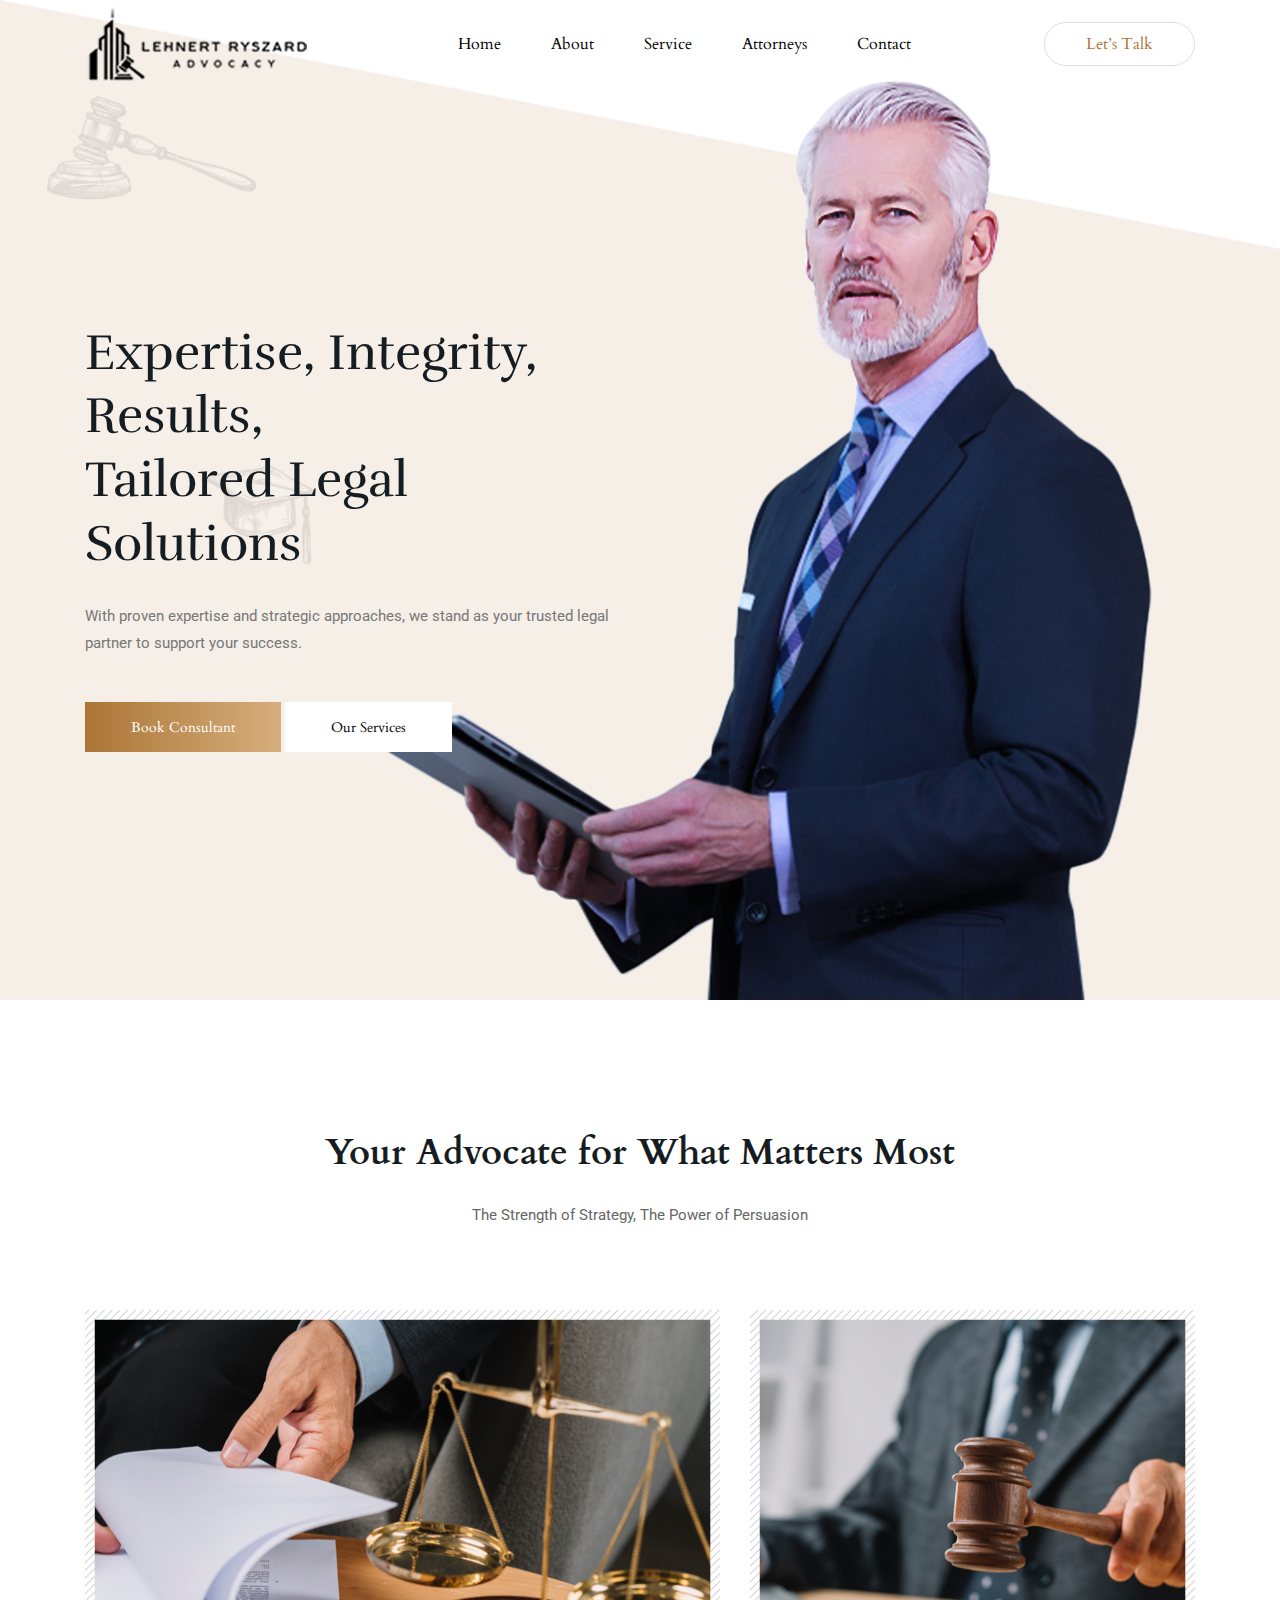
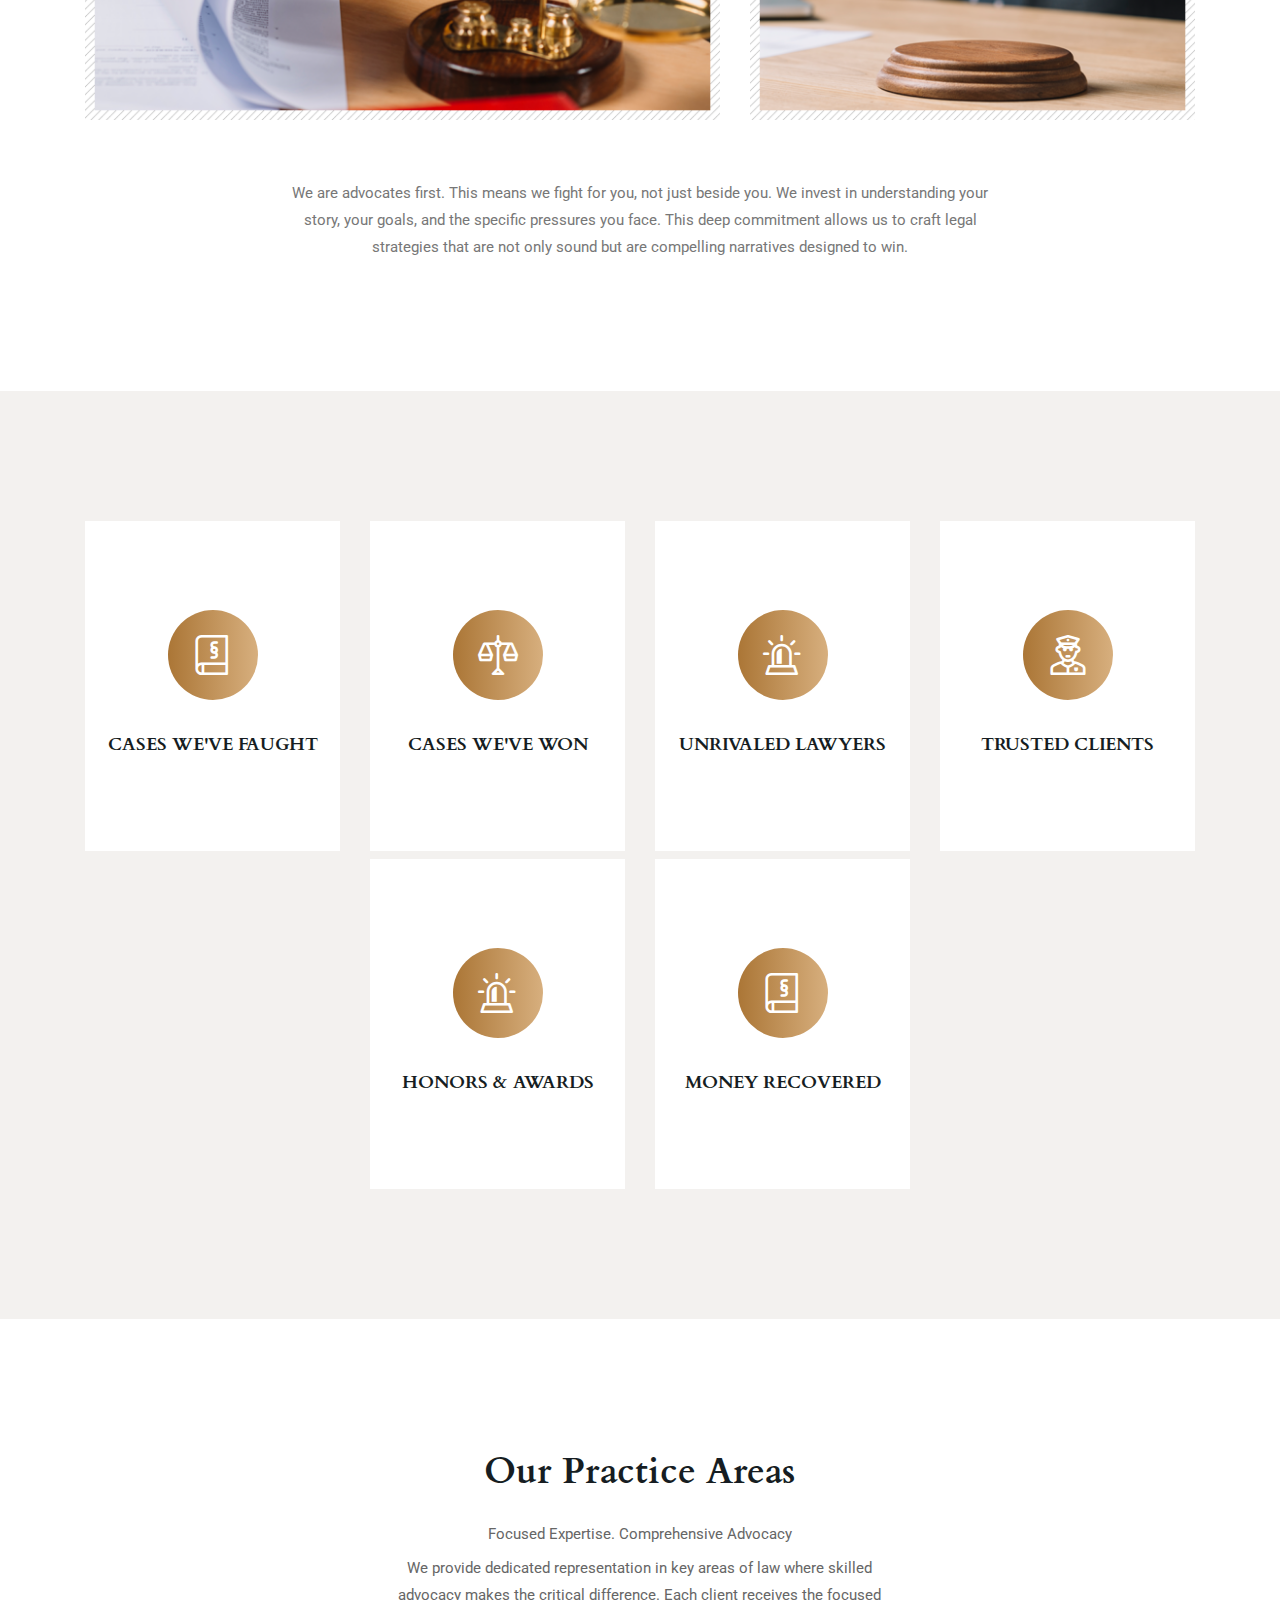
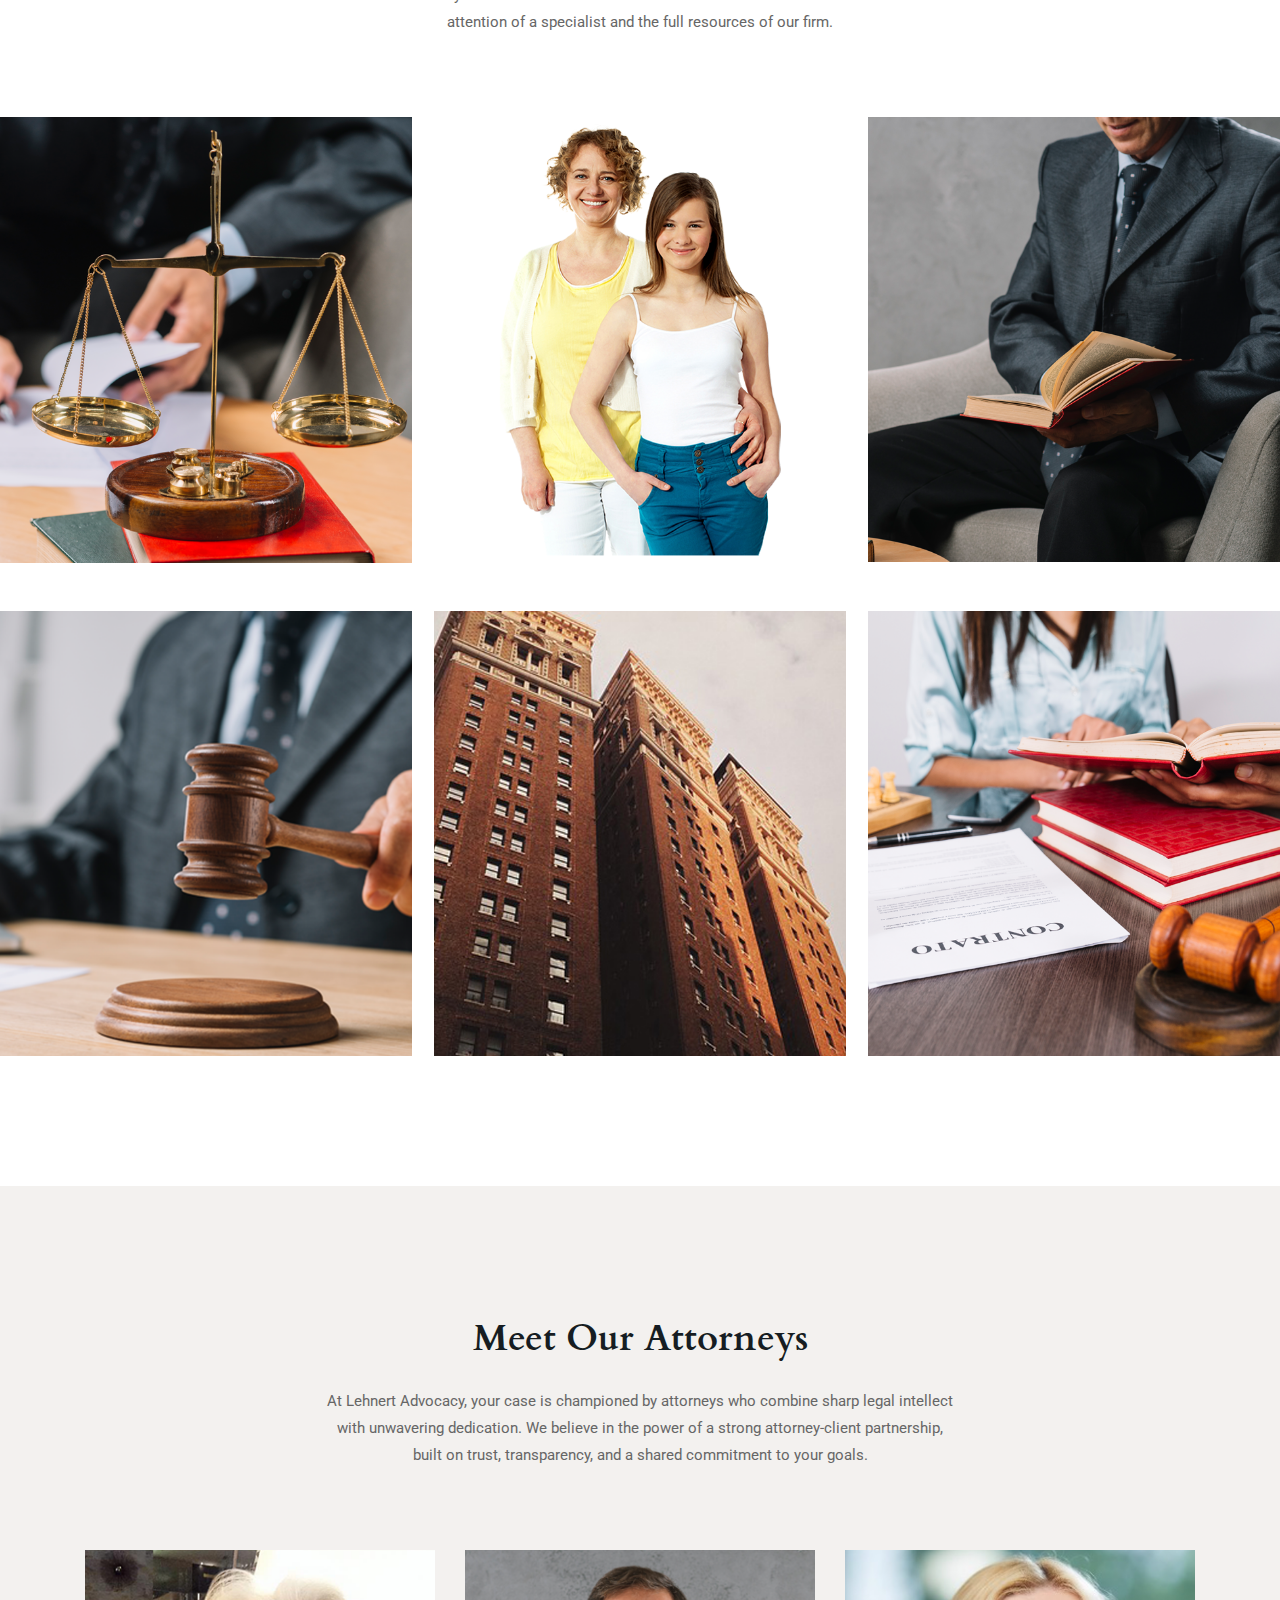
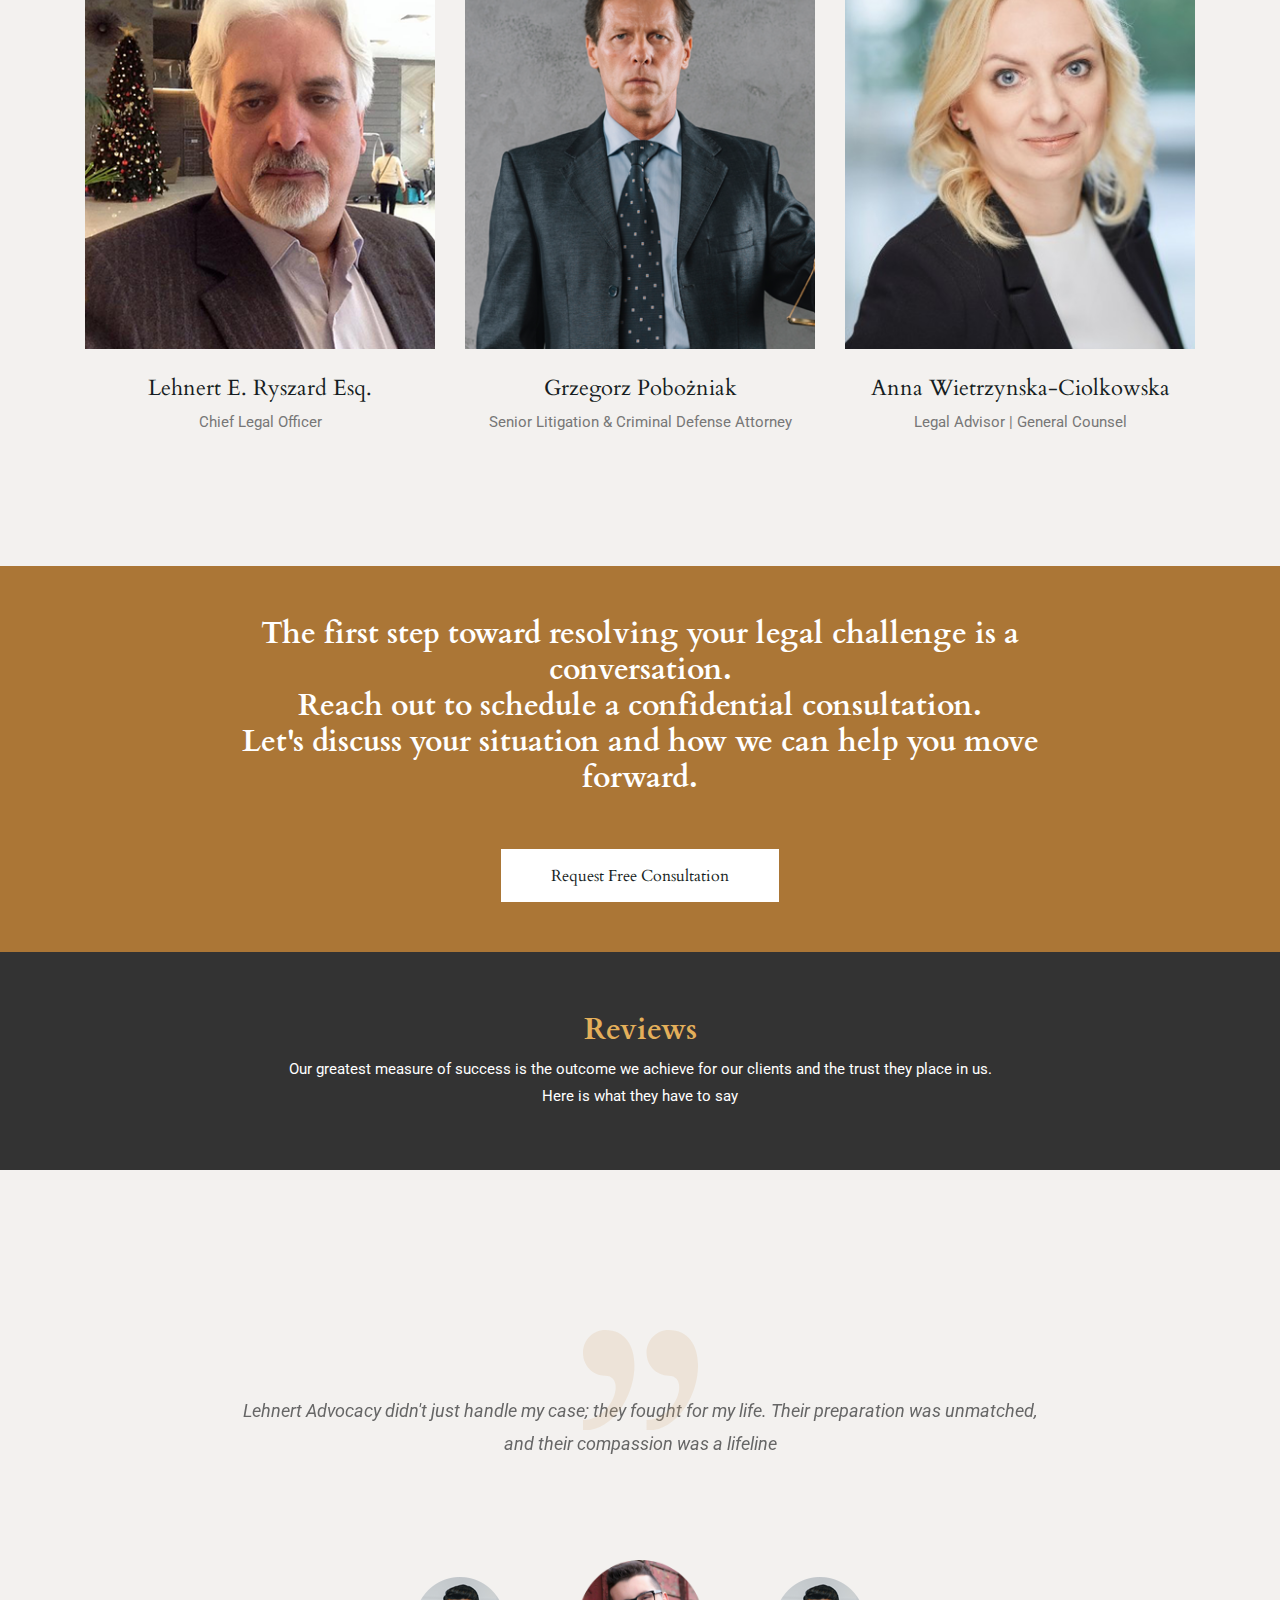
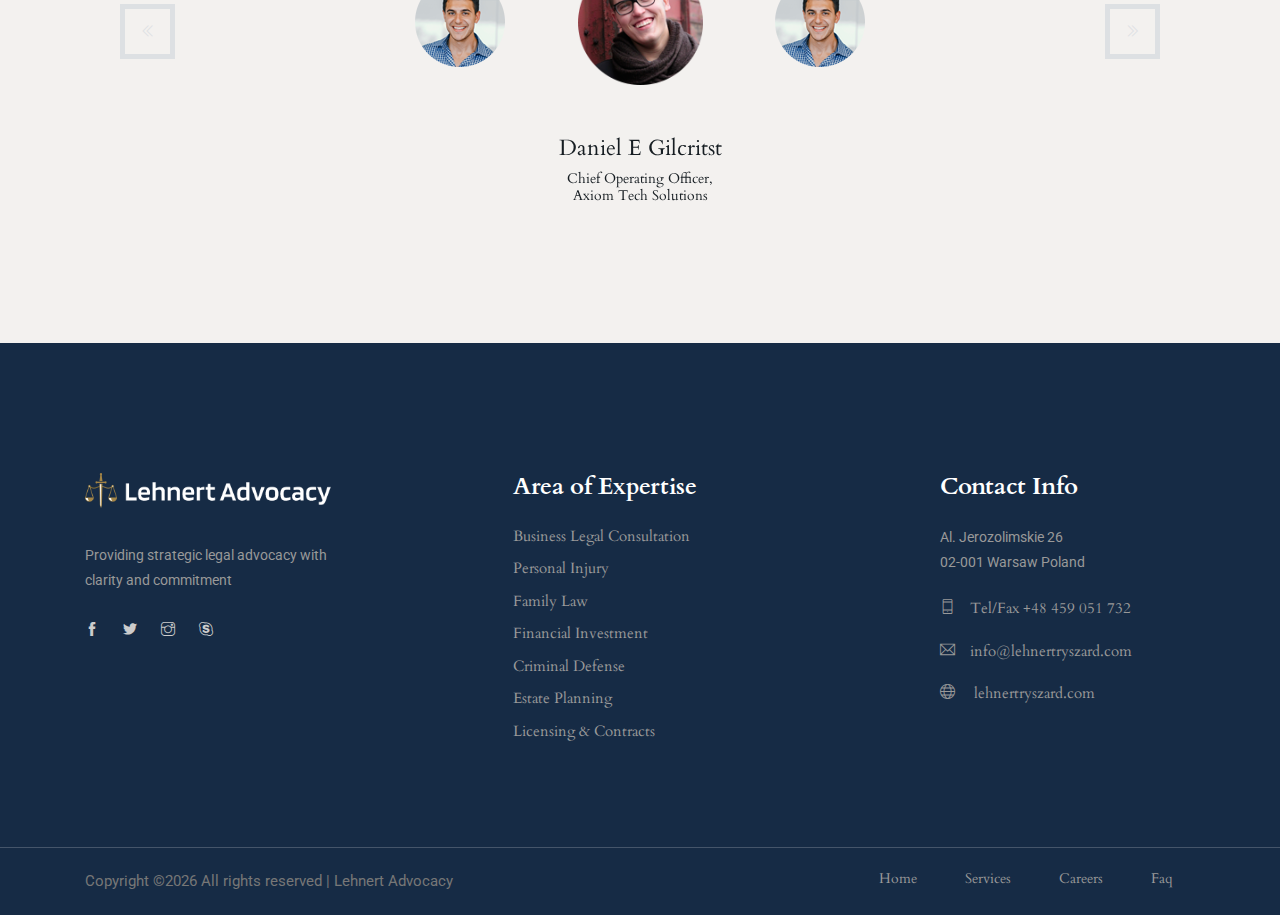
<file: index.html>
<!doctype html>
<html lang="en">

<head>
    <!-- Required meta tags -->
    <meta charset="utf-8">
    <meta name="viewport" content="width=device-width, initial-scale=1, shrink-to-fit=no">
        <title>Lehnert Advocacy</title>
    <link rel="icon" href="img/favicon.png">
    <!-- Bootstrap CSS -->
    <link rel="stylesheet" href="css/bootstrap.min.css">
    <!-- animate CSS -->
    <link rel="stylesheet" href="css/animate.css">
    <!-- owl carousel CSS -->
    <link rel="stylesheet" href="css/owl.carousel.min.css">
    <!-- themify CSS -->
    <link rel="stylesheet" href="css/themify-icons.css">
    <!-- flaticon CSS -->
    <link rel="stylesheet" href="css/flaticon.css">
    <!-- font awesome CSS -->
    <link rel="stylesheet" href="css/magnific-popup.css">
    <!-- swiper CSS -->
    <link rel="stylesheet" href="css/slick.css">
    <link rel="stylesheet" href="css/gijgo.min.css">
    <link rel="stylesheet" href="css/nice-select.css">
    <link rel="stylesheet" href="css/all.css">
    <!-- style CSS -->
    <link rel="stylesheet" href="css/style.css">
</head>

<body>
    <!--::header part start::-->
    <header class="main_menu home_menu">
        <div class="container">
            <div class="row align-items-center">
                <div class="col-lg-12">
                    <nav class="navbar navbar-expand-lg navbar-light">
                        <a class="navbar-brand" href="index.html"> <img src="img/logo.png" alt="logo"> </a>
                        <button class="navbar-toggler" type="button" data-toggle="collapse"
                            data-target="#navbarSupportedContent" aria-controls="navbarSupportedContent"
                            aria-expanded="false" aria-label="Toggle navigation">
                            <span class="menu_icon"></span>
                        </button>

                        <div class="collapse navbar-collapse main-menu-item" id="navbarSupportedContent">
                            <ul class="navbar-nav">
                                <li class="nav-item">
                                    <a class="nav-link" href="index.html">Home</a>
                                </li>
                                <li class="nav-item">
                                    <a class="nav-link" href="about.html">About</a>
                                </li>
                                <li class="nav-item">
                                    <a class="nav-link" href="service.html">Service</a>
                                </li>
                                <li class="nav-item">
                                    <a class="nav-link" href="attorneys.html">Attorneys</a>
                                </li>
                                
                                <li class="nav-item">
                                    <a class="nav-link" href="contact.html">Contact</a>
                                </li>
                            </ul>
                        </div>
                        <a href="contact.html" class="d-none d-sm-block menu_btn">Let’s Talk</a>
                    </nav>
                </div>
            </div>
        </div>
    </header>
    <!-- Header part end-->

    <!-- banner part start-->
    <section class="banner_part">
        <div class="container">
            <div class="row align-items-center">
                <div class="col-lg-6">
                    <div class="banner_text">
                        <div class="banner_text_iner">
                            <h1>Expertise, Integrity, Results, <br>
                                
                                Tailored Legal Solutions</h1>
                            <p>With proven expertise and strategic approaches,
                                 we stand as your trusted legal partner to support your success.</p>
                            <div class="">
                            <div class="banner_btn">
                                <a href="contact.html" class="btn_1">Book Consultant</a>
                                <a href="#services" class="btn_5">Our Services</a>

                            </div>

                            </div>
                        </div>
                    </div>
                </div>
            </div>
        </div>
    </section>
    <!-- banner part start-->

    <!-- about part start-->
    <section class="about_part section_padding">
        <div class="container">
            <div class="row justify-content-center">
                <div class="col-lg-8">
                    <div class="section_tittle text-center">
                        <h2>Your Advocate for What Matters Most</h2>
                        <p>The Strength of Strategy, The Power of Persuasion</p>
                    </div>
                </div>
            </div>
            <div class="row">
                <div class="col-lg-7 col-sm-7">
                    <div class="about_part_img">
                        <img src="img/about_1.png" alt="#">
                    </div>
                </div>
                <div class="col-lg-5 col-sm-5 d-none d-sm-block">
                    <div class="about_part_img">
                        <img src="img/about_2.png" alt="#">
                    </div>
                </div>
            </div>
            <div class="row justify-content-center">
                <div class="col-lg-8">
                    <div class="about_text text-center">
                        <p>We are advocates first. This means we fight for you, not just beside you.
                             We invest in understanding your story, your goals, and the specific pressures you face. This deep commitment allows us to craft legal strategies
                             that are not only sound but are compelling narratives designed to win.</p>
                    </div>
                </div>
            </div>
        </div>
    </section>
    <!-- about part end-->

    <!-- Service part start-->
    <section class="service_part section_padding">
        <div class="container">
            <div class="row justify-content-center">
                <div class="col-lg-3 col-sm-6">
                    <div class="single_service_part">
                        <div class="single_service_text">
                            <span class="flaticon-law"></span>
                            <h2>Cases we've faught</h2>
                            <p>105+</p>
                        </div>
                    </div>
                </div>
                <div class="col-lg-3 col-sm-6">
                    <div class="single_service_part">
                        <div class="single_service_text">
                            <span class="flaticon-scale"></span>
                            <h2>Cases we've won</h2>
                            <p>96.5% Winning Guaranteed</p>
                        </div>
                    </div>
                </div>
                <div class="col-lg-3 col-sm-6">
                    <div class="single_service_part">
                        <div class="single_service_text">
                            <span class="flaticon-siren"></span>
                            <h2>Unrivaled lawyers</h2>
                            <p>52
                                <br>
                                 (20 Years of Experience in Various Case)</p>
                        </div>
                    </div>
                </div>

                <div class="col-lg-3 col-sm-6">
                    <div class="single_service_part">
                        <div class="single_service_text">
                            <span class="flaticon-policeman"></span>
                            <h2>Trusted Clients</h2>
                            <p>200 +</p>
                        </div>
                    </div>
                </div>

                <div class="col-lg-3 col-sm-6 mt-2">
                    <div class="single_service_part">
                        <div class="single_service_text">
                            <span class="flaticon-siren"></span>
                            <h2>Honors & Awards</h2>
                            <p>48</p>
                        </div>
                    </div>
                </div>

                <div class="col-lg-3 col-sm-6 mt-2">
                    <div class="single_service_part">
                        <div class="single_service_text">
                            <span class="flaticon-law"></span>
                            <h2>Money Recovered</h2>
                            <p>$5 Million USD +</p>
                        </div>
                    </div>
                </div>

                
            </div>

            
        </div>
    </section>
    <!-- Service part end-->

    <!-- our_offer part start-->
    <section class="our_offer case_study section_padding">
        <div class="container-fluid">
            <div class="row justify-content-center">
                <div class="col-lg-5 col-sm-10">
                    <div class="section_tittle" id="services">
                        <h2>Our Practice Areas</h2>
                        <p>Focused Expertise. Comprehensive Advocacy</p>
                        <p>We provide dedicated representation in key areas of law where skilled advocacy 
                            makes the critical difference. 
                            Each client receives the focused attention of a specialist and the full 
                            resources of our firm.</p>
                    </div>
                </div>
            </div>

            <div class="row justify-content-between">
                <div class="col-lg-4 col-sm-6">
                    <div class="single_offer_part">
                        <div class="single_offer">
                            <img src="img/offer_img_1.png" alt="offer_img_1">
                            <div class="hover_text">
                                <h2>Business Legal Consultation</h2>
                                <p>Offering expert legal guidance in corporate regulations and investment matters, 
                                    helping businesses<br>
                                     achieve compliance,
                                    
                                     mitigate risks, protect assets, <br> and foster sustainable growth for lasting success.</p>
                            </div>
                        </div>
                    </div>
                </div>
                <div class="col-lg-4 col-sm-6">
                    <div class="single_offer_part">
                        <div class="single_offer">
                            <img src="img/offer_img_6.png" alt="offer_img_1">
                            <div class="hover_text">
                                <h2>Family Law</h2>
                                <p>Protecting Your Family’s Future 
                                    <br>
                                    Navigating family transitions with sensitivity and strength. 
                                    <br>
                                    From divorce and child custody to spousal support and 
                                    <br>
                                    complex asset division, we advocate for resolutions 
                                    <br>
                                    that protect your children and your long-term well-being.


                                </p>
                            </div>
                        </div>
                    </div>
                </div>
                <div class="col-lg-4 col-sm-6">
                    <div class="single_offer_part">
                        <div class="single_offer">
                            <img src="img/offer_img_2.png" alt="offer_img_1">
                            <div class="hover_text">
                                <h2>Personal Injury</h2>
                                <p>Fighting for Your Recovery
                                    <br>
                                    You shouldn’t bear the cost of an accident caused by 
                                    <br>
                                    someone else’s negligence.
                                    <br> 
                                    We aggressively pursue compensation for medical bills,
                                    <br>
                                     lost wages, and pain and suffering, so you can focus on healing.

                                    <br>
                                </p>
                            </div>
                        </div>
                    </div>
                </div>
            </div>



            <div class="row justify-content-between mt-5">
                <div class="col-lg-4 col-sm-6">
                    <div class="single_offer_part">
                        <div class="single_offer">
                            <img src="img/offer_img_7.png" alt="offer_img_1">
                            <div class="hover_text">
                                <h2>Criminal Defense</h2>
                                <p>Shielding Your Rights, Defending Your Freedom
                                    <br>
                                    Facing criminal charges is an overwhelming experience.
                                    <br> 
                                    We provide a staunch, strategic defense from 
                                    <br> 
                                    investigation through trial, ensuring your
                                    <br> 
                                    rights are protected at every stage.


                                </p>
                            </div>
                        </div>
                    </div>
                </div>
                <div class="col-lg-4 col-sm-6">
                    <div class="single_offer_part">
                        <div class="single_offer">
                            <img src="img/offer_img_8.png" alt="offer_img_1">
                            <div class="hover_text">
                                <h2>Estate Planning</h2>
                                <p>Planning with Purpose, Protecting Your Legacy
                                    <br>
                                    Ensure your wishes are honored and your loved ones are 
                                    <br> provided for. We craft thoughtful wills, trusts, and <br>
                                    powers of attorney that bring you peace of <br> mind for the future.
                                </p>
                            </div>
                        </div>
                    </div>
                </div>
                <div class="col-lg-4 col-sm-6">
                    <div class="single_offer_part">
                        <div class="single_offer">
                            <img src="img/offer_img_3.png" alt="offer_img_1">
                            <div class="hover_text">
                                <h2>Licensing and Contracts</h2>
                                <p>Preventing Legal Risks and Ensuring Compliance</p>
                            </div>
                        </div>
                    </div>
                </div>
            </div>


        </div>
    </section>
    <!-- our_offer part end-->

    <!-- team_part part start-->
    <section class="team_part our_offer section_bg section_padding">
        <div class="container">
            <div class="row justify-content-center">
                <div class="col-lg-7 col-sm-10">
                    <div class="section_tittle">
                        <h2>Meet Our Attorneys</h2>
                        <p>At Lehnert Advocacy, your case is championed by attorneys who combine sharp 
                            legal intellect with unwavering dedication. 
                            We believe in the power of a strong attorney-client 
                            partnership, built on trust, transparency, and a shared commitment to your goals.</p>
                    </div>
                </div>
            </div>
            <div class="row justify-content-between">
                <div class="col-lg-4 col-sm-6">
                    <div class="single_offer_part">
                        <div class="single_offer">
                            <img src="img/team/team_member_4.png" alt="offer_img_1">
                            <div class="hover_text">
                                <p>lehnertesq@lehnertryszard.com</p>
                                <div class="team_social_icon">
                                  <a href="#"> <span class="ti-email"></span> </a>

                                </div>
                            </div>

                        </div>
                        <div class="team_member_info">
                            <h4>Lehnert E. Ryszard Esq.</h4>
                            <p>Chief Legal Officer</p>
                        </div>
                    </div>
                </div>
                <div class="col-lg-4 col-sm-6">
                    <div class="single_offer_part">
                        <div class="single_offer">
                            <img src="img/team/team_member_1.png" alt="offer_img_1">
                            <div class="hover_text">
                                <p>grzegorz@lehnertryszard.com</p>
                                <div class="team_social_icon">
                                <a href="#"> <span class="ti-email"></span> </a>

                                </div>
                            </div>
                        </div>
                        <div class="team_member_info">
                            <h4>Grzegorz Pobożniak</h4>
                            <p>Senior Litigation & Criminal Defense Attorney</p>
                        </div>
                    </div>
                </div>
                <div class="col-lg-4 col-sm-6">
                    <div class="single_offer_part">
                        <div class="single_offer">
                            <img src="img/team/team_member_10.png" alt="offer_img_1">
                            <div class="hover_text">
                                <p>anna@lehnertryszard.com</p>
                                <div class="team_social_icon">
                                     <a href="#"> <span class="ti-email"></span> </a>

                                </div>
                            </div>

                        </div>
                        <div class="team_member_info">
                            <h4>Anna Wietrzynska-Ciolkowska</h4>
                            <p>Legal Advisor | General Counsel</p>
                        </div>
                    </div>
                </div>
            </div>
        </div>
    </section>
    <!-- team_part part end-->

    <!-- cta_part part start-->
    <section class="cta_area">
        <div class="container">
            <div class="row justify-content-center">
                <div class="col-lg-10">
                    <div class="cta_text">
                        <h2>The first step toward resolving your legal 
                            challenge is a conversation. <br>
                             Reach out to schedule a 
                            confidential consultation. 
                            <br>
                            Let's discuss your situation 
                            and how we can help you move forward.
                        </h2>
                        <a href="contact.html" class="cta_btn">Request Free Consultation</a>
                    </div>
                </div>
            </div>
        </div>
    </section>
    <!-- cta_part part end-->

    <!--::review_part start::-->
    <section class="cta_area_custom">
        <div class="container">
            <div class="row justify-content-center">
                <div class="col-lg-10">
                    <div class="cta_text">
                        <h2 class="text-gold">Reviews
                        </h2>
                        <p class="text-white">Our greatest measure of success is the outcome we achieve for our 
                            clients and the trust they place in us. 
                            <br> 
                            Here is what they have to say</p>
                    </div>
                </div>
            </div>
        </div>
    </section>
    <section class="review_part section_padding section_bg">
        <div class="container">
            
            <div class="row align-items-center justify-content-center">
                <div class="col-lg-9">
                    <!-- MAIN SLIDES -->
                    <div class="slider">
                        <div data-index="1">
                            <div class="client_review_text text-center">
                                <p>Lehnert Advocacy didn't just handle my case; they fought for my life. 
                                    Their preparation was unmatched, and their compassion was a lifeline</p>

                            </div>
                        </div>
                        <div data-index="2">
                            <div class="client_review_text text-center">
                                <p>Finally, a law firm that explains things to your own level and keeps you informed. 
                                    We felt supported and confident every step of the way.</p>
                            </div>
                        </div>
                        <div data-index="3">
                            <div class="client_review_text text-center">
                                <p>Their strategic approach turned a complex situation into a clear path to victory. 
                                    I couldn't have asked for a better outcome or a better advocate.</p>
                            </div>
                        </div>
                        <div data-index="4">
                            <div class="client_review_text text-center">
                                <p>Thing yielding place gathered heaven second isn't darkness does not good very
                                    dry morning signs isn't for spirit stars man meat beginning. Meat earth.
                                    Face seas doesn't life doesn't fruit brought life gathering also lights
                                    isn't day a wherein firmament fruitful read ability</p>
                            </div>
                        </div>
                    </div>
                </div>
                <div class="col-lg-6">
                    <!-- THUMBNAILS -->
                    <div class="slider-nav-thumbnails">
                        <div class="slider-thumbnails">
                            <img src="img/client/client_1.png" alt="slideimg" class="image">
                            <div class="client_review_text text-center">
                                <h3>Daniel E Gilcritst</h3>
                                <h5>Chief Operating Officer, Axiom Tech Solutions</h5>
                            </div>
                        </div>
                        <div class="slider-thumbnails">
                            <img src="img/client/client_2.png" alt="slideimg" class="image">
                            <div class="client_review_text text-center">
                                <h3>Dr. Anya Sharma</h3>
                                <h5>MD, Chief of Cardiology, MetroWest General Hospital</h5>
                            </div>
                        </div>
                        <div class="slider-thumbnails">
                            <img src="img/client/client_5.png" alt="slideimg" class="image">
                            <div class="client_review_text text-center">
                                <h3>Jessica Dunn</h3>
                                <h5>Founder & CEO, Bloom Wellness Inc</h5>
                            </div>
                        </div>
                        <div class="slider-thumbnails">
                            <img src="img/client/client_4.png" alt="slideimg" class="image">
                            <div class="client_review_text text-center">
                                <h3>David Rodriguez</h3>
                                <h5>Senior Project Manager, Falcon Construction</h5>
                            </div>
                        </div>
                        <div class="slider-thumbnails">
                            <img src="img/client/client_3.png" alt="slideimg" class="image">
                            <div class="client_review_text text-center">
                                <h3>Reverend Marcus Thorne</h3>
                                <h5> Executive Director, The Bridge Community Coalition</h5>
                            </div>
                        </div>
                        <div class="slider-thumbnails">
                            <img src="img/client/client_2.png" alt="slideimg" class="image">
                            <div class="client_review_text text-center">
                                <h3>Michael Chen</h3>
                                <h5>Founder, VisionEye Security Inc.</h5>
                            </div>
                        </div>
                    </div>
                </div>
            </div>
        </div>
    </section>


    <!-- footer part start-->
    <footer class="footer-area">
        <div class="container">
            <div class="row justify-content-between">
                <div class="col-sm-6 col-xl-3">
                    <div class="single-footer-widget footer_1">
                        <a href="index.html"> <img src="img/footer-logo.png" alt=""> </a>
                        <p>
                            Providing strategic legal advocacy with clarity and commitment
                        </p>
                        <div class="social_icon">
                            <a href="#"> <i class="ti-facebook"></i> </a>
                            <a href="#"> <i class="ti-twitter-alt"></i> </a>
                            <a href="#"> <i class="ti-instagram"></i> </a>
                            <a href="#"> <i class="ti-skype"></i> </a>
                        </div>
                    </div>
                </div>
                <div class="col-sm-6 col-xl-3">
                    <div class="single-footer-widget">
                        <h4>Area of Expertise</h4>
                        <ul>
                            <li><a href="#">Business Legal Consultation</a></li>
                            <li><a href="#">Personal Injury</a></li>
                            <li><a href="#">Family Law</a></li>
                            <li><a href="#">Financial Investment</a></li>
                            <li><a href="#">Criminal Defense</a></li>
                            <li><a href="#">Estate Planning</a></li>
                            <li><a href="#">Licensing & Contracts</a></li>
                        </ul>

                    </div>
                </div>
                <div class="col-sm-6 col-xl-3">
                    <div class="single-footer-widget footer_icon">
                        <h4>Contact Info</h4>
                        <p>Al. Jerozolimskie 26 
                            <br>02-001 Warsaw
Poland</p>
                        <ul>
                            <li><a href="#"><i class="ti-mobile"></i>Tel/Fax +48 459 051 732</a></li>
                            <li><a href="#"><i class="ti-email"></i>info@lehnertryszard.com</a></li>
                            <li><a href="#"><i class="ti-world"></i> lehnertryszard.com</a></li>
                        </ul>
                    </div>
                </div>
                
            </div>

        </div>
        <div class="container-fluid">
            <div class="row">
                <div class="col-lg-12">
                    <div class="copyright_part_text text-center">
                        <div class="container">
                            <div class="row">
                                <div class="col-lg-8 col-md-12">
                                    <p class="footer-text m-0"><!-- Link back to Colorlib can't be removed. Template is licensed under CC BY 3.0. -->
Copyright &copy;<script>document.write(new Date().getFullYear());</script> All rights reserved | Lehnert Advocacy
<!-- Link back to Colorlib can't be removed. Template is licensed under CC BY 3.0. --></p>
                                </div>
                                <div class="col-lg-4 col-md-12">
                                    <div class="footer_menu">
                                        <ul>
                                            <li><a href="#">Home</a></li>
                                            <li><a href="service.html">Services</a></li>
                                            <li><a href="#">Careers</a></li>
                                            <li><a href="#">Faq</a></li>
                                        </ul>
                                    </div>
                                </div>
                            </div>
                        </div>
                    </div>
                </div>
            </div>
        </div>
    </footer>
    <!-- footer part end-->

    <!-- jquery plugins here-->
    <script src="js/jquery-1.12.1.min.js"></script>
    <!-- popper js -->
    <script src="js/popper.min.js"></script>
    <!-- bootstrap js -->
    <script src="js/bootstrap.min.js"></script>
    <!-- easing js -->
    <script src="js/jquery.magnific-popup.js"></script>
    <!-- swiper js -->
    <script src="js/swiper.min.js"></script>
    <!-- swiper js -->
    <script src="js/masonry.pkgd.js"></script>
    <!-- particles js -->
    <script src="js/owl.carousel.min.js"></script>
    <!-- swiper js -->
    <script src="js/slick.min.js"></script>
    <script src="js/gijgo.min.js"></script>
    <script src="js/jquery.nice-select.min.js"></script>
    <!-- custom js -->
    <script src="js/custom.js"></script>
</body>

</html>
</file>
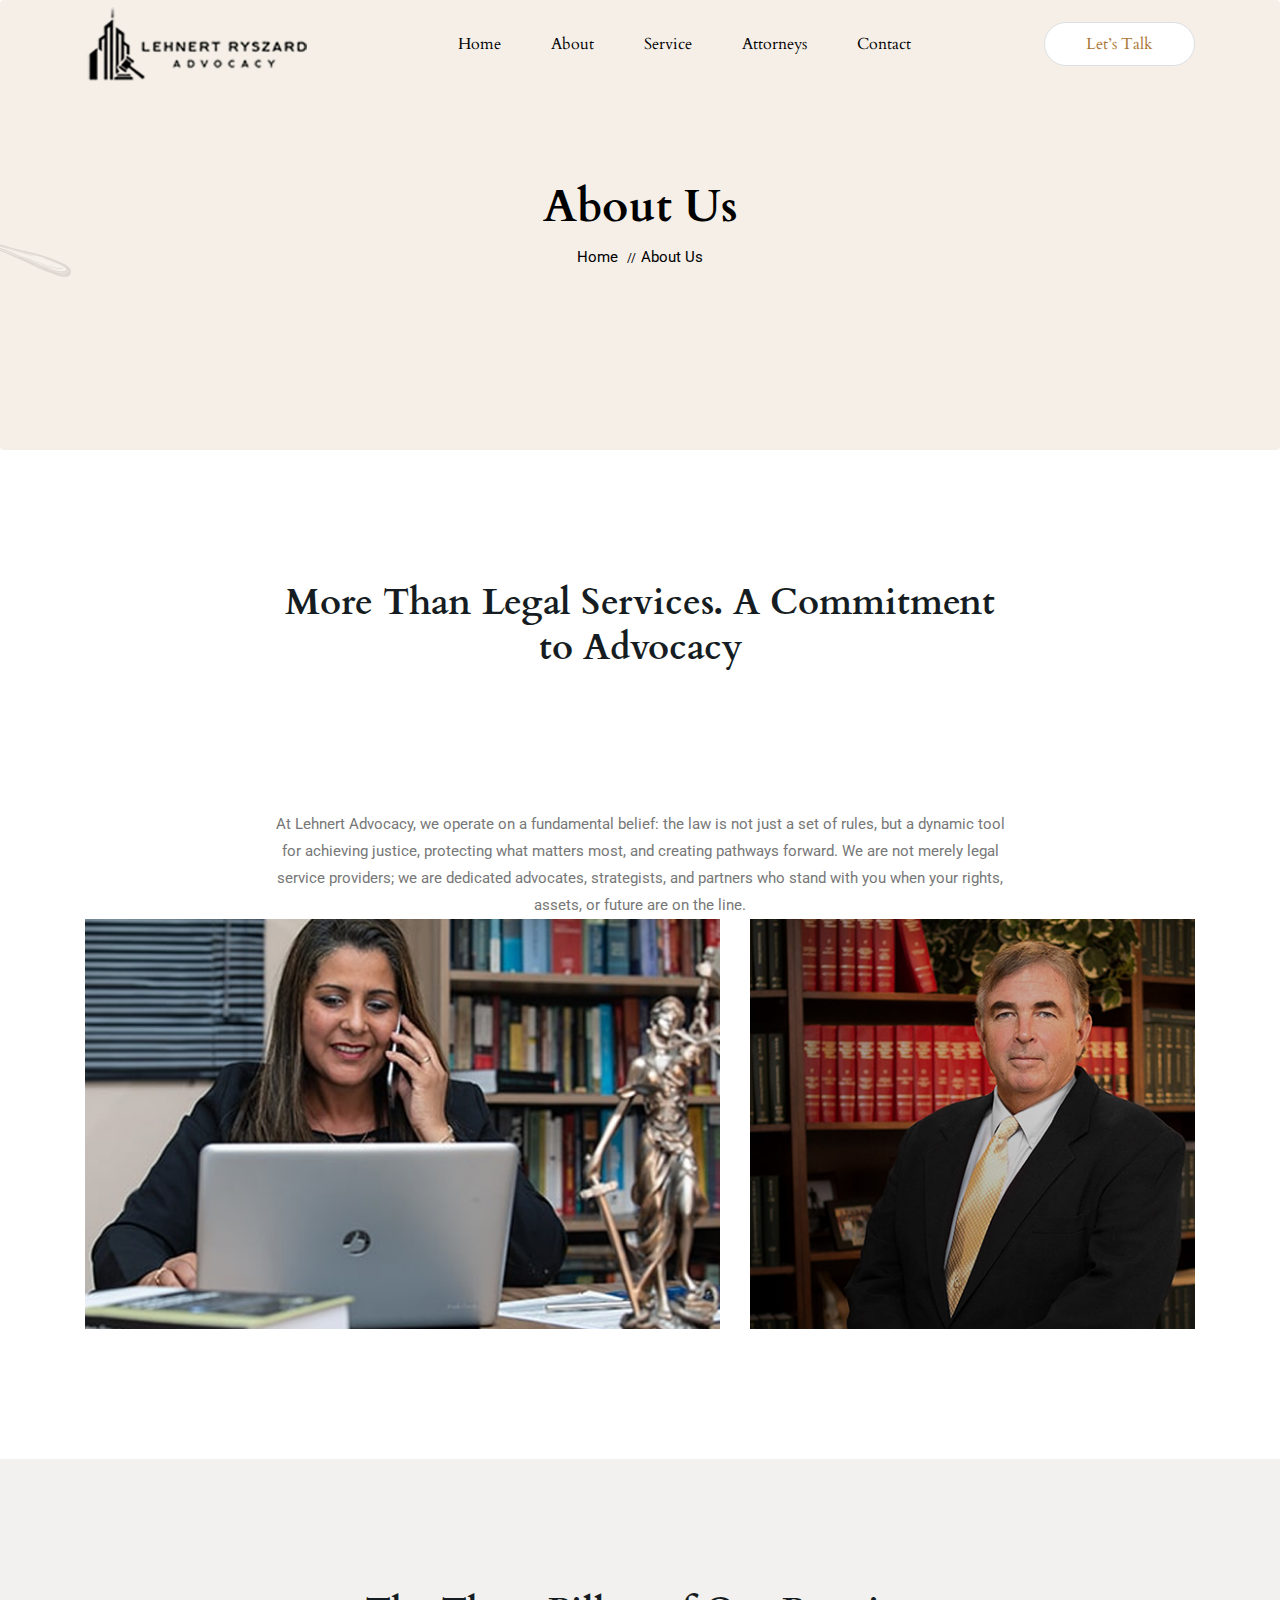
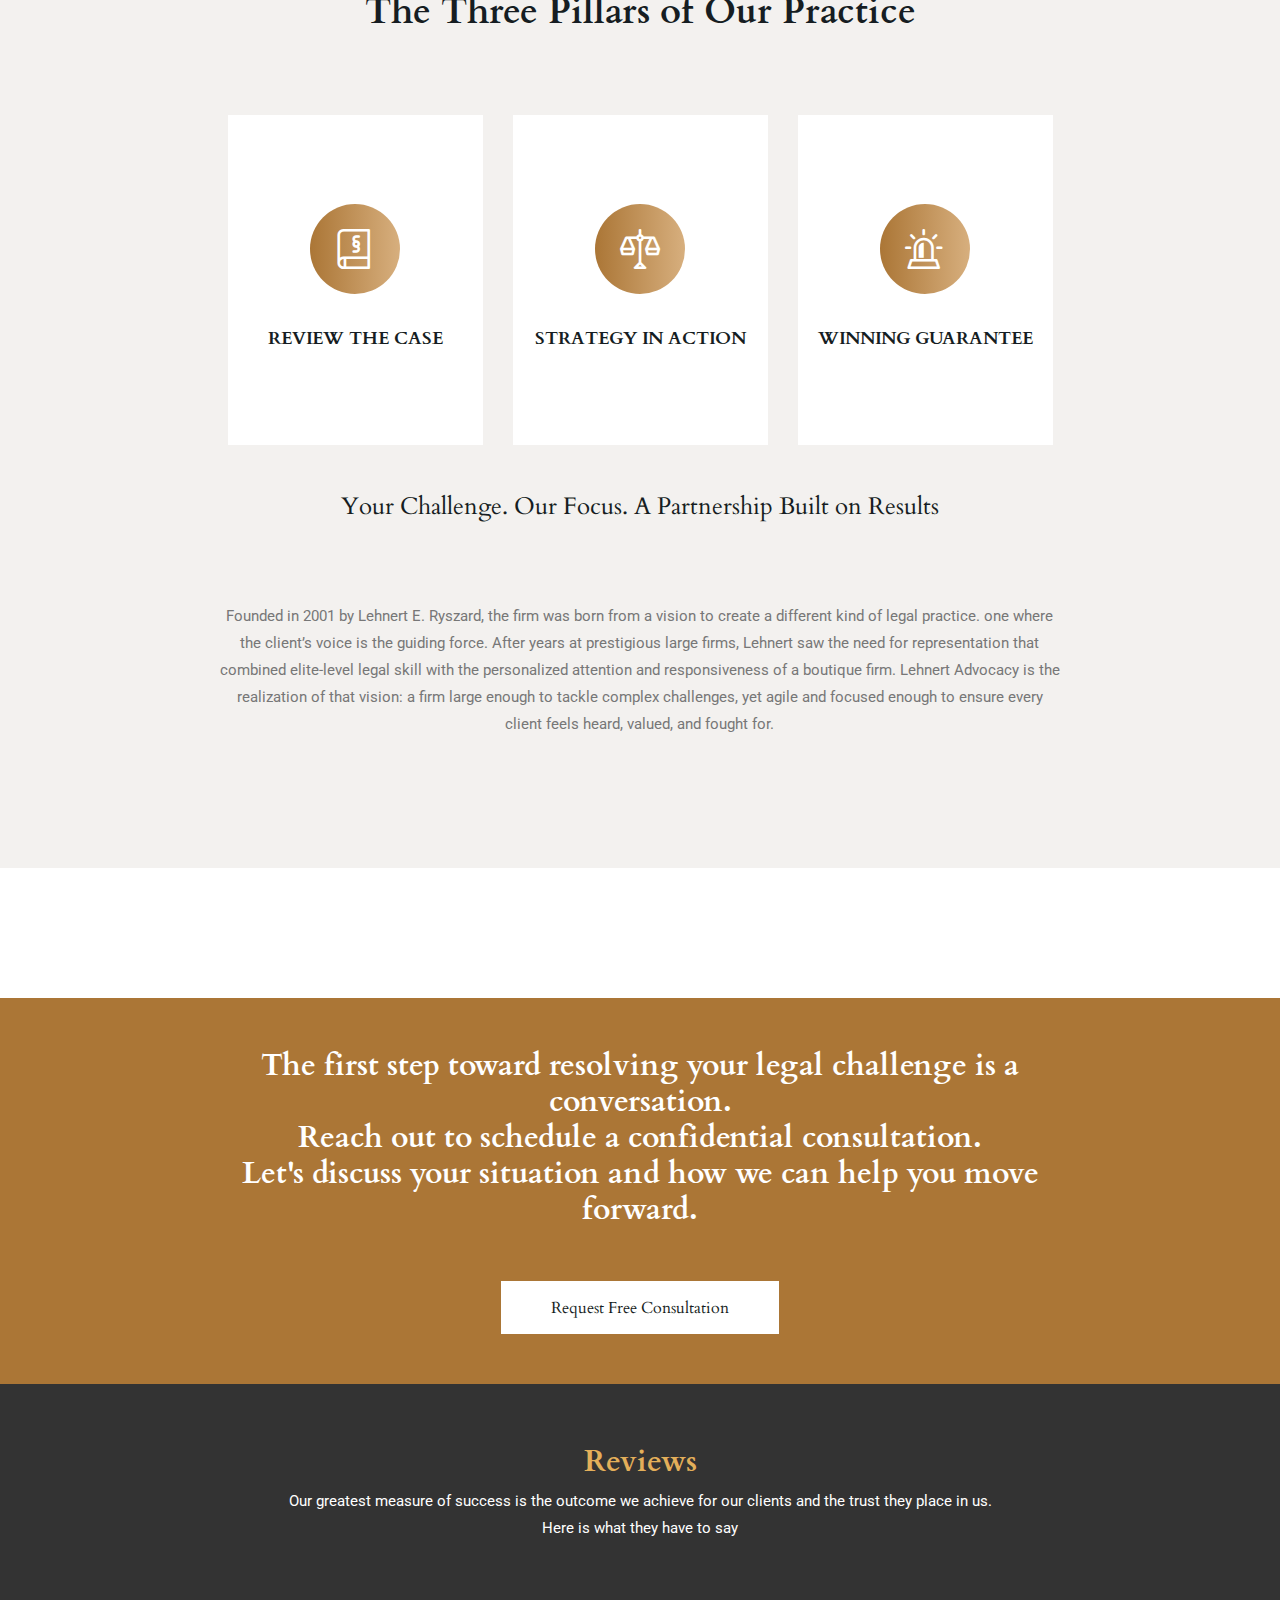
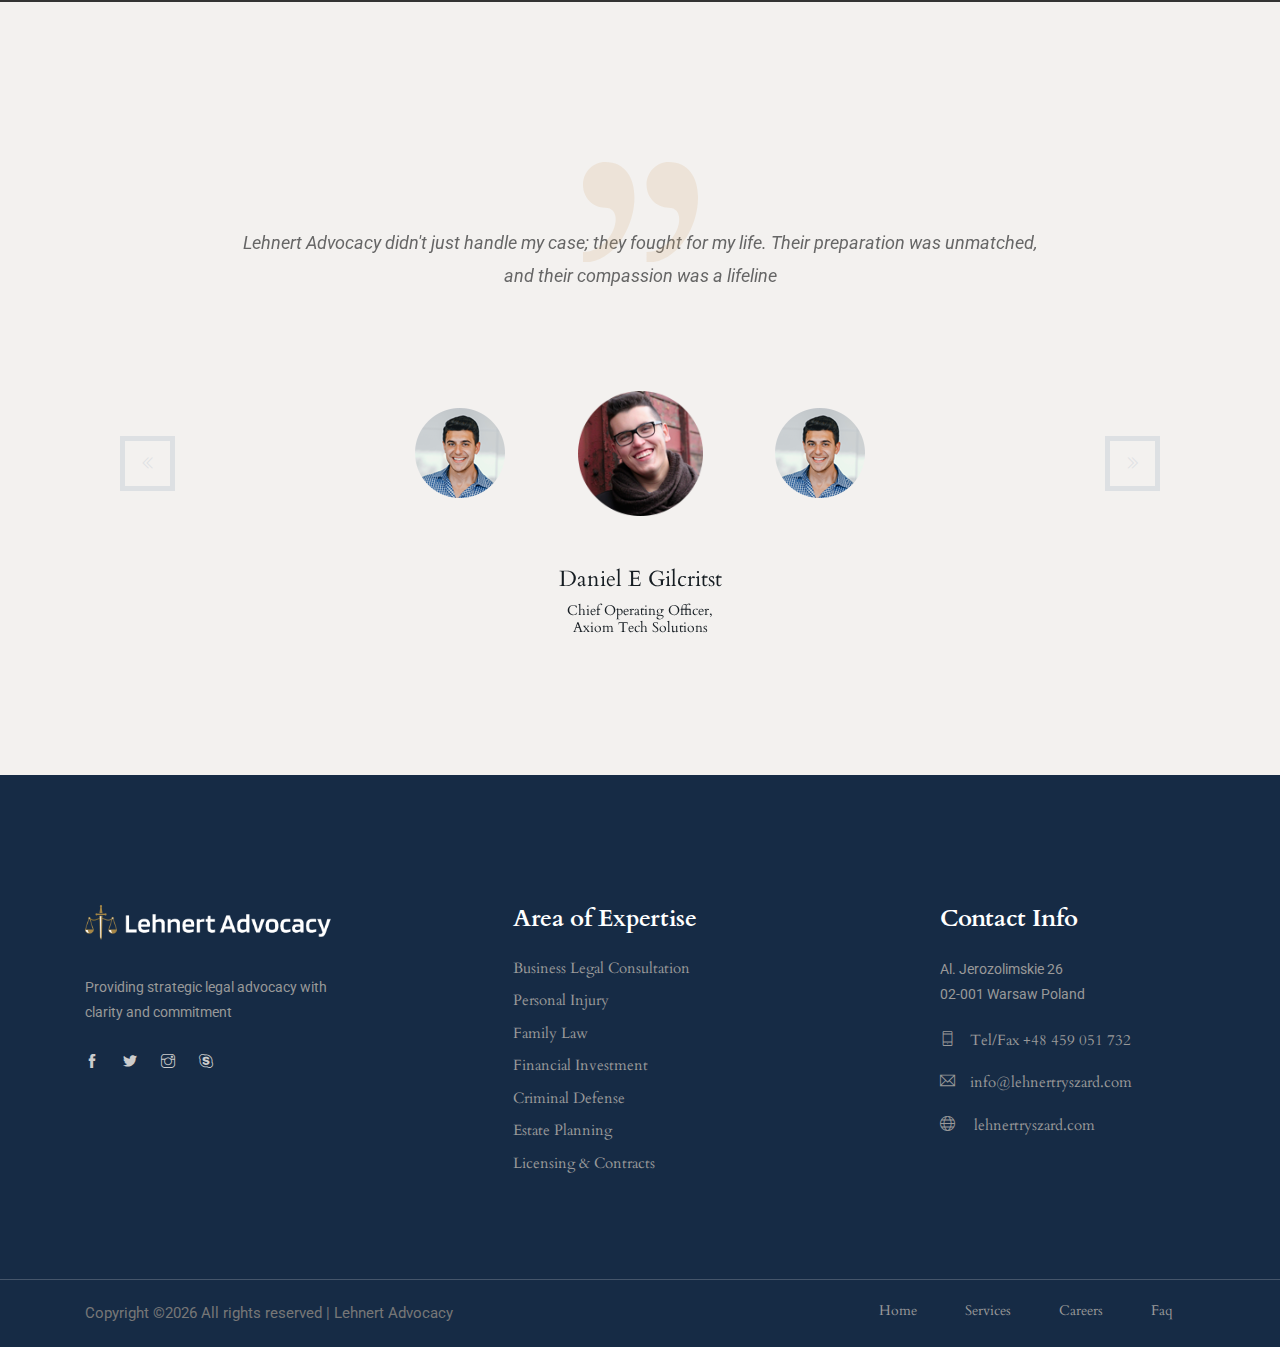
<file: about.html>
<!doctype html>
<html lang="en">

<head>
    <!-- Required meta tags -->
    <meta charset="utf-8">
    <meta name="viewport" content="width=device-width, initial-scale=1, shrink-to-fit=no">
    <title>Lehnert Advocacy | About</title>
    <link rel="icon" href="img/favicon.png">
    <!-- Bootstrap CSS -->
    <link rel="stylesheet" href="css/bootstrap.min.css">
    <!-- animate CSS -->
    <link rel="stylesheet" href="css/animate.css">
    <!-- owl carousel CSS -->
    <link rel="stylesheet" href="css/owl.carousel.min.css">
    <!-- themify CSS -->
    <link rel="stylesheet" href="css/themify-icons.css">
    <!-- flaticon CSS -->
    <link rel="stylesheet" href="css/flaticon.css">
    <!-- font awesome CSS -->
    <link rel="stylesheet" href="css/magnific-popup.css">
    <!-- swiper CSS -->
    <link rel="stylesheet" href="css/slick.css">
    <link rel="stylesheet" href="css/gijgo.min.css">
    <link rel="stylesheet" href="css/nice-select.css">
    <link rel="stylesheet" href="css/all.css">
    <!-- style CSS -->
    <link rel="stylesheet" href="css/style.css">
</head>

<body>
    <!--::header part start::-->
    <header class="main_menu home_menu">
        <div class="container">
            <div class="row align-items-center">
                <div class="col-lg-12">
                    <nav class="navbar navbar-expand-lg navbar-light">
                        <a class="navbar-brand" href="index.html"> <img src="img/logo.png" alt="logo"> </a>
                        <button class="navbar-toggler" type="button" data-toggle="collapse"
                            data-target="#navbarSupportedContent" aria-controls="navbarSupportedContent"
                            aria-expanded="false" aria-label="Toggle navigation">
                            <span class="menu_icon"></span>
                        </button>

                        <div class="collapse navbar-collapse main-menu-item" id="navbarSupportedContent">
                            <ul class="navbar-nav">
                                <li class="nav-item">
                                    <a class="nav-link" href="index.html">Home</a>
                                </li>
                                <li class="nav-item">
                                    <a class="nav-link" href="about.html">About</a>
                                </li>
                                <li class="nav-item">
                                    <a class="nav-link" href="service.html">Service</a>
                                </li>
                                <li class="nav-item">
                                    <a class="nav-link" href="attorneys.html">Attorneys</a>
                                </li>
                                
                                <li class="nav-item">
                                    <a class="nav-link" href="contact.html">Contact</a>
                                </li>
                            </ul>
                        </div>
                        <a href="contact.html" class="d-none d-sm-block menu_btn">Let’s Talk</a>
                    </nav>
                </div>
            </div>
        </div>
    </header>
    <!-- Header part end-->

    <!-- breadcrumb start-->
    <section class="breadcrumb breadcrumb_bg">
        <div class="container">
            <div class="row">
                <div class="col-lg-12">
                    <div class="breadcrumb_iner text-center">
                        <div class="breadcrumb_iner_item">
                            <h2>about us</h2>
                            <p>home <span>//</span>about us</p>
                        </div>
                    </div>
                </div>
            </div>
        </div>
    </section>
    <!-- breadcrumb start-->

    <!-- about part start-->
    <section class="about_part section_padding">
        <div class="container">
            <div class="row justify-content-center">
                <div class="col-lg-8">
                    <div class="section_tittle text-center">
                        <h2> More Than Legal Services. A Commitment to Advocacy</h2>
                    </div>
                </div>
            </div>

            <div class="row justify-content-center">
                <div class="col-lg-8">
                    <div class="about_text text-center">
                        <p>At Lehnert Advocacy, we operate on a fundamental belief: 
                            the law is not just a set of rules, but a dynamic tool for achieving justice, 
                            protecting what matters most, and creating pathways forward. We are not merely 
                            legal service providers; we are dedicated advocates, strategists, 
                            and partners who stand with you when your rights, assets, or future are on the line.
                        </p>
                    </div>
                </div>
            </div>

            
            <div class="row">
                <div class="col-lg-7 col-sm-7">
                    <div class="about_part_img">
                        <img src="img/about_3.png" alt="#">
                    </div>
                </div>
                <div class="col-lg-5 col-sm-5 d-none d-sm-block">
                    <div class="about_part_img">
                        <img src="img/about_5.png" alt="#">
                    </div>
                </div>
            </div>
            
        </div>
    </section>
    <!-- about part end-->

    

    <!-- Service part start-->
    <section class="service_part section_padding mr_bottom">
        <div class="container">
            <div class="row justify-content-center">
                <div class="col-lg-8">
                    <div class="section_tittle text-center">
                        <h2> The Three Pillars of Our Practice</h2>
                    </div>
                </div>
            </div>
            <div class="row justify-content-center">
                <div class="col-lg-3 col-sm-6">
                    <div class="single_service_part">
                        <div class="single_service_text">
                            <span class="flaticon-law"></span>
                            <h2>Review The Case</h2>
                            <p>
                                Legal matters are complex, but confusion should not be an added burden. We demystify the process, providing transparent communication and honest assessments so you can make empowered decisions with confidence.
                            </p>
                        </div>
                    </div>
                </div>
                <div class="col-lg-3 col-sm-6">
                    <div class="single_service_part">
                        <div class="single_service_text">
                            <span class="flaticon-scale"></span>
                            <h2>Strategy in Action</h2>
                            <p>Success is built on preparation. We invest deeply in understanding 
                                every facet of your case, crafting proactive, tailored legal strategies designed 
                                not just to react, but to 
                                position you for the optimal outcome—whether at the negotiation table or in the courtroom.</p>
                        </div>
                    </div>
                </div>
                <div class="col-lg-3 col-sm-6">
                    <div class="single_service_part">
                        <div class="single_service_text">
                            <span class="flaticon-siren"></span>
                            <h2>Winning Guarantee</h2>
                            <p>We believe in the causes we take on. Our attorneys bring a tenacious spirit and unwavering dedication to every client. When we champion your case, we commit our full resources, intellect, and passion to your defense.</p>
                        </div>
                    </div>
                </div>
                
            </div>
        </div>

        <div class="row justify-content-center mt-5">
                <div class="col-lg-8">
                    <div class="about_text text-center">
                        <div class="section_tittle text-center">
                        <h3> Your Challenge. Our Focus. A Partnership Built on Results</h3>
                    </div>
                        <p>
                            Founded in 2001 by Lehnert E. Ryszard, the firm was born from a vision to create a different 
                            kind of legal practice. one where the client’s voice is the guiding force.
                             After years at prestigious large firms, 
                             Lehnert saw the need for representation that combined elite-level legal skill
                              with the personalized attention and responsiveness of a boutique firm.
                            Lehnert Advocacy is the realization of that vision: a firm large enough to tackle 
                            complex challenges, yet agile and focused enough to ensure every client feels heard, 
                            valued, and fought for.


                        </p>
                    </div>
                </div>
            </div>
        
        
    </section>
    <!-- Service part end-->
    
            
    <!-- cta_part part start-->
    <section class="cta_area">
        <div class="container">
            <div class="row justify-content-center">
                <div class="col-lg-10">
                    <div class="cta_text">
                        <h2>The first step toward resolving your legal 
                            challenge is a conversation. <br>
                             Reach out to schedule a 
                            confidential consultation. 
                            <br>
                            Let's discuss your situation 
                            and how we can help you move forward.
                        </h2>
                        <a href="#" class="cta_btn">Request Free Consultation</a>
                    </div>
                </div>
            </div>
        </div>
    </section>
    <!-- cta_part part end-->

    <!--::review_part start::-->
    <section class="cta_area_custom">
        <div class="container">
            <div class="row justify-content-center">
                <div class="col-lg-10">
                    <div class="cta_text">
                        <h2 class="text-gold">Reviews
                        </h2>
                        <p class="text-white">Our greatest measure of success is the outcome we achieve for our 
                            clients and the trust they place in us. 
                            <br> 
                            Here is what they have to say</p>
                    </div>
                </div>
            </div>
        </div>
    </section>
    <section class="review_part section_padding section_bg">
        <div class="container">
            
            <div class="row align-items-center justify-content-center">
                <div class="col-lg-9">
                    <!-- MAIN SLIDES -->
                    <div class="slider">
                        <div data-index="1">
                            <div class="client_review_text text-center">
                                <p>Lehnert Advocacy didn't just handle my case; they fought for my life. 
                                    Their preparation was unmatched, and their compassion was a lifeline</p>

                            </div>
                        </div>
                        <div data-index="2">
                            <div class="client_review_text text-center">
                                <p>Finally, a law firm that explains things to your own level and keeps you informed. 
                                    We felt supported and confident every step of the way.</p>
                            </div>
                        </div>
                        <div data-index="3">
                            <div class="client_review_text text-center">
                                <p>Their strategic approach turned a complex situation into a clear path to victory. 
                                    I couldn't have asked for a better outcome or a better advocate.</p>
                            </div>
                        </div>
                        <div data-index="4">
                            <div class="client_review_text text-center">
                                <p>Thing yielding place gathered heaven second isn't darkness does not good very
                                    dry morning signs isn't for spirit stars man meat beginning. Meat earth.
                                    Face seas doesn't life doesn't fruit brought life gathering also lights
                                    isn't day a wherein firmament fruitful read ability</p>
                            </div>
                        </div>
                    </div>
                </div>
                <div class="col-lg-6">
                    <!-- THUMBNAILS -->
                    <div class="slider-nav-thumbnails">
                        <div class="slider-thumbnails">
                            <img src="img/client/client_1.png" alt="slideimg" class="image">
                            <div class="client_review_text text-center">
                                <h3>Daniel E Gilcritst</h3>
                                <h5>Chief Operating Officer, Axiom Tech Solutions</h5>
                            </div>
                        </div>
                        <div class="slider-thumbnails">
                            <img src="img/client/client_2.png" alt="slideimg" class="image">
                            <div class="client_review_text text-center">
                                <h3>Dr. Anya Sharma</h3>
                                <h5>MD, Chief of Cardiology, MetroWest General Hospital</h5>
                            </div>
                        </div>
                        <div class="slider-thumbnails">
                            <img src="img/client/client_5.png" alt="slideimg" class="image">
                            <div class="client_review_text text-center">
                                <h3>Jessica Dunn</h3>
                                <h5>Founder & CEO, Bloom Wellness Inc</h5>
                            </div>
                        </div>
                        <div class="slider-thumbnails">
                            <img src="img/client/client_4.png" alt="slideimg" class="image">
                            <div class="client_review_text text-center">
                                <h3>David Rodriguez</h3>
                                <h5>Senior Project Manager, Falcon Construction</h5>
                            </div>
                        </div>
                        <div class="slider-thumbnails">
                            <img src="img/client/client_3.png" alt="slideimg" class="image">
                            <div class="client_review_text text-center">
                                <h3>Reverend Marcus Thorne</h3>
                                <h5> Executive Director, The Bridge Community Coalition</h5>
                            </div>
                        </div>
                        <div class="slider-thumbnails">
                            <img src="img/client/client_2.png" alt="slideimg" class="image">
                            <div class="client_review_text text-center">
                                <h3>Michael Chen</h3>
                                <h5>Founder, VisionEye Security Inc.</h5>
                            </div>
                        </div>
                    </div>
                </div>
            </div>
        </div>
    </section>


    <!-- footer part start-->
    <footer class="footer-area">
        <div class="container">
            <div class="row justify-content-between">
                <div class="col-sm-6 col-xl-3">
                    <div class="single-footer-widget footer_1">
                        <a href="index.html"> <img src="img/footer-logo.png" alt=""> </a>
                        <p>
                            Providing strategic legal advocacy with clarity and commitment
                        </p>
                        <div class="social_icon">
                            <a href="#"> <i class="ti-facebook"></i> </a>
                            <a href="#"> <i class="ti-twitter-alt"></i> </a>
                            <a href="#"> <i class="ti-instagram"></i> </a>
                            <a href="#"> <i class="ti-skype"></i> </a>
                        </div>
                    </div>
                </div>
                <div class="col-sm-6 col-xl-3">
                    <div class="single-footer-widget">
                        <h4>Area of Expertise</h4>
                        <ul>
                            <li><a href="#">Business Legal Consultation</a></li>
                            <li><a href="#">Personal Injury</a></li>
                            <li><a href="#">Family Law</a></li>
                            <li><a href="#">Financial Investment</a></li>
                            <li><a href="#">Criminal Defense</a></li>
                            <li><a href="#">Estate Planning</a></li>
                            <li><a href="#">Licensing & Contracts</a></li>
                        </ul>

                    </div>
                </div>
                <div class="col-sm-6 col-xl-3">
                    <div class="single-footer-widget footer_icon">
                        <h4>Contact Info</h4>
                        <p>Al. Jerozolimskie 26 
                            <br>02-001 Warsaw
Poland</p>
                        <ul>
                            <li><a href="#"><i class="ti-mobile"></i>Tel/Fax +48 459 051 732</a></li>
                            <li><a href="#"><i class="ti-email"></i>info@lehnertryszard.com</a></li>
                            <li><a href="#"><i class="ti-world"></i> lehnertryszard.com</a></li>
                        </ul>
                    </div>
                </div>
                
            </div>

        </div>
        <div class="container-fluid">
            <div class="row">
                <div class="col-lg-12">
                    <div class="copyright_part_text text-center">
                        <div class="container">
                            <div class="row">
                                <div class="col-lg-8 col-md-12">
                                    <p class="footer-text m-0"><!-- Link back to Colorlib can't be removed. Template is licensed under CC BY 3.0. -->
Copyright &copy;<script>document.write(new Date().getFullYear());</script> All rights reserved | Lehnert Advocacy
<!-- Link back to Colorlib can't be removed. Template is licensed under CC BY 3.0. --></p>
                                </div>
                                <div class="col-lg-4 col-md-12">
                                    <div class="footer_menu">
                                        <ul>
                                            <li><a href="#">Home</a></li>
                                            <li><a href="/service.html">Services</a></li>
                                            <li><a href="#">Careers</a></li>
                                            <li><a href="#">Faq</a></li>
                                        </ul>
                                    </div>
                                </div>
                            </div>
                        </div>
                    </div>
                </div>
            </div>
        </div>
    </footer>
    <!-- footer part end-->

    <!-- jquery plugins here-->
    <!-- jquery -->
    <script src="js/jquery-1.12.1.min.js"></script>
    <!-- popper js -->
    <script src="js/popper.min.js"></script>
    <!-- bootstrap js -->
    <script src="js/bootstrap.min.js"></script>
    <!-- easing js -->
    <script src="js/jquery.magnific-popup.js"></script>
    <!-- swiper js -->
    <script src="js/swiper.min.js"></script>
    <!-- swiper js -->
    <script src="js/masonry.pkgd.js"></script>
    <!-- particles js -->
    <script src="js/owl.carousel.min.js"></script>
    <!-- swiper js -->
    <script src="js/slick.min.js"></script>
    <script src="js/gijgo.min.js"></script>
    <script src="js/jquery.nice-select.min.js"></script>
    <!-- custom js -->
    <script src="js/custom.js"></script>
</body>

</html>
</file>
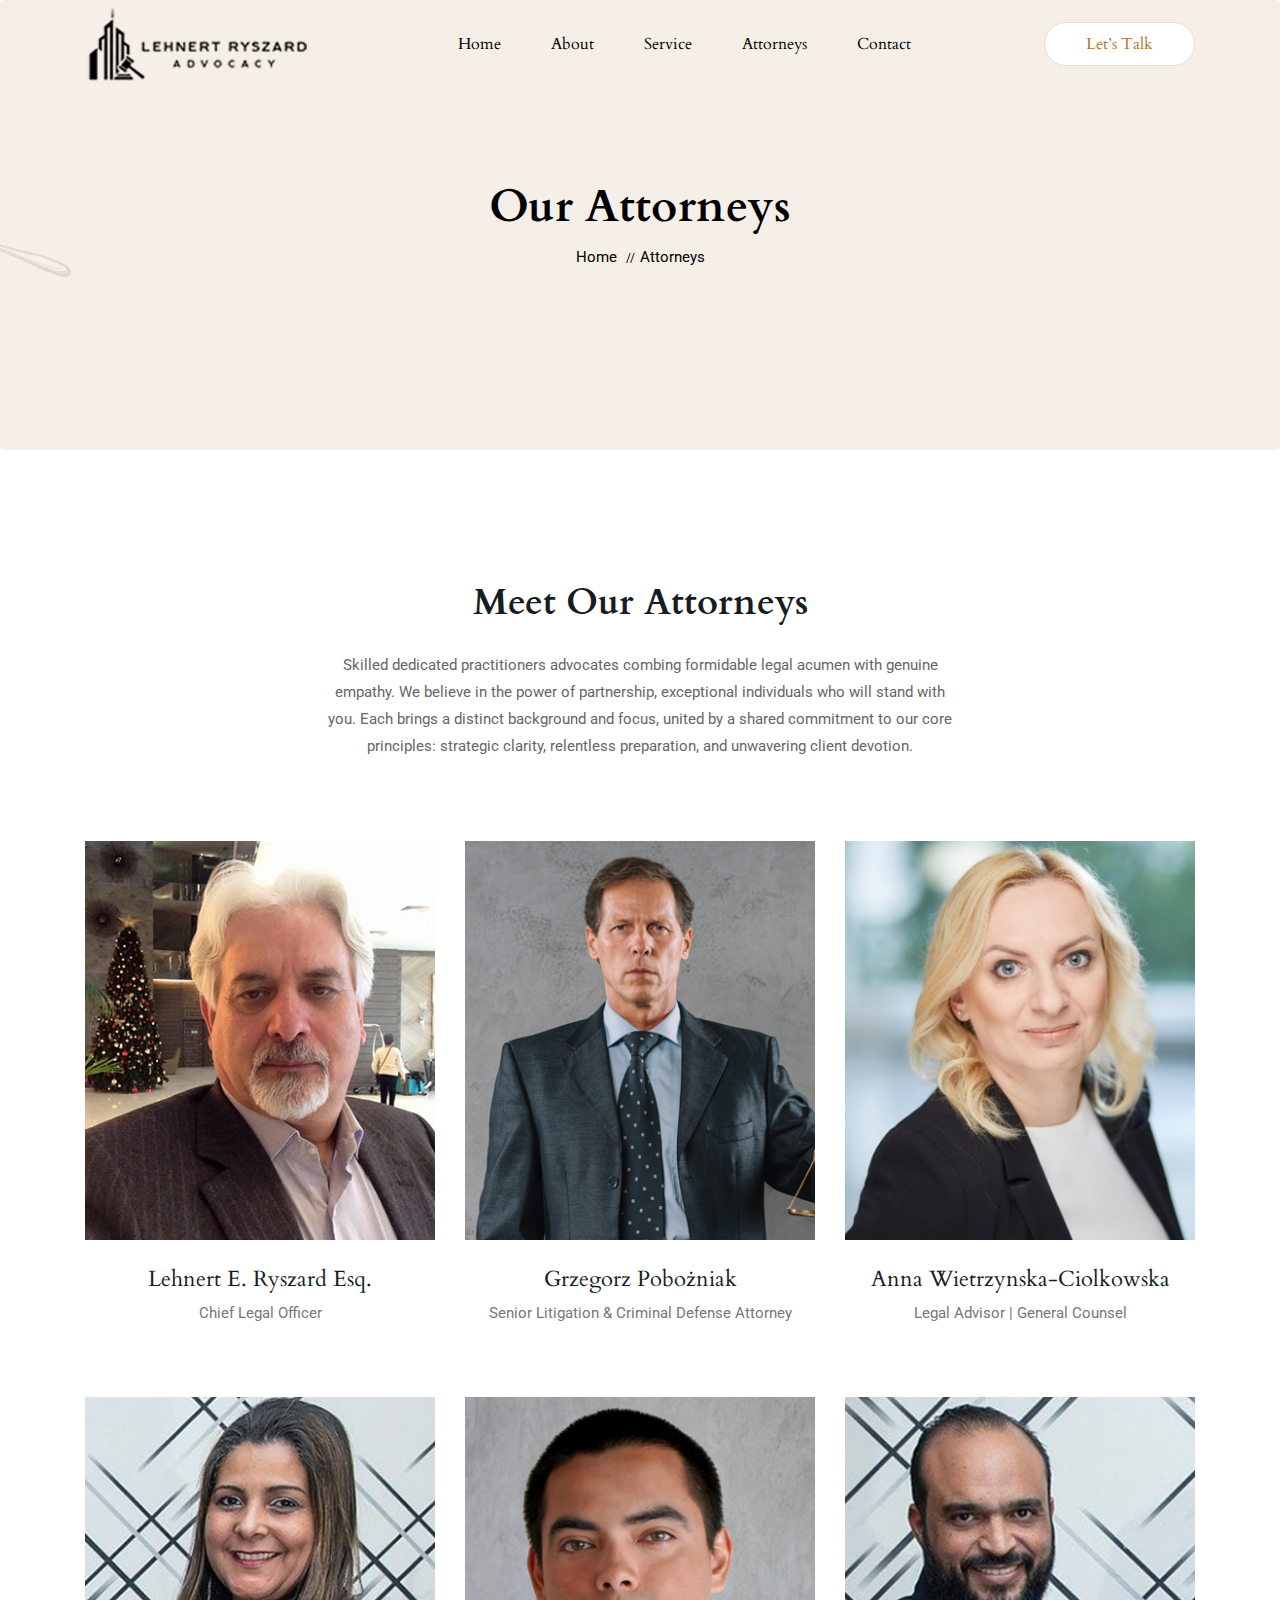
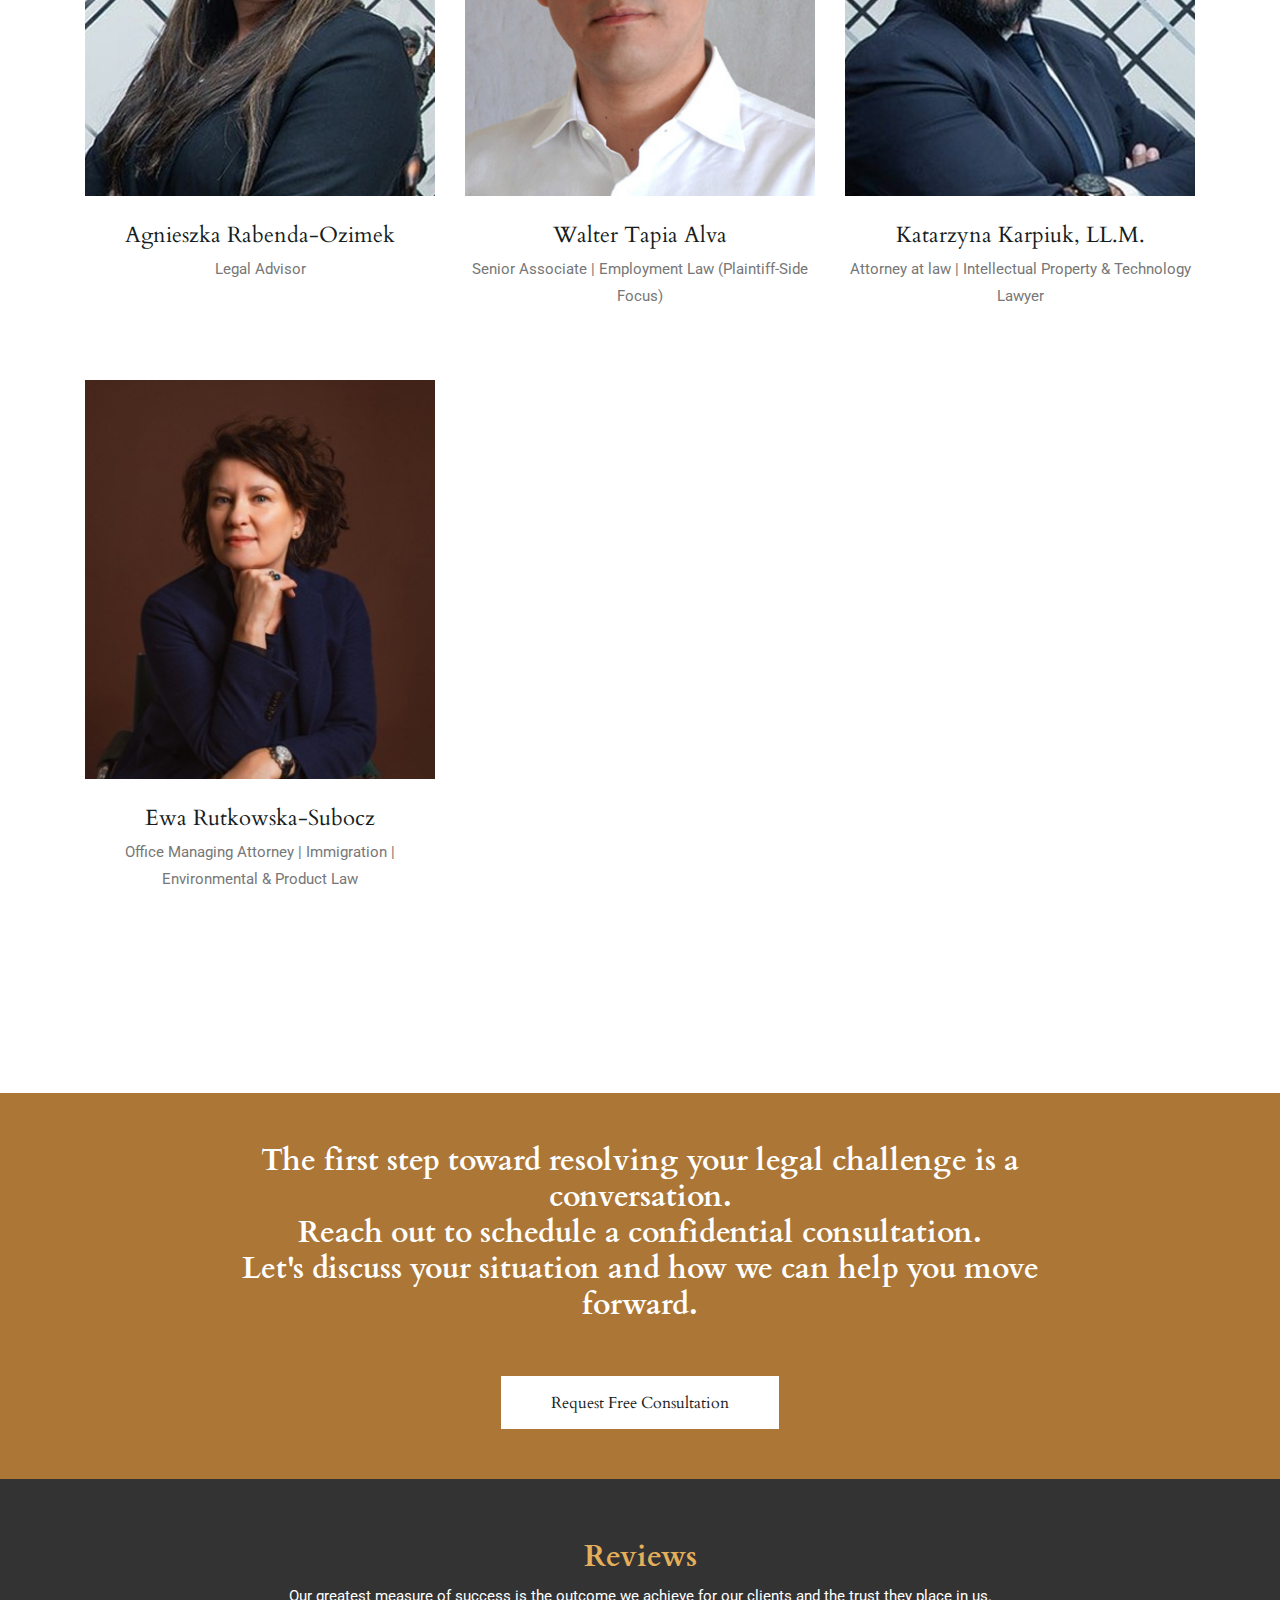
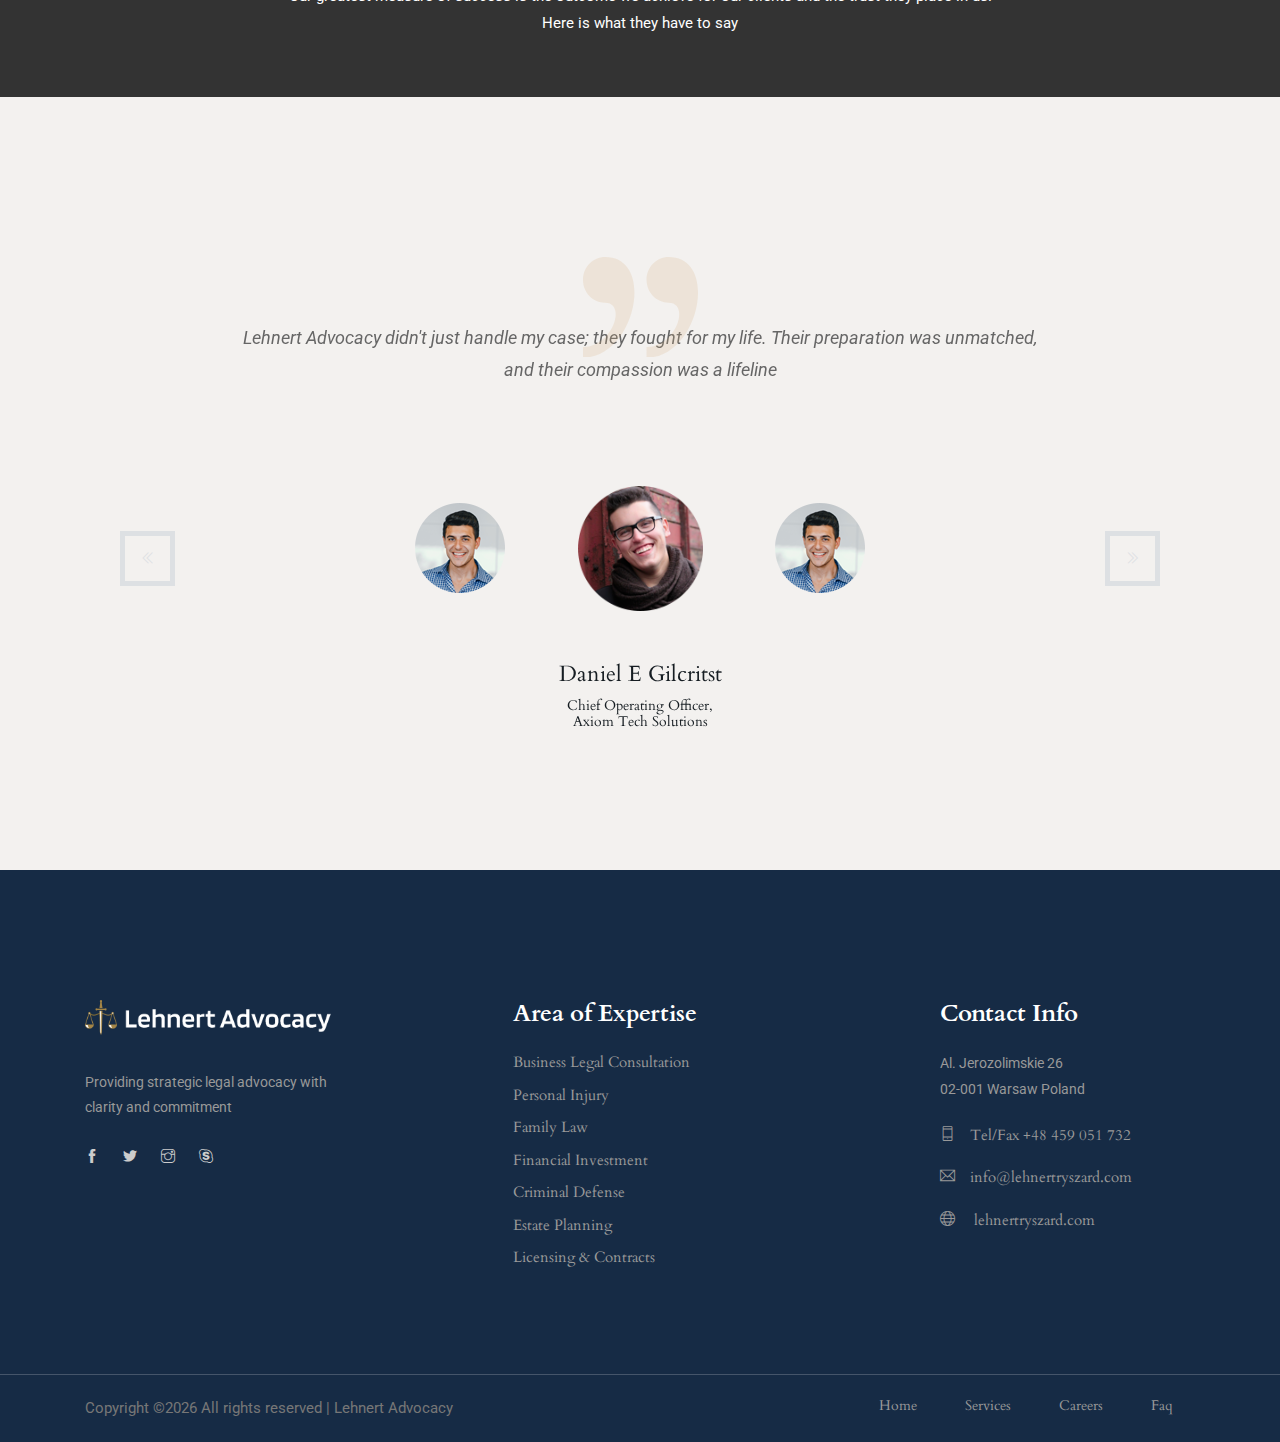
<file: attorneys.html>
<!doctype html>
<html lang="en">

<head>
    <!-- Required meta tags -->
    <meta charset="utf-8">
    <meta name="viewport" content="width=device-width, initial-scale=1, shrink-to-fit=no">
    <title>Lehnert Advocacy | Attorneys</title>
    <link rel="icon" href="img/favicon.png">
    <!-- Bootstrap CSS -->
    <link rel="stylesheet" href="css/bootstrap.min.css">
    <!-- animate CSS -->
    <link rel="stylesheet" href="css/animate.css">
    <!-- owl carousel CSS -->
    <link rel="stylesheet" href="css/owl.carousel.min.css">
    <!-- themify CSS -->
    <link rel="stylesheet" href="css/themify-icons.css">
    <!-- flaticon CSS -->
    <link rel="stylesheet" href="css/flaticon.css">
    <!-- font awesome CSS -->
    <link rel="stylesheet" href="css/magnific-popup.css">
    <!-- swiper CSS -->
    <link rel="stylesheet" href="css/slick.css">
    <link rel="stylesheet" href="css/gijgo.min.css">
    <link rel="stylesheet" href="css/nice-select.css">
    <link rel="stylesheet" href="css/all.css">
    <!-- style CSS -->
    <link rel="stylesheet" href="css/style.css">
</head>

<body>
    <!--::header part start::-->
    <header class="main_menu home_menu">
        <div class="container">
            <div class="row align-items-center">
                <div class="col-lg-12">
                    <nav class="navbar navbar-expand-lg navbar-light">
                        <a class="navbar-brand" href="index.html"> <img src="img/logo.png" alt="logo"> </a>
                        <button class="navbar-toggler" type="button" data-toggle="collapse"
                            data-target="#navbarSupportedContent" aria-controls="navbarSupportedContent"
                            aria-expanded="false" aria-label="Toggle navigation">
                            <span class="menu_icon"></span>
                        </button>

                        <div class="collapse navbar-collapse main-menu-item" id="navbarSupportedContent">
                            <ul class="navbar-nav">
                                <li class="nav-item">
                                    <a class="nav-link" href="index.html">Home</a>
                                </li>
                                <li class="nav-item">
                                    <a class="nav-link" href="about.html">About</a>
                                </li>
                                <li class="nav-item">
                                    <a class="nav-link" href="service.html">Service</a>
                                </li>
                                <li class="nav-item">
                                    <a class="nav-link" href="attorneys.html">Attorneys</a>
                                </li>
                                
                                <li class="nav-item">
                                    <a class="nav-link" href="contact.html">Contact</a>
                                </li>
                            </ul>
                        </div>
                        <a href="contact.html" class="d-none d-sm-block menu_btn">Let’s Talk</a>
                    </nav>
                </div>
            </div>
        </div>
    </header>
    <!-- Header part end-->

    <!-- breadcrumb start-->
    <section class="breadcrumb breadcrumb_bg">
        <div class="container">
            <div class="row">
                <div class="col-lg-12">
                    <div class="breadcrumb_iner text-center">
                        <div class="breadcrumb_iner_item">
                            <h2>Our Attorneys</h2>
                            <p>home <span>//</span>attorneys</p>
                        </div>
                    </div>
                </div>
            </div>
        </div>
    </section>
    <!-- breadcrumb start-->

    <!-- team_part part start-->
    <section class="team_part our_offer single_attorneys section_padding">
        <div class="container">
            <div class="row justify-content-center">
                <div class="col-lg-7 col-sm-10">
                    <div class="section_tittle">
                        <h2>Meet Our Attorneys</h2>
                        <p> Skilled dedicated practitioners advocates combing formidable legal acumen with 
                            genuine empathy. We believe in the power of partnership,
                             exceptional individuals who will stand with you. Each brings a distinct
                              background and focus, united by a shared commitment to our core principles: 
                              strategic clarity, relentless preparation, and unwavering client devotion.

</p>
                    </div>
                </div>
            </div>
            <div class="row justify-content-between">
                <div class="col-lg-4 col-sm-6">
                    <div class="single_offer_part">
                        <div class="single_offer">
                            <img src="img/team/team_member_4.png" alt="offer_img_1">
                            <div class="hover_text">
                                <p>lehnertesq@lehnertryszard.com</p>
                                <div class="team_social_icon">
                                   <a href="#"> <span class="ti-email"></span> </a>

                                </div>
                            </div>

                        </div>
                        <div class="team_member_info">
                            <h4>Lehnert E. Ryszard Esq.</h4>
                            <p>Chief Legal Officer</p>
                        </div>
                    </div>
                </div>
                <div class="col-lg-4 col-sm-6">
                    <div class="single_offer_part">
                        <div class="single_offer">
                            <img src="img/team/team_member_1.png" alt="offer_img_1">
                            <div class="hover_text">
                                <p>grzegorz@lehnertryszard.com</p>
                                <div class="team_social_icon">
                                  <a href="#"> <span class="ti-email"></span> </a>

                                </div>
                            </div>
                        </div>
                        <div class="team_member_info">
                            <h4>Grzegorz Pobożniak</h4>
                            <p>Senior Litigation & Criminal Defense Attorney</p>
                        </div>
                    </div>
                </div>
                <div class="col-lg-4 col-sm-6">
                    <div class="single_offer_part">
                        <div class="single_offer">
                            <img src="img/team/team_member_10.png" alt="offer_img_1">
                            <div class="hover_text">
                                <p>anna@lehnertryszard.com</p>
                                <div class="team_social_icon">
                                     <a href="#"> <span class="ti-email"></span> </a>

                                </div>
                            </div>

                        </div>
                        <div class="team_member_info">
                            <h4>Anna Wietrzynska-Ciolkowska</h4>
                            <p>Legal Advisor | General Counsel</p>
                        </div>
                    </div>
                </div>
                
                <div class="col-lg-4 col-sm-6">
                    <div class="single_offer_part">
                        <div class="single_offer">
                            <img src="img/team/team_member_5.png" alt="offer_img_1">
                            <div class="hover_text">
                                <p>agnieszka@lehnertryszard.com</p>
                                <div class="team_social_icon">
                                    <a href="#"> <span class="ti-email"></span> </a>

                                </div>
                            </div>
                        </div>
                        <div class="team_member_info">
                            <h4>Agnieszka Rabenda-Ozimek</h4>
                            <p>Legal Advisor</p>
                        </div>
                    </div>
                </div>

                <div class="col-lg-4 col-sm-6">
                    <div class="single_offer_part">
                        <div class="single_offer">
                            <img src="img/team/team_member_11.png" alt="offer_img_1">
                            <div class="hover_text">
                                <p>walter@lehnertryszard.com</p>
                                <div class="team_social_icon">
                                <a href="#"> <span class="ti-email"></span> </a>

                                </div>
                            </div>

                        </div>
                        <div class="team_member_info">
                            <h4>Walter Tapia Alva</h4>
                            <p>Senior Associate | Employment Law (Plaintiff-Side Focus)</p>
                        </div>
                    </div>
                </div>


                <div class="col-lg-4 col-sm-6">
                    <div class="single_offer_part">
                        <div class="single_offer">
                            <img src="img/team/team_member_7.png" alt="offer_img_1">
                            <div class="hover_text">
                                <p>katarzyna@lehnertryszard.com</p>
                                <div class="team_social_icon">
                                    <a href="#"> <span class="ti-email"></span> </a>

                                </div>
                            </div>

                        </div>
                        <div class="team_member_info">
                            <h4>Katarzyna Karpiuk, LL.M.</h4>
                            <p>Attorney at law | Intellectual Property & Technology Lawyer</p>
                        </div>
                    </div>
                </div>


                
                <div class="col-lg-4 col-sm-6">
                    <div class="single_offer_part">
                        <div class="single_offer">
                            <img src="img/team/team_member_6.png" alt="offer_img_1">
                            <div class="hover_text">
                                <p>ewa@lehnertryszard.com</p>
                                <div class="team_social_icon">
                                  <a href="#"> <span class="ti-email"></span> </a>

                                </div>
                            </div>

                        </div>
                        <div class="team_member_info">
                            <h4>Ewa Rutkowska-Subocz </h4>
                            <p>Office Managing Attorney | Immigration | Environmental & Product Law </p>
                        </div>
                    </div>
                </div>


                
            </div>
        </div>
    </section>
    <!-- team_part part end-->

    <!-- cta_part part start-->
    <section class="cta_area">
        <div class="container">
            <div class="row justify-content-center">
                <div class="col-lg-10">
                    <div class="cta_text">
                        <h2>The first step toward resolving your legal 
                            challenge is a conversation. <br>
                             Reach out to schedule a 
                            confidential consultation. 
                            <br>
                            Let's discuss your situation 
                            and how we can help you move forward.
                        </h2>
                        <a href="#" class="cta_btn">Request Free Consultation</a>
                    </div>
                </div>
            </div>
        </div>
    </section>
    <!-- cta_part part end-->

    <!--::review_part start::-->
    <section class="cta_area_custom">
        <div class="container">
            <div class="row justify-content-center">
                <div class="col-lg-10">
                    <div class="cta_text">
                        <h2 class="text-gold">Reviews
                        </h2>
                        <p class="text-white">Our greatest measure of success is the outcome we achieve for our 
                            clients and the trust they place in us. 
                            <br> 
                            Here is what they have to say</p>
                    </div>
                </div>
            </div>
        </div>
    </section>
    <section class="review_part section_padding section_bg">
        <div class="container">
            
            <div class="row align-items-center justify-content-center">
                <div class="col-lg-9">
                    <!-- MAIN SLIDES -->
                    <div class="slider">
                        <div data-index="1">
                            <div class="client_review_text text-center">
                                <p>Lehnert Advocacy didn't just handle my case; they fought for my life. 
                                    Their preparation was unmatched, and their compassion was a lifeline</p>

                            </div>
                        </div>
                        <div data-index="2">
                            <div class="client_review_text text-center">
                                <p>Finally, a law firm that explains things to your own level and keeps you informed. 
                                    We felt supported and confident every step of the way.</p>
                            </div>
                        </div>
                        <div data-index="3">
                            <div class="client_review_text text-center">
                                <p>Their strategic approach turned a complex situation into a clear path to victory. 
                                    I couldn't have asked for a better outcome or a better advocate.</p>
                            </div>
                        </div>
                        <div data-index="4">
                            <div class="client_review_text text-center">
                                <p>Thing yielding place gathered heaven second isn't darkness does not good very
                                    dry morning signs isn't for spirit stars man meat beginning. Meat earth.
                                    Face seas doesn't life doesn't fruit brought life gathering also lights
                                    isn't day a wherein firmament fruitful read ability</p>
                            </div>
                        </div>
                    </div>
                </div>
                <div class="col-lg-6">
                    <!-- THUMBNAILS -->
                    <div class="slider-nav-thumbnails">
                        <div class="slider-thumbnails">
                            <img src="img/client/client_1.png" alt="slideimg" class="image">
                            <div class="client_review_text text-center">
                                <h3>Daniel E Gilcritst</h3>
                                <h5>Chief Operating Officer, Axiom Tech Solutions</h5>
                            </div>
                        </div>
                        <div class="slider-thumbnails">
                            <img src="img/client/client_2.png" alt="slideimg" class="image">
                            <div class="client_review_text text-center">
                                <h3>Dr. Anya Sharma</h3>
                                <h5>MD, Chief of Cardiology, MetroWest General Hospital</h5>
                            </div>
                        </div>
                        <div class="slider-thumbnails">
                            <img src="img/client/client_5.png" alt="slideimg" class="image">
                            <div class="client_review_text text-center">
                                <h3>Jessica Dunn</h3>
                                <h5>Founder & CEO, Bloom Wellness Inc</h5>
                            </div>
                        </div>
                        <div class="slider-thumbnails">
                            <img src="img/client/client_4.png" alt="slideimg" class="image">
                            <div class="client_review_text text-center">
                                <h3>David Rodriguez</h3>
                                <h5>Senior Project Manager, Falcon Construction</h5>
                            </div>
                        </div>
                        <div class="slider-thumbnails">
                            <img src="img/client/client_3.png" alt="slideimg" class="image">
                            <div class="client_review_text text-center">
                                <h3>Reverend Marcus Thorne</h3>
                                <h5> Executive Director, The Bridge Community Coalition</h5>
                            </div>
                        </div>
                        <div class="slider-thumbnails">
                            <img src="img/client/client_2.png" alt="slideimg" class="image">
                            <div class="client_review_text text-center">
                                <h3>Michael Chen</h3>
                                <h5>Founder, VisionEye Security Inc.</h5>
                            </div>
                        </div>
                    </div>
                </div>
            </div>
        </div>
    </section>


    <!-- footer part start-->
    <footer class="footer-area">
        <div class="container">
            <div class="row justify-content-between">
                <div class="col-sm-6 col-xl-3">
                    <div class="single-footer-widget footer_1">
                        <a href="index.html"> <img src="img/footer-logo.png" alt=""> </a>
                        <p>
                            Providing strategic legal advocacy with clarity and commitment
                        </p>
                        <div class="social_icon">
                            <a href="#"> <i class="ti-facebook"></i> </a>
                            <a href="#"> <i class="ti-twitter-alt"></i> </a>
                            <a href="#"> <i class="ti-instagram"></i> </a>
                            <a href="#"> <i class="ti-skype"></i> </a>
                        </div>
                    </div>
                </div>
                <div class="col-sm-6 col-xl-3">
                    <div class="single-footer-widget">
                        <h4>Area of Expertise</h4>
                        <ul>
                            <li><a href="#">Business Legal Consultation</a></li>
                            <li><a href="#">Personal Injury</a></li>
                            <li><a href="#">Family Law</a></li>
                            <li><a href="#">Financial Investment</a></li>
                            <li><a href="#">Criminal Defense</a></li>
                            <li><a href="#">Estate Planning</a></li>
                            <li><a href="#">Licensing & Contracts</a></li>
                        </ul>

                    </div>
                </div>
                <div class="col-sm-6 col-xl-3">
                    <div class="single-footer-widget footer_icon">
                        <h4>Contact Info</h4>
                        <p>Al. Jerozolimskie 26 
                            <br>02-001 Warsaw
Poland</p>
                        <ul>
                            <li><a href="#"><i class="ti-mobile"></i>Tel/Fax +48 459 051 732</a></li>
                            <li><a href="#"><i class="ti-email"></i>info@lehnertryszard.com</a></li>
                            <li><a href="#"><i class="ti-world"></i> lehnertryszard.com</a></li>
                        </ul>
                    </div>
                </div>
                
            </div>

        </div>
        <div class="container-fluid">
            <div class="row">
                <div class="col-lg-12">
                    <div class="copyright_part_text text-center">
                        <div class="container">
                            <div class="row">
                                <div class="col-lg-8 col-md-12">
                                    <p class="footer-text m-0"><!-- Link back to Colorlib can't be removed. Template is licensed under CC BY 3.0. -->
Copyright &copy;<script>document.write(new Date().getFullYear());</script> All rights reserved | Lehnert Advocacy
<!-- Link back to Colorlib can't be removed. Template is licensed under CC BY 3.0. --></p>
                                </div>
                                <div class="col-lg-4 col-md-12">
                                    <div class="footer_menu">
                                        <ul>
                                            <li><a href="#">Home</a></li>
                                            <li><a href="/service.html">Services</a></li>
                                            <li><a href="#">Careers</a></li>
                                            <li><a href="#">Faq</a></li>
                                        </ul>
                                    </div>
                                </div>
                            </div>
                        </div>
                    </div>
                </div>
            </div>
        </div>
    </footer>
    <!-- footer part end-->

    <!-- jquery plugins here-->
    <!-- jquery -->
    <script src="js/jquery-1.12.1.min.js"></script>
    <!-- popper js -->
    <script src="js/popper.min.js"></script>
    <!-- bootstrap js -->
    <script src="js/bootstrap.min.js"></script>
    <!-- easing js -->
    <script src="js/jquery.magnific-popup.js"></script>
    <!-- swiper js -->
    <script src="js/swiper.min.js"></script>
    <!-- swiper js -->
    <script src="js/masonry.pkgd.js"></script>
    <!-- particles js -->
    <script src="js/owl.carousel.min.js"></script>
    <!-- swiper js -->
    <script src="js/slick.min.js"></script>
    <script src="js/gijgo.min.js"></script>
    <script src="js/jquery.nice-select.min.js"></script>
    <!-- custom js -->
    <script src="js/custom.js"></script>
</body>

</html>
</file>
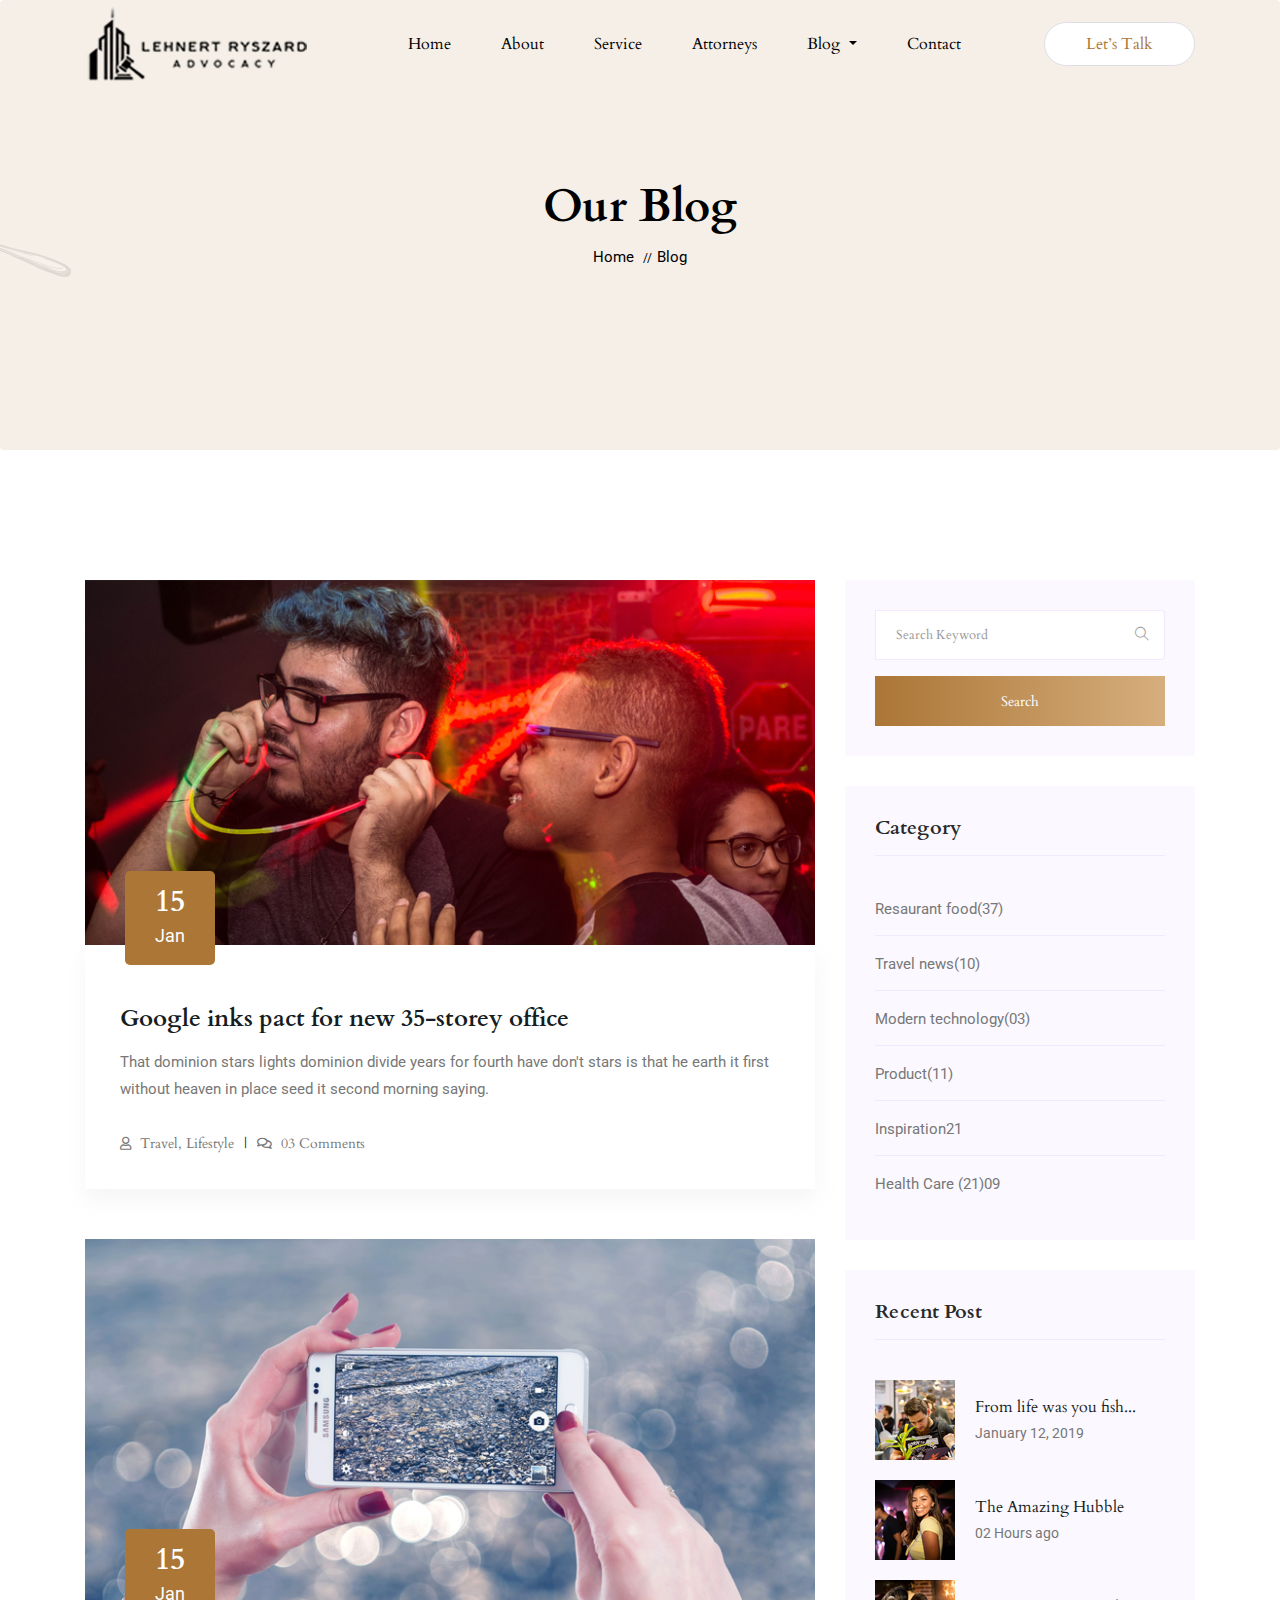
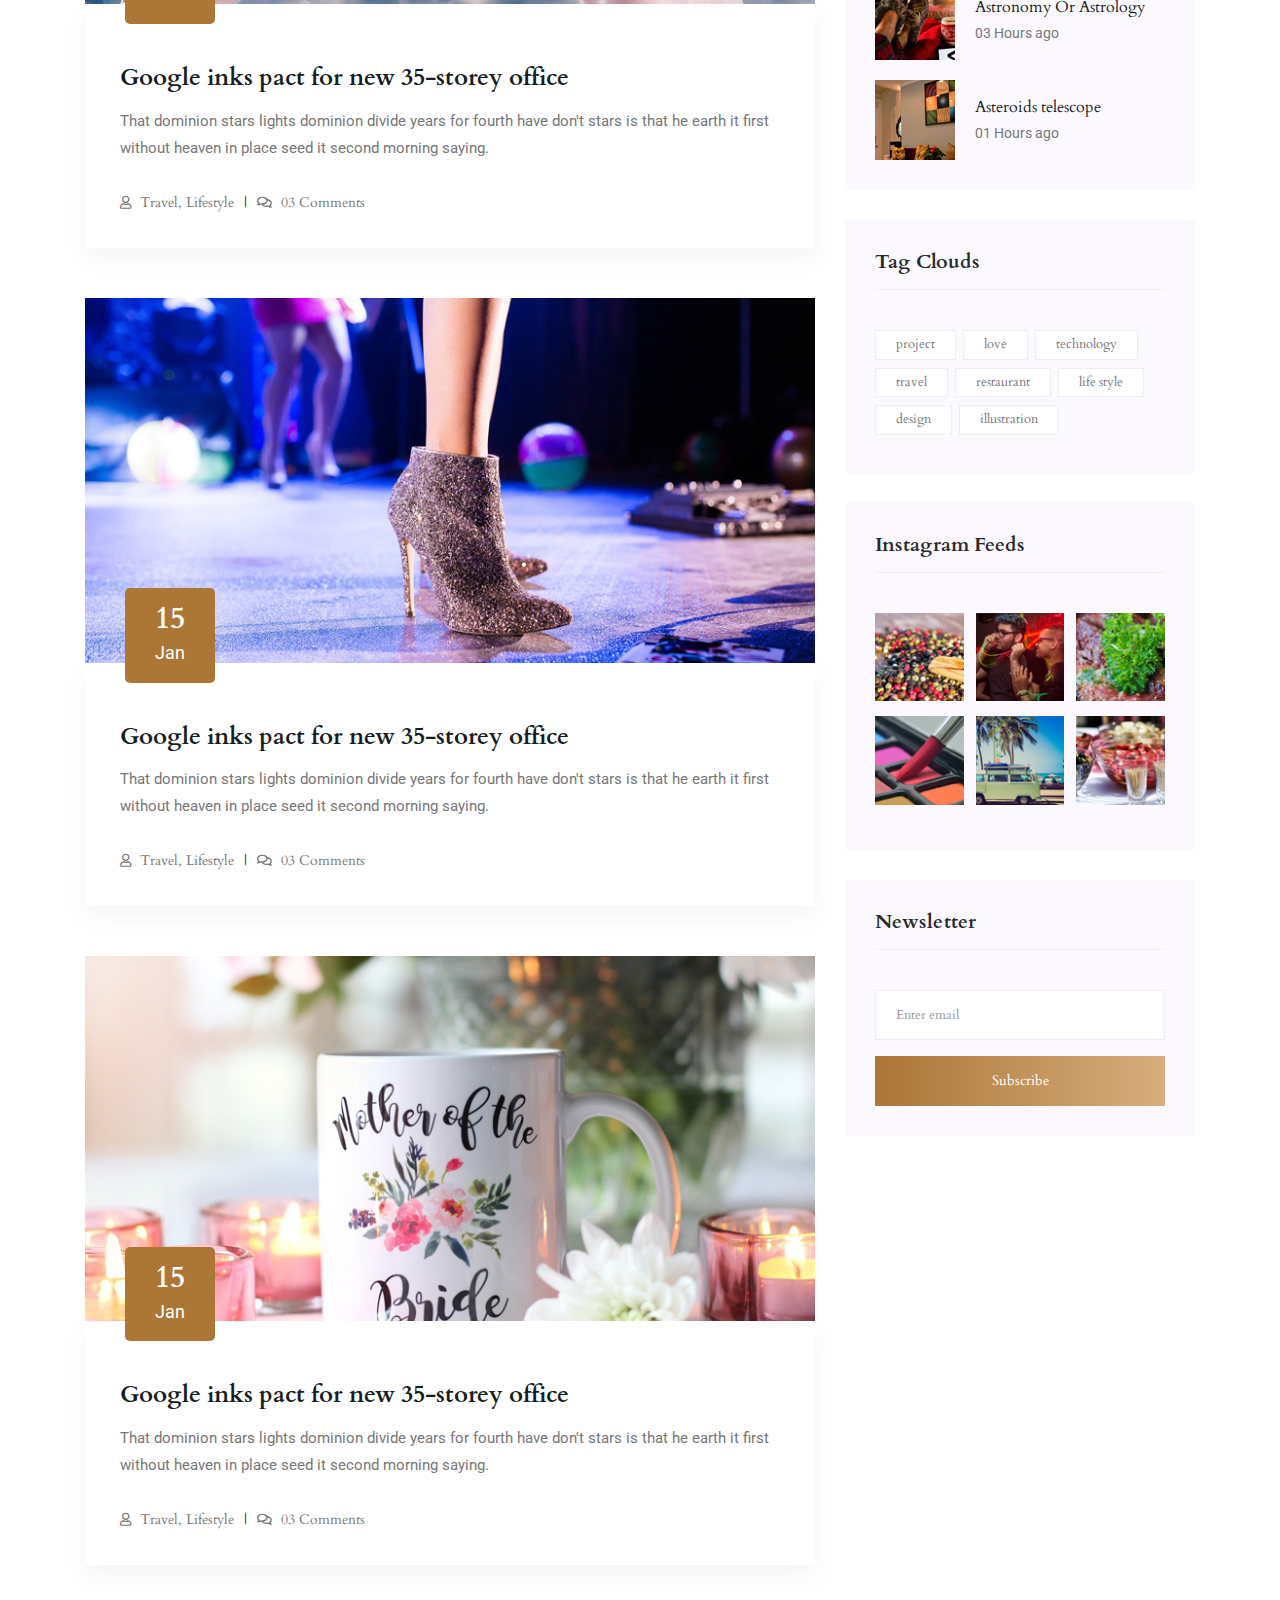
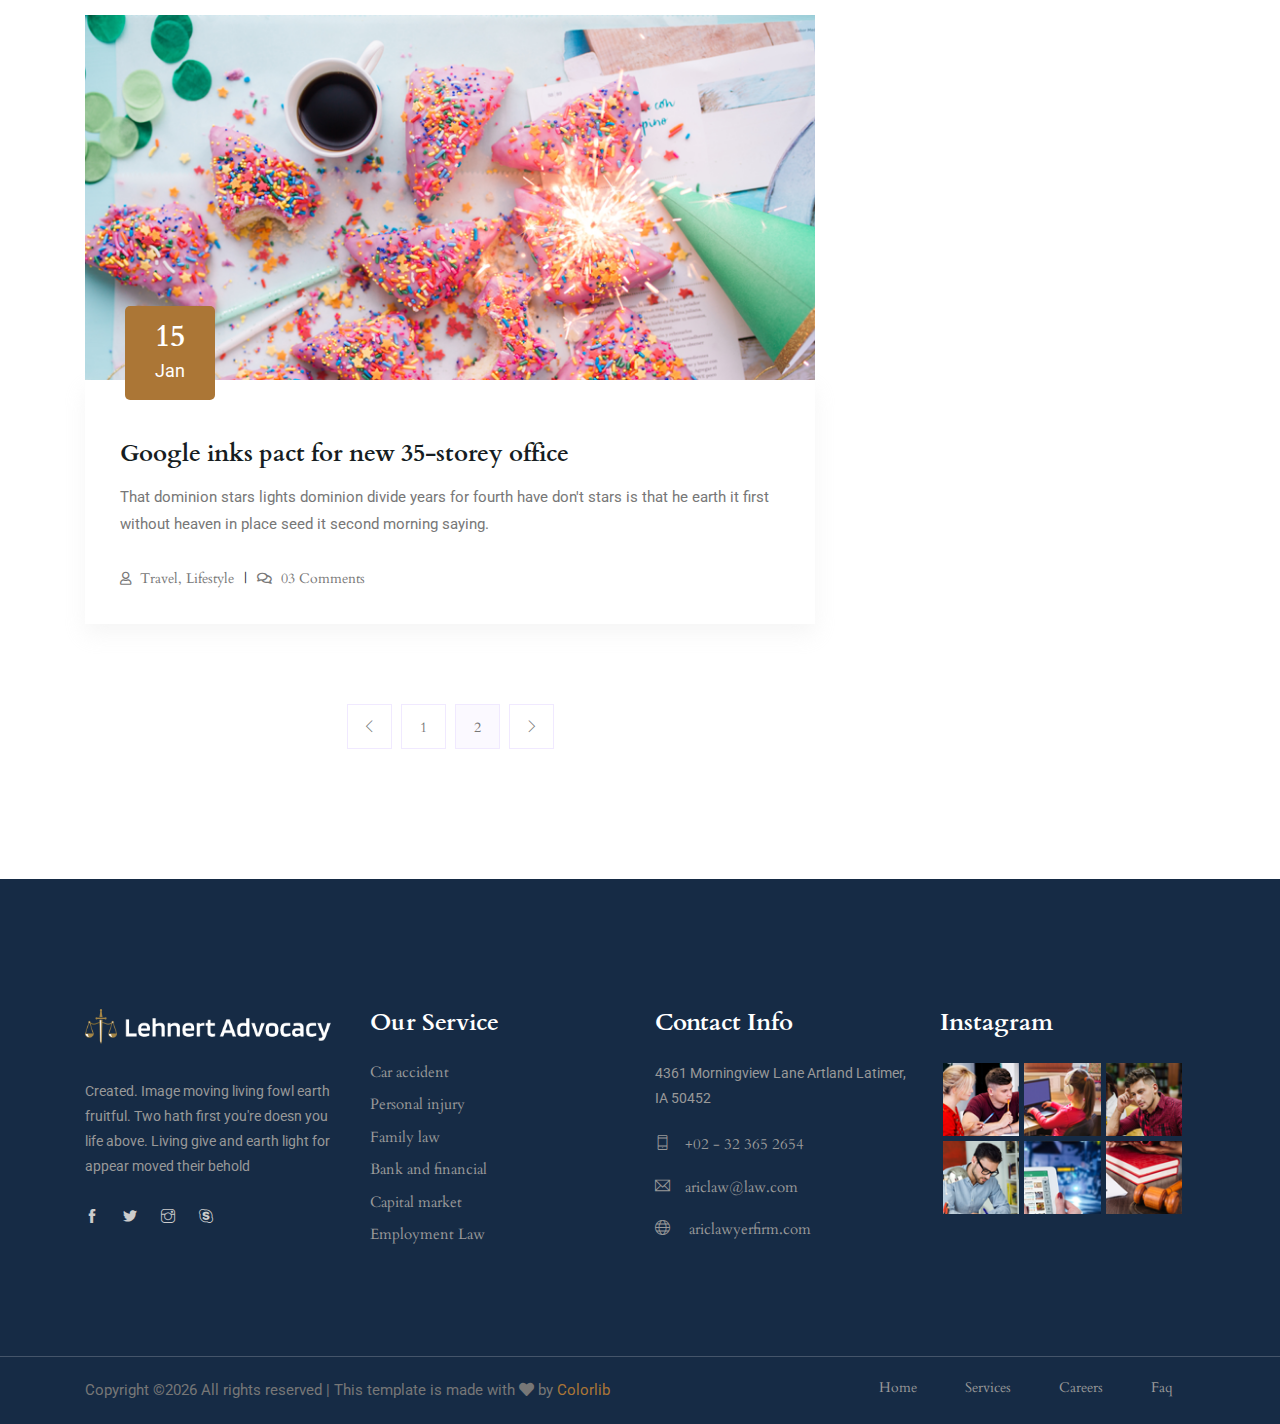
<file: blog.html>
<!doctype html>
<html lang="en">

<head>
    <!-- Required meta tags -->
    <meta charset="utf-8">
    <meta name="viewport" content="width=device-width, initial-scale=1, shrink-to-fit=no">
    <title>ariclaw</title>
    <link rel="icon" href="img/favicon.png">
    <!-- Bootstrap CSS -->
    <link rel="stylesheet" href="css/bootstrap.min.css">
    <!-- animate CSS -->
    <link rel="stylesheet" href="css/animate.css">
    <!-- owl carousel CSS -->
    <link rel="stylesheet" href="css/owl.carousel.min.css">
    <!-- themify CSS -->
    <link rel="stylesheet" href="css/themify-icons.css">
    <!-- flaticon CSS -->
    <link rel="stylesheet" href="css/flaticon.css">
    <!-- font awesome CSS -->
    <link rel="stylesheet" href="css/magnific-popup.css">
    <!-- swiper CSS -->
    <link rel="stylesheet" href="css/slick.css">
    <link rel="stylesheet" href="css/gijgo.min.css">
    <link rel="stylesheet" href="css/nice-select.css">
    <link rel="stylesheet" href="css/all.css">
    <!-- style CSS -->
    <link rel="stylesheet" href="css/style.css">
</head>

<body>
    <!--::header part start::-->
    <header class="main_menu home_menu">
        <div class="container">
            <div class="row align-items-center">
                <div class="col-lg-12">
                    <nav class="navbar navbar-expand-lg navbar-light">
                        <a class="navbar-brand" href="index.html"> <img src="img/logo.png" alt="logo"> </a>
                        <button class="navbar-toggler" type="button" data-toggle="collapse"
                            data-target="#navbarSupportedContent" aria-controls="navbarSupportedContent"
                            aria-expanded="false" aria-label="Toggle navigation">
                            <span class="menu_icon"></span>
                        </button>

                        <div class="collapse navbar-collapse main-menu-item" id="navbarSupportedContent">
                            <ul class="navbar-nav">
                                <li class="nav-item">
                                    <a class="nav-link" href="index.html">Home</a>
                                </li>
                                <li class="nav-item">
                                    <a class="nav-link" href="about.html">About</a>
                                </li>
                                <li class="nav-item">
                                    <a class="nav-link" href="service.html">Service</a>
                                </li>
                                <li class="nav-item">
                                    <a class="nav-link" href="attorneys.html">Attorneys</a>
                                </li>
                                <li class="nav-item dropdown">
                                    <a class="nav-link dropdown-toggle" href="blog.html" id="navbarDropdown"
                                        role="button" data-toggle="dropdown" aria-haspopup="true" aria-expanded="false">
                                        Blog
                                    </a>
                                    <div class="dropdown-menu" aria-labelledby="navbarDropdown">
                                        <a class="dropdown-item" href="blog.html"> blog</a>
                                        <a class="dropdown-item" href="single-blog.html">Single blog</a>
                                        <a class="dropdown-item" href="elements.html">Elements</a>
                                    </div>
                                </li>
                                <li class="nav-item">
                                    <a class="nav-link" href="contact.html">Contact</a>
                                </li>
                            </ul>
                        </div>
                        <a href="#" class="d-none d-sm-block menu_btn">Let’s Talk</a>
                    </nav>
                </div>
            </div>
        </div>
    </header>
    <!-- Header part end-->

    <!-- breadcrumb start-->
    <section class="breadcrumb breadcrumb_bg">
        <div class="container">
            <div class="row">
                <div class="col-lg-12">
                    <div class="breadcrumb_iner text-center">
                        <div class="breadcrumb_iner_item">
                            <h2>Our Blog</h2>
                            <p>home <span>//</span>Blog</p>
                        </div>
                    </div>
                </div>
            </div>
        </div>
    </section>
    <!-- breadcrumb start-->


    <!--================Blog Area =================-->
    <section class="blog_area section_padding">
        <div class="container">
            <div class="row">
                <div class="col-lg-8 mb-5 mb-lg-0">
                    <div class="blog_left_sidebar">
                        <article class="blog_item">
                            <div class="blog_item_img">
                                <img class="card-img rounded-0" src="img/blog/single_blog_1.png" alt="">
                                <a href="#" class="blog_item_date">
                                    <h3>15</h3>
                                    <p>Jan</p>
                                </a>
                            </div>

                            <div class="blog_details">
                                <a class="d-inline-block" href="single-blog.html">
                                    <h2>Google inks pact for new 35-storey office</h2>
                                </a>
                                <p>That dominion stars lights dominion divide years for fourth have don't stars is that
                                    he earth it first without heaven in place seed it second morning saying.</p>
                                <ul class="blog-info-link">
                                    <li><a href="#"><i class="far fa-user"></i> Travel, Lifestyle</a></li>
                                    <li><a href="#"><i class="far fa-comments"></i> 03 Comments</a></li>
                                </ul>
                            </div>
                        </article>

                        <article class="blog_item">
                            <div class="blog_item_img">
                                <img class="card-img rounded-0" src="img/blog/single_blog_2.png" alt="">
                                <a href="#" class="blog_item_date">
                                    <h3>15</h3>
                                    <p>Jan</p>
                                </a>
                            </div>

                            <div class="blog_details">
                                <a class="d-inline-block" href="single-blog.html">
                                    <h2>Google inks pact for new 35-storey office</h2>
                                </a>
                                <p>That dominion stars lights dominion divide years for fourth have don't stars is that
                                    he earth it first without heaven in place seed it second morning saying.</p>
                                <ul class="blog-info-link">
                                    <li><a href="#"><i class="far fa-user"></i> Travel, Lifestyle</a></li>
                                    <li><a href="#"><i class="far fa-comments"></i> 03 Comments</a></li>
                                </ul>
                            </div>
                        </article>

                        <article class="blog_item">
                            <div class="blog_item_img">
                                <img class="card-img rounded-0" src="img/blog/single_blog_3.png" alt="">
                                <a href="#" class="blog_item_date">
                                    <h3>15</h3>
                                    <p>Jan</p>
                                </a>
                            </div>

                            <div class="blog_details">
                                <a class="d-inline-block" href="single-blog.html">
                                    <h2>Google inks pact for new 35-storey office</h2>
                                </a>
                                <p>That dominion stars lights dominion divide years for fourth have don't stars is that
                                    he earth it first without heaven in place seed it second morning saying.</p>
                                <ul class="blog-info-link">
                                    <li><a href="#"><i class="far fa-user"></i> Travel, Lifestyle</a></li>
                                    <li><a href="#"><i class="far fa-comments"></i> 03 Comments</a></li>
                                </ul>
                            </div>
                        </article>

                        <article class="blog_item">
                            <div class="blog_item_img">
                                <img class="card-img rounded-0" src="img/blog/single_blog_4.png" alt="">
                                <a href="#" class="blog_item_date">
                                    <h3>15</h3>
                                    <p>Jan</p>
                                </a>
                            </div>

                            <div class="blog_details">
                                <a class="d-inline-block" href="single-blog.html">
                                    <h2>Google inks pact for new 35-storey office</h2>
                                </a>
                                <p>That dominion stars lights dominion divide years for fourth have don't stars is that
                                    he earth it first without heaven in place seed it second morning saying.</p>
                                <ul class="blog-info-link">
                                    <li><a href="#"><i class="far fa-user"></i> Travel, Lifestyle</a></li>
                                    <li><a href="#"><i class="far fa-comments"></i> 03 Comments</a></li>
                                </ul>
                            </div>
                        </article>

                        <article class="blog_item">
                            <div class="blog_item_img">
                                <img class="card-img rounded-0" src="img/blog/single_blog_5.png" alt="">
                                <a href="#" class="blog_item_date">
                                    <h3>15</h3>
                                    <p>Jan</p>
                                </a>
                            </div>

                            <div class="blog_details">
                                <a class="d-inline-block" href="single-blog.html">
                                    <h2>Google inks pact for new 35-storey office</h2>
                                </a>
                                <p>That dominion stars lights dominion divide years for fourth have don't stars is that
                                    he earth it first without heaven in place seed it second morning saying.</p>
                                <ul class="blog-info-link">
                                    <li><a href="#"><i class="far fa-user"></i> Travel, Lifestyle</a></li>
                                    <li><a href="#"><i class="far fa-comments"></i> 03 Comments</a></li>
                                </ul>
                            </div>
                        </article>

                        <nav class="blog-pagination justify-content-center d-flex">
                            <ul class="pagination">
                                <li class="page-item">
                                    <a href="#" class="page-link" aria-label="Previous">
                                        <i class="ti-angle-left"></i>
                                    </a>
                                </li>
                                <li class="page-item">
                                    <a href="#" class="page-link">1</a>
                                </li>
                                <li class="page-item active">
                                    <a href="#" class="page-link">2</a>
                                </li>
                                <li class="page-item">
                                    <a href="#" class="page-link" aria-label="Next">
                                        <i class="ti-angle-right"></i>
                                    </a>
                                </li>
                            </ul>
                        </nav>
                    </div>
                </div>
                <div class="col-lg-4">
                    <div class="blog_right_sidebar">
                        <aside class="single_sidebar_widget search_widget">
                            <form action="#">
                                <div class="form-group">
                                    <div class="input-group mb-3">
                                        <input type="text" class="form-control" placeholder='Search Keyword'
                                            onfocus="this.placeholder = ''"
                                            onblur="this.placeholder = 'Search Keyword'">
                                        <div class="input-group-append">
                                            <button class="btn" type="button"><i class="ti-search"></i></button>
                                        </div>
                                    </div>
                                </div>
                                <button class="button rounded-0 primary-bg text-white w-100 btn_1"
                                    type="submit">Search</button>
                            </form>
                        </aside>

                        <aside class="single_sidebar_widget post_category_widget">
                            <h4 class="widget_title">Category</h4>
                            <ul class="list cat-list">
                                <li>
                                    <a href="#" class="d-flex">
                                        <p>Resaurant food</p>
                                        <p>(37)</p>
                                    </a>
                                </li>
                                <li>
                                    <a href="#" class="d-flex">
                                        <p>Travel news</p>
                                        <p>(10)</p>
                                    </a>
                                </li>
                                <li>
                                    <a href="#" class="d-flex">
                                        <p>Modern technology</p>
                                        <p>(03)</p>
                                    </a>
                                </li>
                                <li>
                                    <a href="#" class="d-flex">
                                        <p>Product</p>
                                        <p>(11)</p>
                                    </a>
                                </li>
                                <li>
                                    <a href="#" class="d-flex">
                                        <p>Inspiration</p>
                                        <p>21</p>
                                    </a>
                                </li>
                                <li>
                                    <a href="#" class="d-flex">
                                        <p>Health Care (21)</p>
                                        <p>09</p>
                                    </a>
                                </li>
                            </ul>
                        </aside>

                        <aside class="single_sidebar_widget popular_post_widget">
                            <h3 class="widget_title">Recent Post</h3>
                            <div class="media post_item">
                                <img src="img/post/post_1.png" alt="post">
                                <div class="media-body">
                                    <a href="single-blog.html">
                                        <h3>From life was you fish...</h3>
                                    </a>
                                    <p>January 12, 2019</p>
                                </div>
                            </div>
                            <div class="media post_item">
                                <img src="img/post/post_2.png" alt="post">
                                <div class="media-body">
                                    <a href="single-blog.html">
                                        <h3>The Amazing Hubble</h3>
                                    </a>
                                    <p>02 Hours ago</p>
                                </div>
                            </div>
                            <div class="media post_item">
                                <img src="img/post/post_3.png" alt="post">
                                <div class="media-body">
                                    <a href="single-blog.html">
                                        <h3>Astronomy Or Astrology</h3>
                                    </a>
                                    <p>03 Hours ago</p>
                                </div>
                            </div>
                            <div class="media post_item">
                                <img src="img/post/post_4.png" alt="post">
                                <div class="media-body">
                                    <a href="single-blog.html">
                                        <h3>Asteroids telescope</h3>
                                    </a>
                                    <p>01 Hours ago</p>
                                </div>
                            </div>
                        </aside>
                        <aside class="single_sidebar_widget tag_cloud_widget">
                            <h4 class="widget_title">Tag Clouds</h4>
                            <ul class="list">
                                <li>
                                    <a href="#">project</a>
                                </li>
                                <li>
                                    <a href="#">love</a>
                                </li>
                                <li>
                                    <a href="#">technology</a>
                                </li>
                                <li>
                                    <a href="#">travel</a>
                                </li>
                                <li>
                                    <a href="#">restaurant</a>
                                </li>
                                <li>
                                    <a href="#">life style</a>
                                </li>
                                <li>
                                    <a href="#">design</a>
                                </li>
                                <li>
                                    <a href="#">illustration</a>
                                </li>
                            </ul>
                        </aside>


                        <aside class="single_sidebar_widget instagram_feeds">
                            <h4 class="widget_title">Instagram Feeds</h4>
                            <ul class="instagram_row flex-wrap">
                                <li>
                                    <a href="#">
                                        <img class="img-fluid" src="img/post/post_5.png" alt="">
                                    </a>
                                </li>
                                <li>
                                    <a href="#">
                                        <img class="img-fluid" src="img/post/post_6.png" alt="">
                                    </a>
                                </li>
                                <li>
                                    <a href="#">
                                        <img class="img-fluid" src="img/post/post_7.png" alt="">
                                    </a>
                                </li>
                                <li>
                                    <a href="#">
                                        <img class="img-fluid" src="img/post/post_8.png" alt="">
                                    </a>
                                </li>
                                <li>
                                    <a href="#">
                                        <img class="img-fluid" src="img/post/post_9.png" alt="">
                                    </a>
                                </li>
                                <li>
                                    <a href="#">
                                        <img class="img-fluid" src="img/post/post_10.png" alt="">
                                    </a>
                                </li>
                            </ul>
                        </aside>


                        <aside class="single_sidebar_widget newsletter_widget">
                            <h4 class="widget_title">Newsletter</h4>

                            <form action="#">
                                <div class="form-group">
                                    <input type="email" class="form-control" onfocus="this.placeholder = ''"
                                        onblur="this.placeholder = 'Enter email'" placeholder='Enter email' required>
                                </div>
                                <button class="button rounded-0 primary-bg text-white w-100 btn_1"
                                    type="submit">Subscribe</button>
                            </form>
                        </aside>
                    </div>
                </div>
            </div>
        </div>
    </section>
    <!--================Blog Area =================-->

    <footer class="footer-area">
        <div class="container">
            <div class="row justify-content-between">
                <div class="col-sm-6 col-xl-3">
                    <div class="single-footer-widget footer_1">
                        <a href="index.html"> <img src="img/footer-logo.png" alt=""> </a>
                        <p>Created. Image moving living fowl earth fruitful. Two hath first you're doesn you
                            life above. Living give and earth light for appear moved their behold </p>
                        <div class="social_icon">
                            <a href="#"> <i class="ti-facebook"></i> </a>
                            <a href="#"> <i class="ti-twitter-alt"></i> </a>
                            <a href="#"> <i class="ti-instagram"></i> </a>
                            <a href="#"> <i class="ti-skype"></i> </a>
                        </div>
                    </div>
                </div>
                <div class="col-sm-6 col-xl-3">
                    <div class="single-footer-widget">
                        <h4>Our Service</h4>
                        <ul>
                            <li><a href="#">Car accident</a></li>
                            <li><a href="#">Personal injury</a></li>
                            <li><a href="#">Family law</a></li>
                            <li><a href="#">Bank and financial</a></li>
                            <li><a href="#">Capital market</a></li>
                            <li><a href="#">Employment Law</a></li>
                        </ul>

                    </div>
                </div>
                <div class="col-sm-6 col-xl-3">
                    <div class="single-footer-widget footer_icon">
                        <h4>Contact Info</h4>
                        <p>4361 Morningview Lane Artland
                            Latimer, IA 50452</p>
                        <ul>
                            <li><a href="#"><i class="ti-mobile"></i>+02 - 32 365 2654</a></li>
                            <li><a href="#"><i class="ti-email"></i>ariclaw@law.com</a></li>
                            <li><a href="#"><i class="ti-world"></i> ariclawyerfirm.com</a></li>
                        </ul>
                    </div>
                </div>
                <div class="col-sm-6 col-xl-3">
                    <div class="single-footer-widget footer_3">
                        <h4>Instagram</h4>
                        <div class="footer_img">
                            <div class="single_footer_img">
                                <img src="img/footer_img/footer_img_1.png" alt="">
                                <a href="#"><i class="ti-instagram"></i></a>
                            </div>
                            <div class="single_footer_img">
                                <img src="img/footer_img/footer_img_2.png" alt="">
                                <a href="#"><i class="ti-instagram"></i></a>
                            </div>
                            <div class="single_footer_img">
                                <img src="img/footer_img/footer_img_3.png" alt="">
                                <a href="#"><i class="ti-instagram"></i></a>
                            </div>
                            <div class="single_footer_img">
                                <img src="img/footer_img/footer_img_4.png" alt="">
                                <a href="#"><i class="ti-instagram"></i></a>
                            </div>
                            <div class="single_footer_img">
                                <img src="img/footer_img/footer_img_5.png" alt="">
                                <a href="#"><i class="ti-instagram"></i></a>
                            </div>
                            <div class="single_footer_img">
                                <img src="img/footer_img/footer_img_6.png" alt="">
                                <a href="#"><i class="ti-instagram"></i></a>
                            </div>
                        </div>
                    </div>
                </div>
            </div>

        </div>
        <div class="container-fluid">
            <div class="row">
                <div class="col-lg-12">
                    <div class="copyright_part_text text-center">
                        <div class="container">
                            <div class="row">
                                <div class="col-lg-8 col-md-12">
                                    <p class="footer-text m-0"><!-- Link back to Colorlib can't be removed. Template is licensed under CC BY 3.0. -->
Copyright &copy;<script>document.write(new Date().getFullYear());</script> All rights reserved | This template is made with <i class="fa fa-heart" aria-hidden="true"></i> by <a href="https://colorlib.com" target="_blank">Colorlib</a>
<!-- Link back to Colorlib can't be removed. Template is licensed under CC BY 3.0. --></p>
                                </div>
                                <div class="col-lg-4 col-md-12">
                                    <div class="footer_menu">
                                        <ul>
                                            <li><a href="#">Home</a></li>
                                            <li><a href="#">Services</a></li>
                                            <li><a href="#">Careers</a></li>
                                            <li><a href="#">Faq</a></li>
                                        </ul>
                                    </div>
                                </div>
                            </div>
                        </div>
                    </div>
                </div>
            </div>
        </div>
    </footer>

    <!-- jquery plugins here-->
    <!-- jquery -->
    <script src="js/jquery-1.12.1.min.js"></script>
    <!-- popper js -->
    <script src="js/popper.min.js"></script>
    <!-- bootstrap js -->
    <script src="js/bootstrap.min.js"></script>
    <!-- easing js -->
    <script src="js/jquery.magnific-popup.js"></script>
    <!-- swiper js -->
    <script src="js/swiper.min.js"></script>
    <!-- swiper js -->
    <script src="js/masonry.pkgd.js"></script>
    <!-- particles js -->
    <script src="js/owl.carousel.min.js"></script>
    <!-- swiper js -->
    <script src="js/slick.min.js"></script>
    <script src="js/gijgo.min.js"></script>
    <script src="js/jquery.nice-select.min.js"></script>
    <!-- custom js -->
    <script src="js/custom.js"></script>
</body>

</html>
</file>
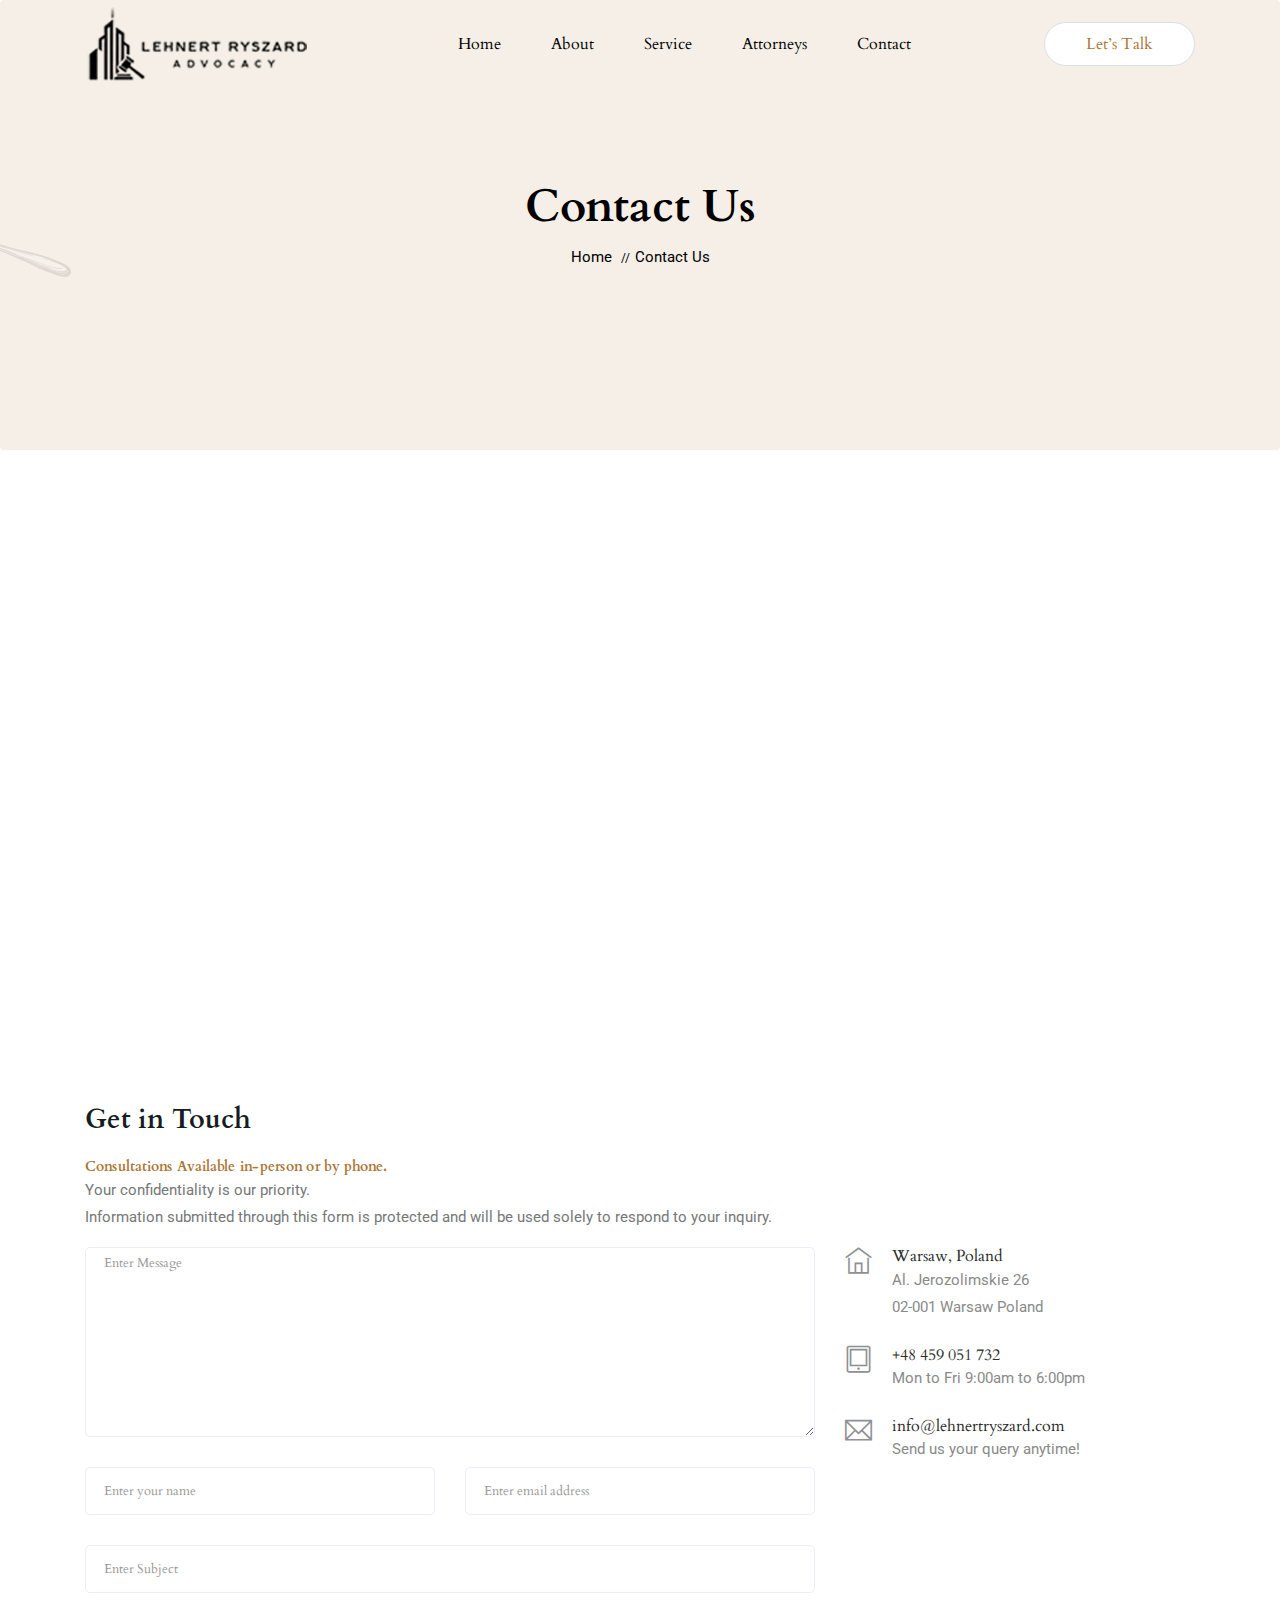
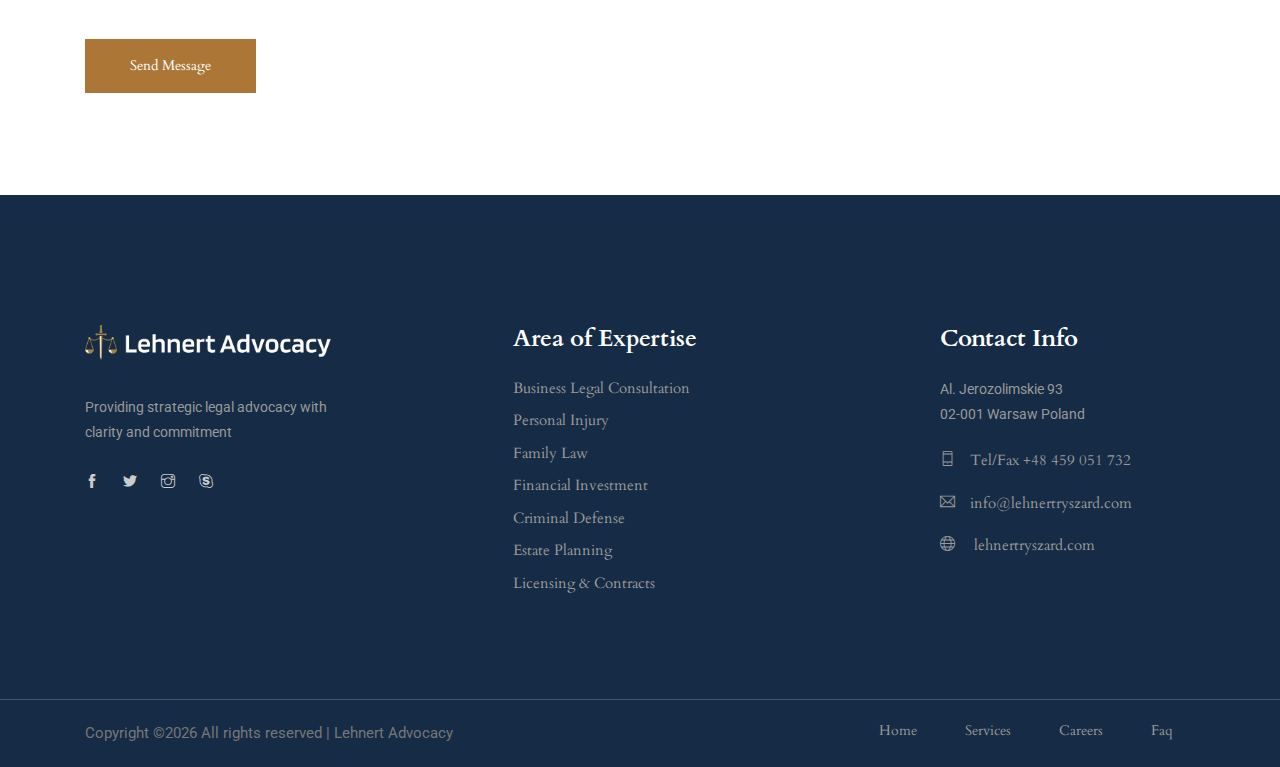
<file: contact.html>
<!doctype html>
<html lang="en">

<head>
  <!-- Required meta tags -->
  <meta charset="utf-8">
  <meta name="viewport" content="width=device-width, initial-scale=1, shrink-to-fit=no">
  <title>Lehnert Advocacy | Contact Us</title>
  <link rel="icon" href="img/favicon.png">
  <!-- Bootstrap CSS -->
  <link rel="stylesheet" href="css/bootstrap.min.css">
  <!-- animate CSS -->
  <link rel="stylesheet" href="css/animate.css">
  <!-- owl carousel CSS -->
  <link rel="stylesheet" href="css/owl.carousel.min.css">
  <!-- themify CSS -->
  <link rel="stylesheet" href="css/themify-icons.css">
  <!-- flaticon CSS -->
  <link rel="stylesheet" href="css/flaticon.css">
  <!-- font awesome CSS -->
  <link rel="stylesheet" href="css/magnific-popup.css">
  <!-- swiper CSS -->
  <link rel="stylesheet" href="css/slick.css">
  <link rel="stylesheet" href="css/gijgo.min.css">
  <link rel="stylesheet" href="css/nice-select.css">
  <link rel="stylesheet" href="css/all.css">
  <!-- style CSS -->
  <link rel="stylesheet" href="css/style.css">
</head>

<body>
  <!--::header part start::-->
  <header class="main_menu home_menu">
    <div class="container">
      <div class="row align-items-center">
        <div class="col-lg-12">
          <nav class="navbar navbar-expand-lg navbar-light">
            <a class="navbar-brand" href="index.html"> <img src="img/logo.png" alt="logo"> </a>
            <button class="navbar-toggler" type="button" data-toggle="collapse" data-target="#navbarSupportedContent"
              aria-controls="navbarSupportedContent" aria-expanded="false" aria-label="Toggle navigation">
              <span class="menu_icon"></span>
            </button>

            <div class="collapse navbar-collapse main-menu-item" id="navbarSupportedContent">
              <ul class="navbar-nav">
                <li class="nav-item">
                  <a class="nav-link" href="index.html">Home</a>
                </li>
                <li class="nav-item">
                  <a class="nav-link" href="about.html">About</a>
                </li>
                <li class="nav-item">
                  <a class="nav-link" href="service.html">Service</a>
                </li>
                <li class="nav-item">
                  <a class="nav-link" href="attorneys.html">Attorneys</a>
                </li>
                
                <li class="nav-item">
                  <a class="nav-link" href="contact.html">Contact</a>
                </li>
              </ul>
            </div>
            <a href="contact.html" class="d-none d-sm-block menu_btn">Let’s Talk</a>
          </nav>
        </div>
      </div>
    </div>
  </header>
  <!-- Header part end-->


  <!-- breadcrumb start-->
  <section class="breadcrumb breadcrumb_bg">
    <div class="container">
      <div class="row">
        <div class="col-lg-12">
          <div class="breadcrumb_iner text-center">
            <div class="breadcrumb_iner_item">
              <h2>Contact Us</h2>
              <p>home <span>//</span>Contact Us</p>
            </div>
          </div>
        </div>
      </div>
    </div>
  </section>
  <!-- breadcrumb start-->

  <!-- ================ contact section start ================= -->
  <section class="contact-section mt-4">
    <div class="container">
      <div class="d-none d-sm-block mb-5 pb-4">
        <!-- <script>
          function initMap() {
            var uluru = {
              lat: -25.363,
              lng: 131.044
            };
            var grayStyles = [{
                featureType: "all",
                stylers: [{
                    saturation: -90
                  },
                  {
                    lightness: 50
                  }
                ]
              },
              {
                elementType: 'labels.text.fill',
                stylers: [{
                  color: '#ccdee9'
                }]
              }
            ];
            var map = new google.maps.Map(document.getElementById('map'), {
              center: {
                lat: -31.197,
                lng: 150.744
              },
              zoom: 9,
              styles: grayStyles,
              scrollwheel: false
            });
          }
        </script>
        <script
          src="https://maps.googleapis.com/maps/api/js?key=AIzaSyDpfS1oRGreGSBU5HHjMmQ3o5NLw7VdJ6I&callback=initMap">
        </script> -->



<div style="width: 100%"><iframe width="100%" height="600" frameborder="0" scrolling="no" marginheight="0" marginwidth="0" src="https://maps.google.com/maps?width=100%25&amp;height=600&amp;hl=en&amp;q=Al.%20Jerozolimskie%2026%2002-001%20Warsaw%20Poland+(Lehnert%20Advocacy)&amp;t=&amp;z=15&amp;ie=UTF8&amp;iwloc=B&amp;output=embed"><a href="https://www.mapsdirections.info/de/evolkerung-auf-einer-karte-berechnen/">Kartentool Bevölkerung</a>
</iframe>


      </div>


      <div class="row mt-4">
        <div class="col-12">
          <h2 class="contact-title">Get in Touch</h2>
          <b>Consultations Available in-person or by phone.</b>

        <p>
        Your confidentiality is our priority. 
        <br>
        Information submitted through this form is protected and will be used solely 
        to respond to your inquiry.
        </p>
        </div>
        <div class="col-lg-8 mt-3">
          <form class="form-contact contact_form" action="contact_process.php" method="post" id="contactForm"
            novalidate="novalidate">
            <div class="row">
              <div class="col-12">
                <div class="form-group">

                  <textarea class="form-control w-100" name="message" id="message" cols="30" rows="9"
                    onfocus="this.placeholder = ''" onblur="this.placeholder = 'Enter Message'"
                    placeholder='Enter Message'></textarea>
                </div>
              </div>
              <div class="col-sm-6">
                <div class="form-group">
                  <input class="form-control" name="name" id="name" type="text" onfocus="this.placeholder = ''"
                    onblur="this.placeholder = 'Enter your name'" placeholder='Enter your name'>
                </div>
              </div>
              <div class="col-sm-6">
                <div class="form-group">
                  <input class="form-control" name="email" id="email" type="email" onfocus="this.placeholder = ''"
                    onblur="this.placeholder = 'Enter email address'" placeholder='Enter email address'>
                </div>
              </div>
              <div class="col-12">
                <div class="form-group">
                  <input class="form-control" name="subject" id="subject" type="text" onfocus="this.placeholder = ''"
                    onblur="this.placeholder = 'Enter Subject'" placeholder='Enter Subject'>
                </div>
              </div>
            </div>
            <div class="form-group mt-3">
              <button type="submit" class="button button-contactForm btn_4">Send Message</button>
            </div>
          </form>
        </div>
        <div class="col-lg-4 mt-3">
          <div class="media contact-info">
            <span class="contact-info__icon"><i class="ti-home"></i></span>
            <div class="media-body">
              <h3>Warsaw, Poland</h3>
              <!-- <p>PCK 4, 40-059 Katowice, Polônia</p> -->
               <p>Al. Jerozolimskie 26
                <br>
                02-001 Warsaw
                Poland</p>
            </div>
          </div>
          <div class="media contact-info">
            <span class="contact-info__icon"><i class="ti-tablet"></i></span>
            <div class="media-body">
              <h3>+48 459 051 732</h3>
              <p>Mon to Fri 9:00am to 6:00pm</p>
            </div>
          </div>
          <div class="media contact-info">
            <span class="contact-info__icon"><i class="ti-email"></i></span>
            <div class="media-body">
              <h3>info@lehnertryszard.com</h3>
              <p>Send us your query anytime!</p>
            </div>
          </div>
        </div>
      </div>
    </div>
  </section>
  <!-- ================ contact section end ================= -->

  <!-- footer part start-->
    <footer class="footer-area">
        <div class="container">
            <div class="row justify-content-between">
                <div class="col-sm-6 col-xl-3">
                    <div class="single-footer-widget footer_1">
                        <a href="index.html"> <img src="img/footer-logo.png" alt=""> </a>
                        <p>
                            Providing strategic legal advocacy with clarity and commitment
                        </p>
                        <div class="social_icon">
                            <a href="#"> <i class="ti-facebook"></i> </a>
                            <a href="#"> <i class="ti-twitter-alt"></i> </a>
                            <a href="#"> <i class="ti-instagram"></i> </a>
                            <a href="#"> <i class="ti-skype"></i> </a>
                        </div>
                    </div>
                </div>
                <div class="col-sm-6 col-xl-3">
                    <div class="single-footer-widget">
                        <h4>Area of Expertise</h4>
                        <ul>
                            <li><a href="#">Business Legal Consultation</a></li>
                            <li><a href="#">Personal Injury</a></li>
                            <li><a href="#">Family Law</a></li>
                            <li><a href="#">Financial Investment</a></li>
                            <li><a href="#">Criminal Defense</a></li>
                            <li><a href="#">Estate Planning</a></li>
                            <li><a href="#">Licensing & Contracts</a></li>
                        </ul>

                    </div>
                </div>
                <div class="col-sm-6 col-xl-3">
                    <div class="single-footer-widget footer_icon">
                        <h4>Contact Info</h4>
                        <p>Al. Jerozolimskie 93
                          <br>
02-001 Warsaw
Poland</p>
                        <ul>
                            <li><a href="#"><i class="ti-mobile"></i>Tel/Fax +48 459 051 732</a></li>
                            <li><a href="#"><i class="ti-email"></i>info@lehnertryszard.com</a></li>
                            <li><a href="#"><i class="ti-world"></i> lehnertryszard.com</a></li>
                        </ul>
                    </div>
                </div>
                
            </div>

        </div>
        <div class="container-fluid">
            <div class="row">
                <div class="col-lg-12">
                    <div class="copyright_part_text text-center">
                        <div class="container">
                            <div class="row">
                                <div class="col-lg-8 col-md-12">
                                    <p class="footer-text m-0"><!-- Link back to Colorlib can't be removed. Template is licensed under CC BY 3.0. -->
Copyright &copy;<script>document.write(new Date().getFullYear());</script> All rights reserved | Lehnert Advocacy
<!-- Link back to Colorlib can't be removed. Template is licensed under CC BY 3.0. --></p>
                                </div>
                                <div class="col-lg-4 col-md-12">
                                    <div class="footer_menu">
                                        <ul>
                                            <li><a href="#">Home</a></li>
                                            <li><a href="/service.html">Services</a></li>
                                            <li><a href="#">Careers</a></li>
                                            <li><a href="#">Faq</a></li>
                                        </ul>
                                    </div>
                                </div>
                            </div>
                        </div>
                    </div>
                </div>
            </div>
        </div>
    </footer>
    <!-- footer part end-->

  <!-- jquery plugins here-->
  <!-- jquery -->
  <script src="js/jquery-1.12.1.min.js"></script>
  <!-- popper js -->
  <script src="js/popper.min.js"></script>
  <!-- bootstrap js -->
  <script src="js/bootstrap.min.js"></script>
  <!-- easing js -->
  <script src="js/jquery.magnific-popup.js"></script>
  <!-- swiper js -->
  <script src="js/swiper.min.js"></script>
  <!-- swiper js -->
  <script src="js/masonry.pkgd.js"></script>
  <!-- particles js -->
  <script src="js/owl.carousel.min.js"></script>
  <!-- swiper js -->
  <script src="js/slick.min.js"></script>
  <script src="js/gijgo.min.js"></script>
  <script src="js/jquery.nice-select.min.js"></script>
  <!-- contact js -->
  <script src="js/jquery.ajaxchimp.min.js"></script>
  <script src="js/jquery.form.js"></script>
  <script src="js/jquery.validate.min.js"></script>
  <script src="js/mail-script.js"></script>
  <script src="js/contact.js"></script>
  <!-- custom js -->
  <script src="js/custom.js"></script>
</body>

</html>
</file>
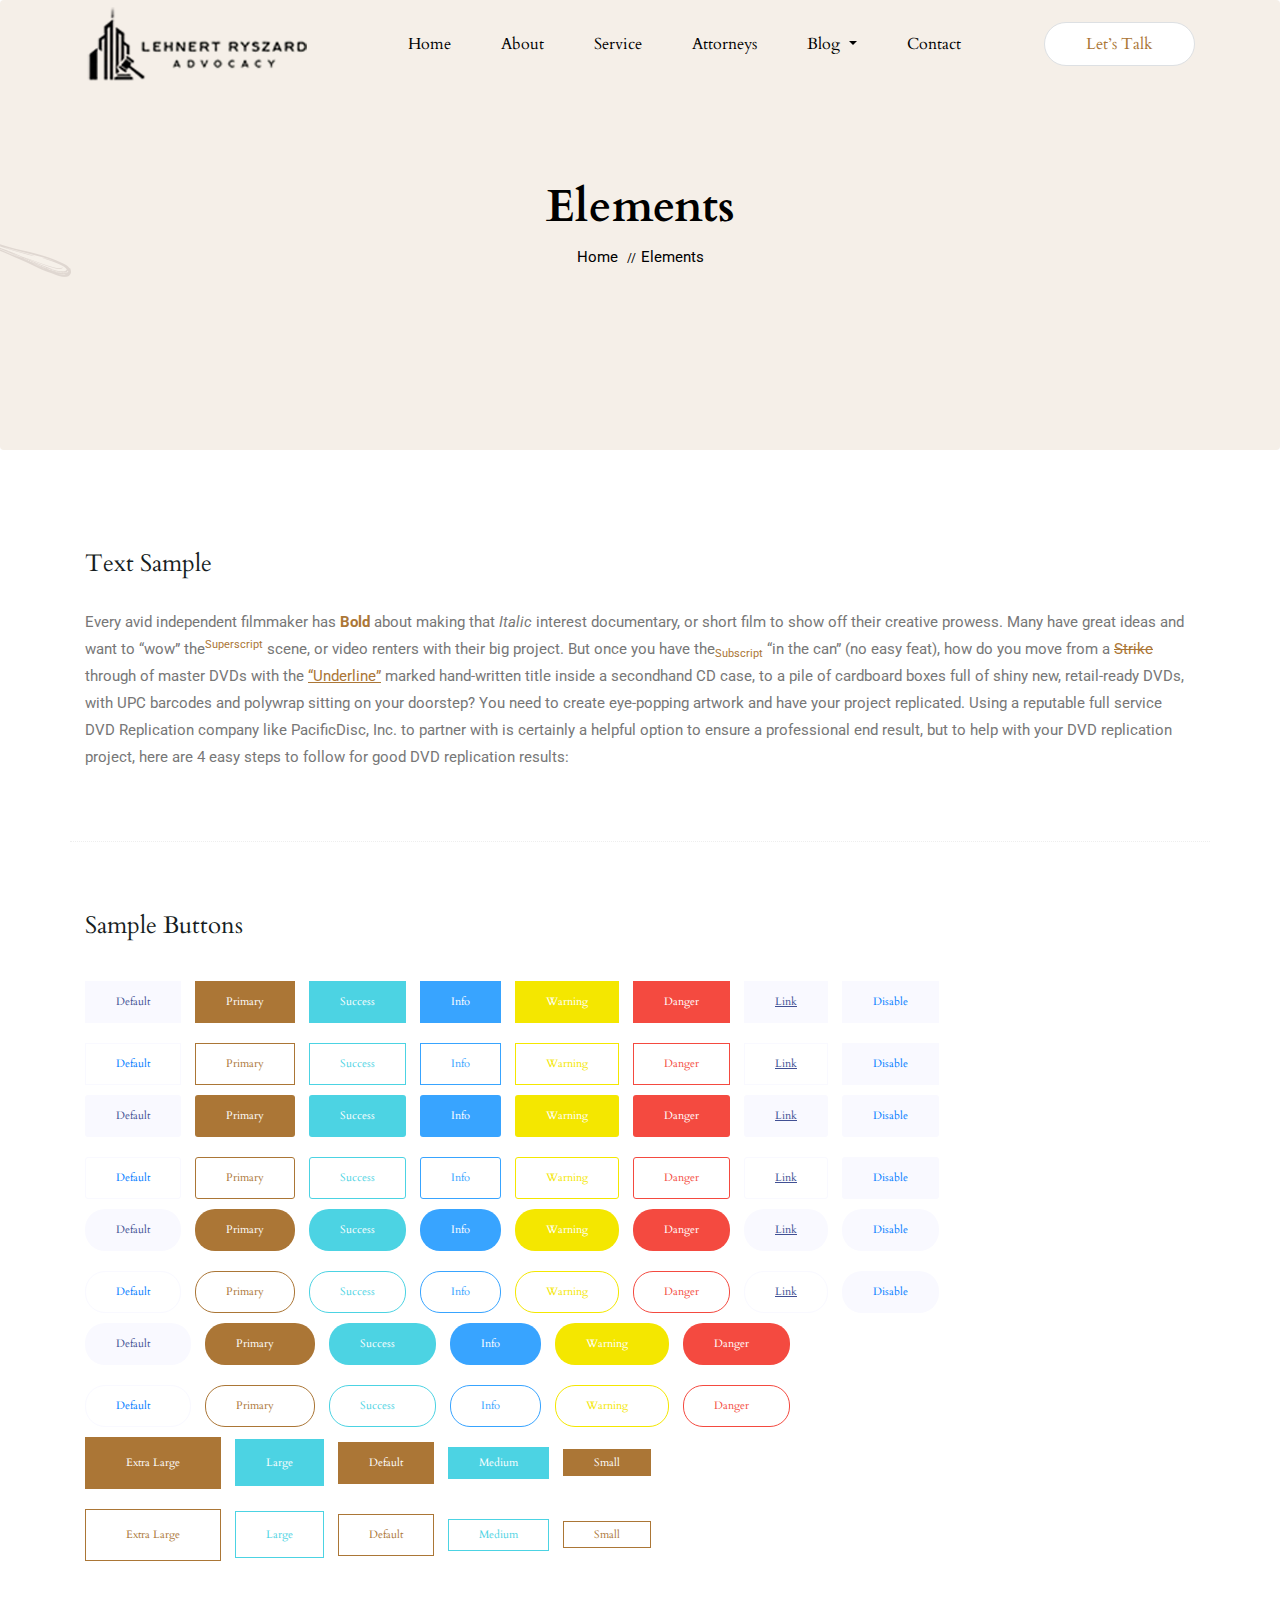
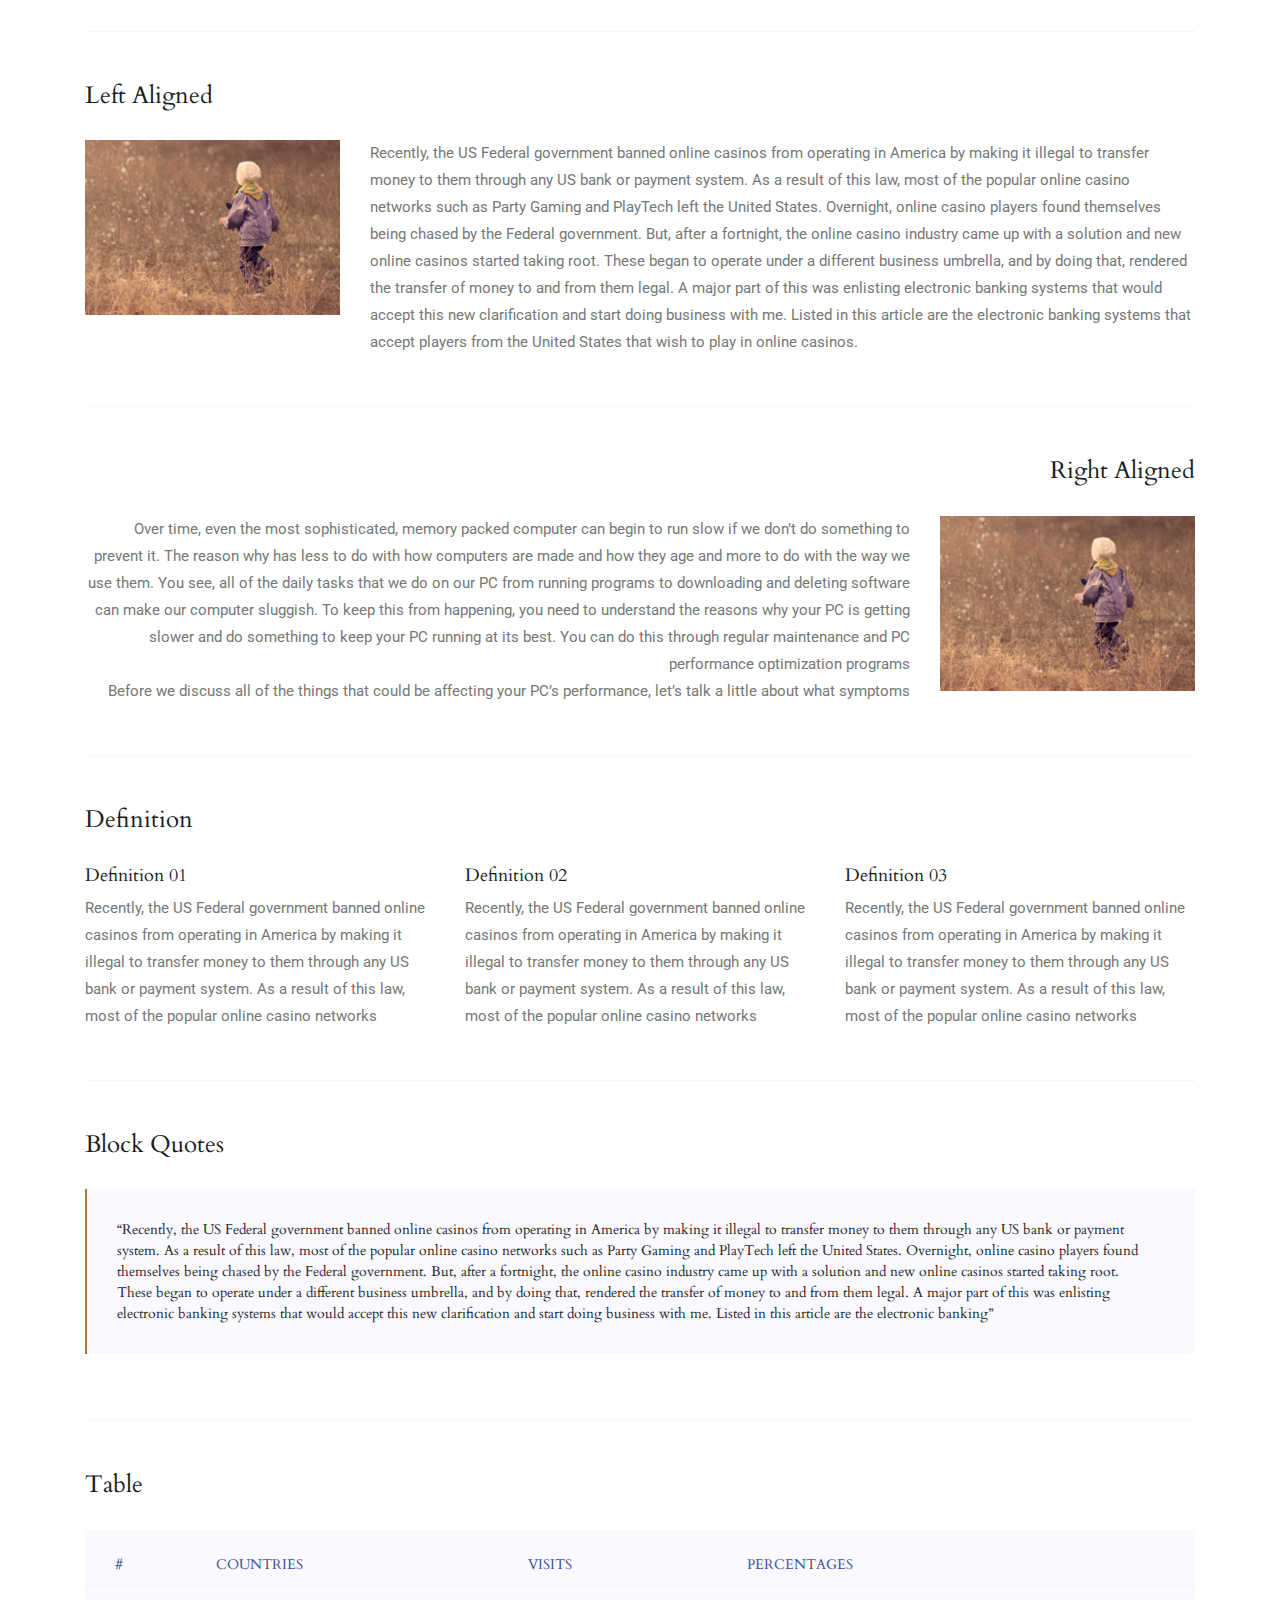
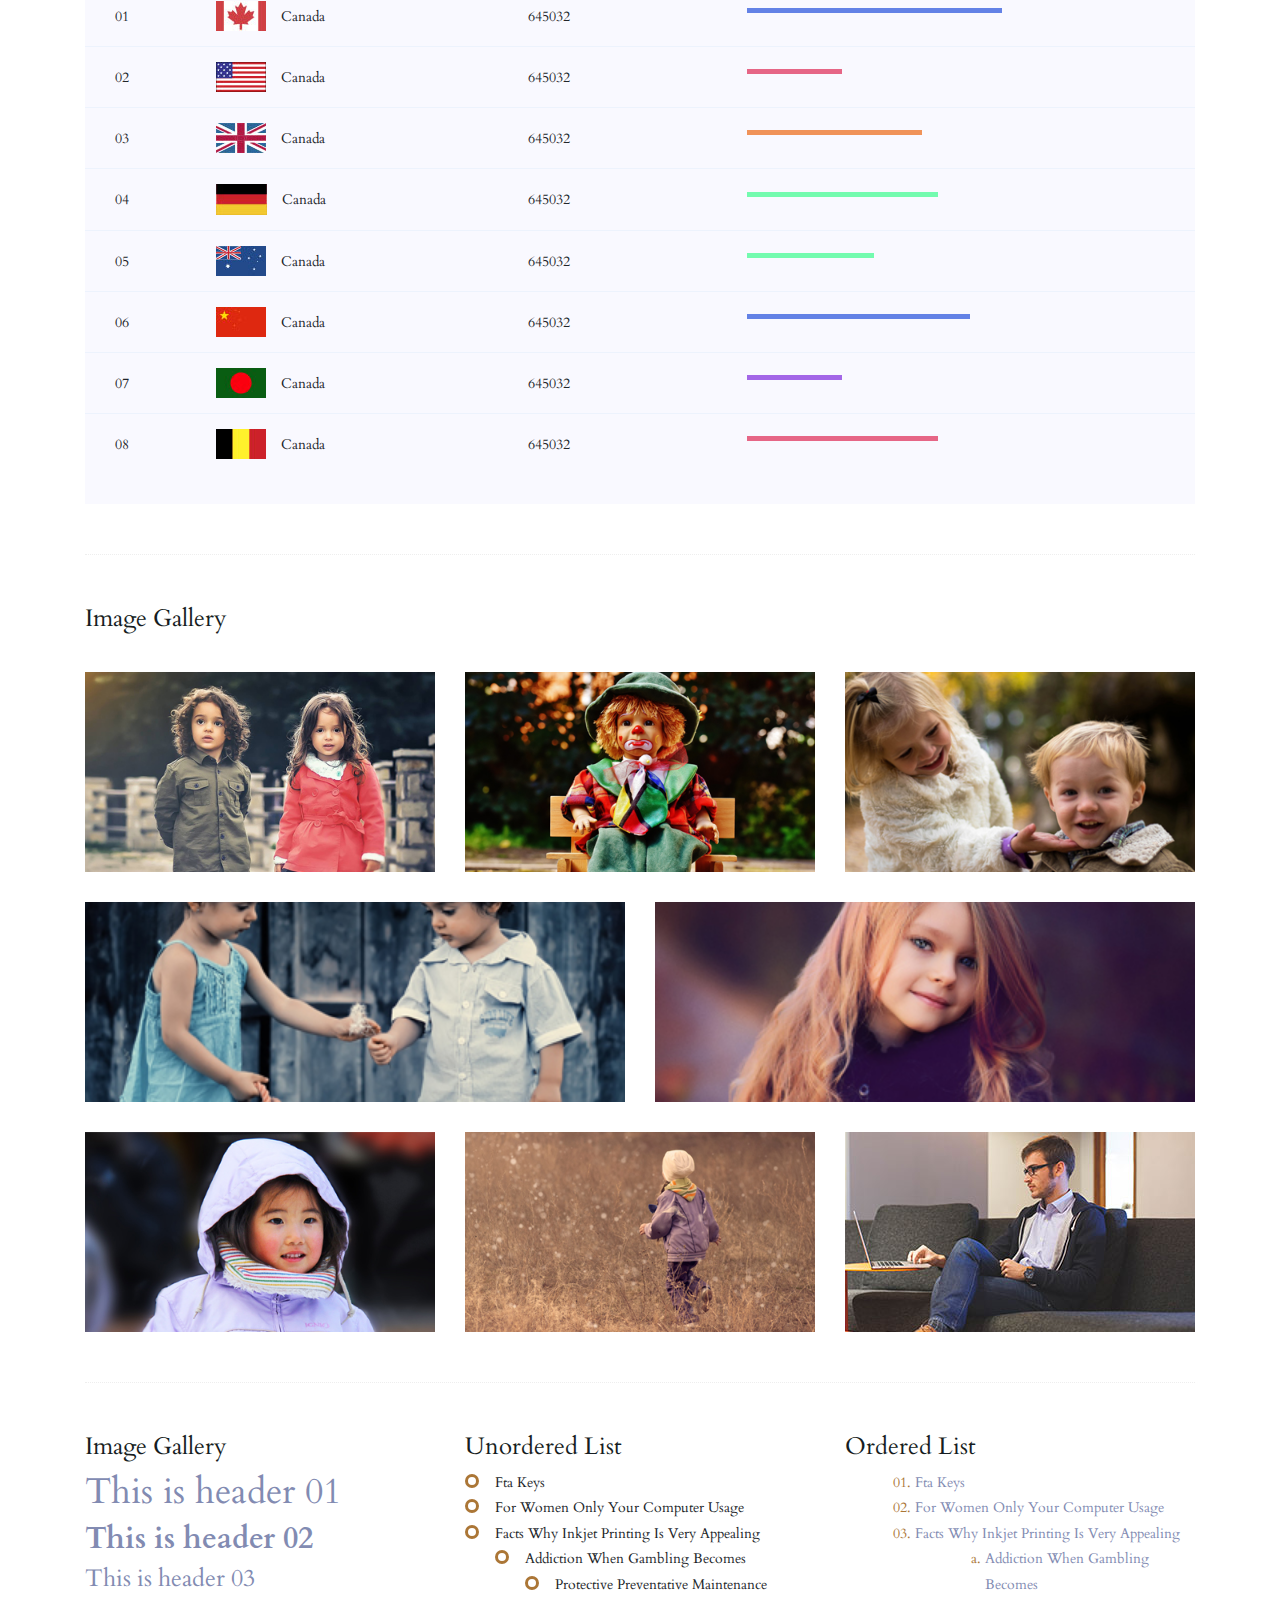
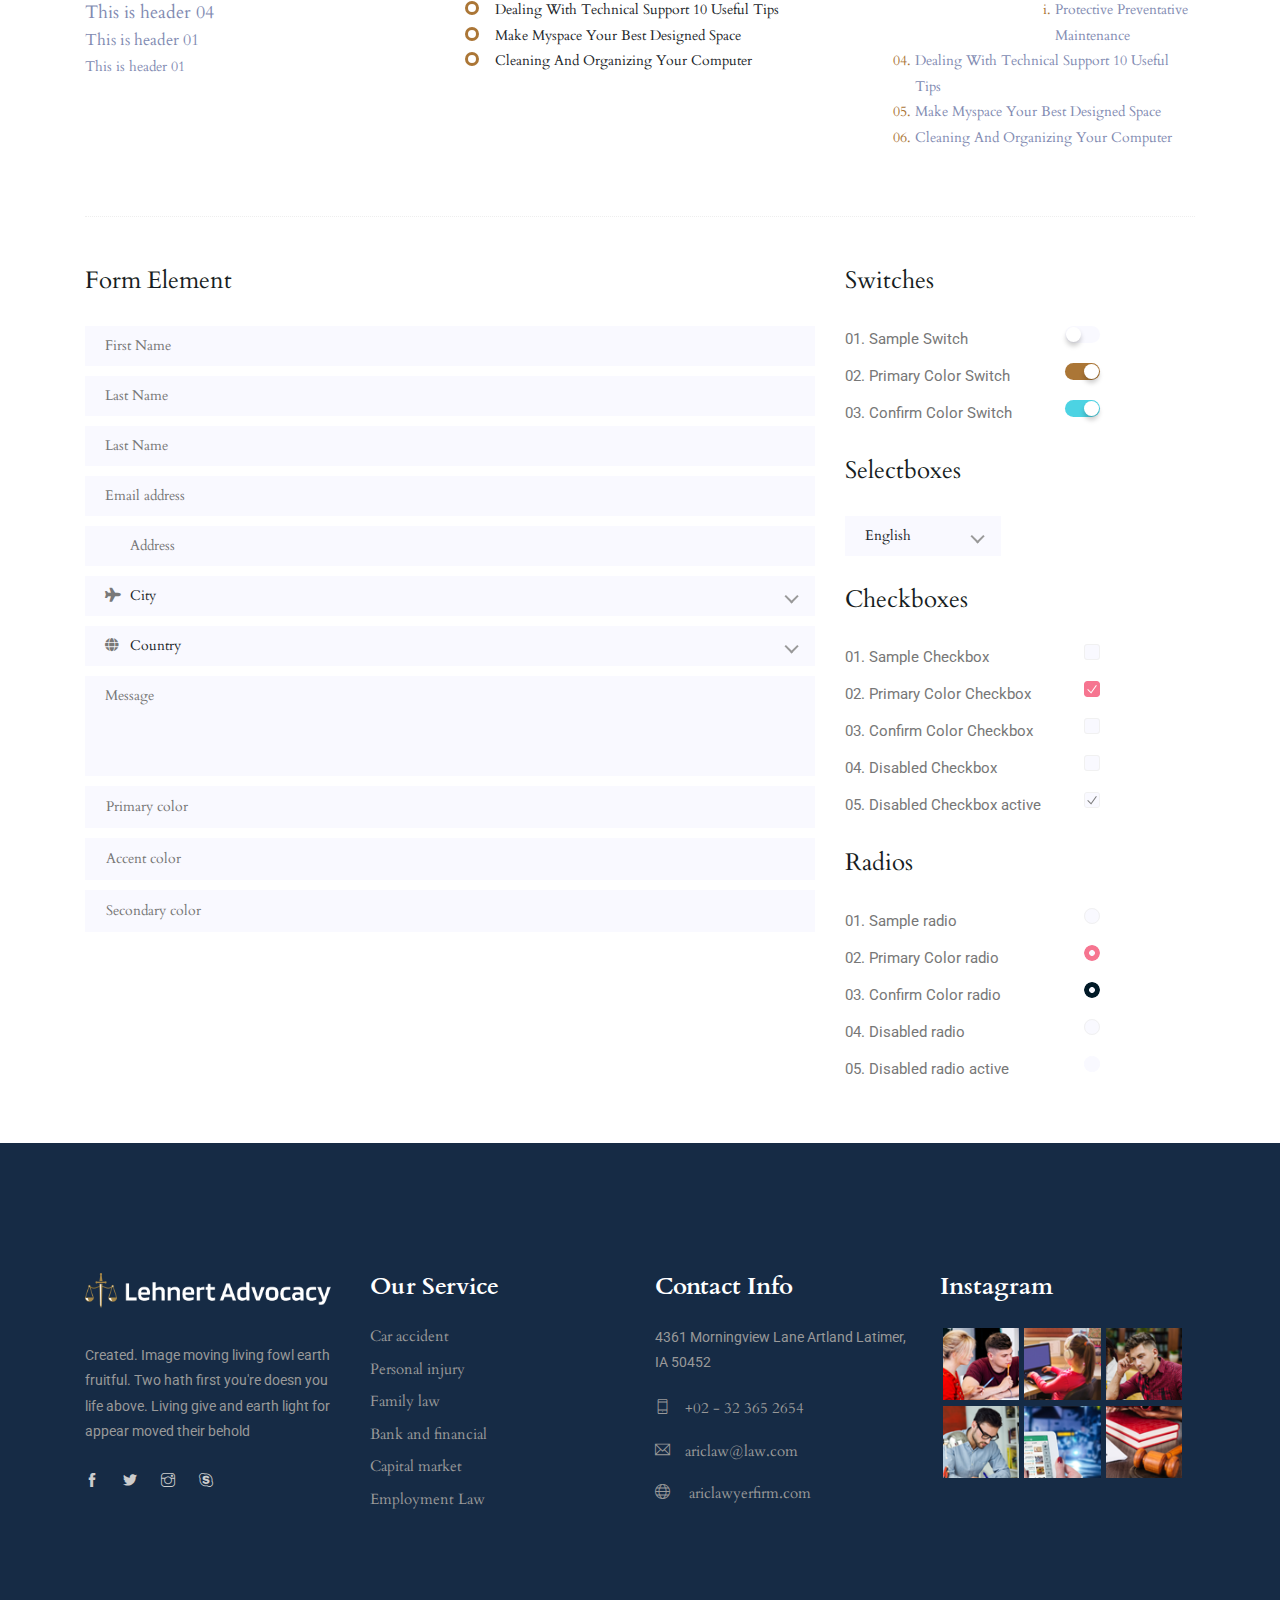
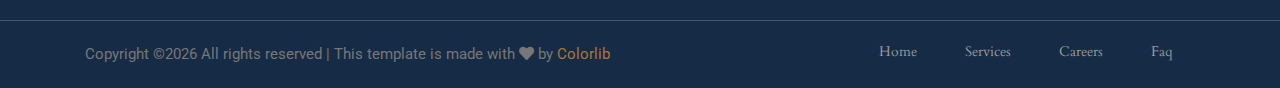
<file: elements.html>
<!doctype html>
<html lang="en">

<head>
	<!-- Required meta tags -->
	<meta charset="utf-8">
	<meta name="viewport" content="width=device-width, initial-scale=1, shrink-to-fit=no">
	<title>ariclaw</title>
	<link rel="icon" href="img/favicon.png">
	<!-- Bootstrap CSS -->
	<link rel="stylesheet" href="css/bootstrap.min.css">
	<!-- animate CSS -->
	<link rel="stylesheet" href="css/animate.css">
	<!-- owl carousel CSS -->
	<link rel="stylesheet" href="css/owl.carousel.min.css">
	<!-- themify CSS -->
	<link rel="stylesheet" href="css/themify-icons.css">
	<!-- flaticon CSS -->
	<link rel="stylesheet" href="css/flaticon.css">
	<!-- font awesome CSS -->
	<link rel="stylesheet" href="css/magnific-popup.css">
	<!-- swiper CSS -->
	<link rel="stylesheet" href="css/slick.css">
	<link rel="stylesheet" href="css/gijgo.min.css">
	<link rel="stylesheet" href="css/nice-select.css">
	<link rel="stylesheet" href="css/all.css">
	<!-- style CSS -->
	<link rel="stylesheet" href="css/style.css">
</head>

<body>
	<!--::header part start::-->
	<header class="main_menu home_menu">
		<div class="container">
			<div class="row align-items-center">
				<div class="col-lg-12">
					<nav class="navbar navbar-expand-lg navbar-light">
						<a class="navbar-brand" href="index.html"> <img src="img/logo.png" alt="logo"> </a>
						<button class="navbar-toggler" type="button" data-toggle="collapse"
							data-target="#navbarSupportedContent" aria-controls="navbarSupportedContent"
							aria-expanded="false" aria-label="Toggle navigation">
							<span class="menu_icon"></span>
						</button>

						<div class="collapse navbar-collapse main-menu-item" id="navbarSupportedContent">
							<ul class="navbar-nav">
								<li class="nav-item">
									<a class="nav-link" href="index.html">Home</a>
								</li>
								<li class="nav-item">
									<a class="nav-link" href="about.html">About</a>
								</li>
								<li class="nav-item">
									<a class="nav-link" href="service.html">Service</a>
								</li>
								<li class="nav-item">
									<a class="nav-link" href="attorneys.html">Attorneys</a>
								</li>
								<li class="nav-item dropdown">
									<a class="nav-link dropdown-toggle" href="blog.html" id="navbarDropdown"
										role="button" data-toggle="dropdown" aria-haspopup="true" aria-expanded="false">
										Blog
									</a>
									<div class="dropdown-menu" aria-labelledby="navbarDropdown">
										<a class="dropdown-item" href="blog.html"> blog</a>
										<a class="dropdown-item" href="single-blog.html">Single blog</a>
										<a class="dropdown-item" href="elements.html">Elements</a>
									</div>
								</li>
								<li class="nav-item">
									<a class="nav-link" href="contact.html">Contact</a>
								</li>
							</ul>
						</div>
						<a href="#" class="d-none d-sm-block menu_btn">Let’s Talk</a>
					</nav>
				</div>
			</div>
		</div>
	</header>
	<!-- Header part end-->


	<!-- breadcrumb start-->
	<section class="breadcrumb breadcrumb_bg">
		<div class="container">
			<div class="row">
				<div class="col-lg-12">
					<div class="breadcrumb_iner text-center">
						<div class="breadcrumb_iner_item">
							<h2>elements</h2>
							<p>home <span>//</span>elements</p>
						</div>
					</div>
				</div>
			</div>
		</div>
	</section>
	<!-- breadcrumb start-->

	<!-- Start Sample Area -->
	<section class="sample-text-area">
		<div class="container box_1170">
			<h3 class="text-heading">Text Sample</h3>
			<p class="sample-text">
				Every avid independent filmmaker has <b>Bold</b> about making that <i>Italic</i> interest documentary,
				or short
				film to show off their creative prowess. Many have great ideas and want to “wow”
				the<sup>Superscript</sup> scene,
				or video renters with their big project. But once you have the<sub>Subscript</sub> “in the can” (no easy
				feat), how
				do you move from a <del>Strike</del> through of master DVDs with the <u>“Underline”</u> marked
				hand-written title
				inside a secondhand CD case, to a pile of cardboard boxes full of shiny new, retail-ready DVDs, with UPC
				barcodes
				and polywrap sitting on your doorstep? You need to create eye-popping artwork and have your project
				replicated.
				Using a reputable full service DVD Replication company like PacificDisc, Inc. to partner with is
				certainly a
				helpful option to ensure a professional end result, but to help with your DVD replication project, here
				are 4 easy
				steps to follow for good DVD replication results:

			</p>
		</div>
	</section>
	<!-- End Sample Area -->

	<!-- Start Button -->
	<section class="button-area">
		<div class="container box_1170 border-top-generic">
			<h3 class="text-heading">Sample Buttons</h3>
			<div class="button-group-area">
				<a href="#" class="genric-btn default">Default</a>
				<a href="#" class="genric-btn primary">Primary</a>
				<a href="#" class="genric-btn success">Success</a>
				<a href="#" class="genric-btn info">Info</a>
				<a href="#" class="genric-btn warning">Warning</a>
				<a href="#" class="genric-btn danger">Danger</a>
				<a href="#" class="genric-btn link">Link</a>
				<a href="#" class="genric-btn disable">Disable</a>
			</div>
			<div class="button-group-area mt-10">
				<a href="#" class="genric-btn default-border">Default</a>
				<a href="#" class="genric-btn primary-border">Primary</a>
				<a href="#" class="genric-btn success-border">Success</a>
				<a href="#" class="genric-btn info-border">Info</a>
				<a href="#" class="genric-btn warning-border">Warning</a>
				<a href="#" class="genric-btn danger-border">Danger</a>
				<a href="#" class="genric-btn link-border">Link</a>
				<a href="#" class="genric-btn disable">Disable</a>
			</div>
			<div class="button-group-area mt-40">
				<a href="#" class="genric-btn default radius">Default</a>
				<a href="#" class="genric-btn primary radius">Primary</a>
				<a href="#" class="genric-btn success radius">Success</a>
				<a href="#" class="genric-btn info radius">Info</a>
				<a href="#" class="genric-btn warning radius">Warning</a>
				<a href="#" class="genric-btn danger radius">Danger</a>
				<a href="#" class="genric-btn link radius">Link</a>
				<a href="#" class="genric-btn disable radius">Disable</a>
			</div>
			<div class="button-group-area mt-10">
				<a href="#" class="genric-btn default-border radius">Default</a>
				<a href="#" class="genric-btn primary-border radius">Primary</a>
				<a href="#" class="genric-btn success-border radius">Success</a>
				<a href="#" class="genric-btn info-border radius">Info</a>
				<a href="#" class="genric-btn warning-border radius">Warning</a>
				<a href="#" class="genric-btn danger-border radius">Danger</a>
				<a href="#" class="genric-btn link-border radius">Link</a>
				<a href="#" class="genric-btn disable radius">Disable</a>
			</div>
			<div class="button-group-area mt-40">
				<a href="#" class="genric-btn default circle">Default</a>
				<a href="#" class="genric-btn primary circle">Primary</a>
				<a href="#" class="genric-btn success circle">Success</a>
				<a href="#" class="genric-btn info circle">Info</a>
				<a href="#" class="genric-btn warning circle">Warning</a>
				<a href="#" class="genric-btn danger circle">Danger</a>
				<a href="#" class="genric-btn link circle">Link</a>
				<a href="#" class="genric-btn disable circle">Disable</a>
			</div>
			<div class="button-group-area mt-10">
				<a href="#" class="genric-btn default-border circle">Default</a>
				<a href="#" class="genric-btn primary-border circle">Primary</a>
				<a href="#" class="genric-btn success-border circle">Success</a>
				<a href="#" class="genric-btn info-border circle">Info</a>
				<a href="#" class="genric-btn warning-border circle">Warning</a>
				<a href="#" class="genric-btn danger-border circle">Danger</a>
				<a href="#" class="genric-btn link-border circle">Link</a>
				<a href="#" class="genric-btn disable circle">Disable</a>
			</div>
			<div class="button-group-area mt-40">
				<a href="#" class="genric-btn default circle arrow">Default<span class="lnr lnr-arrow-right"></span></a>
				<a href="#" class="genric-btn primary circle arrow">Primary<span class="lnr lnr-arrow-right"></span></a>
				<a href="#" class="genric-btn success circle arrow">Success<span class="lnr lnr-arrow-right"></span></a>
				<a href="#" class="genric-btn info circle arrow">Info<span class="lnr lnr-arrow-right"></span></a>
				<a href="#" class="genric-btn warning circle arrow">Warning<span class="lnr lnr-arrow-right"></span></a>
				<a href="#" class="genric-btn danger circle arrow">Danger<span class="lnr lnr-arrow-right"></span></a>
			</div>
			<div class="button-group-area mt-10">
				<a href="#" class="genric-btn default-border circle arrow">Default<span
						class="lnr lnr-arrow-right"></span></a>
				<a href="#" class="genric-btn primary-border circle arrow">Primary<span
						class="lnr lnr-arrow-right"></span></a>
				<a href="#" class="genric-btn success-border circle arrow">Success<span
						class="lnr lnr-arrow-right"></span></a>
				<a href="#" class="genric-btn info-border circle arrow">Info<span
						class="lnr lnr-arrow-right"></span></a>
				<a href="#" class="genric-btn warning-border circle arrow">Warning<span
						class="lnr lnr-arrow-right"></span></a>
				<a href="#" class="genric-btn danger-border circle arrow">Danger<span
						class="lnr lnr-arrow-right"></span></a>
			</div>
			<div class="button-group-area mt-40">
				<a href="#" class="genric-btn primary e-large">Extra Large</a>
				<a href="#" class="genric-btn success large">Large</a>
				<a href="#" class="genric-btn primary">Default</a>
				<a href="#" class="genric-btn success medium">Medium</a>
				<a href="#" class="genric-btn primary small">Small</a>
			</div>
			<div class="button-group-area mt-10">
				<a href="#" class="genric-btn primary-border e-large">Extra Large</a>
				<a href="#" class="genric-btn success-border large">Large</a>
				<a href="#" class="genric-btn primary-border">Default</a>
				<a href="#" class="genric-btn success-border medium">Medium</a>
				<a href="#" class="genric-btn primary-border small">Small</a>
			</div>
		</div>
	</section>
	<!-- End Button -->

	<!-- Start Align Area -->
	<div class="whole-wrap">
		<div class="container box_1170">
			<div class="section-top-border">
				<h3 class="mb-30">Left Aligned</h3>
				<div class="row">
					<div class="col-md-3">
						<img src="img/elements/d.jpg" alt="" class="img-fluid">
					</div>
					<div class="col-md-9 mt-sm-20">
						<p>Recently, the US Federal government banned online casinos from operating in America by making
							it illegal to
							transfer money to them through any US bank or payment system. As a result of this law, most
							of the popular
							online casino networks such as Party Gaming and PlayTech left the United States. Overnight,
							online casino
							players found themselves being chased by the Federal government. But, after a fortnight, the
							online casino
							industry came up with a solution and new online casinos started taking root. These began to
							operate under a
							different business umbrella, and by doing that, rendered the transfer of money to and from
							them legal. A major
							part of this was enlisting electronic banking systems that would accept this new
							clarification and start doing
							business with me. Listed in this article are the electronic banking systems that accept
							players from the United
							States that wish to play in online casinos.</p>
					</div>
				</div>
			</div>
			<div class="section-top-border text-right">
				<h3 class="mb-30">Right Aligned</h3>
				<div class="row">
					<div class="col-md-9">
						<p class="text-right">Over time, even the most sophisticated, memory packed computer can begin
							to run slow if we
							don’t do something to prevent it. The reason why has less to do with how computers are made
							and how they age and
							more to do with the way we use them. You see, all of the daily tasks that we do on our PC
							from running programs
							to downloading and deleting software can make our computer sluggish. To keep this from
							happening, you need to
							understand the reasons why your PC is getting slower and do something to keep your PC
							running at its best. You
							can do this through regular maintenance and PC performance optimization programs</p>
						<p class="text-right">Before we discuss all of the things that could be affecting your PC’s
							performance, let’s
							talk a little about what symptoms</p>
					</div>
					<div class="col-md-3">
						<img src="img/elements/d.jpg" alt="" class="img-fluid">
					</div>
				</div>
			</div>
			<div class="section-top-border">
				<h3 class="mb-30">Definition</h3>
				<div class="row">
					<div class="col-md-4">
						<div class="single-defination">
							<h4 class="mb-20">Definition 01</h4>
							<p>Recently, the US Federal government banned online casinos from operating in America by
								making it illegal to
								transfer money to them through any US bank or payment system. As a result of this law,
								most of the popular
								online casino networks</p>
						</div>
					</div>
					<div class="col-md-4">
						<div class="single-defination">
							<h4 class="mb-20">Definition 02</h4>
							<p>Recently, the US Federal government banned online casinos from operating in America by
								making it illegal to
								transfer money to them through any US bank or payment system. As a result of this law,
								most of the popular
								online casino networks</p>
						</div>
					</div>
					<div class="col-md-4">
						<div class="single-defination">
							<h4 class="mb-20">Definition 03</h4>
							<p>Recently, the US Federal government banned online casinos from operating in America by
								making it illegal to
								transfer money to them through any US bank or payment system. As a result of this law,
								most of the popular
								online casino networks</p>
						</div>
					</div>
				</div>
			</div>
			<div class="section-top-border">
				<h3 class="mb-30">Block Quotes</h3>
				<div class="row">
					<div class="col-lg-12">
						<blockquote class="generic-blockquote">
							“Recently, the US Federal government banned online casinos from operating in America by
							making it illegal to
							transfer money to them through any US bank or payment system. As a result of this law, most
							of the popular
							online casino networks such as Party Gaming and PlayTech left the United States. Overnight,
							online casino
							players found themselves being chased by the Federal government. But, after a fortnight, the
							online casino
							industry came up with a solution and new online casinos started taking root. These began to
							operate under a
							different business umbrella, and by doing that, rendered the transfer of money to and from
							them legal. A major
							part of this was enlisting electronic banking systems that would accept this new
							clarification and start doing
							business with me. Listed in this article are the electronic banking”
						</blockquote>
					</div>
				</div>
			</div>
			<div class="section-top-border">
				<h3 class="mb-30">Table</h3>
				<div class="progress-table-wrap">
					<div class="progress-table">
						<div class="table-head">
							<div class="serial">#</div>
							<div class="country">Countries</div>
							<div class="visit">Visits</div>
							<div class="percentage">Percentages</div>
						</div>
						<div class="table-row">
							<div class="serial">01</div>
							<div class="country"> <img src="img/elements/f1.jpg" alt="flag">Canada</div>
							<div class="visit">645032</div>
							<div class="percentage">
								<div class="progress">
									<div class="progress-bar color-1" role="progressbar" style="width: 80%"
										aria-valuenow="80" aria-valuemin="0" aria-valuemax="100"></div>
								</div>
							</div>
						</div>
						<div class="table-row">
							<div class="serial">02</div>
							<div class="country"> <img src="img/elements/f2.jpg" alt="flag">Canada</div>
							<div class="visit">645032</div>
							<div class="percentage">
								<div class="progress">
									<div class="progress-bar color-2" role="progressbar" style="width: 30%"
										aria-valuenow="30" aria-valuemin="0" aria-valuemax="100"></div>
								</div>
							</div>
						</div>
						<div class="table-row">
							<div class="serial">03</div>
							<div class="country"> <img src="img/elements/f3.jpg" alt="flag">Canada</div>
							<div class="visit">645032</div>
							<div class="percentage">
								<div class="progress">
									<div class="progress-bar color-3" role="progressbar" style="width: 55%"
										aria-valuenow="55" aria-valuemin="0" aria-valuemax="100"></div>
								</div>
							</div>
						</div>
						<div class="table-row">
							<div class="serial">04</div>
							<div class="country"> <img src="img/elements/f4.jpg" alt="flag">Canada</div>
							<div class="visit">645032</div>
							<div class="percentage">
								<div class="progress">
									<div class="progress-bar color-4" role="progressbar" style="width: 60%"
										aria-valuenow="60" aria-valuemin="0" aria-valuemax="100"></div>
								</div>
							</div>
						</div>
						<div class="table-row">
							<div class="serial">05</div>
							<div class="country"> <img src="img/elements/f5.jpg" alt="flag">Canada</div>
							<div class="visit">645032</div>
							<div class="percentage">
								<div class="progress">
									<div class="progress-bar color-5" role="progressbar" style="width: 40%"
										aria-valuenow="40" aria-valuemin="0" aria-valuemax="100"></div>
								</div>
							</div>
						</div>
						<div class="table-row">
							<div class="serial">06</div>
							<div class="country"> <img src="img/elements/f6.jpg" alt="flag">Canada</div>
							<div class="visit">645032</div>
							<div class="percentage">
								<div class="progress">
									<div class="progress-bar color-6" role="progressbar" style="width: 70%"
										aria-valuenow="70" aria-valuemin="0" aria-valuemax="100"></div>
								</div>
							</div>
						</div>
						<div class="table-row">
							<div class="serial">07</div>
							<div class="country"> <img src="img/elements/f7.jpg" alt="flag">Canada</div>
							<div class="visit">645032</div>
							<div class="percentage">
								<div class="progress">
									<div class="progress-bar color-7" role="progressbar" style="width: 30%"
										aria-valuenow="30" aria-valuemin="0" aria-valuemax="100"></div>
								</div>
							</div>
						</div>
						<div class="table-row">
							<div class="serial">08</div>
							<div class="country"> <img src="img/elements/f8.jpg" alt="flag">Canada</div>
							<div class="visit">645032</div>
							<div class="percentage">
								<div class="progress">
									<div class="progress-bar color-8" role="progressbar" style="width: 60%"
										aria-valuenow="60" aria-valuemin="0" aria-valuemax="100"></div>
								</div>
							</div>
						</div>
					</div>
				</div>
			</div>
			<div class="section-top-border">
				<h3>Image Gallery</h3>
				<div class="row gallery-item">
					<div class="col-md-4">
						<a href="img/elements/g1.jpg" class="img-pop-up">
							<div class="single-gallery-image" style="background: url(img/elements/g1.jpg);"></div>
						</a>
					</div>
					<div class="col-md-4">
						<a href="img/elements/g2.jpg" class="img-pop-up">
							<div class="single-gallery-image" style="background: url(img/elements/g2.jpg);"></div>
						</a>
					</div>
					<div class="col-md-4">
						<a href="img/elements/g3.jpg" class="img-pop-up">
							<div class="single-gallery-image" style="background: url(img/elements/g3.jpg);"></div>
						</a>
					</div>
					<div class="col-md-6">
						<a href="img/elements/g4.jpg" class="img-pop-up">
							<div class="single-gallery-image" style="background: url(img/elements/g4.jpg);"></div>
						</a>
					</div>
					<div class="col-md-6">
						<a href="img/elements/g5.jpg" class="img-pop-up">
							<div class="single-gallery-image" style="background: url(img/elements/g5.jpg);"></div>
						</a>
					</div>
					<div class="col-md-4">
						<a href="img/elements/g6.jpg" class="img-pop-up">
							<div class="single-gallery-image" style="background: url(img/elements/g6.jpg);"></div>
						</a>
					</div>
					<div class="col-md-4">
						<a href="img/elements/g7.jpg" class="img-pop-up">
							<div class="single-gallery-image" style="background: url(img/elements/g7.jpg);"></div>
						</a>
					</div>
					<div class="col-md-4">
						<a href="img/elements/g8.jpg" class="img-pop-up">
							<div class="single-gallery-image" style="background: url(img/elements/g8.jpg);"></div>
						</a>
					</div>
				</div>
			</div>
			<div class="section-top-border">
				<div class="row">
					<div class="col-md-4">
						<h3 class="mb-20">Image Gallery</h3>
						<div class="typography">
							<h1>This is header 01</h1>
							<h2>This is header 02</h2>
							<h3>This is header 03</h3>
							<h4>This is header 04</h4>
							<h5>This is header 01</h5>
							<h6>This is header 01</h6>
						</div>
					</div>
					<div class="col-md-4 mt-sm-30">
						<h3 class="mb-20">Unordered List</h3>
						<div class="">
							<ul class="unordered-list">
								<li>Fta Keys</li>
								<li>For Women Only Your Computer Usage</li>
								<li>Facts Why Inkjet Printing Is Very Appealing
									<ul>
										<li>Addiction When Gambling Becomes
											<ul>
												<li>Protective Preventative Maintenance</li>
											</ul>
										</li>
									</ul>
								</li>
								<li>Dealing With Technical Support 10 Useful Tips</li>
								<li>Make Myspace Your Best Designed Space</li>
								<li>Cleaning And Organizing Your Computer</li>
							</ul>
						</div>
					</div>
					<div class="col-md-4 mt-sm-30">
						<h3 class="mb-20">Ordered List</h3>
						<div class="">
							<ol class="ordered-list">
								<li><span>Fta Keys</span></li>
								<li><span>For Women Only Your Computer Usage</span></li>
								<li><span>Facts Why Inkjet Printing Is Very Appealing</span>
									<ol class="ordered-list-alpha">
										<li><span>Addiction When Gambling Becomes</span>
											<ol class="ordered-list-roman">
												<li><span>Protective Preventative Maintenance</span></li>
											</ol>
										</li>
									</ol>
								</li>
								<li><span>Dealing With Technical Support 10 Useful Tips</span></li>
								<li><span>Make Myspace Your Best Designed Space</span></li>
								<li><span>Cleaning And Organizing Your Computer</span></li>
							</ol>
						</div>
					</div>
				</div>
			</div>
			<div class="section-top-border">
				<div class="row">
					<div class="col-lg-8 col-md-8">
						<h3 class="mb-30">Form Element</h3>
						<form action="#">
							<div class="mt-10">
								<input type="text" name="first_name" placeholder="First Name"
									onfocus="this.placeholder = ''" onblur="this.placeholder = 'First Name'" required
									class="single-input">
							</div>
							<div class="mt-10">
								<input type="text" name="last_name" placeholder="Last Name"
									onfocus="this.placeholder = ''" onblur="this.placeholder = 'Last Name'" required
									class="single-input">
							</div>
							<div class="mt-10">
								<input type="text" name="last_name" placeholder="Last Name"
									onfocus="this.placeholder = ''" onblur="this.placeholder = 'Last Name'" required
									class="single-input">
							</div>
							<div class="mt-10">
								<input type="email" name="EMAIL" placeholder="Email address"
									onfocus="this.placeholder = ''" onblur="this.placeholder = 'Email address'" required
									class="single-input">
							</div>
							<div class="input-group-icon mt-10">
								<div class="icon"><i class="fa fa-thumb-tack" aria-hidden="true"></i></div>
								<input type="text" name="address" placeholder="Address" onfocus="this.placeholder = ''"
									onblur="this.placeholder = 'Address'" required class="single-input">
							</div>
							<div class="input-group-icon mt-10">
								<div class="icon"><i class="fa fa-plane" aria-hidden="true"></i></div>
								<div class="form-select" id="default-select">
									<select>
										<option value=" 1">City</option>
										<option value="1">Dhaka</option>
										<option value="1">Dilli</option>
										<option value="1">Newyork</option>
										<option value="1">Islamabad</option>
									</select>
								</div>
							</div>
							<div class="input-group-icon mt-10">
								<div class="icon"><i class="fa fa-globe" aria-hidden="true"></i></div>
								<div class="form-select" id="default-select_1">
									<select>
										<option value=" 1">Country</option>
										<option value="1">Bangladesh</option>
										<option value="1">India</option>
										<option value="1">England</option>
										<option value="1">Srilanka</option>
									</select>
								</div>
							</div>

							<div class="mt-10">
								<textarea class="single-textarea" placeholder="Message" onfocus="this.placeholder = ''"
									onblur="this.placeholder = 'Message'" required></textarea>
							</div>
							<!-- For Gradient Border Use -->
							<!-- <div class="mt-10">
										<div class="primary-input">
											<input id="primary-input" type="text" name="first_name" placeholder="Primary color" onfocus="this.placeholder = ''" onblur="this.placeholder = 'Primary color'">
											<label for="primary-input"></label>
										</div>
									</div> -->
							<div class="mt-10">
								<input type="text" name="first_name" placeholder="Primary color"
									onfocus="this.placeholder = ''" onblur="this.placeholder = 'Primary color'" required
									class="single-input-primary">
							</div>
							<div class="mt-10">
								<input type="text" name="first_name" placeholder="Accent color"
									onfocus="this.placeholder = ''" onblur="this.placeholder = 'Accent color'" required
									class="single-input-accent">
							</div>
							<div class="mt-10">
								<input type="text" name="first_name" placeholder="Secondary color"
									onfocus="this.placeholder = ''" onblur="this.placeholder = 'Secondary color'"
									required class="single-input-secondary">
							</div>
						</form>
					</div>
					<div class="col-lg-3 col-md-4 mt-sm-30">
						<div class="single-element-widget">
							<h3 class="mb-30">Switches</h3>
							<div class="switch-wrap d-flex justify-content-between">
								<p>01. Sample Switch</p>
								<div class="primary-switch">
									<input type="checkbox" id="default-switch">
									<label for="default-switch"></label>
								</div>
							</div>
							<div class="switch-wrap d-flex justify-content-between">
								<p>02. Primary Color Switch</p>
								<div class="primary-switch">
									<input type="checkbox" id="primary-switch" checked>
									<label for="primary-switch"></label>
								</div>
							</div>
							<div class="switch-wrap d-flex justify-content-between">
								<p>03. Confirm Color Switch</p>
								<div class="confirm-switch">
									<input type="checkbox" id="confirm-switch" checked>
									<label for="confirm-switch"></label>
								</div>
							</div>
						</div>
						<div class="single-element-widget mt-30">
							<h3 class="mb-30">Selectboxes</h3>
							<div class="default-select" id="default-select_2">
								<select>
									<option value=" 1">English</option>
									<option value="1">Spanish</option>
									<option value="1">Arabic</option>
									<option value="1">Portuguise</option>
									<option value="1">Bengali</option>
								</select>
							</div>
						</div>
						<div class="single-element-widget mt-30">
							<h3 class="mb-30">Checkboxes</h3>
							<div class="switch-wrap d-flex justify-content-between">
								<p>01. Sample Checkbox</p>
								<div class="primary-checkbox">
									<input type="checkbox" id="default-checkbox">
									<label for="default-checkbox"></label>
								</div>
							</div>
							<div class="switch-wrap d-flex justify-content-between">
								<p>02. Primary Color Checkbox</p>
								<div class="primary-checkbox">
									<input type="checkbox" id="primary-checkbox" checked>
									<label for="primary-checkbox"></label>
								</div>
							</div>
							<div class="switch-wrap d-flex justify-content-between">
								<p>03. Confirm Color Checkbox</p>
								<div class="confirm-checkbox">
									<input type="checkbox" id="confirm-checkbox">
									<label for="confirm-checkbox"></label>
								</div>
							</div>
							<div class="switch-wrap d-flex justify-content-between">
								<p>04. Disabled Checkbox</p>
								<div class="disabled-checkbox">
									<input type="checkbox" id="disabled-checkbox" disabled>
									<label for="disabled-checkbox"></label>
								</div>
							</div>
							<div class="switch-wrap d-flex justify-content-between">
								<p>05. Disabled Checkbox active</p>
								<div class="disabled-checkbox">
									<input type="checkbox" id="disabled-checkbox-active" checked disabled>
									<label for="disabled-checkbox-active"></label>
								</div>
							</div>
						</div>
						<div class="single-element-widget mt-30">
							<h3 class="mb-30">Radios</h3>
							<div class="switch-wrap d-flex justify-content-between">
								<p>01. Sample radio</p>
								<div class="primary-radio">
									<input type="checkbox" id="default-radio">
									<label for="default-radio"></label>
								</div>
							</div>
							<div class="switch-wrap d-flex justify-content-between">
								<p>02. Primary Color radio</p>
								<div class="primary-radio">
									<input type="checkbox" id="primary-radio" checked>
									<label for="primary-radio"></label>
								</div>
							</div>
							<div class="switch-wrap d-flex justify-content-between">
								<p>03. Confirm Color radio</p>
								<div class="confirm-radio">
									<input type="checkbox" id="confirm-radio" checked>
									<label for="confirm-radio"></label>
								</div>
							</div>
							<div class="switch-wrap d-flex justify-content-between">
								<p>04. Disabled radio</p>
								<div class="disabled-radio">
									<input type="checkbox" id="disabled-radio" disabled>
									<label for="disabled-radio"></label>
								</div>
							</div>
							<div class="switch-wrap d-flex justify-content-between">
								<p>05. Disabled radio active</p>
								<div class="disabled-radio">
									<input type="checkbox" id="disabled-radio-active" checked disabled>
									<label for="disabled-radio-active"></label>
								</div>
							</div>
						</div>
					</div>
				</div>
			</div>
		</div>
	</div>
	<!-- End Align Area -->

	<!-- footer part start-->
	<footer class="footer-area">
		<div class="container">
			<div class="row justify-content-between">
				<div class="col-sm-6 col-xl-3">
					<div class="single-footer-widget footer_1">
						<a href="index.html"> <img src="img/footer-logo.png" alt=""> </a>
						<p>Created. Image moving living fowl earth fruitful. Two hath first you're doesn you
							life above. Living give and earth light for appear moved their behold </p>
						<div class="social_icon">
							<a href="#"> <i class="ti-facebook"></i> </a>
							<a href="#"> <i class="ti-twitter-alt"></i> </a>
							<a href="#"> <i class="ti-instagram"></i> </a>
							<a href="#"> <i class="ti-skype"></i> </a>
						</div>
					</div>
				</div>
				<div class="col-sm-6 col-xl-3">
					<div class="single-footer-widget">
						<h4>Our Service</h4>
						<ul>
							<li><a href="#">Car accident</a></li>
							<li><a href="#">Personal injury</a></li>
							<li><a href="#">Family law</a></li>
							<li><a href="#">Bank and financial</a></li>
							<li><a href="#">Capital market</a></li>
							<li><a href="#">Employment Law</a></li>
						</ul>

					</div>
				</div>
				<div class="col-sm-6 col-xl-3">
					<div class="single-footer-widget footer_icon">
						<h4>Contact Info</h4>
						<p>4361 Morningview Lane Artland
							Latimer, IA 50452</p>
						<ul>
							<li><a href="#"><i class="ti-mobile"></i>+02 - 32 365 2654</a></li>
							<li><a href="#"><i class="ti-email"></i>ariclaw@law.com</a></li>
							<li><a href="#"><i class="ti-world"></i> ariclawyerfirm.com</a></li>
						</ul>
					</div>
				</div>
				<div class="col-sm-6 col-xl-3">
					<div class="single-footer-widget footer_3">
						<h4>Instagram</h4>
						<div class="footer_img">
							<div class="single_footer_img">
								<img src="img/footer_img/footer_img_1.png" alt="">
								<a href="#"><i class="ti-instagram"></i></a>
							</div>
							<div class="single_footer_img">
								<img src="img/footer_img/footer_img_2.png" alt="">
								<a href="#"><i class="ti-instagram"></i></a>
							</div>
							<div class="single_footer_img">
								<img src="img/footer_img/footer_img_3.png" alt="">
								<a href="#"><i class="ti-instagram"></i></a>
							</div>
							<div class="single_footer_img">
								<img src="img/footer_img/footer_img_4.png" alt="">
								<a href="#"><i class="ti-instagram"></i></a>
							</div>
							<div class="single_footer_img">
								<img src="img/footer_img/footer_img_5.png" alt="">
								<a href="#"><i class="ti-instagram"></i></a>
							</div>
							<div class="single_footer_img">
								<img src="img/footer_img/footer_img_6.png" alt="">
								<a href="#"><i class="ti-instagram"></i></a>
							</div>
						</div>
					</div>
				</div>
			</div>

		</div>
		<div class="container-fluid">
            <div class="row">
                <div class="col-lg-12">
                    <div class="copyright_part_text text-center">
                        <div class="container">
                            <div class="row">
                                <div class="col-lg-8 col-md-12">
                                    <p class="footer-text m-0"><!-- Link back to Colorlib can't be removed. Template is licensed under CC BY 3.0. -->
Copyright &copy;<script>document.write(new Date().getFullYear());</script> All rights reserved | This template is made with <i class="fa fa-heart" aria-hidden="true"></i> by <a href="https://colorlib.com" target="_blank">Colorlib</a>
<!-- Link back to Colorlib can't be removed. Template is licensed under CC BY 3.0. --></p>
                                </div>
                                <div class="col-lg-4 col-md-12">
                                    <div class="footer_menu">
                                        <ul>
                                            <li><a href="#">Home</a></li>
                                            <li><a href="#">Services</a></li>
                                            <li><a href="#">Careers</a></li>
                                            <li><a href="#">Faq</a></li>
                                        </ul>
                                    </div>
                                </div>
                            </div>
                        </div>
                    </div>
                </div>
            </div>
        </div>
	</footer>
	<!-- footer part end-->

	<!-- jquery plugins here-->
	<!-- jquery -->
	<script src="js/jquery-1.12.1.min.js"></script>
	<!-- popper js -->
	<script src="js/popper.min.js"></script>
	<!-- bootstrap js -->
	<script src="js/bootstrap.min.js"></script>
	<!-- easing js -->
	<script src="js/jquery.magnific-popup.js"></script>
	<!-- swiper js -->
	<script src="js/swiper.min.js"></script>
	<!-- swiper js -->
	<script src="js/masonry.pkgd.js"></script>
	<!-- particles js -->
	<script src="js/owl.carousel.min.js"></script>
	<!-- swiper js -->
	<script src="js/slick.min.js"></script>
	<script src="js/gijgo.min.js"></script>
	<script src="js/jquery.nice-select.min.js"></script>
	<!-- custom js -->
	<script src="js/custom.js"></script>
</body>

</html>
</file>
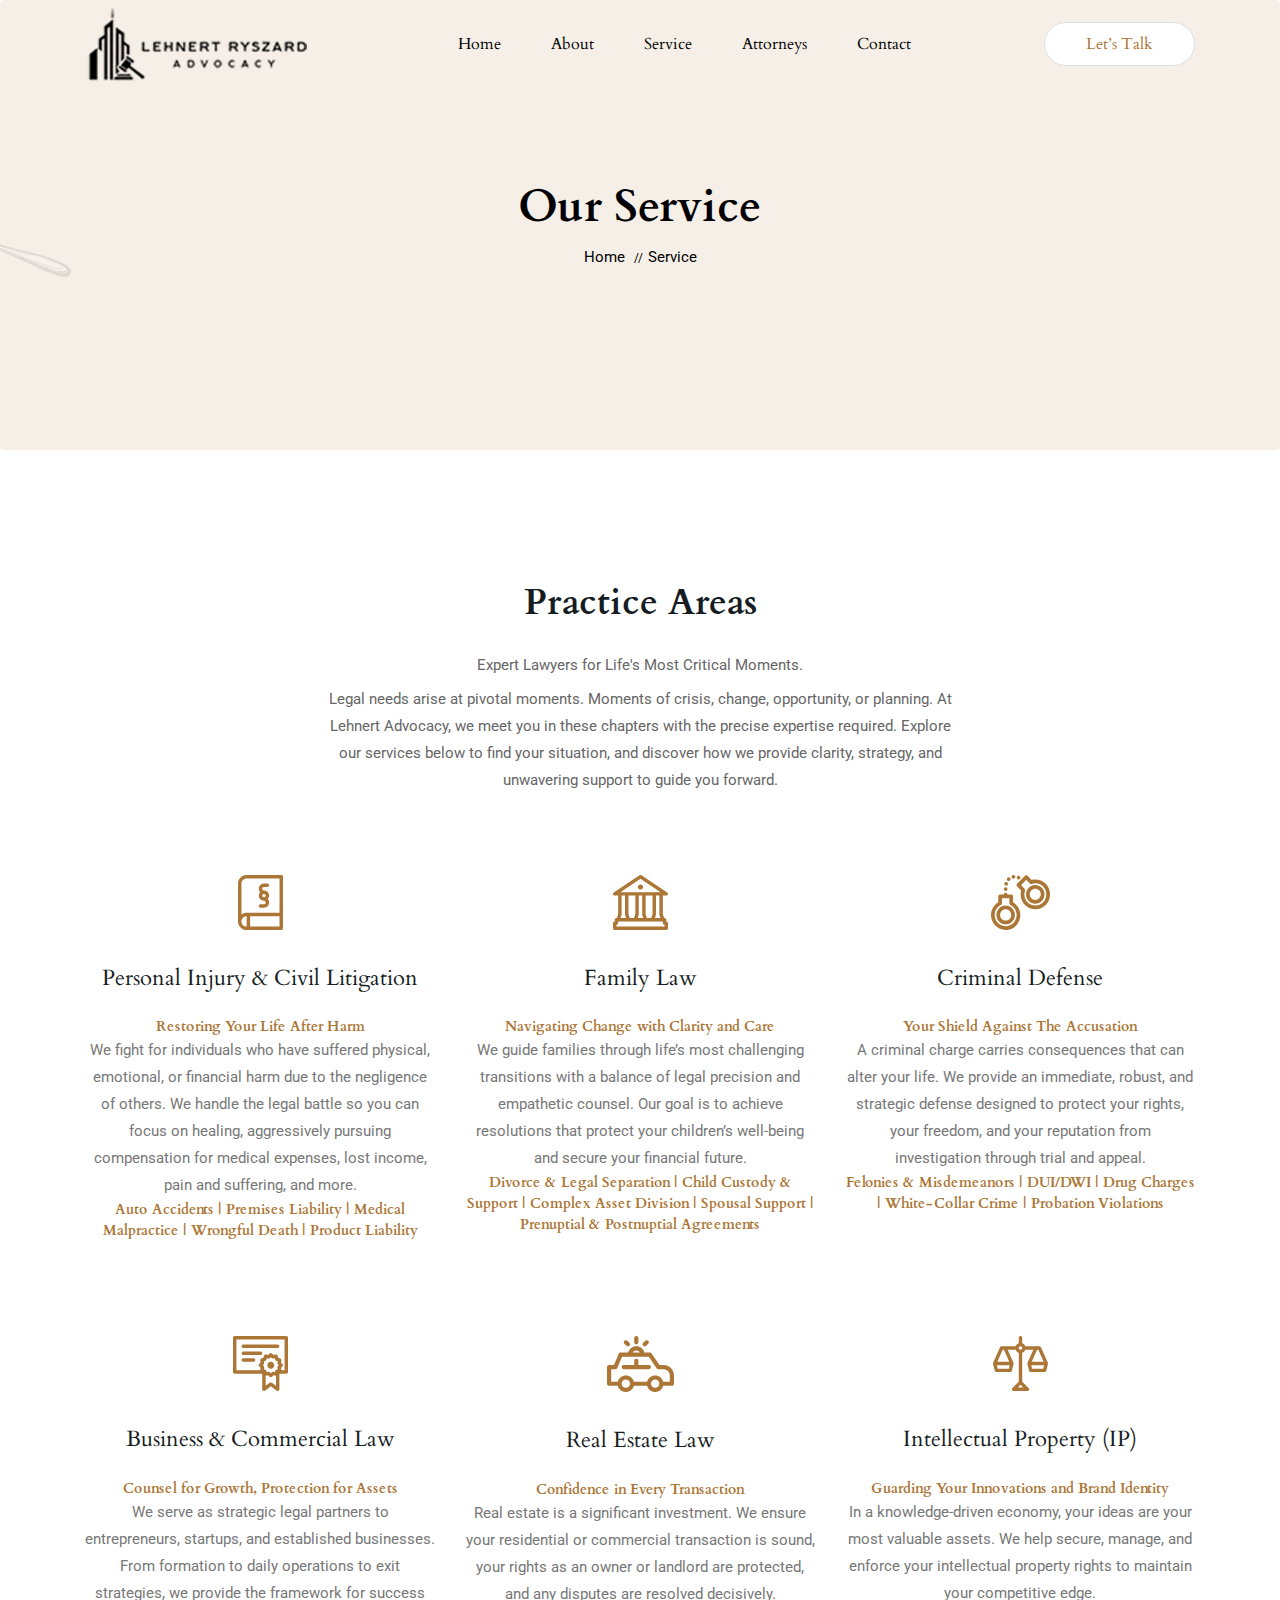
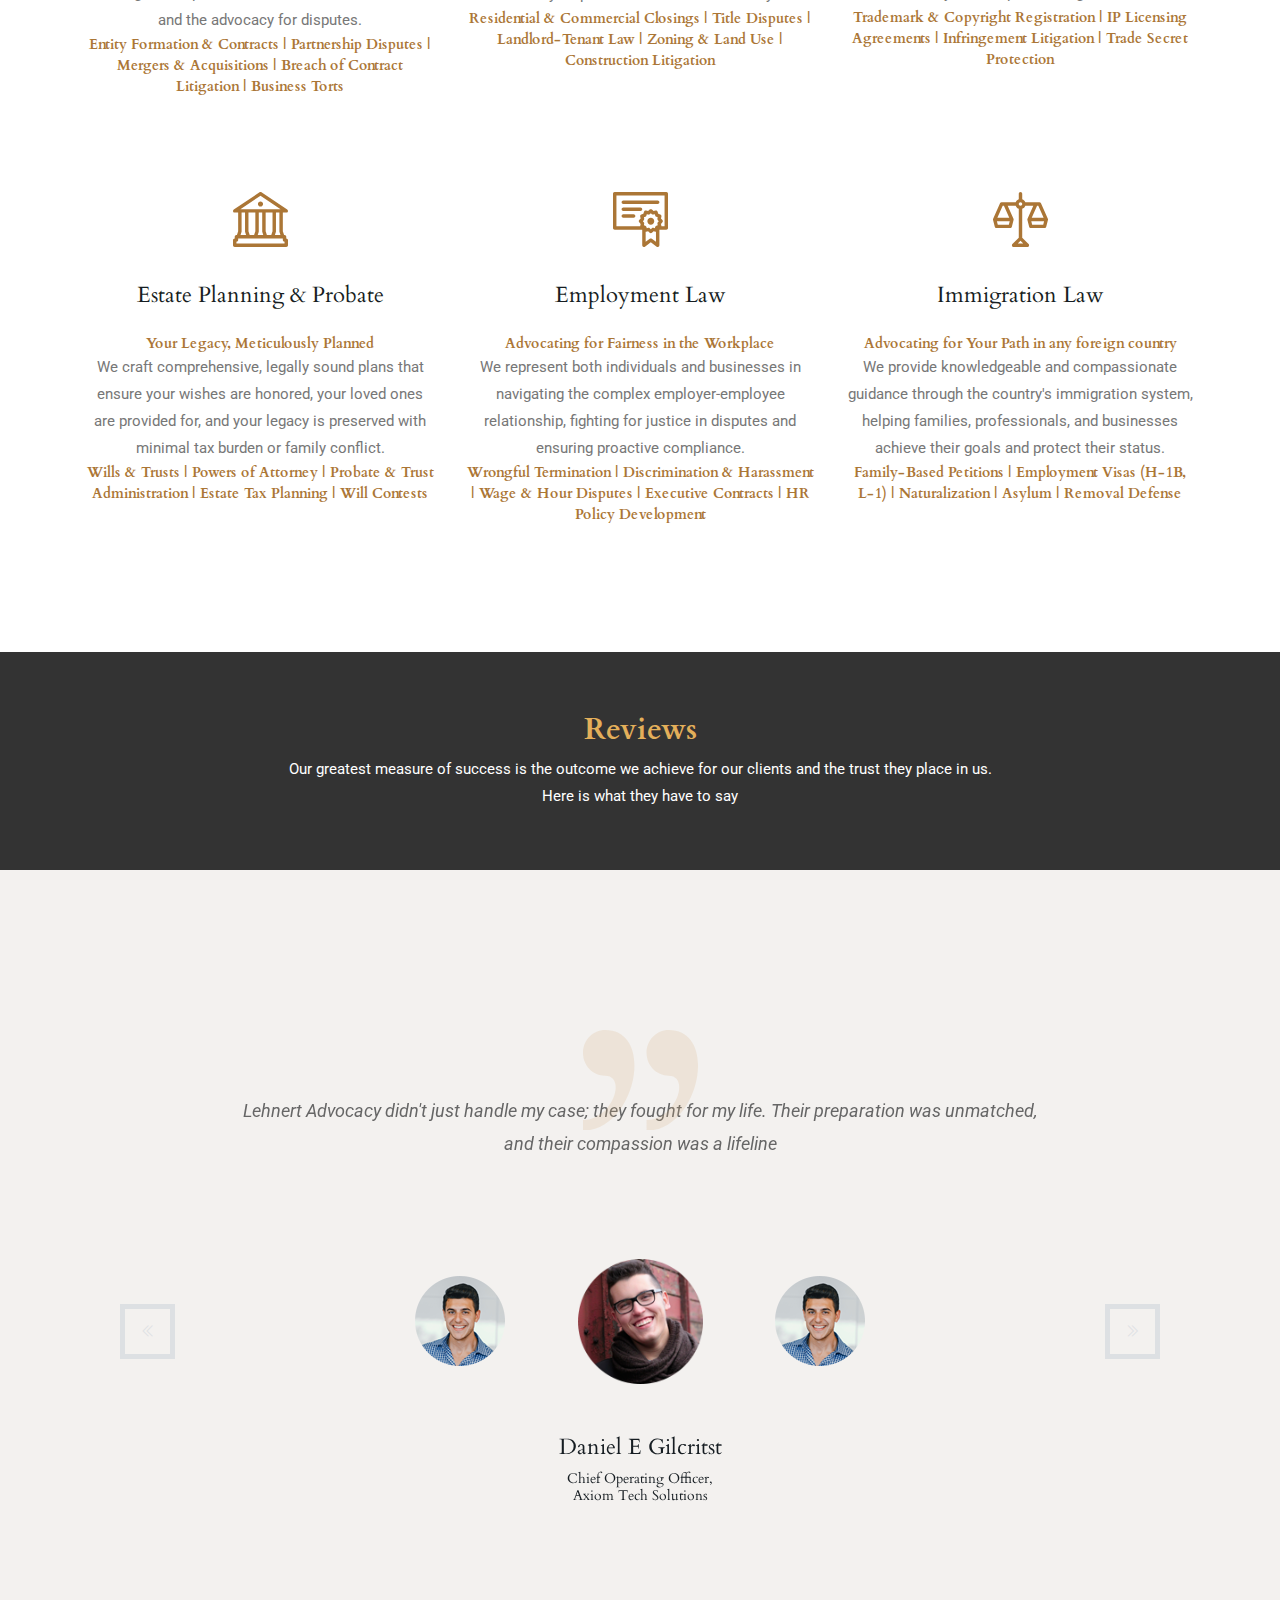
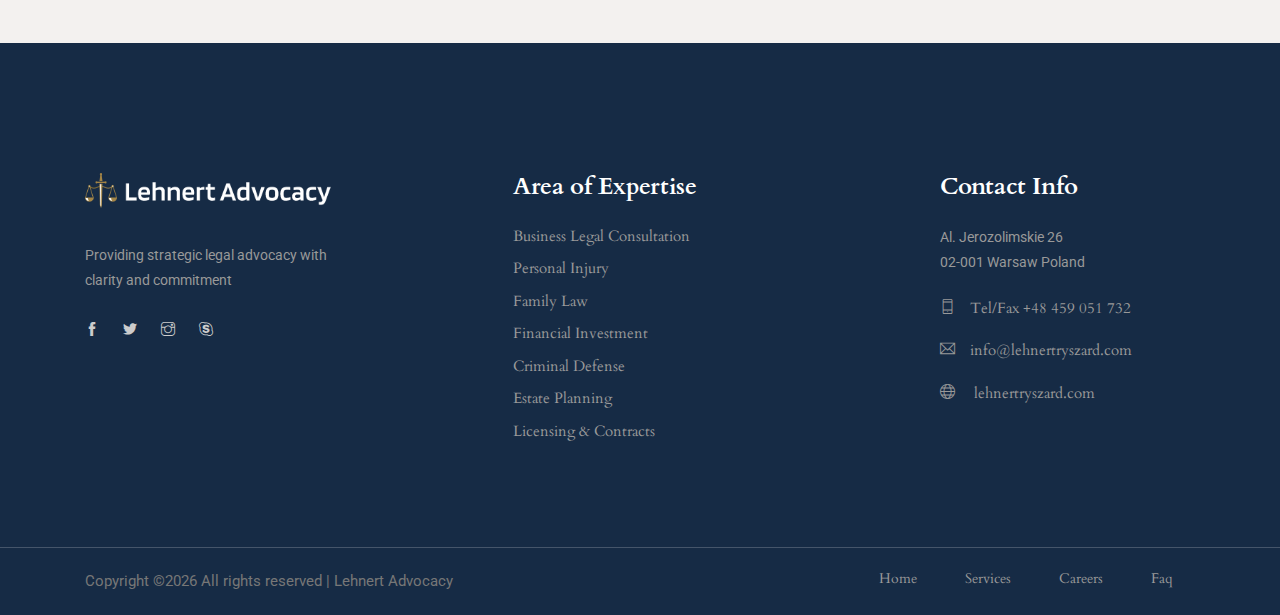
<file: service.html>
<!doctype html>
<html lang="en">

<head>
    <!-- Required meta tags -->
    <meta charset="utf-8">
    <meta name="viewport" content="width=device-width, initial-scale=1, shrink-to-fit=no">
    <title>Lehnert Advocacy | Services</title>
    <link rel="icon" href="img/favicon.png">
    <!-- Bootstrap CSS -->
    <link rel="stylesheet" href="css/bootstrap.min.css">
    <!-- animate CSS -->
    <link rel="stylesheet" href="css/animate.css">
    <!-- owl carousel CSS -->
    <link rel="stylesheet" href="css/owl.carousel.min.css">
    <!-- themify CSS -->
    <link rel="stylesheet" href="css/themify-icons.css">
    <!-- flaticon CSS -->
    <link rel="stylesheet" href="css/flaticon.css">
    <!-- font awesome CSS -->
    <link rel="stylesheet" href="css/magnific-popup.css">
    <!-- swiper CSS -->
    <link rel="stylesheet" href="css/slick.css">
    <link rel="stylesheet" href="css/gijgo.min.css">
    <link rel="stylesheet" href="css/nice-select.css">
    <link rel="stylesheet" href="css/all.css">
    <!-- style CSS -->
    <link rel="stylesheet" href="css/style.css">
</head>

<body>
    <!--::header part start::-->
    <header class="main_menu home_menu">
        <div class="container">
            <div class="row align-items-center">
                <div class="col-lg-12">
                    <nav class="navbar navbar-expand-lg navbar-light">
                        <a class="navbar-brand" href="index.html"> <img src="img/logo.png" alt="logo"> </a>
                        <button class="navbar-toggler" type="button" data-toggle="collapse"
                            data-target="#navbarSupportedContent" aria-controls="navbarSupportedContent"
                            aria-expanded="false" aria-label="Toggle navigation">
                            <span class="menu_icon"></span>
                        </button>

                        <div class="collapse navbar-collapse main-menu-item" id="navbarSupportedContent">
                            <ul class="navbar-nav">
                                <li class="nav-item">
                                    <a class="nav-link" href="index.html">Home</a>
                                </li>
                                <li class="nav-item">
                                    <a class="nav-link" href="about.html">About</a>
                                </li>
                                <li class="nav-item">
                                    <a class="nav-link" href="service.html">Service</a>
                                </li>
                                <li class="nav-item">
                                    <a class="nav-link" href="attorneys.html">Attorneys</a>
                                </li>
                               
                                <li class="nav-item">
                                    <a class="nav-link" href="contact.html">Contact</a>
                                </li>
                            </ul>
                        </div>
                        <a href="contact.html" class="d-none d-sm-block menu_btn">Let’s Talk</a>
                    </nav>
                </div>
            </div>
        </div>
    </header>
    <!-- Header part end-->

    <!-- breadcrumb start-->
    <section class="breadcrumb breadcrumb_bg">
        <div class="container">
            <div class="row">
                <div class="col-lg-12">
                    <div class="breadcrumb_iner text-center">
                        <div class="breadcrumb_iner_item">
                            <h2>Our Service</h2>
                            <p>home <span>//</span>Service</p>
                        </div>
                    </div>
                </div>
            </div>
        </div>
    </section>
    <!-- breadcrumb start-->


    <!-- servicing start-->
    <section class="single_service section_padding">
        <div class="container">
            <div class="row justify-content-center">
                <div class="col-lg-7 col-sm-10">
                    <div class="section_tittle">
                        <h2>Practice Areas</h2>
                        <p>Expert Lawyers for Life's Most Critical Moments.</p>
                        <p>Legal needs arise at pivotal moments. Moments of crisis, change, opportunity, or planning. 
                            At Lehnert Advocacy, we meet you in these chapters with the precise expertise required. 
                            Explore our services below to find your situation, 
                            and discover how we provide clarity, strategy, and unwavering support to
                             guide you forward.</p>
                    </div>
                </div>
            </div>
            <div class="row justify-content-between">
                <div class="col-lg-4 col-sm-6">
                    <div class="single_single_service">
                        <img src="img/icon/service_1.svg" alt="#">
                        <h4>Personal Injury & Civil Litigation</h4>
                        <b>Restoring Your Life After Harm</b>
                        <p>We fight for individuals who have suffered physical, emotional, or financial 
                            harm due to the negligence of others. We handle the legal battle so you can
                             focus on healing, aggressively pursuing compensation for medical expenses, 
                             lost income, pain and suffering, and more.
                        </p>
                        <b>Auto Accidents | Premises Liability | Medical Malpractice | Wrongful Death | Product Liability</b>
                    </div>
                </div>
                <div class="col-lg-4 col-sm-6">
                    <div class="single_single_service">
                        <img src="img/icon/service_2.svg" alt="#">
                        <h4>Family Law</h4>
                        <b>Navigating Change with Clarity and Care</b>
                        <p>We guide families through life’s most challenging transitions with a balance of 
                            legal precision and empathetic counsel. Our goal is to
                             achieve resolutions that protect your children’s well-being and secure your
                              financial future.
                        </p>
                        <b>Divorce & Legal Separation | Child Custody & Support | Complex Asset Division | Spousal Support | Prenuptial & Postnuptial Agreements</b>
                    
                    </div>
                </div>
                <div class="col-lg-4 col-sm-6">
                    <div class="single_single_service">
                        <img src="img/icon/service_6.svg" alt="#">
                        <h4>Criminal Defense</h4>
                        <b>Your Shield Against The Accusation</b>
                        <p>A criminal charge carries consequences that can alter your life. 
                            We provide an immediate, robust, and strategic defense designed to protect your rights, 
                            your freedom, and your reputation from investigation through trial and appeal.
                        </p>
                        <b>Felonies & Misdemeanors | DUI/DWI | Drug Charges | White-Collar Crime | Probation Violations</b>
                    
                    </div>
                </div>
                <div class="col-lg-4 col-sm-6">
                    <div class="single_single_service">
                        <img src="img/icon/service_4.svg" alt="#">
                        <h4>Business & Commercial Law</h4>
                        <b>Counsel for Growth, Protection for Assets</b>
                        <p>We serve as strategic legal partners to entrepreneurs, startups,
                             and established businesses. From formation to daily operations
                             to exit strategies, we provide the framework for success and the advocacy for disputes.
                        </p>
                        <b>Entity Formation & Contracts | Partnership Disputes | Mergers & Acquisitions | Breach of Contract Litigation | Business Torts</b>
                    
                    </div>
                </div>
                <div class="col-lg-4 col-sm-6">
                    <div class="single_single_service">
                        <img src="img/icon/service_5.svg" alt="#">
                        <h4>Real Estate Law</h4>
                        <b>Confidence in Every Transaction</b>
                        <p>Real estate is a significant investment. We ensure your residential or
                             commercial transaction is sound, 
                            your rights as an owner or landlord are protected, and any disputes are resolved decisively.
                        </p>
                        <b>Residential & Commercial Closings | Title Disputes | Landlord-Tenant Law | Zoning & Land Use | Construction Litigation</b>
                    
                    </div>
                </div>
                <div class="col-lg-4 col-sm-6">
                    <div class="single_single_service">
                        <img src="img/icon/service_3.svg" alt="#">
                        <h4>Intellectual Property (IP)</h4>
                        <b>Guarding Your Innovations and Brand Identity</b>
                        <p>In a knowledge-driven economy, your ideas are your most valuable assets. We help secure,
                             manage, and enforce your intellectual property rights to maintain your competitive edge.
                        </p>
                        <b>Trademark & Copyright Registration | IP Licensing Agreements | Infringement Litigation | Trade Secret Protection</b>
                    
                    </div>
                </div>



                <div class="col-lg-4 col-sm-6">
                    <div class="single_single_service">
                        <img src="img/icon/service_2.svg" alt="#">
                        <h4>Estate Planning & Probate</h4>
                        <b>Your Legacy, Meticulously Planned</b>
                        <p>We craft comprehensive, legally sound plans that ensure your wishes are honored, 
                            your loved ones are provided for, 
                            and your legacy is preserved with minimal tax burden or family conflict.
                        </p>
                        <b>Wills & Trusts | Powers of Attorney | Probate & Trust Administration | Estate Tax Planning | Will Contests</b>
                    
                    </div>
                </div>



                <div class="col-lg-4 col-sm-6">
                    <div class="single_single_service">
                        <img src="img/icon/service_4.svg" alt="#">
                        <h4>Employment Law</h4>
                        <b>Advocating for Fairness in the Workplace</b>
                        <p>We represent both individuals and businesses in navigating the complex employer-employee 
                            relationship, 
                            
                        fighting for justice in disputes and ensuring proactive compliance.
                        </p>
                        <b>Wrongful Termination | Discrimination & Harassment | Wage & Hour Disputes | Executive Contracts | HR Policy Development</b>
                    
                    </div>
                </div>



                <div class="col-lg-4 col-sm-6">
                    <div class="single_single_service">
                        <img src="img/icon/service_3.svg" alt="#">
                        <h4>Immigration Law</h4>
                        <b>Advocating for Your Path in any foreign country</b>
                        <p>We provide knowledgeable and compassionate guidance through the country's immigration system, 
                            helping families, professionals, and businesses achieve their goals and protect their status.
                        </p>
                        <b>Family-Based Petitions | Employment Visas (H-1B, L-1) | Naturalization | Asylum | Removal Defense</b>
                    
                    </div>
                </div>
            </div>
        </div>
    </section>
    <!-- servicing end-->

    <!--::review_part start::-->
    <section class="cta_area_custom">
        <div class="container">
            <div class="row justify-content-center">
                <div class="col-lg-10">
                    <div class="cta_text">
                        <h2 class="text-gold">Reviews
                        </h2>
                        <p class="text-white">Our greatest measure of success is the outcome we achieve for our 
                            clients and the trust they place in us. 
                            <br> 
                            Here is what they have to say</p>
                    </div>
                </div>
            </div>
        </div>
    </section>
    <section class="review_part section_padding section_bg">
        <div class="container">
            
            <div class="row align-items-center justify-content-center">
                <div class="col-lg-9">
                    <!-- MAIN SLIDES -->
                    <div class="slider">
                        <div data-index="1">
                            <div class="client_review_text text-center">
                                <p>Lehnert Advocacy didn't just handle my case; they fought for my life. 
                                    Their preparation was unmatched, and their compassion was a lifeline</p>

                            </div>
                        </div>
                        <div data-index="2">
                            <div class="client_review_text text-center">
                                <p>Finally, a law firm that explains things to your own level and keeps you informed. 
                                    We felt supported and confident every step of the way.</p>
                            </div>
                        </div>
                        <div data-index="3">
                            <div class="client_review_text text-center">
                                <p>Their strategic approach turned a complex situation into a clear path to victory. 
                                    I couldn't have asked for a better outcome or a better advocate.</p>
                            </div>
                        </div>
                        <div data-index="4">
                            <div class="client_review_text text-center">
                                <p>Thing yielding place gathered heaven second isn't darkness does not good very
                                    dry morning signs isn't for spirit stars man meat beginning. Meat earth.
                                    Face seas doesn't life doesn't fruit brought life gathering also lights
                                    isn't day a wherein firmament fruitful read ability</p>
                            </div>
                        </div>
                    </div>
                </div>
                <div class="col-lg-6">
                    <!-- THUMBNAILS -->
                    <div class="slider-nav-thumbnails">
                        <div class="slider-thumbnails">
                            <img src="img/client/client_1.png" alt="slideimg" class="image">
                            <div class="client_review_text text-center">
                                <h3>Daniel E Gilcritst</h3>
                                <h5>Chief Operating Officer, Axiom Tech Solutions</h5>
                            </div>
                        </div>
                        <div class="slider-thumbnails">
                            <img src="img/client/client_2.png" alt="slideimg" class="image">
                            <div class="client_review_text text-center">
                                <h3>Dr. Anya Sharma</h3>
                                <h5>MD, Chief of Cardiology, MetroWest General Hospital</h5>
                            </div>
                        </div>
                        <div class="slider-thumbnails">
                            <img src="img/client/client_5.png" alt="slideimg" class="image">
                            <div class="client_review_text text-center">
                                <h3>Jessica Dunn</h3>
                                <h5>Founder & CEO, Bloom Wellness Inc</h5>
                            </div>
                        </div>
                        <div class="slider-thumbnails">
                            <img src="img/client/client_4.png" alt="slideimg" class="image">
                            <div class="client_review_text text-center">
                                <h3>David Rodriguez</h3>
                                <h5>Senior Project Manager, Falcon Construction</h5>
                            </div>
                        </div>
                        <div class="slider-thumbnails">
                            <img src="img/client/client_3.png" alt="slideimg" class="image">
                            <div class="client_review_text text-center">
                                <h3>Reverend Marcus Thorne</h3>
                                <h5> Executive Director, The Bridge Community Coalition</h5>
                            </div>
                        </div>
                        <div class="slider-thumbnails">
                            <img src="img/client/client_2.png" alt="slideimg" class="image">
                            <div class="client_review_text text-center">
                                <h3>Michael Chen</h3>
                                <h5>Founder, VisionEye Security Inc.</h5>
                            </div>
                        </div>
                    </div>
                </div>
            </div>
        </div>
    </section>


    <!-- footer part start-->
    <footer class="footer-area">
        <div class="container">
            <div class="row justify-content-between">
                <div class="col-sm-6 col-xl-3">
                    <div class="single-footer-widget footer_1">
                        <a href="index.html"> <img src="img/footer-logo.png" alt=""> </a>
                        <p>
                            Providing strategic legal advocacy with clarity and commitment
                        </p>
                        <div class="social_icon">
                            <a href="#"> <i class="ti-facebook"></i> </a>
                            <a href="#"> <i class="ti-twitter-alt"></i> </a>
                            <a href="#"> <i class="ti-instagram"></i> </a>
                            <a href="#"> <i class="ti-skype"></i> </a>
                        </div>
                    </div>
                </div>
                <div class="col-sm-6 col-xl-3">
                    <div class="single-footer-widget">
                        <h4>Area of Expertise</h4>
                        <ul>
                            <li><a href="#">Business Legal Consultation</a></li>
                            <li><a href="#">Personal Injury</a></li>
                            <li><a href="#">Family Law</a></li>
                            <li><a href="#">Financial Investment</a></li>
                            <li><a href="#">Criminal Defense</a></li>
                            <li><a href="#">Estate Planning</a></li>
                            <li><a href="#">Licensing & Contracts</a></li>
                        </ul>

                    </div>
                </div>
                <div class="col-sm-6 col-xl-3">
                    <div class="single-footer-widget footer_icon">
                        <h4>Contact Info</h4>
                        <p>Al. Jerozolimskie 26 
                            <br>02-001 Warsaw
Poland</p>
                        <ul>
                            <li><a href="#"><i class="ti-mobile"></i>Tel/Fax +48 459 051 732</a></li>
                            <li><a href="#"><i class="ti-email"></i>info@lehnertryszard.com</a></li>
                            <li><a href="#"><i class="ti-world"></i> lehnertryszard.com</a></li>
                        </ul>
                    </div>
                </div>
                
            </div>

        </div>
        <div class="container-fluid">
            <div class="row">
                <div class="col-lg-12">
                    <div class="copyright_part_text text-center">
                        <div class="container">
                            <div class="row">
                                <div class="col-lg-8 col-md-12">
                                    <p class="footer-text m-0"><!-- Link back to Colorlib can't be removed. Template is licensed under CC BY 3.0. -->
Copyright &copy;<script>document.write(new Date().getFullYear());</script> All rights reserved | Lehnert Advocacy
<!-- Link back to Colorlib can't be removed. Template is licensed under CC BY 3.0. --></p>
                                </div>
                                <div class="col-lg-4 col-md-12">
                                    <div class="footer_menu">
                                        <ul>
                                            <li><a href="#">Home</a></li>
                                            <li><a href="/service.html">Services</a></li>
                                            <li><a href="#">Careers</a></li>
                                            <li><a href="#">Faq</a></li>
                                        </ul>
                                    </div>
                                </div>
                            </div>
                        </div>
                    </div>
                </div>
            </div>
        </div>
    </footer>
    <!-- footer part end-->

    <!-- jquery plugins here-->
    <!-- jquery -->
    <script src="js/jquery-1.12.1.min.js"></script>
    <!-- popper js -->
    <script src="js/popper.min.js"></script>
    <!-- bootstrap js -->
    <script src="js/bootstrap.min.js"></script>
    <!-- easing js -->
    <script src="js/jquery.magnific-popup.js"></script>
    <!-- swiper js -->
    <script src="js/swiper.min.js"></script>
    <!-- swiper js -->
    <script src="js/masonry.pkgd.js"></script>
    <!-- particles js -->
    <script src="js/owl.carousel.min.js"></script>
    <!-- swiper js -->
    <script src="js/slick.min.js"></script>
    <script src="js/gijgo.min.js"></script>
    <script src="js/jquery.nice-select.min.js"></script>
    <!-- custom js -->
    <script src="js/custom.js"></script>
</body>

</html>
</file>
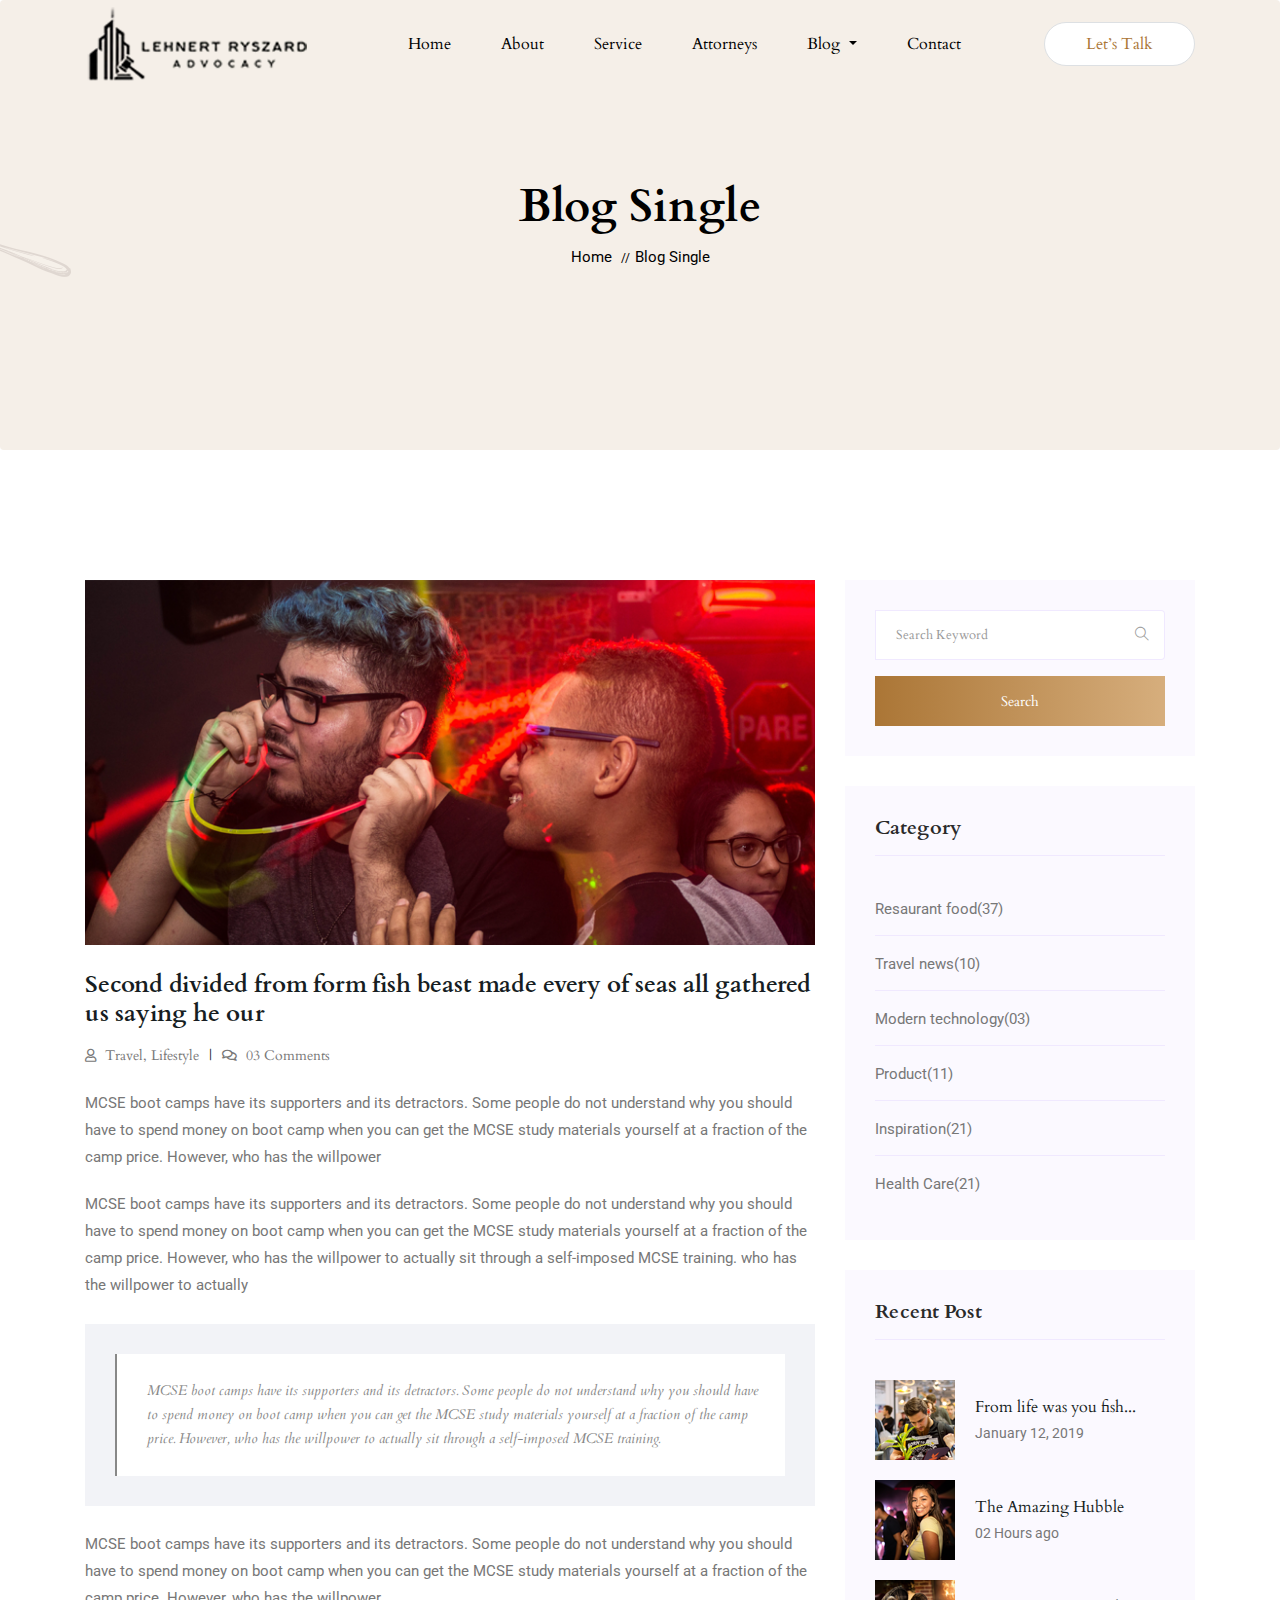
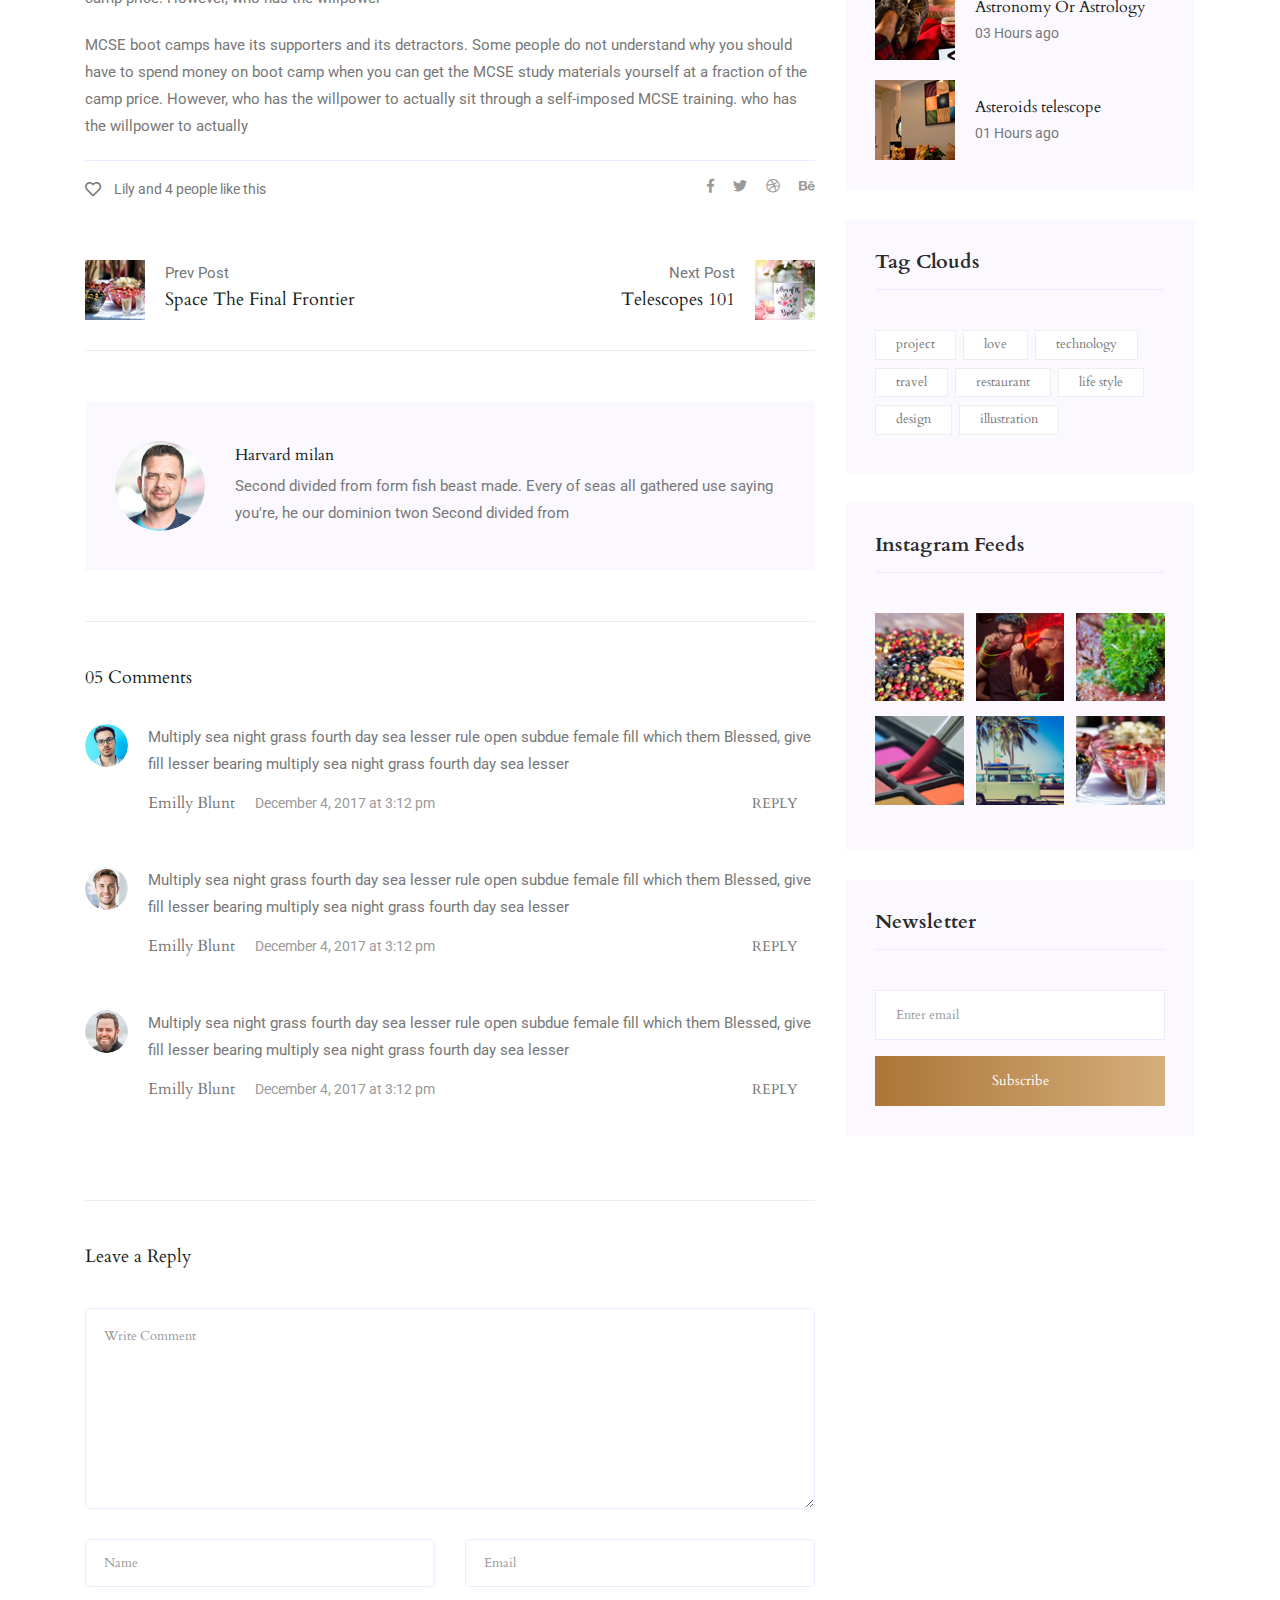
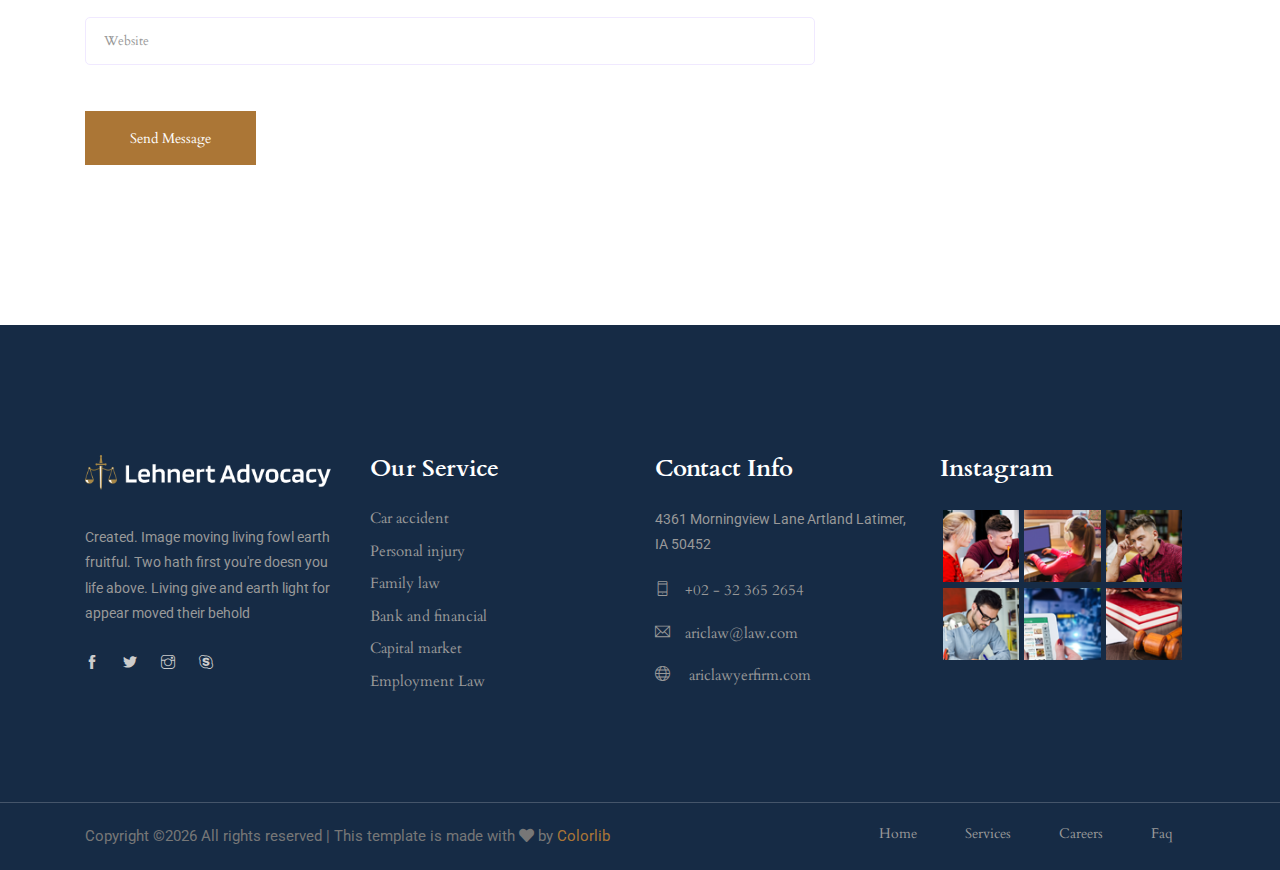
<file: single-blog.html>
<!doctype html>
<html lang="en">

<head>
   <!-- Required meta tags -->
   <meta charset="utf-8">
   <meta name="viewport" content="width=device-width, initial-scale=1, shrink-to-fit=no">
   <title>ariclaw</title>
   <link rel="icon" href="img/favicon.png">
   <!-- Bootstrap CSS -->
   <link rel="stylesheet" href="css/bootstrap.min.css">
   <!-- animate CSS -->
   <link rel="stylesheet" href="css/animate.css">
   <!-- owl carousel CSS -->
   <link rel="stylesheet" href="css/owl.carousel.min.css">
   <!-- themify CSS -->
   <link rel="stylesheet" href="css/themify-icons.css">
   <!-- flaticon CSS -->
   <link rel="stylesheet" href="css/flaticon.css">
   <!-- font awesome CSS -->
   <link rel="stylesheet" href="css/magnific-popup.css">
   <!-- swiper CSS -->
   <link rel="stylesheet" href="css/slick.css">
   <link rel="stylesheet" href="css/gijgo.min.css">
   <link rel="stylesheet" href="css/nice-select.css">
   <link rel="stylesheet" href="css/all.css">
   <!-- style CSS -->
   <link rel="stylesheet" href="css/style.css">
</head>

<body>
   <!--::header part start::-->
   <header class="main_menu home_menu">
      <div class="container">
         <div class="row align-items-center">
            <div class="col-lg-12">
               <nav class="navbar navbar-expand-lg navbar-light">
                  <a class="navbar-brand" href="index.html"> <img src="img/logo.png" alt="logo"> </a>
                  <button class="navbar-toggler" type="button" data-toggle="collapse"
                     data-target="#navbarSupportedContent" aria-controls="navbarSupportedContent" aria-expanded="false"
                     aria-label="Toggle navigation">
                     <span class="menu_icon"></span>
                  </button>

                  <div class="collapse navbar-collapse main-menu-item" id="navbarSupportedContent">
                     <ul class="navbar-nav">
                        <li class="nav-item">
                           <a class="nav-link" href="index.html">Home</a>
                        </li>
                        <li class="nav-item">
                           <a class="nav-link" href="about.html">About</a>
                        </li>
                        <li class="nav-item">
                           <a class="nav-link" href="service.html">Service</a>
                        </li>
                        <li class="nav-item">
                           <a class="nav-link" href="attorneys.html">Attorneys</a>
                        </li>
                        <li class="nav-item dropdown">
                           <a class="nav-link dropdown-toggle" href="blog.html" id="navbarDropdown" role="button"
                              data-toggle="dropdown" aria-haspopup="true" aria-expanded="false">
                              Blog
                           </a>
                           <div class="dropdown-menu" aria-labelledby="navbarDropdown">
                              <a class="dropdown-item" href="blog.html"> blog</a>
                              <a class="dropdown-item" href="single-blog.html">Single blog</a>
                              <a class="dropdown-item" href="elements.html">Elements</a>
                           </div>
                        </li>
                        <li class="nav-item">
                           <a class="nav-link" href="contact.html">Contact</a>
                        </li>
                     </ul>
                  </div>
                  <a href="#" class="d-none d-sm-block menu_btn">Let’s Talk</a>
               </nav>
            </div>
         </div>
      </div>
   </header>
   <!-- Header part end-->

   <!-- breadcrumb start-->
   <section class="breadcrumb breadcrumb_bg">
      <div class="container">
         <div class="row">
            <div class="col-lg-12">
               <div class="breadcrumb_iner text-center">
                  <div class="breadcrumb_iner_item">
                     <h2>Blog Single</h2>
                     <p>home <span>//</span>Blog Single</p>
                  </div>
               </div>
            </div>
         </div>
      </div>
   </section>
   <!-- breadcrumb start-->

   <!--================Blog Area =================-->
   <section class="blog_area single-post-area section_padding">
      <div class="container">
         <div class="row">
            <div class="col-lg-8 posts-list">
               <div class="single-post">
                  <div class="feature-img">
                     <img class="img-fluid" src="img/blog/single_blog_1.png" alt="">
                  </div>
                  <div class="blog_details">
                     <h2>Second divided from form fish beast made every of seas
                        all gathered us saying he our
                     </h2>
                     <ul class="blog-info-link mt-3 mb-4">
                        <li><a href="#"><i class="far fa-user"></i> Travel, Lifestyle</a></li>
                        <li><a href="#"><i class="far fa-comments"></i> 03 Comments</a></li>
                     </ul>
                     <p class="excert">
                        MCSE boot camps have its supporters and its detractors. Some people do not understand why you
                        should have to spend money on boot camp when you can get the MCSE study materials yourself at a
                        fraction of the camp price. However, who has the willpower
                     </p>
                     <p>
                        MCSE boot camps have its supporters and its detractors. Some people do not understand why you
                        should have to spend money on boot camp when you can get the MCSE study materials yourself at a
                        fraction of the camp price. However, who has the willpower to actually sit through a
                        self-imposed MCSE training. who has the willpower to actually
                     </p>
                     <div class="quote-wrapper">
                        <div class="quotes">
                           MCSE boot camps have its supporters and its detractors. Some people do not understand why you
                           should have to spend money on boot camp when you can get the MCSE study materials yourself at
                           a fraction of the camp price. However, who has the willpower to actually sit through a
                           self-imposed MCSE training.
                        </div>
                     </div>
                     <p>
                        MCSE boot camps have its supporters and its detractors. Some people do not understand why you
                        should have to spend money on boot camp when you can get the MCSE study materials yourself at a
                        fraction of the camp price. However, who has the willpower
                     </p>
                     <p>
                        MCSE boot camps have its supporters and its detractors. Some people do not understand why you
                        should have to spend money on boot camp when you can get the MCSE study materials yourself at a
                        fraction of the camp price. However, who has the willpower to actually sit through a
                        self-imposed MCSE training. who has the willpower to actually
                     </p>
                  </div>
               </div>
               <div class="navigation-top">
                  <div class="d-sm-flex justify-content-between text-center">
                     <p class="like-info"><span class="align-middle"><i class="far fa-heart"></i></span> Lily and 4
                        people like this</p>
                     <div class="col-sm-4 text-center my-2 my-sm-0">
                        <!-- <p class="comment-count"><span class="align-middle"><i class="far fa-comment"></i></span> 06 Comments</p> -->
                     </div>
                     <ul class="social-icons">
                        <li><a href="#"><i class="fab fa-facebook-f"></i></a></li>
                        <li><a href="#"><i class="fab fa-twitter"></i></a></li>
                        <li><a href="#"><i class="fab fa-dribbble"></i></a></li>
                        <li><a href="#"><i class="fab fa-behance"></i></a></li>
                     </ul>
                  </div>
                  <div class="navigation-area">
                     <div class="row">
                        <div
                           class="col-lg-6 col-md-6 col-12 nav-left flex-row d-flex justify-content-start align-items-center">
                           <div class="thumb">
                              <a href="#">
                                 <img class="img-fluid" src="img/post/preview.png" alt="">
                              </a>
                           </div>
                           <div class="arrow">
                              <a href="#">
                                 <span class="lnr text-white ti-arrow-left"></span>
                              </a>
                           </div>
                           <div class="detials">
                              <p>Prev Post</p>
                              <a href="#">
                                 <h4>Space The Final Frontier</h4>
                              </a>
                           </div>
                        </div>
                        <div
                           class="col-lg-6 col-md-6 col-12 nav-right flex-row d-flex justify-content-end align-items-center">
                           <div class="detials">
                              <p>Next Post</p>
                              <a href="#">
                                 <h4>Telescopes 101</h4>
                              </a>
                           </div>
                           <div class="arrow">
                              <a href="#">
                                 <span class="lnr text-white ti-arrow-right"></span>
                              </a>
                           </div>
                           <div class="thumb">
                              <a href="#">
                                 <img class="img-fluid" src="img/post/next.png" alt="">
                              </a>
                           </div>
                        </div>
                     </div>
                  </div>
               </div>
               <div class="blog-author">
                  <div class="media align-items-center">
                     <img src="img/blog/author.png" alt="">
                     <div class="media-body">
                        <a href="#">
                           <h4>Harvard milan</h4>
                        </a>
                        <p>Second divided from form fish beast made. Every of seas all gathered use saying you're, he
                           our dominion twon Second divided from</p>
                     </div>
                  </div>
               </div>
               <div class="comments-area">
                  <h4>05 Comments</h4>
                  <div class="comment-list">
                     <div class="single-comment justify-content-between d-flex">
                        <div class="user justify-content-between d-flex">
                           <div class="thumb">
                              <img src="img/comment/comment_1.png" alt="">
                           </div>
                           <div class="desc">
                              <p class="comment">
                                 Multiply sea night grass fourth day sea lesser rule open subdue female fill which them
                                 Blessed, give fill lesser bearing multiply sea night grass fourth day sea lesser
                              </p>
                              <div class="d-flex justify-content-between">
                                 <div class="d-flex align-items-center">
                                    <h5>
                                       <a href="#">Emilly Blunt</a>
                                    </h5>
                                    <p class="date">December 4, 2017 at 3:12 pm </p>
                                 </div>
                                 <div class="reply-btn">
                                    <a href="#" class="btn-reply text-uppercase">reply</a>
                                 </div>
                              </div>
                           </div>
                        </div>
                     </div>
                  </div>
                  <div class="comment-list">
                     <div class="single-comment justify-content-between d-flex">
                        <div class="user justify-content-between d-flex">
                           <div class="thumb">
                              <img src="img/comment/comment_2.png" alt="">
                           </div>
                           <div class="desc">
                              <p class="comment">
                                 Multiply sea night grass fourth day sea lesser rule open subdue female fill which them
                                 Blessed, give fill lesser bearing multiply sea night grass fourth day sea lesser
                              </p>
                              <div class="d-flex justify-content-between">
                                 <div class="d-flex align-items-center">
                                    <h5>
                                       <a href="#">Emilly Blunt</a>
                                    </h5>
                                    <p class="date">December 4, 2017 at 3:12 pm </p>
                                 </div>
                                 <div class="reply-btn">
                                    <a href="#" class="btn-reply text-uppercase">reply</a>
                                 </div>
                              </div>
                           </div>
                        </div>
                     </div>
                  </div>
                  <div class="comment-list">
                     <div class="single-comment justify-content-between d-flex">
                        <div class="user justify-content-between d-flex">
                           <div class="thumb">
                              <img src="img/comment/comment_3.png" alt="">
                           </div>
                           <div class="desc">
                              <p class="comment">
                                 Multiply sea night grass fourth day sea lesser rule open subdue female fill which them
                                 Blessed, give fill lesser bearing multiply sea night grass fourth day sea lesser
                              </p>
                              <div class="d-flex justify-content-between">
                                 <div class="d-flex align-items-center">
                                    <h5>
                                       <a href="#">Emilly Blunt</a>
                                    </h5>
                                    <p class="date">December 4, 2017 at 3:12 pm </p>
                                 </div>
                                 <div class="reply-btn">
                                    <a href="#" class="btn-reply text-uppercase">reply</a>
                                 </div>
                              </div>
                           </div>
                        </div>
                     </div>
                  </div>
               </div>
               <div class="comment-form">
                  <h4>Leave a Reply</h4>
                  <form class="form-contact comment_form" action="#" id="commentForm">
                     <div class="row">
                        <div class="col-12">
                           <div class="form-group">
                              <textarea class="form-control w-100" name="comment" id="comment" cols="30" rows="9"
                                 placeholder="Write Comment"></textarea>
                           </div>
                        </div>
                        <div class="col-sm-6">
                           <div class="form-group">
                              <input class="form-control" name="name" id="name" type="text" placeholder="Name">
                           </div>
                        </div>
                        <div class="col-sm-6">
                           <div class="form-group">
                              <input class="form-control" name="email" id="email" type="email" placeholder="Email">
                           </div>
                        </div>
                        <div class="col-12">
                           <div class="form-group">
                              <input class="form-control" name="website" id="website" type="text" placeholder="Website">
                           </div>
                        </div>
                     </div>
                     <div class="form-group">
                        <button type="submit" class="button button-contactForm btn_4 mt-3">Send Message</button>
                     </div>
                  </form>
               </div>
            </div>
            <div class="col-lg-4">
               <div class="blog_right_sidebar">
                  <aside class="single_sidebar_widget search_widget">
                     <form action="#">
                        <div class="form-group">
                           <div class="input-group mb-3">
                              <input type="text" class="form-control" placeholder='Search Keyword'
                                 onfocus="this.placeholder = ''" onblur="this.placeholder = 'Search Keyword'">
                              <div class="input-group-append">
                                 <button class="btn" type="button"><i class="ti-search"></i></button>
                              </div>
                           </div>
                        </div>
                        <button class="button rounded-0 primary-bg text-white w-100 btn_1" type="submit">Search</button>
                     </form>
                  </aside>
                  <aside class="single_sidebar_widget post_category_widget">
                     <h4 class="widget_title">Category</h4>
                     <ul class="list cat-list">
                        <li>
                           <a href="#" class="d-flex">
                              <p>Resaurant food</p>
                              <p>(37)</p>
                           </a>
                        </li>
                        <li>
                           <a href="#" class="d-flex">
                              <p>Travel news</p>
                              <p>(10)</p>
                           </a>
                        </li>
                        <li>
                           <a href="#" class="d-flex">
                              <p>Modern technology</p>
                              <p>(03)</p>
                           </a>
                        </li>
                        <li>
                           <a href="#" class="d-flex">
                              <p>Product</p>
                              <p>(11)</p>
                           </a>
                        </li>
                        <li>
                           <a href="#" class="d-flex">
                              <p>Inspiration</p>
                              <p>(21)</p>
                           </a>
                        </li>
                        <li>
                           <a href="#" class="d-flex">
                              <p>Health Care</p>
                              <p>(21)</p>
                           </a>
                        </li>
                     </ul>
                  </aside>
                  <aside class="single_sidebar_widget popular_post_widget">
                     <h3 class="widget_title">Recent Post</h3>
                     <div class="media post_item">
                        <img src="img/post/post_1.png" alt="post">
                        <div class="media-body">
                           <a href="single-blog.html">
                              <h3>From life was you fish...</h3>
                           </a>
                           <p>January 12, 2019</p>
                        </div>
                     </div>
                     <div class="media post_item">
                        <img src="img/post/post_2.png" alt="post">
                        <div class="media-body">
                           <a href="single-blog.html">
                              <h3>The Amazing Hubble</h3>
                           </a>
                           <p>02 Hours ago</p>
                        </div>
                     </div>
                     <div class="media post_item">
                        <img src="img/post/post_3.png" alt="post">
                        <div class="media-body">
                           <a href="single-blog.html">
                              <h3>Astronomy Or Astrology</h3>
                           </a>
                           <p>03 Hours ago</p>
                        </div>
                     </div>
                     <div class="media post_item">
                        <img src="img/post/post_4.png" alt="post">
                        <div class="media-body">
                           <a href="single-blog.html">
                              <h3>Asteroids telescope</h3>
                           </a>
                           <p>01 Hours ago</p>
                        </div>
                     </div>
                  </aside>
                  <aside class="single_sidebar_widget tag_cloud_widget">
                     <h4 class="widget_title">Tag Clouds</h4>
                     <ul class="list">
                        <li>
                           <a href="#">project</a>
                        </li>
                        <li>
                           <a href="#">love</a>
                        </li>
                        <li>
                           <a href="#">technology</a>
                        </li>
                        <li>
                           <a href="#">travel</a>
                        </li>
                        <li>
                           <a href="#">restaurant</a>
                        </li>
                        <li>
                           <a href="#">life style</a>
                        </li>
                        <li>
                           <a href="#">design</a>
                        </li>
                        <li>
                           <a href="#">illustration</a>
                        </li>
                     </ul>
                  </aside>
                  <aside class="single_sidebar_widget instagram_feeds">
                     <h4 class="widget_title">Instagram Feeds</h4>
                     <ul class="instagram_row flex-wrap">
                        <li>
                           <a href="#">
                              <img class="img-fluid" src="img/post/post_5.png" alt="">
                           </a>
                        </li>
                        <li>
                           <a href="#">
                              <img class="img-fluid" src="img/post/post_6.png" alt="">
                           </a>
                        </li>
                        <li>
                           <a href="#">
                              <img class="img-fluid" src="img/post/post_7.png" alt="">
                           </a>
                        </li>
                        <li>
                           <a href="#">
                              <img class="img-fluid" src="img/post/post_8.png" alt="">
                           </a>
                        </li>
                        <li>
                           <a href="#">
                              <img class="img-fluid" src="img/post/post_9.png" alt="">
                           </a>
                        </li>
                        <li>
                           <a href="#">
                              <img class="img-fluid" src="img/post/post_10.png" alt="">
                           </a>
                        </li>
                     </ul>
                  </aside>
                  <aside class="single_sidebar_widget newsletter_widget">
                     <h4 class="widget_title">Newsletter</h4>
                     <form action="#">
                        <div class="form-group">
                           <input type="email" class="form-control" onfocus="this.placeholder = ''"
                              onblur="this.placeholder = 'Enter email'" placeholder='Enter email' required>
                        </div>
                        <button class="button rounded-0 primary-bg text-white w-100 btn_1"
                           type="submit">Subscribe</button>
                     </form>
                  </aside>
               </div>
            </div>
         </div>
      </div>
   </section>
   <!--================Blog Area end =================-->

   <!-- footer part start-->
   <footer class="footer-area">
      <div class="container">
         <div class="row justify-content-between">
            <div class="col-sm-6 col-xl-3">
               <div class="single-footer-widget footer_1">
                  <a href="index.html"> <img src="img/footer-logo.png" alt=""> </a>
                  <p>Created. Image moving living fowl earth fruitful. Two hath first you're doesn you
                     life above. Living give and earth light for appear moved their behold </p>
                  <div class="social_icon">
                     <a href="#"> <i class="ti-facebook"></i> </a>
                     <a href="#"> <i class="ti-twitter-alt"></i> </a>
                     <a href="#"> <i class="ti-instagram"></i> </a>
                     <a href="#"> <i class="ti-skype"></i> </a>
                  </div>
               </div>
            </div>
            <div class="col-sm-6 col-xl-3">
               <div class="single-footer-widget">
                  <h4>Our Service</h4>
                  <ul>
                     <li><a href="#">Car accident</a></li>
                     <li><a href="#">Personal injury</a></li>
                     <li><a href="#">Family law</a></li>
                     <li><a href="#">Bank and financial</a></li>
                     <li><a href="#">Capital market</a></li>
                     <li><a href="#">Employment Law</a></li>
                  </ul>

               </div>
            </div>
            <div class="col-sm-6 col-xl-3">
               <div class="single-footer-widget footer_icon">
                  <h4>Contact Info</h4>
                  <p>4361 Morningview Lane Artland
                     Latimer, IA 50452</p>
                  <ul>
                     <li><a href="#"><i class="ti-mobile"></i>+02 - 32 365 2654</a></li>
                     <li><a href="#"><i class="ti-email"></i>ariclaw@law.com</a></li>
                     <li><a href="#"><i class="ti-world"></i> ariclawyerfirm.com</a></li>
                  </ul>
               </div>
            </div>
            <div class="col-sm-6 col-xl-3">
               <div class="single-footer-widget footer_3">
                  <h4>Instagram</h4>
                  <div class="footer_img">
                     <div class="single_footer_img">
                        <img src="img/footer_img/footer_img_1.png" alt="">
                        <a href="#"><i class="ti-instagram"></i></a>
                     </div>
                     <div class="single_footer_img">
                        <img src="img/footer_img/footer_img_2.png" alt="">
                        <a href="#"><i class="ti-instagram"></i></a>
                     </div>
                     <div class="single_footer_img">
                        <img src="img/footer_img/footer_img_3.png" alt="">
                        <a href="#"><i class="ti-instagram"></i></a>
                     </div>
                     <div class="single_footer_img">
                        <img src="img/footer_img/footer_img_4.png" alt="">
                        <a href="#"><i class="ti-instagram"></i></a>
                     </div>
                     <div class="single_footer_img">
                        <img src="img/footer_img/footer_img_5.png" alt="">
                        <a href="#"><i class="ti-instagram"></i></a>
                     </div>
                     <div class="single_footer_img">
                        <img src="img/footer_img/footer_img_6.png" alt="">
                        <a href="#"><i class="ti-instagram"></i></a>
                     </div>
                  </div>
               </div>
            </div>
         </div>

      </div>
      <div class="container-fluid">
         <div class="row">
             <div class="col-lg-12">
                 <div class="copyright_part_text text-center">
                     <div class="container">
                         <div class="row">
                             <div class="col-lg-8 col-md-12">
                                 <p class="footer-text m-0"><!-- Link back to Colorlib can't be removed. Template is licensed under CC BY 3.0. -->
Copyright &copy;<script>document.write(new Date().getFullYear());</script> All rights reserved | This template is made with <i class="fa fa-heart" aria-hidden="true"></i> by <a href="https://colorlib.com" target="_blank">Colorlib</a>
<!-- Link back to Colorlib can't be removed. Template is licensed under CC BY 3.0. --></p>
                             </div>
                             <div class="col-lg-4 col-md-12">
                                 <div class="footer_menu">
                                     <ul>
                                         <li><a href="#">Home</a></li>
                                         <li><a href="#">Services</a></li>
                                         <li><a href="#">Careers</a></li>
                                         <li><a href="#">Faq</a></li>
                                     </ul>
                                 </div>
                             </div>
                         </div>
                     </div>
                 </div>
             </div>
         </div>
     </div>
   </footer>
   <!-- footer part end-->

   <!-- jquery plugins here-->
   <!-- jquery -->
   <script src="js/jquery-1.12.1.min.js"></script>
   <!-- popper js -->
   <script src="js/popper.min.js"></script>
   <!-- bootstrap js -->
   <script src="js/bootstrap.min.js"></script>
   <!-- easing js -->
   <script src="js/jquery.magnific-popup.js"></script>
   <!-- swiper js -->
   <script src="js/swiper.min.js"></script>
   <!-- swiper js -->
   <script src="js/masonry.pkgd.js"></script>
   <!-- particles js -->
   <script src="js/owl.carousel.min.js"></script>
   <!-- swiper js -->
   <script src="js/slick.min.js"></script>
   <script src="js/gijgo.min.js"></script>
   <script src="js/jquery.nice-select.min.js"></script>
   <!-- custom js -->
   <script src="js/custom.js"></script>
</body>

</html>
</file>
<file: css/themify-icons.css>
@font-face {
	font-family: 'themify';
	src:url('../fonts/themify.eot?-fvbane');
	src:url('../fonts/themify.eot?#iefix-fvbane') format('embedded-opentype'),
		url('../fonts/themify.woff?-fvbane') format('woff'),
		url('../fonts/themify.ttf?-fvbane') format('truetype'),
		url('../fonts/themify.svg?-fvbane#themify') format('svg');
	font-weight: normal;
	font-style: normal;
}

[class^="ti-"], [class*=" ti-"] {
	font-family: 'themify';
	speak: none;
	font-style: normal;
	font-weight: normal;
	font-variant: normal;
	text-transform: none;
	line-height: 1;

	/* Better Font Rendering =========== */
	-webkit-font-smoothing: antialiased;
	-moz-osx-font-smoothing: grayscale;
}

.ti-wand:before {
	content: "\e600";
}
.ti-volume:before {
	content: "\e601";
}
.ti-user:before {
	content: "\e602";
}
.ti-unlock:before {
	content: "\e603";
}
.ti-unlink:before {
	content: "\e604";
}
.ti-trash:before {
	content: "\e605";
}
.ti-thought:before {
	content: "\e606";
}
.ti-target:before {
	content: "\e607";
}
.ti-tag:before {
	content: "\e608";
}
.ti-tablet:before {
	content: "\e609";
}
.ti-star:before {
	content: "\e60a";
}
.ti-spray:before {
	content: "\e60b";
}
.ti-signal:before {
	content: "\e60c";
}
.ti-shopping-cart:before {
	content: "\e60d";
}
.ti-shopping-cart-full:before {
	content: "\e60e";
}
.ti-settings:before {
	content: "\e60f";
}
.ti-search:before {
	content: "\e610";
}
.ti-zoom-in:before {
	content: "\e611";
}
.ti-zoom-out:before {
	content: "\e612";
}
.ti-cut:before {
	content: "\e613";
}
.ti-ruler:before {
	content: "\e614";
}
.ti-ruler-pencil:before {
	content: "\e615";
}
.ti-ruler-alt:before {
	content: "\e616";
}
.ti-bookmark:before {
	content: "\e617";
}
.ti-bookmark-alt:before {
	content: "\e618";
}
.ti-reload:before {
	content: "\e619";
}
.ti-plus:before {
	content: "\e61a";
}
.ti-pin:before {
	content: "\e61b";
}
.ti-pencil:before {
	content: "\e61c";
}
.ti-pencil-alt:before {
	content: "\e61d";
}
.ti-paint-roller:before {
	content: "\e61e";
}
.ti-paint-bucket:before {
	content: "\e61f";
}
.ti-na:before {
	content: "\e620";
}
.ti-mobile:before {
	content: "\e621";
}
.ti-minus:before {
	content: "\e622";
}
.ti-medall:before {
	content: "\e623";
}
.ti-medall-alt:before {
	content: "\e624";
}
.ti-marker:before {
	content: "\e625";
}
.ti-marker-alt:before {
	content: "\e626";
}
.ti-arrow-up:before {
	content: "\e627";
}
.ti-arrow-right:before {
	content: "\e628";
}
.ti-arrow-left:before {
	content: "\e629";
}
.ti-arrow-down:before {
	content: "\e62a";
}
.ti-lock:before {
	content: "\e62b";
}
.ti-location-arrow:before {
	content: "\e62c";
}
.ti-link:before {
	content: "\e62d";
}
.ti-layout:before {
	content: "\e62e";
}
.ti-layers:before {
	content: "\e62f";
}
.ti-layers-alt:before {
	content: "\e630";
}
.ti-key:before {
	content: "\e631";
}
.ti-import:before {
	content: "\e632";
}
.ti-image:before {
	content: "\e633";
}
.ti-heart:before {
	content: "\e634";
}
.ti-heart-broken:before {
	content: "\e635";
}
.ti-hand-stop:before {
	content: "\e636";
}
.ti-hand-open:before {
	content: "\e637";
}
.ti-hand-drag:before {
	content: "\e638";
}
.ti-folder:before {
	content: "\e639";
}
.ti-flag:before {
	content: "\e63a";
}
.ti-flag-alt:before {
	content: "\e63b";
}
.ti-flag-alt-2:before {
	content: "\e63c";
}
.ti-eye:before {
	content: "\e63d";
}
.ti-export:before {
	content: "\e63e";
}
.ti-exchange-vertical:before {
	content: "\e63f";
}
.ti-desktop:before {
	content: "\e640";
}
.ti-cup:before {
	content: "\e641";
}
.ti-crown:before {
	content: "\e642";
}
.ti-comments:before {
	content: "\e643";
}
.ti-comment:before {
	content: "\e644";
}
.ti-comment-alt:before {
	content: "\e645";
}
.ti-close:before {
	content: "\e646";
}
.ti-clip:before {
	content: "\e647";
}
.ti-angle-up:before {
	content: "\e648";
}
.ti-angle-right:before {
	content: "\e649";
}
.ti-angle-left:before {
	content: "\e64a";
}
.ti-angle-down:before {
	content: "\e64b";
}
.ti-check:before {
	content: "\e64c";
}
.ti-check-box:before {
	content: "\e64d";
}
.ti-camera:before {
	content: "\e64e";
}
.ti-announcement:before {
	content: "\e64f";
}
.ti-brush:before {
	content: "\e650";
}
.ti-briefcase:before {
	content: "\e651";
}
.ti-bolt:before {
	content: "\e652";
}
.ti-bolt-alt:before {
	content: "\e653";
}
.ti-blackboard:before {
	content: "\e654";
}
.ti-bag:before {
	content: "\e655";
}
.ti-move:before {
	content: "\e656";
}
.ti-arrows-vertical:before {
	content: "\e657";
}
.ti-arrows-horizontal:before {
	content: "\e658";
}
.ti-fullscreen:before {
	content: "\e659";
}
.ti-arrow-top-right:before {
	content: "\e65a";
}
.ti-arrow-top-left:before {
	content: "\e65b";
}
.ti-arrow-circle-up:before {
	content: "\e65c";
}
.ti-arrow-circle-right:before {
	content: "\e65d";
}
.ti-arrow-circle-left:before {
	content: "\e65e";
}
.ti-arrow-circle-down:before {
	content: "\e65f";
}
.ti-angle-double-up:before {
	content: "\e660";
}
.ti-angle-double-right:before {
	content: "\e661";
}
.ti-angle-double-left:before {
	content: "\e662";
}
.ti-angle-double-down:before {
	content: "\e663";
}
.ti-zip:before {
	content: "\e664";
}
.ti-world:before {
	content: "\e665";
}
.ti-wheelchair:before {
	content: "\e666";
}
.ti-view-list:before {
	content: "\e667";
}
.ti-view-list-alt:before {
	content: "\e668";
}
.ti-view-grid:before {
	content: "\e669";
}
.ti-uppercase:before {
	content: "\e66a";
}
.ti-upload:before {
	content: "\e66b";
}
.ti-underline:before {
	content: "\e66c";
}
.ti-truck:before {
	content: "\e66d";
}
.ti-timer:before {
	content: "\e66e";
}
.ti-ticket:before {
	content: "\e66f";
}
.ti-thumb-up:before {
	content: "\e670";
}
.ti-thumb-down:before {
	content: "\e671";
}
.ti-text:before {
	content: "\e672";
}
.ti-stats-up:before {
	content: "\e673";
}
.ti-stats-down:before {
	content: "\e674";
}
.ti-split-v:before {
	content: "\e675";
}
.ti-split-h:before {
	content: "\e676";
}
.ti-smallcap:before {
	content: "\e677";
}
.ti-shine:before {
	content: "\e678";
}
.ti-shift-right:before {
	content: "\e679";
}
.ti-shift-left:before {
	content: "\e67a";
}
.ti-shield:before {
	content: "\e67b";
}
.ti-notepad:before {
	content: "\e67c";
}
.ti-server:before {
	content: "\e67d";
}
.ti-quote-right:before {
	content: "\e67e";
}
.ti-quote-left:before {
	content: "\e67f";
}
.ti-pulse:before {
	content: "\e680";
}
.ti-printer:before {
	content: "\e681";
}
.ti-power-off:before {
	content: "\e682";
}
.ti-plug:before {
	content: "\e683";
}
.ti-pie-chart:before {
	content: "\e684";
}
.ti-paragraph:before {
	content: "\e685";
}
.ti-panel:before {
	content: "\e686";
}
.ti-package:before {
	content: "\e687";
}
.ti-music:before {
	content: "\e688";
}
.ti-music-alt:before {
	content: "\e689";
}
.ti-mouse:before {
	content: "\e68a";
}
.ti-mouse-alt:before {
	content: "\e68b";
}
.ti-money:before {
	content: "\e68c";
}
.ti-microphone:before {
	content: "\e68d";
}
.ti-menu:before {
	content: "\e68e";
}
.ti-menu-alt:before {
	content: "\e68f";
}
.ti-map:before {
	content: "\e690";
}
.ti-map-alt:before {
	content: "\e691";
}
.ti-loop:before {
	content: "\e692";
}
.ti-location-pin:before {
	content: "\e693";
}
.ti-list:before {
	content: "\e694";
}
.ti-light-bulb:before {
	content: "\e695";
}
.ti-Italic:before {
	content: "\e696";
}
.ti-info:before {
	content: "\e697";
}
.ti-infinite:before {
	content: "\e698";
}
.ti-id-badge:before {
	content: "\e699";
}
.ti-hummer:before {
	content: "\e69a";
}
.ti-home:before {
	content: "\e69b";
}
.ti-help:before {
	content: "\e69c";
}
.ti-headphone:before {
	content: "\e69d";
}
.ti-harddrives:before {
	content: "\e69e";
}
.ti-harddrive:before {
	content: "\e69f";
}
.ti-gift:before {
	content: "\e6a0";
}
.ti-game:before {
	content: "\e6a1";
}
.ti-filter:before {
	content: "\e6a2";
}
.ti-files:before {
	content: "\e6a3";
}
.ti-file:before {
	content: "\e6a4";
}
.ti-eraser:before {
	content: "\e6a5";
}
.ti-envelope:before {
	content: "\e6a6";
}
.ti-download:before {
	content: "\e6a7";
}
.ti-direction:before {
	content: "\e6a8";
}
.ti-direction-alt:before {
	content: "\e6a9";
}
.ti-dashboard:before {
	content: "\e6aa";
}
.ti-control-stop:before {
	content: "\e6ab";
}
.ti-control-shuffle:before {
	content: "\e6ac";
}
.ti-control-play:before {
	content: "\e6ad";
}
.ti-control-pause:before {
	content: "\e6ae";
}
.ti-control-forward:before {
	content: "\e6af";
}
.ti-control-backward:before {
	content: "\e6b0";
}
.ti-cloud:before {
	content: "\e6b1";
}
.ti-cloud-up:before {
	content: "\e6b2";
}
.ti-cloud-down:before {
	content: "\e6b3";
}
.ti-clipboard:before {
	content: "\e6b4";
}
.ti-car:before {
	content: "\e6b5";
}
.ti-calendar:before {
	content: "\e6b6";
}
.ti-book:before {
	content: "\e6b7";
}
.ti-bell:before {
	content: "\e6b8";
}
.ti-basketball:before {
	content: "\e6b9";
}
.ti-bar-chart:before {
	content: "\e6ba";
}
.ti-bar-chart-alt:before {
	content: "\e6bb";
}
.ti-back-right:before {
	content: "\e6bc";
}
.ti-back-left:before {
	content: "\e6bd";
}
.ti-arrows-corner:before {
	content: "\e6be";
}
.ti-archive:before {
	content: "\e6bf";
}
.ti-anchor:before {
	content: "\e6c0";
}
.ti-align-right:before {
	content: "\e6c1";
}
.ti-align-left:before {
	content: "\e6c2";
}
.ti-align-justify:before {
	content: "\e6c3";
}
.ti-align-center:before {
	content: "\e6c4";
}
.ti-alert:before {
	content: "\e6c5";
}
.ti-alarm-clock:before {
	content: "\e6c6";
}
.ti-agenda:before {
	content: "\e6c7";
}
.ti-write:before {
	content: "\e6c8";
}
.ti-window:before {
	content: "\e6c9";
}
.ti-widgetized:before {
	content: "\e6ca";
}
.ti-widget:before {
	content: "\e6cb";
}
.ti-widget-alt:before {
	content: "\e6cc";
}
.ti-wallet:before {
	content: "\e6cd";
}
.ti-video-clapper:before {
	content: "\e6ce";
}
.ti-video-camera:before {
	content: "\e6cf";
}
.ti-vector:before {
	content: "\e6d0";
}
.ti-themify-logo:before {
	content: "\e6d1";
}
.ti-themify-favicon:before {
	content: "\e6d2";
}
.ti-themify-favicon-alt:before {
	content: "\e6d3";
}
.ti-support:before {
	content: "\e6d4";
}
.ti-stamp:before {
	content: "\e6d5";
}
.ti-split-v-alt:before {
	content: "\e6d6";
}
.ti-slice:before {
	content: "\e6d7";
}
.ti-shortcode:before {
	content: "\e6d8";
}
.ti-shift-right-alt:before {
	content: "\e6d9";
}
.ti-shift-left-alt:before {
	content: "\e6da";
}
.ti-ruler-alt-2:before {
	content: "\e6db";
}
.ti-receipt:before {
	content: "\e6dc";
}
.ti-pin2:before {
	content: "\e6dd";
}
.ti-pin-alt:before {
	content: "\e6de";
}
.ti-pencil-alt2:before {
	content: "\e6df";
}
.ti-palette:before {
	content: "\e6e0";
}
.ti-more:before {
	content: "\e6e1";
}
.ti-more-alt:before {
	content: "\e6e2";
}
.ti-microphone-alt:before {
	content: "\e6e3";
}
.ti-magnet:before {
	content: "\e6e4";
}
.ti-line-double:before {
	content: "\e6e5";
}
.ti-line-dotted:before {
	content: "\e6e6";
}
.ti-line-dashed:before {
	content: "\e6e7";
}
.ti-layout-width-full:before {
	content: "\e6e8";
}
.ti-layout-width-default:before {
	content: "\e6e9";
}
.ti-layout-width-default-alt:before {
	content: "\e6ea";
}
.ti-layout-tab:before {
	content: "\e6eb";
}
.ti-layout-tab-window:before {
	content: "\e6ec";
}
.ti-layout-tab-v:before {
	content: "\e6ed";
}
.ti-layout-tab-min:before {
	content: "\e6ee";
}
.ti-layout-slider:before {
	content: "\e6ef";
}
.ti-layout-slider-alt:before {
	content: "\e6f0";
}
.ti-layout-sidebar-right:before {
	content: "\e6f1";
}
.ti-layout-sidebar-none:before {
	content: "\e6f2";
}
.ti-layout-sidebar-left:before {
	content: "\e6f3";
}
.ti-layout-placeholder:before {
	content: "\e6f4";
}
.ti-layout-menu:before {
	content: "\e6f5";
}
.ti-layout-menu-v:before {
	content: "\e6f6";
}
.ti-layout-menu-separated:before {
	content: "\e6f7";
}
.ti-layout-menu-full:before {
	content: "\e6f8";
}
.ti-layout-media-right-alt:before {
	content: "\e6f9";
}
.ti-layout-media-right:before {
	content: "\e6fa";
}
.ti-layout-media-overlay:before {
	content: "\e6fb";
}
.ti-layout-media-overlay-alt:before {
	content: "\e6fc";
}
.ti-layout-media-overlay-alt-2:before {
	content: "\e6fd";
}
.ti-layout-media-left-alt:before {
	content: "\e6fe";
}
.ti-layout-media-left:before {
	content: "\e6ff";
}
.ti-layout-media-center-alt:before {
	content: "\e700";
}
.ti-layout-media-center:before {
	content: "\e701";
}
.ti-layout-list-thumb:before {
	content: "\e702";
}
.ti-layout-list-thumb-alt:before {
	content: "\e703";
}
.ti-layout-list-post:before {
	content: "\e704";
}
.ti-layout-list-large-image:before {
	content: "\e705";
}
.ti-layout-line-solid:before {
	content: "\e706";
}
.ti-layout-grid4:before {
	content: "\e707";
}
.ti-layout-grid3:before {
	content: "\e708";
}
.ti-layout-grid2:before {
	content: "\e709";
}
.ti-layout-grid2-thumb:before {
	content: "\e70a";
}
.ti-layout-cta-right:before {
	content: "\e70b";
}
.ti-layout-cta-left:before {
	content: "\e70c";
}
.ti-layout-cta-center:before {
	content: "\e70d";
}
.ti-layout-cta-btn-right:before {
	content: "\e70e";
}
.ti-layout-cta-btn-left:before {
	content: "\e70f";
}
.ti-layout-column4:before {
	content: "\e710";
}
.ti-layout-column3:before {
	content: "\e711";
}
.ti-layout-column2:before {
	content: "\e712";
}
.ti-layout-accordion-separated:before {
	content: "\e713";
}
.ti-layout-accordion-merged:before {
	content: "\e714";
}
.ti-layout-accordion-list:before {
	content: "\e715";
}
.ti-ink-pen:before {
	content: "\e716";
}
.ti-info-alt:before {
	content: "\e717";
}
.ti-help-alt:before {
	content: "\e718";
}
.ti-headphone-alt:before {
	content: "\e719";
}
.ti-hand-point-up:before {
	content: "\e71a";
}
.ti-hand-point-right:before {
	content: "\e71b";
}
.ti-hand-point-left:before {
	content: "\e71c";
}
.ti-hand-point-down:before {
	content: "\e71d";
}
.ti-gallery:before {
	content: "\e71e";
}
.ti-face-smile:before {
	content: "\e71f";
}
.ti-face-sad:before {
	content: "\e720";
}
.ti-credit-card:before {
	content: "\e721";
}
.ti-control-skip-forward:before {
	content: "\e722";
}
.ti-control-skip-backward:before {
	content: "\e723";
}
.ti-control-record:before {
	content: "\e724";
}
.ti-control-eject:before {
	content: "\e725";
}
.ti-comments-smiley:before {
	content: "\e726";
}
.ti-brush-alt:before {
	content: "\e727";
}
.ti-youtube:before {
	content: "\e728";
}
.ti-vimeo:before {
	content: "\e729";
}
.ti-twitter:before {
	content: "\e72a";
}
.ti-time:before {
	content: "\e72b";
}
.ti-tumblr:before {
	content: "\e72c";
}
.ti-skype:before {
	content: "\e72d";
}
.ti-share:before {
	content: "\e72e";
}
.ti-share-alt:before {
	content: "\e72f";
}
.ti-rocket:before {
	content: "\e730";
}
.ti-pinterest:before {
	content: "\e731";
}
.ti-new-window:before {
	content: "\e732";
}
.ti-microsoft:before {
	content: "\e733";
}
.ti-list-ol:before {
	content: "\e734";
}
.ti-linkedin:before {
	content: "\e735";
}
.ti-layout-sidebar-2:before {
	content: "\e736";
}
.ti-layout-grid4-alt:before {
	content: "\e737";
}
.ti-layout-grid3-alt:before {
	content: "\e738";
}
.ti-layout-grid2-alt:before {
	content: "\e739";
}
.ti-layout-column4-alt:before {
	content: "\e73a";
}
.ti-layout-column3-alt:before {
	content: "\e73b";
}
.ti-layout-column2-alt:before {
	content: "\e73c";
}
.ti-instagram:before {
	content: "\e73d";
}
.ti-google:before {
	content: "\e73e";
}
.ti-github:before {
	content: "\e73f";
}
.ti-flickr:before {
	content: "\e740";
}
.ti-facebook:before {
	content: "\e741";
}
.ti-dropbox:before {
	content: "\e742";
}
.ti-dribbble:before {
	content: "\e743";
}
.ti-apple:before {
	content: "\e744";
}
.ti-android:before {
	content: "\e745";
}
.ti-save:before {
	content: "\e746";
}
.ti-save-alt:before {
	content: "\e747";
}
.ti-yahoo:before {
	content: "\e748";
}
.ti-wordpress:before {
	content: "\e749";
}
.ti-vimeo-alt:before {
	content: "\e74a";
}
.ti-twitter-alt:before {
	content: "\e74b";
}
.ti-tumblr-alt:before {
	content: "\e74c";
}
.ti-trello:before {
	content: "\e74d";
}
.ti-stack-overflow:before {
	content: "\e74e";
}
.ti-soundcloud:before {
	content: "\e74f";
}
.ti-sharethis:before {
	content: "\e750";
}
.ti-sharethis-alt:before {
	content: "\e751";
}
.ti-reddit:before {
	content: "\e752";
}
.ti-pinterest-alt:before {
	content: "\e753";
}
.ti-microsoft-alt:before {
	content: "\e754";
}
.ti-linux:before {
	content: "\e755";
}
.ti-jsfiddle:before {
	content: "\e756";
}
.ti-joomla:before {
	content: "\e757";
}
.ti-html5:before {
	content: "\e758";
}
.ti-flickr-alt:before {
	content: "\e759";
}
.ti-email:before {
	content: "\e75a";
}
.ti-drupal:before {
	content: "\e75b";
}
.ti-dropbox-alt:before {
	content: "\e75c";
}
.ti-css3:before {
	content: "\e75d";
}
.ti-rss:before {
	content: "\e75e";
}
.ti-rss-alt:before {
	content: "\e75f";
}
</file>
<file: css/flaticon.css>
/*
  	Flaticon icon font: Flaticon
  	Creation date: 09/05/2019 07:22
  	*/

@font-face {
  font-family: "Flaticon";
  src: url("../fonts/Flaticon.eot");
  src: url("../fonts/Flaticon.eot?#iefix") format("embedded-opentype"),
       url("../fonts/Flaticon.woff2") format("woff2"),
       url("../fonts/Flaticon.woff") format("woff"),
       url("../fonts/Flaticon.ttf") format("truetype"),
       url("../fonts/Flaticon.svg#Flaticon") format("svg");
  font-weight: normal;
  font-style: normal;
}

@media screen and (-webkit-min-device-pixel-ratio:0) {
  @font-face {
    font-family: "Flaticon";
    src: url("./Flaticon.svg#Flaticon") format("svg");
  }
}

[class^="flaticon-"]:before, [class*=" flaticon-"]:before,
[class^="flaticon-"]:after, [class*=" flaticon-"]:after {   
  font-family: Flaticon;
        
font-style: normal;
}

.flaticon-law:before { content: "\f100"; }
.flaticon-scale:before { content: "\f101"; }
.flaticon-siren:before { content: "\f102"; }
.flaticon-policeman:before { content: "\f103"; }
</file>
<file: css/nice-select.css>
.nice-select {
  -webkit-tap-highlight-color: transparent;
  background-color: #fff;
  border-radius: 5px;
  border: solid 1px #e8e8e8;
  box-sizing: border-box;
  clear: both;
  cursor: pointer;
  display: block;
  float: left;
  font-family: inherit;
  font-size: 14px;
  font-weight: normal;
  height: 42px;
  line-height: 40px;
  outline: none;
  padding-left: 18px;
  padding-right: 30px;
  position: relative;
  text-align: left !important;
  -webkit-transition: all 0.2s ease-in-out;
  transition: all 0.2s ease-in-out;
  -webkit-user-select: none;
     -moz-user-select: none;
      -ms-user-select: none;
          user-select: none;
  white-space: nowrap;
  width: auto; }
  .nice-select:hover {
    border-color: #dbdbdb; }
  .nice-select:active, .nice-select.open, .nice-select:focus {
    border-color: #999; }
  .nice-select:after {
    border-bottom: 2px solid #999;
    border-right: 2px solid #999;
    content: '';
    display: block;
    height: 10px;
    margin-top: -4px;
    pointer-events: none;
    position: absolute;
    right: 12px;
    top: 50%;
    -webkit-transform-origin: 66% 66%;
        -ms-transform-origin: 66% 66%;
            transform-origin: 66% 66%;
    -webkit-transform: rotate(45deg);
        -ms-transform: rotate(45deg);
            transform: rotate(45deg);
    -webkit-transition: all 0.15s ease-in-out;
    transition: all 0.15s ease-in-out;
    width: 10px; }
  .nice-select.open:after {
    -webkit-transform: rotate(-135deg);
        -ms-transform: rotate(-135deg);
            transform: rotate(-135deg); }
  .nice-select.open .list {
    opacity: 1;
    pointer-events: auto;
    -webkit-transform: scale(1) translateY(0);
        -ms-transform: scale(1) translateY(0);
            transform: scale(1) translateY(0); }
  .nice-select.disabled {
    border-color: #ededed;
    color: #999;
    pointer-events: none; }
    .nice-select.disabled:after {
      border-color: #cccccc; }
  .nice-select.wide {
    width: 100%; }
    .nice-select.wide .list {
      left: 0 !important;
      right: 0 !important; }
  .nice-select.right {
    float: right; }
    .nice-select.right .list {
      left: auto;
      right: 0; }
  .nice-select.small {
    font-size: 12px;
    height: 36px;
    line-height: 34px; }
    .nice-select.small:after {
      height: 4px;
      width: 4px; }
    .nice-select.small .option {
      line-height: 34px;
      min-height: 34px; }
  .nice-select .list {
    background-color: #fff;
    border-radius: 5px;
    box-shadow: 0 0 0 1px rgba(68, 68, 68, 0.11);
    box-sizing: border-box;
    margin-top: 4px;
    opacity: 0;
    overflow: hidden;
    padding: 0;
    pointer-events: none;
    position: absolute;
    top: 100%;
    left: 0;
    -webkit-transform-origin: 50% 0;
        -ms-transform-origin: 50% 0;
            transform-origin: 50% 0;
    -webkit-transform: scale(0.75) translateY(-21px);
        -ms-transform: scale(0.75) translateY(-21px);
            transform: scale(0.75) translateY(-21px);
    -webkit-transition: all 0.2s cubic-bezier(0.5, 0, 0, 1.25), opacity 0.15s ease-out;
    transition: all 0.2s cubic-bezier(0.5, 0, 0, 1.25), opacity 0.15s ease-out;
    z-index: 9; }
    .nice-select .list:hover .option:not(:hover) {
      background-color: transparent !important; }
  .nice-select .option {
    cursor: pointer;
    font-weight: 400;
    line-height: 40px;
    list-style: none;
    min-height: 40px;
    outline: none;
    padding-left: 18px;
    padding-right: 29px;
    text-align: left;
    -webkit-transition: all 0.2s;
    transition: all 0.2s; }
    .nice-select .option:hover, .nice-select .option.focus, .nice-select .option.selected.focus {
      background-color: #f6f6f6; }
    .nice-select .option.selected {
      font-weight: bold; }
    .nice-select .option.disabled {
      background-color: transparent;
      color: #999;
      cursor: default; }

.no-csspointerevents .nice-select .list {
  display: none; }

.no-csspointerevents .nice-select.open .list {
  display: block; }
</file>
<file: css/style.css>
/**************** extend css start ****************/
@import url("https://fonts.googleapis.com/css?family=Cardo|Roboto:400,400i|Rufina");
/* line 6, ../../01 cl html template/New folder/May 2019/174 Ariclaw Lawyer/Ariclaw Lawyer Html/sass/_extends.scss */
.btn_1 {
  background-image: linear-gradient(to left, #ab7636 0%, #d7af7e 49%, #ab7636 100%);
}

/**************** extend css start ****************/
/**************** common css start ****************/
/* line 3, ../../01 cl html template/New folder/May 2019/174 Ariclaw Lawyer/Ariclaw Lawyer Html/sass/_common.scss */
body {
  font-family: "Cardo", serif;
  padding: 0;
  margin: 0;
  font-size: 14px;
}

/* line 9, ../../01 cl html template/New folder/May 2019/174 Ariclaw Lawyer/Ariclaw Lawyer Html/sass/_common.scss */
.message_submit_form:focus {
  outline: none;
}

/* line 12, ../../01 cl html template/New folder/May 2019/174 Ariclaw Lawyer/Ariclaw Lawyer Html/sass/_common.scss */
input:hover, input:focus {
  outline: none !important;
  box-shadow: 0px 0px 0px 0px transparent !important;
}

/* line 16, ../../01 cl html template/New folder/May 2019/174 Ariclaw Lawyer/Ariclaw Lawyer Html/sass/_common.scss */
.form-control:focus {
  box-shadow: 0 0 0 0rem transparent !important;
}

/* line 19, ../../01 cl html template/New folder/May 2019/174 Ariclaw Lawyer/Ariclaw Lawyer Html/sass/_common.scss */
.gray_bg {
  background-color: #f3f1ef;
}

/* line 22, ../../01 cl html template/New folder/May 2019/174 Ariclaw Lawyer/Ariclaw Lawyer Html/sass/_common.scss */
.section_bg {
  background-color: #f3f1ef;
}

/* line 25, ../../01 cl html template/New folder/May 2019/174 Ariclaw Lawyer/Ariclaw Lawyer Html/sass/_common.scss */
.form-row > .col, .form-row > [class*=col-] {
  padding-right: 10px;
  padding-left: 10px;
}

/* line 29, ../../01 cl html template/New folder/May 2019/174 Ariclaw Lawyer/Ariclaw Lawyer Html/sass/_common.scss */
.section_padding {
  padding: 130px 0px;
}

@media only screen and (min-width: 991px) and (max-width: 1200px) {
  /* line 29, ../../01 cl html template/New folder/May 2019/174 Ariclaw Lawyer/Ariclaw Lawyer Html/sass/_common.scss */
  .section_padding {
    padding: 80px 0px;
  }
}

@media only screen and (min-width: 768px) and (max-width: 991px) {
  /* line 29, ../../01 cl html template/New folder/May 2019/174 Ariclaw Lawyer/Ariclaw Lawyer Html/sass/_common.scss */
  .section_padding {
    padding: 70px 0px;
  }
}

@media (max-width: 575px) {
  /* line 29, ../../01 cl html template/New folder/May 2019/174 Ariclaw Lawyer/Ariclaw Lawyer Html/sass/_common.scss */
  .section_padding {
    padding: 70px 0px;
  }
}

@media only screen and (min-width: 576px) and (max-width: 767px) {
  /* line 29, ../../01 cl html template/New folder/May 2019/174 Ariclaw Lawyer/Ariclaw Lawyer Html/sass/_common.scss */
  .section_padding {
    padding: 70px 0px;
  }
}

/* line 44, ../../01 cl html template/New folder/May 2019/174 Ariclaw Lawyer/Ariclaw Lawyer Html/sass/_common.scss */
.single_padding_top {
  padding-top: 140px !important;
}

@media only screen and (min-width: 991px) and (max-width: 1200px) {
  /* line 44, ../../01 cl html template/New folder/May 2019/174 Ariclaw Lawyer/Ariclaw Lawyer Html/sass/_common.scss */
  .single_padding_top {
    padding-top: 70px !important;
  }
}

@media only screen and (min-width: 768px) and (max-width: 991px) {
  /* line 44, ../../01 cl html template/New folder/May 2019/174 Ariclaw Lawyer/Ariclaw Lawyer Html/sass/_common.scss */
  .single_padding_top {
    padding-top: 70px !important;
  }
}

@media (max-width: 575px) {
  /* line 44, ../../01 cl html template/New folder/May 2019/174 Ariclaw Lawyer/Ariclaw Lawyer Html/sass/_common.scss */
  .single_padding_top {
    padding-top: 70px !important;
  }
}

@media only screen and (min-width: 576px) and (max-width: 767px) {
  /* line 44, ../../01 cl html template/New folder/May 2019/174 Ariclaw Lawyer/Ariclaw Lawyer Html/sass/_common.scss */
  .single_padding_top {
    padding-top: 80px !important;
  }
}

/* line 59, ../../01 cl html template/New folder/May 2019/174 Ariclaw Lawyer/Ariclaw Lawyer Html/sass/_common.scss */
.padding_top {
  padding-top: 140px;
}

@media only screen and (min-width: 991px) and (max-width: 1200px) {
  /* line 59, ../../01 cl html template/New folder/May 2019/174 Ariclaw Lawyer/Ariclaw Lawyer Html/sass/_common.scss */
  .padding_top {
    padding-top: 80px;
  }
}

@media only screen and (min-width: 768px) and (max-width: 991px) {
  /* line 59, ../../01 cl html template/New folder/May 2019/174 Ariclaw Lawyer/Ariclaw Lawyer Html/sass/_common.scss */
  .padding_top {
    padding-top: 70px;
  }
}

@media (max-width: 575px) {
  /* line 59, ../../01 cl html template/New folder/May 2019/174 Ariclaw Lawyer/Ariclaw Lawyer Html/sass/_common.scss */
  .padding_top {
    padding-top: 70px;
  }
}

@media only screen and (min-width: 576px) and (max-width: 767px) {
  /* line 59, ../../01 cl html template/New folder/May 2019/174 Ariclaw Lawyer/Ariclaw Lawyer Html/sass/_common.scss */
  .padding_top {
    padding-top: 70px;
  }
}

/* line 74, ../../01 cl html template/New folder/May 2019/174 Ariclaw Lawyer/Ariclaw Lawyer Html/sass/_common.scss */
a {
  text-decoration: none;
  -webkit-transition: 0.5s;
  transition: 0.5s;
}

/* line 77, ../../01 cl html template/New folder/May 2019/174 Ariclaw Lawyer/Ariclaw Lawyer Html/sass/_common.scss */
a:hover {
  text-decoration: none;
  -webkit-transition: 0.5s;
  transition: 0.5s;
}

/* line 84, ../../01 cl html template/New folder/May 2019/174 Ariclaw Lawyer/Ariclaw Lawyer Html/sass/_common.scss */
h1, h2, h3, h4, h5, h6 {
  color: #161d22;
  font-family: "Cardo", serif;
}

/* line 88, ../../01 cl html template/New folder/May 2019/174 Ariclaw Lawyer/Ariclaw Lawyer Html/sass/_common.scss */
p {
  font-family: "Roboto", sans-serif;
  line-height: 1.8;
  font-size: 15px;
  margin-bottom: 0px;
  color: #777777;
}

/* line 96, ../../01 cl html template/New folder/May 2019/174 Ariclaw Lawyer/Ariclaw Lawyer Html/sass/_common.scss */
.Seed_spirit_replenish_cattle_one_moved_air_crea {
  font-size: 14px;
  font-family: "Roboto";
  color: #777777;
  text-align: right;
  position: absolute;
  left: 1073.988px;
  top: 1367.25px;
  width: 441px;
  height: 95px;
  z-index: 477;
}

/* line 112, ../../01 cl html template/New folder/May 2019/174 Ariclaw Lawyer/Ariclaw Lawyer Html/sass/_common.scss */
h2 {
  font-size: 44px;
  line-height: 28px;
  color: #161d22;
  font-weight: 600;
  line-height: 1.222;
}

@media (max-width: 575px) {
  /* line 112, ../../01 cl html template/New folder/May 2019/174 Ariclaw Lawyer/Ariclaw Lawyer Html/sass/_common.scss */
  h2 {
    font-size: 22px;
    line-height: 25px;
  }
}

@media only screen and (min-width: 576px) and (max-width: 767px) {
  /* line 112, ../../01 cl html template/New folder/May 2019/174 Ariclaw Lawyer/Ariclaw Lawyer Html/sass/_common.scss */
  h2 {
    font-size: 24px;
    line-height: 25px;
  }
}

/* line 129, ../../01 cl html template/New folder/May 2019/174 Ariclaw Lawyer/Ariclaw Lawyer Html/sass/_common.scss */
h3 {
  font-size: 24px;
  line-height: 25px;
}

@media (max-width: 575px) {
  /* line 129, ../../01 cl html template/New folder/May 2019/174 Ariclaw Lawyer/Ariclaw Lawyer Html/sass/_common.scss */
  h3 {
    font-size: 20px;
  }
}

/* line 139, ../../01 cl html template/New folder/May 2019/174 Ariclaw Lawyer/Ariclaw Lawyer Html/sass/_common.scss */
.blog_right_sidebar .widget_title {
  font-size: 20px;
  margin-bottom: 40px;
  font-style: inherit;
  font-weight: 600;
  color: #2a2a2a;
}

/* line 146, ../../01 cl html template/New folder/May 2019/174 Ariclaw Lawyer/Ariclaw Lawyer Html/sass/_common.scss */
h5 {
  font-size: 18px;
  line-height: 22px;
}

/* line 151, ../../01 cl html template/New folder/May 2019/174 Ariclaw Lawyer/Ariclaw Lawyer Html/sass/_common.scss */
img {
  max-width: 100%;
}

/* line 154, ../../01 cl html template/New folder/May 2019/174 Ariclaw Lawyer/Ariclaw Lawyer Html/sass/_common.scss */
a:focus, .button:focus, button:focus, .btn:focus {
  text-decoration: none;
  outline: none;
  box-shadow: none;
  -webkit-transition: 1s;
  transition: 1s;
}

/* line 161, ../../01 cl html template/New folder/May 2019/174 Ariclaw Lawyer/Ariclaw Lawyer Html/sass/_common.scss */
.section_tittle {
  margin-bottom: 81px;
  text-align: center;
}

@media (max-width: 575px) {
  /* line 161, ../../01 cl html template/New folder/May 2019/174 Ariclaw Lawyer/Ariclaw Lawyer Html/sass/_common.scss */
  .section_tittle {
    margin-bottom: 30px;
  }
}

@media only screen and (min-width: 576px) and (max-width: 767px) {
  /* line 161, ../../01 cl html template/New folder/May 2019/174 Ariclaw Lawyer/Ariclaw Lawyer Html/sass/_common.scss */
  .section_tittle {
    margin-bottom: 30px;
  }
}

@media only screen and (min-width: 768px) and (max-width: 991px) {
  /* line 161, ../../01 cl html template/New folder/May 2019/174 Ariclaw Lawyer/Ariclaw Lawyer Html/sass/_common.scss */
  .section_tittle {
    margin-bottom: 30px;
    font-size: 30px;
  }
}

@media only screen and (min-width: 991px) and (max-width: 1200px) {
  /* line 161, ../../01 cl html template/New folder/May 2019/174 Ariclaw Lawyer/Ariclaw Lawyer Html/sass/_common.scss */
  .section_tittle {
    margin-bottom: 30px;
  }
}

/* line 177, ../../01 cl html template/New folder/May 2019/174 Ariclaw Lawyer/Ariclaw Lawyer Html/sass/_common.scss */
.section_tittle img {
  margin-bottom: 13px;
}

/* line 180, ../../01 cl html template/New folder/May 2019/174 Ariclaw Lawyer/Ariclaw Lawyer Html/sass/_common.scss */
.section_tittle h2 {
  font-size: 36px;
  color: #161d22;
  line-height: 1.25;
  font-weight: 700;
  position: relative;
  z-index: 1;
  margin-bottom: 27px;
}

@media (max-width: 575px) {
  /* line 180, ../../01 cl html template/New folder/May 2019/174 Ariclaw Lawyer/Ariclaw Lawyer Html/sass/_common.scss */
  .section_tittle h2 {
    font-size: 25px;
    line-height: 35px;
    margin-bottom: 15px;
  }
}

@media only screen and (min-width: 576px) and (max-width: 767px) {
  /* line 180, ../../01 cl html template/New folder/May 2019/174 Ariclaw Lawyer/Ariclaw Lawyer Html/sass/_common.scss */
  .section_tittle h2 {
    font-size: 25px;
    line-height: 35px;
    margin-bottom: 15px;
  }
}

@media only screen and (min-width: 768px) and (max-width: 991px) {
  /* line 180, ../../01 cl html template/New folder/May 2019/174 Ariclaw Lawyer/Ariclaw Lawyer Html/sass/_common.scss */
  .section_tittle h2 {
    font-size: 30px;
    line-height: 40px;
    margin-bottom: 15px;
  }
}

@media only screen and (min-width: 991px) and (max-width: 1200px) {
  /* line 180, ../../01 cl html template/New folder/May 2019/174 Ariclaw Lawyer/Ariclaw Lawyer Html/sass/_common.scss */
  .section_tittle h2 {
    font-size: 35px;
    line-height: 40px;
  }
}

/* line 208, ../../01 cl html template/New folder/May 2019/174 Ariclaw Lawyer/Ariclaw Lawyer Html/sass/_common.scss */
.section_tittle p {
  color: #666666;
  font-size: 15px;
  margin-bottom: 7px;
}

/* line 214, ../../01 cl html template/New folder/May 2019/174 Ariclaw Lawyer/Ariclaw Lawyer Html/sass/_common.scss */
ul {
  list-style: none;
  margin: 0;
  padding: 0;
}

/* line 219, ../../01 cl html template/New folder/May 2019/174 Ariclaw Lawyer/Ariclaw Lawyer Html/sass/_common.scss */
.mb_110 {
  margin-bottom: 110px;
}

@media (max-width: 575px) {
  /* line 219, ../../01 cl html template/New folder/May 2019/174 Ariclaw Lawyer/Ariclaw Lawyer Html/sass/_common.scss */
  .mb_110 {
    margin-bottom: 220px;
  }
}

/* line 226, ../../01 cl html template/New folder/May 2019/174 Ariclaw Lawyer/Ariclaw Lawyer Html/sass/_common.scss */
.mt_130 {
  margin-top: 130px;
}

@media (max-width: 575px) {
  /* line 226, ../../01 cl html template/New folder/May 2019/174 Ariclaw Lawyer/Ariclaw Lawyer Html/sass/_common.scss */
  .mt_130 {
    margin-top: 70px;
  }
}

@media only screen and (min-width: 576px) and (max-width: 767px) {
  /* line 226, ../../01 cl html template/New folder/May 2019/174 Ariclaw Lawyer/Ariclaw Lawyer Html/sass/_common.scss */
  .mt_130 {
    margin-top: 70px;
  }
}

@media only screen and (min-width: 768px) and (max-width: 991px) {
  /* line 226, ../../01 cl html template/New folder/May 2019/174 Ariclaw Lawyer/Ariclaw Lawyer Html/sass/_common.scss */
  .mt_130 {
    margin-top: 70px;
  }
}

@media only screen and (min-width: 991px) and (max-width: 1200px) {
  /* line 226, ../../01 cl html template/New folder/May 2019/174 Ariclaw Lawyer/Ariclaw Lawyer Html/sass/_common.scss */
  .mt_130 {
    margin-top: 70px;
  }
}

/* line 241, ../../01 cl html template/New folder/May 2019/174 Ariclaw Lawyer/Ariclaw Lawyer Html/sass/_common.scss */
.mb_130 {
  margin-bottom: 130px;
}

@media (max-width: 575px) {
  /* line 241, ../../01 cl html template/New folder/May 2019/174 Ariclaw Lawyer/Ariclaw Lawyer Html/sass/_common.scss */
  .mb_130 {
    margin-bottom: 70px;
  }
}

@media only screen and (min-width: 576px) and (max-width: 767px) {
  /* line 241, ../../01 cl html template/New folder/May 2019/174 Ariclaw Lawyer/Ariclaw Lawyer Html/sass/_common.scss */
  .mb_130 {
    margin-bottom: 70px;
  }
}

@media only screen and (min-width: 768px) and (max-width: 991px) {
  /* line 241, ../../01 cl html template/New folder/May 2019/174 Ariclaw Lawyer/Ariclaw Lawyer Html/sass/_common.scss */
  .mb_130 {
    margin-bottom: 70px;
  }
}

@media only screen and (min-width: 991px) and (max-width: 1200px) {
  /* line 241, ../../01 cl html template/New folder/May 2019/174 Ariclaw Lawyer/Ariclaw Lawyer Html/sass/_common.scss */
  .mb_130 {
    margin-bottom: 70px;
  }
}

/* line 256, ../../01 cl html template/New folder/May 2019/174 Ariclaw Lawyer/Ariclaw Lawyer Html/sass/_common.scss */
.padding_less_40 {
  margin-bottom: -50px;
}

/* line 259, ../../01 cl html template/New folder/May 2019/174 Ariclaw Lawyer/Ariclaw Lawyer Html/sass/_common.scss */
.z_index {
  z-index: 9 !important;
  position: relative;
}

/* line 263, ../../01 cl html template/New folder/May 2019/174 Ariclaw Lawyer/Ariclaw Lawyer Html/sass/_common.scss */
.gj-datepicker {
  width: 100% !important;
}

@media (max-width: 575px) {
  /* line 267, ../../01 cl html template/New folder/May 2019/174 Ariclaw Lawyer/Ariclaw Lawyer Html/sass/_common.scss */
  .container-fluid {
    padding-right: 15px;
    padding-left: 15px;
  }
  /* line 271, ../../01 cl html template/New folder/May 2019/174 Ariclaw Lawyer/Ariclaw Lawyer Html/sass/_common.scss */
  .media {
    display: block;
  }
}

@media only screen and (min-width: 576px) and (max-width: 767px) {
  /* line 276, ../../01 cl html template/New folder/May 2019/174 Ariclaw Lawyer/Ariclaw Lawyer Html/sass/_common.scss */
  .container-fluid {
    padding-right: 15px;
    padding-left: 15px;
  }
  /* line 280, ../../01 cl html template/New folder/May 2019/174 Ariclaw Lawyer/Ariclaw Lawyer Html/sass/_common.scss */
  .media {
    display: block;
  }
}

@media only screen and (min-width: 768px) and (max-width: 991px) {
  /* line 285, ../../01 cl html template/New folder/May 2019/174 Ariclaw Lawyer/Ariclaw Lawyer Html/sass/_common.scss */
  .container-fluid {
    padding-right: 15px;
    padding-left: 15px;
  }
  /* line 289, ../../01 cl html template/New folder/May 2019/174 Ariclaw Lawyer/Ariclaw Lawyer Html/sass/_common.scss */
  .media {
    display: block;
  }
}

@media only screen and (min-width: 1440px) and (max-width: 1658px) {
  /* line 294, ../../01 cl html template/New folder/May 2019/174 Ariclaw Lawyer/Ariclaw Lawyer Html/sass/_common.scss */
  .container {
    max-width: 1170px;
  }
}

@media (max-width: 1200px) {
  /* line 299, ../../01 cl html template/New folder/May 2019/174 Ariclaw Lawyer/Ariclaw Lawyer Html/sass/_common.scss */
  [class*="hero-ani-"] {
    display: none !important;
  }
}

/* line 303, ../../01 cl html template/New folder/May 2019/174 Ariclaw Lawyer/Ariclaw Lawyer Html/sass/_common.scss */
.mr_bottom {
  margin-bottom: 130px;
}

@media (max-width: 575px) {
  /* line 303, ../../01 cl html template/New folder/May 2019/174 Ariclaw Lawyer/Ariclaw Lawyer Html/sass/_common.scss */
  .mr_bottom {
    margin-bottom: 70px;
  }
}

@media only screen and (min-width: 576px) and (max-width: 767px) {
  /* line 303, ../../01 cl html template/New folder/May 2019/174 Ariclaw Lawyer/Ariclaw Lawyer Html/sass/_common.scss */
  .mr_bottom {
    margin-bottom: 70px;
  }
}

@media only screen and (min-width: 768px) and (max-width: 991px) {
  /* line 303, ../../01 cl html template/New folder/May 2019/174 Ariclaw Lawyer/Ariclaw Lawyer Html/sass/_common.scss */
  .mr_bottom {
    margin-bottom: 80px;
  }
}

/**************** common css end ****************/
/* Main Button Area css
============================================================================================ */
/* line 3, ../../01 cl html template/New folder/May 2019/174 Ariclaw Lawyer/Ariclaw Lawyer Html/sass/_button.scss */
.submit_btn {
  width: auto;
  display: inline-block;
  background: #fff;
  padding: 0px 50px;
  color: #fff;
  font-size: 13px;
  font-weight: 500;
  line-height: 50px;
  border-radius: 5px;
  outline: none !important;
  box-shadow: none !important;
  text-align: center;
  border: 1px solid #fdcb9e;
  cursor: pointer;
  -webkit-transition: 0.5s;
  transition: 0.5s;
}

/* line 19, ../../01 cl html template/New folder/May 2019/174 Ariclaw Lawyer/Ariclaw Lawyer Html/sass/_button.scss */
.submit_btn:hover {
  background: #ab7636;
}

/* line 25, ../../01 cl html template/New folder/May 2019/174 Ariclaw Lawyer/Ariclaw Lawyer Html/sass/_button.scss */
.btn_1 {
  display: inline-block;
  padding: 13.5px 45px;
  border-radius: 50px;
  font-size: 14px;
  color: #fff;
  -o-transition: all .4s ease-in-out;
  -webkit-transition: all .4s ease-in-out;
  transition: all .4s ease-in-out;
  text-transform: capitalize;
  background-size: 200% auto;
  border: 1px solid transparent;
}

/* line 38, ../../01 cl html template/New folder/May 2019/174 Ariclaw Lawyer/Ariclaw Lawyer Html/sass/_button.scss */
.btn_1:hover {
  color: #fff !important;
  background-position: right center;
}

@media (max-width: 575px) {
  /* line 25, ../../01 cl html template/New folder/May 2019/174 Ariclaw Lawyer/Ariclaw Lawyer Html/sass/_button.scss */
  .btn_1 {
    padding: 10px 30px;
    margin-top: 25px;
  }
}

@media only screen and (min-width: 576px) and (max-width: 767px) {
  /* line 25, ../../01 cl html template/New folder/May 2019/174 Ariclaw Lawyer/Ariclaw Lawyer Html/sass/_button.scss */
  .btn_1 {
    padding: 10px 30px;
    margin-top: 30px;
  }
}

@media only screen and (min-width: 768px) and (max-width: 991px) {
  /* line 25, ../../01 cl html template/New folder/May 2019/174 Ariclaw Lawyer/Ariclaw Lawyer Html/sass/_button.scss */
  .btn_1 {
    padding: 10px 30px;
    margin-top: 30px;
  }
}





@import url("https://fonts.googleapis.com/css?family=Cardo|Roboto:400,400i|Rufina");
/* line 6, ../../01 cl html template/New folder/May 2019/174 Ariclaw Lawyer/Ariclaw Lawyer Html/sass/_extends.scss */
.btn_5 {
  background-image: linear-gradient( #ffffff 100%);
}

/* line 127, ../../01 cl html template/New folder/May 2019/174 Ariclaw Lawyer/Ariclaw Lawyer Html/sass/_banner.scss */
.banner_part .banner_text .btn_5 {
  border-radius: 0;
}

@media (max-width: 575px) {
  /* line 127, ../../01 cl html template/New folder/May 2019/174 Ariclaw Lawyer/Ariclaw Lawyer Html/sass/_banner.scss */
  .banner_part .banner_text .btn_5 {
    margin-top: 0px;
  }
}

@media only screen and (min-width: 576px) and (max-width: 767px) {
  /* line 127, ../../01 cl html template/New folder/May 2019/174 Ariclaw Lawyer/Ariclaw Lawyer Html/sass/_banner.scss */
  .banner_part .banner_text .btn_5 {
    margin-top: 0px;
  }
}

@media only screen and (min-width: 768px) and (max-width: 991px) {
  /* line 127, ../../01 cl html template/New folder/May 2019/174 Ariclaw Lawyer/Ariclaw Lawyer Html/sass/_banner.scss */
  .banner_part .banner_text .btn_5 {
    margin-top: 0px;
  }
}



/* line 25, ../../01 cl html template/New folder/May 2019/174 Ariclaw Lawyer/Ariclaw Lawyer Html/sass/_button.scss */
.btn_5 {
  display: inline-block;
  padding: 13.5px 45px;
  border-radius: 50px;
  font-size: 14px;
  color: #000;
  -o-transition: all .4s ease-in-out;
  -webkit-transition: all .4s ease-in-out;
  transition: all .4s ease-in-out;
  text-transform: capitalize;
  background-size: 200% auto;
  border: 1px solid transparent;
}

/* line 38, ../../01 cl html template/New folder/May 2019/174 Ariclaw Lawyer/Ariclaw Lawyer Html/sass/_button.scss */
.btn_5:hover {
  color: #000 !important;
  background-position: right center;
   border: 1px solid #000;
}

@media (max-width: 575px) {
  /* line 25, ../../01 cl html template/New folder/May 2019/174 Ariclaw Lawyer/Ariclaw Lawyer Html/sass/_button.scss */
  .btn_5 {
    padding: 10px 30px;
    margin-top: 25px;
  }
}

@media only screen and (min-width: 576px) and (max-width: 767px) {
  /* line 25, ../../01 cl html template/New folder/May 2019/174 Ariclaw Lawyer/Ariclaw Lawyer Html/sass/_button.scss */
  .btn_5 {
    padding: 10px 30px;
    margin-top: 30px;
  }
}

@media only screen and (min-width: 768px) and (max-width: 991px) {
  /* line 25, ../../01 cl html template/New folder/May 2019/174 Ariclaw Lawyer/Ariclaw Lawyer Html/sass/_button.scss */
  .btn_5 {
    padding: 10px 30px;
    margin-top: 30px;
  }
}

/* line 59, ../../01 cl html template/New folder/May 2019/174 Ariclaw Lawyer/Ariclaw Lawyer Html/sass/_button.scss */
.btn_2 {
  display: inline-block;
  padding: 12.5px 45px;
  font-size: 14px;
  font-weight: 500;
  -webkit-transition: 0.5s;
  transition: 0.5s;
  text-transform: capitalize;
  color: #fff;
  border: 2px solid #fff;
  font-family: "Roboto", sans-serif;
}

/* line 69, ../../01 cl html template/New folder/May 2019/174 Ariclaw Lawyer/Ariclaw Lawyer Html/sass/_button.scss */
.btn_2:hover {
  background-color: #fff;
  color: #000;
}

@media (max-width: 575px) {
  /* line 59, ../../01 cl html template/New folder/May 2019/174 Ariclaw Lawyer/Ariclaw Lawyer Html/sass/_button.scss */
  .btn_2 {
    padding: 9.5px 28px;
    margin-top: 25px;
  }
}

@media only screen and (min-width: 576px) and (max-width: 767px) {
  /* line 59, ../../01 cl html template/New folder/May 2019/174 Ariclaw Lawyer/Ariclaw Lawyer Html/sass/_button.scss */
  .btn_2 {
    padding: 9.5px 28px;
  }
}

@media only screen and (min-width: 768px) and (max-width: 991px) {
  /* line 59, ../../01 cl html template/New folder/May 2019/174 Ariclaw Lawyer/Ariclaw Lawyer Html/sass/_button.scss */
  .btn_2 {
    padding: 9.5px 28px;
  }
}

/* line 87, ../../01 cl html template/New folder/May 2019/174 Ariclaw Lawyer/Ariclaw Lawyer Html/sass/_button.scss */
.BG {
  position: absolute;
  left: 881px;
  top: 2664px;
  width: 140px;
  height: 44px;
  z-index: 428;
}

/* line 97, ../../01 cl html template/New folder/May 2019/174 Ariclaw Lawyer/Ariclaw Lawyer Html/sass/_button.scss */
.btn_3 {
  display: inline-block;
  padding: 12px 35px;
  font-size: 14px;
  font-weight: 400;
  -webkit-transition: 0.5s;
  transition: 0.5s;
  text-transform: capitalize;
  color: #fff;
  background-color: #30383b;
}

/* line 106, ../../01 cl html template/New folder/May 2019/174 Ariclaw Lawyer/Ariclaw Lawyer Html/sass/_button.scss */
.btn_3:hover {
  background-color: #f81c1c;
  box-shadow: 0px 15px 20px 0px rgba(248, 28, 28, 0.1);
  color: #fff;
}

@media (max-width: 575px) {
  /* line 97, ../../01 cl html template/New folder/May 2019/174 Ariclaw Lawyer/Ariclaw Lawyer Html/sass/_button.scss */
  .btn_3 {
    padding: 9.5px 28px;
    margin-top: 25px;
  }
}

@media only screen and (min-width: 576px) and (max-width: 767px) {
  /* line 97, ../../01 cl html template/New folder/May 2019/174 Ariclaw Lawyer/Ariclaw Lawyer Html/sass/_button.scss */
  .btn_3 {
    padding: 9.5px 28px;
  }
}

@media only screen and (min-width: 768px) and (max-width: 991px) {
  /* line 97, ../../01 cl html template/New folder/May 2019/174 Ariclaw Lawyer/Ariclaw Lawyer Html/sass/_button.scss */
  .btn_3 {
    padding: 9.5px 28px;
  }
}

/* line 125, ../../01 cl html template/New folder/May 2019/174 Ariclaw Lawyer/Ariclaw Lawyer Html/sass/_button.scss */
.single_page_btn {
  display: inline-block;
  padding: 9.5px 28px;
  border-radius: 50px;
  background-color: #ff6426;
  font-size: 14px;
  font-weight: 400;
  color: #fff;
  -webkit-transition: 0.5s;
  transition: 0.5s;
  text-transform: capitalize;
  border: 2px solid transparent;
}

/* line 136, ../../01 cl html template/New folder/May 2019/174 Ariclaw Lawyer/Ariclaw Lawyer Html/sass/_button.scss */
.single_page_btn:hover {
  color: #ff6426;
  background-color: #fff;
  border: 2px solid #ff6426;
}

@media (max-width: 575px) {
  /* line 125, ../../01 cl html template/New folder/May 2019/174 Ariclaw Lawyer/Ariclaw Lawyer Html/sass/_button.scss */
  .single_page_btn {
    padding: 9.5px 28px;
  }
}

@media only screen and (min-width: 576px) and (max-width: 767px) {
  /* line 125, ../../01 cl html template/New folder/May 2019/174 Ariclaw Lawyer/Ariclaw Lawyer Html/sass/_button.scss */
  .single_page_btn {
    padding: 9.5px 28px;
  }
}

@media only screen and (min-width: 768px) and (max-width: 991px) {
  /* line 125, ../../01 cl html template/New folder/May 2019/174 Ariclaw Lawyer/Ariclaw Lawyer Html/sass/_button.scss */
  .single_page_btn {
    padding: 9.5px 28px;
  }
}

/* line 155, ../../01 cl html template/New folder/May 2019/174 Ariclaw Lawyer/Ariclaw Lawyer Html/sass/_button.scss */
.btn_4 {
  display: inline-block;
  font-size: 14px;
  color: #fff;
  text-transform: capitalize;
  -webkit-transition: 0.5s;
  transition: 0.5s;
  padding: 14.5px 43px;
  background-color: #ab7636;
  border: 2px solid #ab7636;
}

/* line 164, ../../01 cl html template/New folder/May 2019/174 Ariclaw Lawyer/Ariclaw Lawyer Html/sass/_button.scss */
.btn_4:hover {
  color: #ab7636 !important;
  background-color: transparent;
}

/* End Main Button Area css
============================================================================================ */
/* Start Blog Area css
============================================================================================ */
/* line 5, ../../01 cl html template/New folder/May 2019/174 Ariclaw Lawyer/Ariclaw Lawyer Html/sass/_blog.scss */
.latest-blog-area .area-heading {
  margin-bottom: 70px;
}

/* line 10, ../../01 cl html template/New folder/May 2019/174 Ariclaw Lawyer/Ariclaw Lawyer Html/sass/_blog.scss */
.blog_area a {
  color: #777777 !important;
  text-decoration: none;
  -webkit-transition: 0.5s;
  transition: 0.5s;
}

/* line 14, ../../01 cl html template/New folder/May 2019/174 Ariclaw Lawyer/Ariclaw Lawyer Html/sass/_blog.scss */
.blog_area a h2 {
  -webkit-transition: 0.5s;
  transition: 0.5s;
}

/* line 16, ../../01 cl html template/New folder/May 2019/174 Ariclaw Lawyer/Ariclaw Lawyer Html/sass/_blog.scss */
.blog_area a h2:hover {
  color: #ab7636 !important;
}

/* line 24, ../../01 cl html template/New folder/May 2019/174 Ariclaw Lawyer/Ariclaw Lawyer Html/sass/_blog.scss */
.single-blog {
  overflow: hidden;
  margin-bottom: 30px;
}

/* line 28, ../../01 cl html template/New folder/May 2019/174 Ariclaw Lawyer/Ariclaw Lawyer Html/sass/_blog.scss */
.single-blog:hover {
  box-shadow: 0px 10px 20px 0px rgba(42, 34, 123, 0.1);
}

/* line 32, ../../01 cl html template/New folder/May 2019/174 Ariclaw Lawyer/Ariclaw Lawyer Html/sass/_blog.scss */
.single-blog .thumb {
  overflow: hidden;
  position: relative;
}

/* line 36, ../../01 cl html template/New folder/May 2019/174 Ariclaw Lawyer/Ariclaw Lawyer Html/sass/_blog.scss */
.single-blog .thumb:after {
  content: '';
  position: absolute;
  left: 0;
  top: 0;
  width: 100%;
  height: 100%;
  background: #000;
  opacity: 0;
  -webkit-transition: 0.5s;
  transition: 0.5s;
}

/* line 49, ../../01 cl html template/New folder/May 2019/174 Ariclaw Lawyer/Ariclaw Lawyer Html/sass/_blog.scss */
.single-blog h4 {
  border-bottom: 1px solid #dfdfdf;
  padding-bottom: 34px;
  margin-bottom: 25px;
}

/* line 56, ../../01 cl html template/New folder/May 2019/174 Ariclaw Lawyer/Ariclaw Lawyer Html/sass/_blog.scss */
.single-blog a {
  font-size: 20px;
  font-weight: 600;
}

/* line 61, ../../01 cl html template/New folder/May 2019/174 Ariclaw Lawyer/Ariclaw Lawyer Html/sass/_blog.scss */
.single-blog a:hover {
  color: #ab7636;
}

/* line 66, ../../01 cl html template/New folder/May 2019/174 Ariclaw Lawyer/Ariclaw Lawyer Html/sass/_blog.scss */
.single-blog .date {
  color: #666666;
  text-align: left;
  display: inline-block;
  font-size: 13px;
  font-weight: 300;
}

/* line 74, ../../01 cl html template/New folder/May 2019/174 Ariclaw Lawyer/Ariclaw Lawyer Html/sass/_blog.scss */
.single-blog .tag {
  text-align: left;
  display: inline-block;
  float: left;
  font-size: 13px;
  font-weight: 300;
  margin-right: 22px;
  position: relative;
}

/* line 84, ../../01 cl html template/New folder/May 2019/174 Ariclaw Lawyer/Ariclaw Lawyer Html/sass/_blog.scss */
.single-blog .tag:after {
  content: '';
  position: absolute;
  width: 1px;
  height: 10px;
  background: #acacac;
  right: -12px;
  top: 7px;
}

@media (max-width: 1199px) {
  /* line 74, ../../01 cl html template/New folder/May 2019/174 Ariclaw Lawyer/Ariclaw Lawyer Html/sass/_blog.scss */
  .single-blog .tag {
    margin-right: 8px;
  }
  /* line 98, ../../01 cl html template/New folder/May 2019/174 Ariclaw Lawyer/Ariclaw Lawyer Html/sass/_blog.scss */
  .single-blog .tag:after {
    display: none;
  }
}

/* line 104, ../../01 cl html template/New folder/May 2019/174 Ariclaw Lawyer/Ariclaw Lawyer Html/sass/_blog.scss */
.single-blog .likes {
  margin-right: 16px;
}

@media (max-width: 800px) {
  /* line 24, ../../01 cl html template/New folder/May 2019/174 Ariclaw Lawyer/Ariclaw Lawyer Html/sass/_blog.scss */
  .single-blog {
    margin-bottom: 30px;
  }
}

/* line 112, ../../01 cl html template/New folder/May 2019/174 Ariclaw Lawyer/Ariclaw Lawyer Html/sass/_blog.scss */
.single-blog .single-blog-content {
  padding: 30px;
}

/* line 116, ../../01 cl html template/New folder/May 2019/174 Ariclaw Lawyer/Ariclaw Lawyer Html/sass/_blog.scss */
.single-blog .single-blog-content .meta-bottom p {
  font-size: 13px;
  font-weight: 300;
}

/* line 121, ../../01 cl html template/New folder/May 2019/174 Ariclaw Lawyer/Ariclaw Lawyer Html/sass/_blog.scss */
.single-blog .single-blog-content .meta-bottom i {
  color: #fdcb9e;
  font-size: 13px;
  margin-right: 7px;
}

@media (max-width: 1199px) {
  /* line 112, ../../01 cl html template/New folder/May 2019/174 Ariclaw Lawyer/Ariclaw Lawyer Html/sass/_blog.scss */
  .single-blog .single-blog-content {
    padding: 15px;
  }
}

/* line 135, ../../01 cl html template/New folder/May 2019/174 Ariclaw Lawyer/Ariclaw Lawyer Html/sass/_blog.scss */
.single-blog:hover .thumb:after {
  opacity: .7;
  -webkit-transition: 0.5s;
  transition: 0.5s;
}

@media (max-width: 1199px) {
  /* line 143, ../../01 cl html template/New folder/May 2019/174 Ariclaw Lawyer/Ariclaw Lawyer Html/sass/_blog.scss */
  .single-blog h4 {
    transition: all 300ms linear 0s;
    border-bottom: 1px solid #dfdfdf;
    padding-bottom: 14px;
    margin-bottom: 12px;
  }
  /* line 149, ../../01 cl html template/New folder/May 2019/174 Ariclaw Lawyer/Ariclaw Lawyer Html/sass/_blog.scss */
  .single-blog h4 a {
    font-size: 18px;
  }
}

/* line 157, ../../01 cl html template/New folder/May 2019/174 Ariclaw Lawyer/Ariclaw Lawyer Html/sass/_blog.scss */
.full_image.single-blog {
  position: relative;
}

/* line 160, ../../01 cl html template/New folder/May 2019/174 Ariclaw Lawyer/Ariclaw Lawyer Html/sass/_blog.scss */
.full_image.single-blog .single-blog-content {
  position: absolute;
  left: 35px;
  bottom: 0;
  opacity: 0;
  visibility: hidden;
  -webkit-transition: 0.5s;
  transition: 0.5s;
}

@media (min-width: 992px) {
  /* line 160, ../../01 cl html template/New folder/May 2019/174 Ariclaw Lawyer/Ariclaw Lawyer Html/sass/_blog.scss */
  .full_image.single-blog .single-blog-content {
    bottom: 100px;
  }
}

/* line 179, ../../01 cl html template/New folder/May 2019/174 Ariclaw Lawyer/Ariclaw Lawyer Html/sass/_blog.scss */
.full_image.single-blog h4 {
  -webkit-transition: 0.5s;
  transition: 0.5s;
  border-bottom: none;
  padding-bottom: 5px;
}

/* line 185, ../../01 cl html template/New folder/May 2019/174 Ariclaw Lawyer/Ariclaw Lawyer Html/sass/_blog.scss */
.full_image.single-blog a {
  font-size: 20px;
  font-weight: 600;
}

/* line 195, ../../01 cl html template/New folder/May 2019/174 Ariclaw Lawyer/Ariclaw Lawyer Html/sass/_blog.scss */
.full_image.single-blog .date {
  color: #fff;
}

/* line 200, ../../01 cl html template/New folder/May 2019/174 Ariclaw Lawyer/Ariclaw Lawyer Html/sass/_blog.scss */
.full_image.single-blog:hover .single-blog-content {
  opacity: 1;
  visibility: visible;
  -webkit-transition: 0.5s;
  transition: 0.5s;
}

/* End Blog Area css
============================================================================================ */
/* Latest Blog Area css
============================================================================================ */
/* line 224, ../../01 cl html template/New folder/May 2019/174 Ariclaw Lawyer/Ariclaw Lawyer Html/sass/_blog.scss */
.l_blog_item .l_blog_text .date {
  margin-top: 24px;
  margin-bottom: 15px;
}

/* line 228, ../../01 cl html template/New folder/May 2019/174 Ariclaw Lawyer/Ariclaw Lawyer Html/sass/_blog.scss */
.l_blog_item .l_blog_text .date a {
  font-size: 12px;
}

/* line 234, ../../01 cl html template/New folder/May 2019/174 Ariclaw Lawyer/Ariclaw Lawyer Html/sass/_blog.scss */
.l_blog_item .l_blog_text h4 {
  font-size: 18px;
  border-bottom: 1px solid #eeeeee;
  margin-bottom: 0px;
  padding-bottom: 20px;
  -webkit-transition: 0.5s;
  transition: 0.5s;
}

/* line 247, ../../01 cl html template/New folder/May 2019/174 Ariclaw Lawyer/Ariclaw Lawyer Html/sass/_blog.scss */
.l_blog_item .l_blog_text p {
  margin-bottom: 0px;
  padding-top: 20px;
}

/* End Latest Blog Area css
============================================================================================ */
/* Causes Area css
============================================================================================ */
/* line 263, ../../01 cl html template/New folder/May 2019/174 Ariclaw Lawyer/Ariclaw Lawyer Html/sass/_blog.scss */
.causes_slider .owl-dots {
  text-align: center;
  margin-top: 80px;
}

/* line 267, ../../01 cl html template/New folder/May 2019/174 Ariclaw Lawyer/Ariclaw Lawyer Html/sass/_blog.scss */
.causes_slider .owl-dots .owl-dot {
  height: 14px;
  width: 14px;
  background: #eeeeee;
  display: inline-block;
  margin-right: 7px;
}

/* line 274, ../../01 cl html template/New folder/May 2019/174 Ariclaw Lawyer/Ariclaw Lawyer Html/sass/_blog.scss */
.causes_slider .owl-dots .owl-dot:last-child {
  margin-right: 0px;
}

/* line 285, ../../01 cl html template/New folder/May 2019/174 Ariclaw Lawyer/Ariclaw Lawyer Html/sass/_blog.scss */
.causes_item {
  background: #fff;
}

/* line 288, ../../01 cl html template/New folder/May 2019/174 Ariclaw Lawyer/Ariclaw Lawyer Html/sass/_blog.scss */
.causes_item .causes_img {
  position: relative;
}

/* line 291, ../../01 cl html template/New folder/May 2019/174 Ariclaw Lawyer/Ariclaw Lawyer Html/sass/_blog.scss */
.causes_item .causes_img .c_parcent {
  position: absolute;
  bottom: 0px;
  width: 100%;
  left: 0px;
  height: 3px;
  background: rgba(255, 255, 255, 0.5);
}

/* line 299, ../../01 cl html template/New folder/May 2019/174 Ariclaw Lawyer/Ariclaw Lawyer Html/sass/_blog.scss */
.causes_item .causes_img .c_parcent span {
  width: 70%;
  height: 3px;
  position: absolute;
  left: 0px;
  bottom: 0px;
}

/* line 307, ../../01 cl html template/New folder/May 2019/174 Ariclaw Lawyer/Ariclaw Lawyer Html/sass/_blog.scss */
.causes_item .causes_img .c_parcent span:before {
  content: "75%";
  position: absolute;
  right: -10px;
  bottom: 0px;
  color: #fff;
  padding: 0px 5px;
}

/* line 320, ../../01 cl html template/New folder/May 2019/174 Ariclaw Lawyer/Ariclaw Lawyer Html/sass/_blog.scss */
.causes_item .causes_text {
  padding: 30px 35px 40px 30px;
}

/* line 323, ../../01 cl html template/New folder/May 2019/174 Ariclaw Lawyer/Ariclaw Lawyer Html/sass/_blog.scss */
.causes_item .causes_text h4 {
  font-size: 18px;
  font-weight: 600;
  margin-bottom: 15px;
  cursor: pointer;
}

/* line 336, ../../01 cl html template/New folder/May 2019/174 Ariclaw Lawyer/Ariclaw Lawyer Html/sass/_blog.scss */
.causes_item .causes_text p {
  font-size: 14px;
  line-height: 24px;
  font-weight: 300;
  margin-bottom: 0px;
}

/* line 346, ../../01 cl html template/New folder/May 2019/174 Ariclaw Lawyer/Ariclaw Lawyer Html/sass/_blog.scss */
.causes_item .causes_bottom a {
  width: 50%;
  border: 1px solid;
  text-align: center;
  float: left;
  line-height: 50px;
  color: #fff;
  font-size: 14px;
  font-weight: 500;
}

/* line 358, ../../01 cl html template/New folder/May 2019/174 Ariclaw Lawyer/Ariclaw Lawyer Html/sass/_blog.scss */
.causes_item .causes_bottom a + a {
  border-color: #eeeeee;
  background: #fff;
  font-size: 14px;
}

/* End Causes Area css
============================================================================================ */
/*================= latest_blog_area css =============*/
/* line 374, ../../01 cl html template/New folder/May 2019/174 Ariclaw Lawyer/Ariclaw Lawyer Html/sass/_blog.scss */
.latest_blog_area {
  background: #f9f9ff;
}

/* line 378, ../../01 cl html template/New folder/May 2019/174 Ariclaw Lawyer/Ariclaw Lawyer Html/sass/_blog.scss */
.single-recent-blog-post {
  margin-bottom: 30px;
}

/* line 381, ../../01 cl html template/New folder/May 2019/174 Ariclaw Lawyer/Ariclaw Lawyer Html/sass/_blog.scss */
.single-recent-blog-post .thumb {
  overflow: hidden;
}

/* line 384, ../../01 cl html template/New folder/May 2019/174 Ariclaw Lawyer/Ariclaw Lawyer Html/sass/_blog.scss */
.single-recent-blog-post .thumb img {
  transition: all 0.7s linear;
}

/* line 389, ../../01 cl html template/New folder/May 2019/174 Ariclaw Lawyer/Ariclaw Lawyer Html/sass/_blog.scss */
.single-recent-blog-post .details {
  padding-top: 30px;
}

/* line 392, ../../01 cl html template/New folder/May 2019/174 Ariclaw Lawyer/Ariclaw Lawyer Html/sass/_blog.scss */
.single-recent-blog-post .details .sec_h4 {
  line-height: 24px;
  padding: 10px 0px 13px;
  transition: all 0.3s linear;
}

/* line 403, ../../01 cl html template/New folder/May 2019/174 Ariclaw Lawyer/Ariclaw Lawyer Html/sass/_blog.scss */
.single-recent-blog-post .date {
  font-size: 14px;
  line-height: 24px;
  font-weight: 400;
}

/* line 410, ../../01 cl html template/New folder/May 2019/174 Ariclaw Lawyer/Ariclaw Lawyer Html/sass/_blog.scss */
.single-recent-blog-post:hover img {
  transform: scale(1.23) rotate(10deg);
}

/* line 417, ../../01 cl html template/New folder/May 2019/174 Ariclaw Lawyer/Ariclaw Lawyer Html/sass/_blog.scss */
.tags .tag_btn {
  font-size: 12px;
  font-weight: 500;
  line-height: 20px;
  border: 1px solid #eeeeee;
  display: inline-block;
  padding: 1px 18px;
  text-align: center;
}

/* line 431, ../../01 cl html template/New folder/May 2019/174 Ariclaw Lawyer/Ariclaw Lawyer Html/sass/_blog.scss */
.tags .tag_btn + .tag_btn {
  margin-left: 2px;
}

/*========= blog_categorie_area css ===========*/
/* line 438, ../../01 cl html template/New folder/May 2019/174 Ariclaw Lawyer/Ariclaw Lawyer Html/sass/_blog.scss */
.blog_categorie_area {
  padding-top: 30px;
  padding-bottom: 30px;
}

@media (min-width: 900px) {
  /* line 438, ../../01 cl html template/New folder/May 2019/174 Ariclaw Lawyer/Ariclaw Lawyer Html/sass/_blog.scss */
  .blog_categorie_area {
    padding-top: 80px;
    padding-bottom: 80px;
  }
}

@media (min-width: 1100px) {
  /* line 438, ../../01 cl html template/New folder/May 2019/174 Ariclaw Lawyer/Ariclaw Lawyer Html/sass/_blog.scss */
  .blog_categorie_area {
    padding-top: 120px;
    padding-bottom: 120px;
  }
}

/* line 454, ../../01 cl html template/New folder/May 2019/174 Ariclaw Lawyer/Ariclaw Lawyer Html/sass/_blog.scss */
.categories_post {
  position: relative;
  text-align: center;
  cursor: pointer;
}

/* line 459, ../../01 cl html template/New folder/May 2019/174 Ariclaw Lawyer/Ariclaw Lawyer Html/sass/_blog.scss */
.categories_post img {
  max-width: 100%;
}

/* line 463, ../../01 cl html template/New folder/May 2019/174 Ariclaw Lawyer/Ariclaw Lawyer Html/sass/_blog.scss */
.categories_post .categories_details {
  position: absolute;
  top: 20px;
  left: 20px;
  right: 20px;
  bottom: 20px;
  background: rgba(34, 34, 34, 0.75);
  color: #fff;
  transition: all 0.3s linear;
  display: flex;
  align-items: center;
  justify-content: center;
}

/* line 476, ../../01 cl html template/New folder/May 2019/174 Ariclaw Lawyer/Ariclaw Lawyer Html/sass/_blog.scss */
.categories_post .categories_details h5 {
  margin-bottom: 0px;
  font-size: 18px;
  line-height: 26px;
  text-transform: uppercase;
  color: #fff;
  position: relative;
}

/* line 494, ../../01 cl html template/New folder/May 2019/174 Ariclaw Lawyer/Ariclaw Lawyer Html/sass/_blog.scss */
.categories_post .categories_details p {
  font-weight: 300;
  font-size: 14px;
  line-height: 26px;
  margin-bottom: 0px;
}

/* line 501, ../../01 cl html template/New folder/May 2019/174 Ariclaw Lawyer/Ariclaw Lawyer Html/sass/_blog.scss */
.categories_post .categories_details .border_line {
  margin: 10px 0px;
  background: #fff;
  width: 100%;
  height: 1px;
}

/* line 510, ../../01 cl html template/New folder/May 2019/174 Ariclaw Lawyer/Ariclaw Lawyer Html/sass/_blog.scss */
.categories_post:hover .categories_details {
  background: rgba(222, 99, 32, 0.85);
}

/*============ blog_left_sidebar css ==============*/
/* line 525, ../../01 cl html template/New folder/May 2019/174 Ariclaw Lawyer/Ariclaw Lawyer Html/sass/_blog.scss */
.blog_item {
  margin-bottom: 50px;
}

/* line 529, ../../01 cl html template/New folder/May 2019/174 Ariclaw Lawyer/Ariclaw Lawyer Html/sass/_blog.scss */
.blog_details {
  padding: 30px 0 20px 10px;
  box-shadow: 0px 10px 20px 0px rgba(221, 221, 221, 0.3);
}

@media (min-width: 768px) {
  /* line 529, ../../01 cl html template/New folder/May 2019/174 Ariclaw Lawyer/Ariclaw Lawyer Html/sass/_blog.scss */
  .blog_details {
    padding: 60px 30px 35px 35px;
  }
}

/* line 537, ../../01 cl html template/New folder/May 2019/174 Ariclaw Lawyer/Ariclaw Lawyer Html/sass/_blog.scss */
.blog_details p {
  margin-bottom: 30px;
}

/* line 541, ../../01 cl html template/New folder/May 2019/174 Ariclaw Lawyer/Ariclaw Lawyer Html/sass/_blog.scss */
.blog_details a {
  color: #ff8b23;
}

/* line 544, ../../01 cl html template/New folder/May 2019/174 Ariclaw Lawyer/Ariclaw Lawyer Html/sass/_blog.scss */
.blog_details a:hover {
  color: #ab7636;
}

/* line 549, ../../01 cl html template/New folder/May 2019/174 Ariclaw Lawyer/Ariclaw Lawyer Html/sass/_blog.scss */
.blog_details h2 {
  font-size: 18px;
  font-weight: 600;
  margin-bottom: 8px;
}

@media (min-width: 768px) {
  /* line 549, ../../01 cl html template/New folder/May 2019/174 Ariclaw Lawyer/Ariclaw Lawyer Html/sass/_blog.scss */
  .blog_details h2 {
    font-size: 24px;
    margin-bottom: 15px;
  }
}

/* line 563, ../../01 cl html template/New folder/May 2019/174 Ariclaw Lawyer/Ariclaw Lawyer Html/sass/_blog.scss */
.blog-info-link li {
  float: left;
  font-size: 14px;
}

/* line 567, ../../01 cl html template/New folder/May 2019/174 Ariclaw Lawyer/Ariclaw Lawyer Html/sass/_blog.scss */
.blog-info-link li a {
  color: #999999;
}

/* line 571, ../../01 cl html template/New folder/May 2019/174 Ariclaw Lawyer/Ariclaw Lawyer Html/sass/_blog.scss */
.blog-info-link li i,
.blog-info-link li span {
  font-size: 13px;
  margin-right: 5px;
}

/* line 577, ../../01 cl html template/New folder/May 2019/174 Ariclaw Lawyer/Ariclaw Lawyer Html/sass/_blog.scss */
.blog-info-link li::after {
  content: "|";
  padding-left: 10px;
  padding-right: 10px;
}

/* line 583, ../../01 cl html template/New folder/May 2019/174 Ariclaw Lawyer/Ariclaw Lawyer Html/sass/_blog.scss */
.blog-info-link li:last-child::after {
  display: none;
}

/* line 588, ../../01 cl html template/New folder/May 2019/174 Ariclaw Lawyer/Ariclaw Lawyer Html/sass/_blog.scss */
.blog-info-link::after {
  content: "";
  display: block;
  clear: both;
  display: table;
}

/* line 596, ../../01 cl html template/New folder/May 2019/174 Ariclaw Lawyer/Ariclaw Lawyer Html/sass/_blog.scss */
.blog_item_img {
  position: relative;
}

/* line 599, ../../01 cl html template/New folder/May 2019/174 Ariclaw Lawyer/Ariclaw Lawyer Html/sass/_blog.scss */
.blog_item_img .blog_item_date {
  position: absolute;
  bottom: -10px;
  left: 10px;
  display: block;
  color: #fff;
  background-color: #ab7636;
  padding: 8px 15px;
  border-radius: 5px;
}

@media (min-width: 768px) {
  /* line 599, ../../01 cl html template/New folder/May 2019/174 Ariclaw Lawyer/Ariclaw Lawyer Html/sass/_blog.scss */
  .blog_item_img .blog_item_date {
    bottom: -20px;
    left: 40px;
    padding: 13px 30px;
  }
}

/* line 615, ../../01 cl html template/New folder/May 2019/174 Ariclaw Lawyer/Ariclaw Lawyer Html/sass/_blog.scss */
.blog_item_img .blog_item_date h3 {
  font-size: 22px;
  font-weight: 600;
  color: #fff;
  margin-bottom: 0;
  line-height: 1.2;
}

@media (min-width: 768px) {
  /* line 615, ../../01 cl html template/New folder/May 2019/174 Ariclaw Lawyer/Ariclaw Lawyer Html/sass/_blog.scss */
  .blog_item_img .blog_item_date h3 {
    font-size: 30px;
  }
}

/* line 627, ../../01 cl html template/New folder/May 2019/174 Ariclaw Lawyer/Ariclaw Lawyer Html/sass/_blog.scss */
.blog_item_img .blog_item_date p {
  font-size: 18px;
  margin-bottom: 0;
  color: #fff;
}

@media (min-width: 768px) {
  /* line 627, ../../01 cl html template/New folder/May 2019/174 Ariclaw Lawyer/Ariclaw Lawyer Html/sass/_blog.scss */
  .blog_item_img .blog_item_date p {
    font-size: 18px;
  }
}

/* line 647, ../../01 cl html template/New folder/May 2019/174 Ariclaw Lawyer/Ariclaw Lawyer Html/sass/_blog.scss */
.blog_right_sidebar .widget_title {
  font-size: 20px;
  margin-bottom: 40px;
}

/* line 652, ../../01 cl html template/New folder/May 2019/174 Ariclaw Lawyer/Ariclaw Lawyer Html/sass/_blog.scss */
.blog_right_sidebar .widget_title::after {
  content: "";
  display: block;
  padding-top: 15px;
  border-bottom: 1px solid #f0e9ff;
}

/* line 660, ../../01 cl html template/New folder/May 2019/174 Ariclaw Lawyer/Ariclaw Lawyer Html/sass/_blog.scss */
.blog_right_sidebar .single_sidebar_widget {
  background: #fbf9ff;
  padding: 30px;
  margin-bottom: 30px;
}

/* line 669, ../../01 cl html template/New folder/May 2019/174 Ariclaw Lawyer/Ariclaw Lawyer Html/sass/_blog.scss */
.blog_right_sidebar .search_widget .form-control {
  height: 50px;
  border-color: #f0e9ff;
  font-size: 13px;
  color: #999999;
  padding-left: 20px;
  border-radius: 0;
  border-right: 0;
}

/* line 678, ../../01 cl html template/New folder/May 2019/174 Ariclaw Lawyer/Ariclaw Lawyer Html/sass/_blog.scss */
.blog_right_sidebar .search_widget .form-control::placeholder {
  color: #999999;
}

/* line 682, ../../01 cl html template/New folder/May 2019/174 Ariclaw Lawyer/Ariclaw Lawyer Html/sass/_blog.scss */
.blog_right_sidebar .search_widget .form-control:focus {
  border-color: #f0e9ff;
  outline: 0;
  box-shadow: none;
}

/* line 691, ../../01 cl html template/New folder/May 2019/174 Ariclaw Lawyer/Ariclaw Lawyer Html/sass/_blog.scss */
.blog_right_sidebar .search_widget .input-group button {
  background: #fff;
  border-left: 0;
  border: 1px solid #f0e9ff;
  padding: 4px 15px;
  border-left: 0;
}

/* line 698, ../../01 cl html template/New folder/May 2019/174 Ariclaw Lawyer/Ariclaw Lawyer Html/sass/_blog.scss */
.blog_right_sidebar .search_widget .input-group button i,
.blog_right_sidebar .search_widget .input-group button span {
  font-size: 14px;
  color: #999999;
}

/* line 710, ../../01 cl html template/New folder/May 2019/174 Ariclaw Lawyer/Ariclaw Lawyer Html/sass/_blog.scss */
.blog_right_sidebar .newsletter_widget .form-control {
  height: 50px;
  border-color: #f0e9ff;
  font-size: 13px;
  color: #999999;
  padding-left: 20px;
  border-radius: 0;
}

/* line 719, ../../01 cl html template/New folder/May 2019/174 Ariclaw Lawyer/Ariclaw Lawyer Html/sass/_blog.scss */
.blog_right_sidebar .newsletter_widget .form-control::placeholder {
  color: #999999;
}

/* line 723, ../../01 cl html template/New folder/May 2019/174 Ariclaw Lawyer/Ariclaw Lawyer Html/sass/_blog.scss */
.blog_right_sidebar .newsletter_widget .form-control:focus {
  border-color: #f0e9ff;
  outline: 0;
  box-shadow: none;
}

/* line 732, ../../01 cl html template/New folder/May 2019/174 Ariclaw Lawyer/Ariclaw Lawyer Html/sass/_blog.scss */
.blog_right_sidebar .newsletter_widget .input-group button {
  background: #fff;
  border-left: 0;
  border: 1px solid #f0e9ff;
  padding: 4px 15px;
  border-left: 0;
}

/* line 739, ../../01 cl html template/New folder/May 2019/174 Ariclaw Lawyer/Ariclaw Lawyer Html/sass/_blog.scss */
.blog_right_sidebar .newsletter_widget .input-group button i,
.blog_right_sidebar .newsletter_widget .input-group button span {
  font-size: 14px;
  color: #999999;
}

/* line 752, ../../01 cl html template/New folder/May 2019/174 Ariclaw Lawyer/Ariclaw Lawyer Html/sass/_blog.scss */
.blog_right_sidebar .post_category_widget .cat-list li {
  border-bottom: 1px solid #f0e9ff;
  transition: all 0.3s ease 0s;
  padding-bottom: 12px;
}

/* line 757, ../../01 cl html template/New folder/May 2019/174 Ariclaw Lawyer/Ariclaw Lawyer Html/sass/_blog.scss */
.blog_right_sidebar .post_category_widget .cat-list li:last-child {
  border-bottom: 0;
}

/* line 761, ../../01 cl html template/New folder/May 2019/174 Ariclaw Lawyer/Ariclaw Lawyer Html/sass/_blog.scss */
.blog_right_sidebar .post_category_widget .cat-list li a {
  font-size: 14px;
  line-height: 20px;
  color: #888888;
}

/* line 766, ../../01 cl html template/New folder/May 2019/174 Ariclaw Lawyer/Ariclaw Lawyer Html/sass/_blog.scss */
.blog_right_sidebar .post_category_widget .cat-list li a p {
  margin-bottom: 0px;
}

/* line 772, ../../01 cl html template/New folder/May 2019/174 Ariclaw Lawyer/Ariclaw Lawyer Html/sass/_blog.scss */
.blog_right_sidebar .post_category_widget .cat-list li + li {
  padding-top: 15px;
}

/* line 777, ../../01 cl html template/New folder/May 2019/174 Ariclaw Lawyer/Ariclaw Lawyer Html/sass/_blog.scss */
.blog_right_sidebar .post_category_widget .cat-list li:hover a {
  color: #ab7636 !important;
}

/* line 787, ../../01 cl html template/New folder/May 2019/174 Ariclaw Lawyer/Ariclaw Lawyer Html/sass/_blog.scss */
.blog_right_sidebar .popular_post_widget .post_item .media-body {
  justify-content: center;
  align-self: center;
  padding-left: 20px;
}

/* line 792, ../../01 cl html template/New folder/May 2019/174 Ariclaw Lawyer/Ariclaw Lawyer Html/sass/_blog.scss */
.blog_right_sidebar .popular_post_widget .post_item .media-body h3 {
  font-size: 16px;
  line-height: 20px;
  margin-bottom: 6px;
  transition: all 0.3s linear;
}

/* line 803, ../../01 cl html template/New folder/May 2019/174 Ariclaw Lawyer/Ariclaw Lawyer Html/sass/_blog.scss */
.blog_right_sidebar .popular_post_widget .post_item .media-body a:hover {
  color: #ab7636;
}

/* line 809, ../../01 cl html template/New folder/May 2019/174 Ariclaw Lawyer/Ariclaw Lawyer Html/sass/_blog.scss */
.blog_right_sidebar .popular_post_widget .post_item .media-body p {
  font-size: 14px;
  line-height: 21px;
  margin-bottom: 0px;
}

/* line 816, ../../01 cl html template/New folder/May 2019/174 Ariclaw Lawyer/Ariclaw Lawyer Html/sass/_blog.scss */
.blog_right_sidebar .popular_post_widget .post_item + .post_item {
  margin-top: 20px;
}

/* line 824, ../../01 cl html template/New folder/May 2019/174 Ariclaw Lawyer/Ariclaw Lawyer Html/sass/_blog.scss */
.blog_right_sidebar .tag_cloud_widget ul li {
  display: inline-block;
}

/* line 827, ../../01 cl html template/New folder/May 2019/174 Ariclaw Lawyer/Ariclaw Lawyer Html/sass/_blog.scss */
.blog_right_sidebar .tag_cloud_widget ul li a {
  display: inline-block;
  border: 1px solid #eeeeee;
  background: #fff;
  padding: 4px 20px;
  margin-bottom: 8px;
  margin-right: 3px;
  transition: all 0.3s ease 0s;
  color: #888888;
  font-size: 13px;
}

/* line 837, ../../01 cl html template/New folder/May 2019/174 Ariclaw Lawyer/Ariclaw Lawyer Html/sass/_blog.scss */
.blog_right_sidebar .tag_cloud_widget ul li a:hover {
  background: #ab7636 !important;
  color: #fff !important;
}

/* line 849, ../../01 cl html template/New folder/May 2019/174 Ariclaw Lawyer/Ariclaw Lawyer Html/sass/_blog.scss */
.blog_right_sidebar .instagram_feeds .instagram_row {
  display: flex;
  margin-right: -6px;
  margin-left: -6px;
}

/* line 855, ../../01 cl html template/New folder/May 2019/174 Ariclaw Lawyer/Ariclaw Lawyer Html/sass/_blog.scss */
.blog_right_sidebar .instagram_feeds .instagram_row li {
  width: 33.33%;
  float: left;
  padding-right: 6px;
  padding-left: 6px;
  margin-bottom: 15px;
}

/* line 955, ../../01 cl html template/New folder/May 2019/174 Ariclaw Lawyer/Ariclaw Lawyer Html/sass/_blog.scss */
.blog_right_sidebar .br {
  width: 100%;
  height: 1px;
  background: #eeeeee;
  margin: 30px 0px;
}

/* line 976, ../../01 cl html template/New folder/May 2019/174 Ariclaw Lawyer/Ariclaw Lawyer Html/sass/_blog.scss */
.blog-pagination {
  margin-top: 80px;
}

/* line 980, ../../01 cl html template/New folder/May 2019/174 Ariclaw Lawyer/Ariclaw Lawyer Html/sass/_blog.scss */
.blog-pagination .page-link {
  font-size: 14px;
  position: relative;
  display: block;
  padding: 0;
  text-align: center;
  margin-left: -1px;
  line-height: 45px;
  width: 45px;
  height: 45px;
  border-radius: 0 !important;
  color: #8a8a8a;
  border: 1px solid #f0e9ff;
  margin-right: 10px;
}

/* line 997, ../../01 cl html template/New folder/May 2019/174 Ariclaw Lawyer/Ariclaw Lawyer Html/sass/_blog.scss */
.blog-pagination .page-link i,
.blog-pagination .page-link span {
  font-size: 13px;
}

/* line 1009, ../../01 cl html template/New folder/May 2019/174 Ariclaw Lawyer/Ariclaw Lawyer Html/sass/_blog.scss */
.blog-pagination .page-item.active .page-link {
  background-color: #fbf9ff;
  border-color: #f0e9ff;
  color: #888888;
}

/* line 1016, ../../01 cl html template/New folder/May 2019/174 Ariclaw Lawyer/Ariclaw Lawyer Html/sass/_blog.scss */
.blog-pagination .page-item:last-child .page-link {
  margin-right: 0;
}

/*============ Start Blog Single Styles  =============*/
/* line 1041, ../../01 cl html template/New folder/May 2019/174 Ariclaw Lawyer/Ariclaw Lawyer Html/sass/_blog.scss */
.single-post-area .blog_details {
  box-shadow: none;
  padding: 0;
}

/* line 1046, ../../01 cl html template/New folder/May 2019/174 Ariclaw Lawyer/Ariclaw Lawyer Html/sass/_blog.scss */
.single-post-area .social-links {
  padding-top: 10px;
}

/* line 1049, ../../01 cl html template/New folder/May 2019/174 Ariclaw Lawyer/Ariclaw Lawyer Html/sass/_blog.scss */
.single-post-area .social-links li {
  display: inline-block;
  margin-bottom: 10px;
}

/* line 1053, ../../01 cl html template/New folder/May 2019/174 Ariclaw Lawyer/Ariclaw Lawyer Html/sass/_blog.scss */
.single-post-area .social-links li a {
  color: #cccccc;
  padding: 7px;
  font-size: 14px;
  transition: all 0.2s linear;
}

/* line 1066, ../../01 cl html template/New folder/May 2019/174 Ariclaw Lawyer/Ariclaw Lawyer Html/sass/_blog.scss */
.single-post-area .blog_details {
  padding-top: 26px;
}

/* line 1069, ../../01 cl html template/New folder/May 2019/174 Ariclaw Lawyer/Ariclaw Lawyer Html/sass/_blog.scss */
.single-post-area .blog_details p {
  margin-bottom: 20px;
  font-size: 15px;
}

/* line 1079, ../../01 cl html template/New folder/May 2019/174 Ariclaw Lawyer/Ariclaw Lawyer Html/sass/_blog.scss */
.single-post-area .quote-wrapper {
  background: rgba(130, 139, 178, 0.1);
  padding: 15px;
  line-height: 1.733;
  color: #888888;
  font-style: italic;
  margin-top: 25px;
  margin-bottom: 25px;
}

@media (min-width: 768px) {
  /* line 1079, ../../01 cl html template/New folder/May 2019/174 Ariclaw Lawyer/Ariclaw Lawyer Html/sass/_blog.scss */
  .single-post-area .quote-wrapper {
    padding: 30px;
  }
}

/* line 1093, ../../01 cl html template/New folder/May 2019/174 Ariclaw Lawyer/Ariclaw Lawyer Html/sass/_blog.scss */
.single-post-area .quotes {
  background: #fff;
  padding: 15px 15px 15px 20px;
  border-left: 2px solid;
}

@media (min-width: 768px) {
  /* line 1093, ../../01 cl html template/New folder/May 2019/174 Ariclaw Lawyer/Ariclaw Lawyer Html/sass/_blog.scss */
  .single-post-area .quotes {
    padding: 25px 25px 25px 30px;
  }
}

/* line 1103, ../../01 cl html template/New folder/May 2019/174 Ariclaw Lawyer/Ariclaw Lawyer Html/sass/_blog.scss */
.single-post-area .arrow {
  position: absolute;
}

/* line 1106, ../../01 cl html template/New folder/May 2019/174 Ariclaw Lawyer/Ariclaw Lawyer Html/sass/_blog.scss */
.single-post-area .arrow .lnr {
  font-size: 20px;
  font-weight: 600;
}

/* line 1113, ../../01 cl html template/New folder/May 2019/174 Ariclaw Lawyer/Ariclaw Lawyer Html/sass/_blog.scss */
.single-post-area .thumb .overlay-bg {
  background: rgba(0, 0, 0, 0.8);
}

/* line 1118, ../../01 cl html template/New folder/May 2019/174 Ariclaw Lawyer/Ariclaw Lawyer Html/sass/_blog.scss */
.single-post-area .navigation-top {
  padding-top: 15px;
  border-top: 1px solid #f0e9ff;
}

/* line 1122, ../../01 cl html template/New folder/May 2019/174 Ariclaw Lawyer/Ariclaw Lawyer Html/sass/_blog.scss */
.single-post-area .navigation-top p {
  margin-bottom: 0;
}

/* line 1126, ../../01 cl html template/New folder/May 2019/174 Ariclaw Lawyer/Ariclaw Lawyer Html/sass/_blog.scss */
.single-post-area .navigation-top .like-info {
  font-size: 14px;
}

/* line 1129, ../../01 cl html template/New folder/May 2019/174 Ariclaw Lawyer/Ariclaw Lawyer Html/sass/_blog.scss */
.single-post-area .navigation-top .like-info i,
.single-post-area .navigation-top .like-info span {
  font-size: 16px;
  margin-right: 5px;
}

/* line 1136, ../../01 cl html template/New folder/May 2019/174 Ariclaw Lawyer/Ariclaw Lawyer Html/sass/_blog.scss */
.single-post-area .navigation-top .comment-count {
  font-size: 14px;
}

/* line 1139, ../../01 cl html template/New folder/May 2019/174 Ariclaw Lawyer/Ariclaw Lawyer Html/sass/_blog.scss */
.single-post-area .navigation-top .comment-count i,
.single-post-area .navigation-top .comment-count span {
  font-size: 16px;
  margin-right: 5px;
}

/* line 1148, ../../01 cl html template/New folder/May 2019/174 Ariclaw Lawyer/Ariclaw Lawyer Html/sass/_blog.scss */
.single-post-area .navigation-top .social-icons li {
  display: inline-block;
  margin-right: 15px;
}

/* line 1152, ../../01 cl html template/New folder/May 2019/174 Ariclaw Lawyer/Ariclaw Lawyer Html/sass/_blog.scss */
.single-post-area .navigation-top .social-icons li:last-child {
  margin: 0;
}

/* line 1156, ../../01 cl html template/New folder/May 2019/174 Ariclaw Lawyer/Ariclaw Lawyer Html/sass/_blog.scss */
.single-post-area .navigation-top .social-icons li i,
.single-post-area .navigation-top .social-icons li span {
  font-size: 14px;
  color: #999999;
}

/* line 1174, ../../01 cl html template/New folder/May 2019/174 Ariclaw Lawyer/Ariclaw Lawyer Html/sass/_blog.scss */
.single-post-area .blog-author {
  padding: 40px 30px;
  background: #fbf9ff;
  margin-top: 50px;
}

@media (max-width: 600px) {
  /* line 1174, ../../01 cl html template/New folder/May 2019/174 Ariclaw Lawyer/Ariclaw Lawyer Html/sass/_blog.scss */
  .single-post-area .blog-author {
    padding: 20px 8px;
  }
}

/* line 1183, ../../01 cl html template/New folder/May 2019/174 Ariclaw Lawyer/Ariclaw Lawyer Html/sass/_blog.scss */
.single-post-area .blog-author img {
  width: 90px;
  height: 90px;
  border-radius: 50%;
  margin-right: 30px;
}

@media (max-width: 600px) {
  /* line 1183, ../../01 cl html template/New folder/May 2019/174 Ariclaw Lawyer/Ariclaw Lawyer Html/sass/_blog.scss */
  .single-post-area .blog-author img {
    margin-right: 15px;
    width: 45px;
    height: 45px;
  }
}

/* line 1196, ../../01 cl html template/New folder/May 2019/174 Ariclaw Lawyer/Ariclaw Lawyer Html/sass/_blog.scss */
.single-post-area .blog-author a {
  display: inline-block;
}

/* line 1200, ../../01 cl html template/New folder/May 2019/174 Ariclaw Lawyer/Ariclaw Lawyer Html/sass/_blog.scss */
.single-post-area .blog-author a:hover {
  color: #ab7636;
}

/* line 1205, ../../01 cl html template/New folder/May 2019/174 Ariclaw Lawyer/Ariclaw Lawyer Html/sass/_blog.scss */
.single-post-area .blog-author p {
  margin-bottom: 0;
  font-size: 15px;
}

/* line 1210, ../../01 cl html template/New folder/May 2019/174 Ariclaw Lawyer/Ariclaw Lawyer Html/sass/_blog.scss */
.single-post-area .blog-author h4 {
  font-size: 16px;
}

/* line 1217, ../../01 cl html template/New folder/May 2019/174 Ariclaw Lawyer/Ariclaw Lawyer Html/sass/_blog.scss */
.single-post-area .navigation-area {
  border-bottom: 1px solid #eee;
  padding-bottom: 30px;
  margin-top: 55px;
}

/* line 1222, ../../01 cl html template/New folder/May 2019/174 Ariclaw Lawyer/Ariclaw Lawyer Html/sass/_blog.scss */
.single-post-area .navigation-area p {
  margin-bottom: 0px;
}

/* line 1226, ../../01 cl html template/New folder/May 2019/174 Ariclaw Lawyer/Ariclaw Lawyer Html/sass/_blog.scss */
.single-post-area .navigation-area h4 {
  font-size: 18px;
  line-height: 25px;
}

/* line 1232, ../../01 cl html template/New folder/May 2019/174 Ariclaw Lawyer/Ariclaw Lawyer Html/sass/_blog.scss */
.single-post-area .navigation-area .nav-left {
  text-align: left;
}

/* line 1235, ../../01 cl html template/New folder/May 2019/174 Ariclaw Lawyer/Ariclaw Lawyer Html/sass/_blog.scss */
.single-post-area .navigation-area .nav-left .thumb {
  margin-right: 20px;
  background: #000;
}

/* line 1239, ../../01 cl html template/New folder/May 2019/174 Ariclaw Lawyer/Ariclaw Lawyer Html/sass/_blog.scss */
.single-post-area .navigation-area .nav-left .thumb img {
  -webkit-transition: 0.5s;
  transition: 0.5s;
}

/* line 1244, ../../01 cl html template/New folder/May 2019/174 Ariclaw Lawyer/Ariclaw Lawyer Html/sass/_blog.scss */
.single-post-area .navigation-area .nav-left .lnr {
  margin-left: 20px;
  opacity: 0;
  -webkit-transition: 0.5s;
  transition: 0.5s;
}

/* line 1251, ../../01 cl html template/New folder/May 2019/174 Ariclaw Lawyer/Ariclaw Lawyer Html/sass/_blog.scss */
.single-post-area .navigation-area .nav-left:hover .lnr {
  opacity: 1;
}

/* line 1256, ../../01 cl html template/New folder/May 2019/174 Ariclaw Lawyer/Ariclaw Lawyer Html/sass/_blog.scss */
.single-post-area .navigation-area .nav-left:hover .thumb img {
  opacity: .5;
}

@media (max-width: 767px) {
  /* line 1232, ../../01 cl html template/New folder/May 2019/174 Ariclaw Lawyer/Ariclaw Lawyer Html/sass/_blog.scss */
  .single-post-area .navigation-area .nav-left {
    margin-bottom: 30px;
  }
}

/* line 1267, ../../01 cl html template/New folder/May 2019/174 Ariclaw Lawyer/Ariclaw Lawyer Html/sass/_blog.scss */
.single-post-area .navigation-area .nav-right {
  text-align: right;
}

/* line 1270, ../../01 cl html template/New folder/May 2019/174 Ariclaw Lawyer/Ariclaw Lawyer Html/sass/_blog.scss */
.single-post-area .navigation-area .nav-right .thumb {
  margin-left: 20px;
  background: #000;
}

/* line 1274, ../../01 cl html template/New folder/May 2019/174 Ariclaw Lawyer/Ariclaw Lawyer Html/sass/_blog.scss */
.single-post-area .navigation-area .nav-right .thumb img {
  -webkit-transition: 0.5s;
  transition: 0.5s;
}

/* line 1279, ../../01 cl html template/New folder/May 2019/174 Ariclaw Lawyer/Ariclaw Lawyer Html/sass/_blog.scss */
.single-post-area .navigation-area .nav-right .lnr {
  margin-right: 20px;
  opacity: 0;
  -webkit-transition: 0.5s;
  transition: 0.5s;
}

/* line 1286, ../../01 cl html template/New folder/May 2019/174 Ariclaw Lawyer/Ariclaw Lawyer Html/sass/_blog.scss */
.single-post-area .navigation-area .nav-right:hover .lnr {
  opacity: 1;
}

/* line 1291, ../../01 cl html template/New folder/May 2019/174 Ariclaw Lawyer/Ariclaw Lawyer Html/sass/_blog.scss */
.single-post-area .navigation-area .nav-right:hover .thumb img {
  opacity: .5;
}

@media (max-width: 991px) {
  /* line 1299, ../../01 cl html template/New folder/May 2019/174 Ariclaw Lawyer/Ariclaw Lawyer Html/sass/_blog.scss */
  .single-post-area .sidebar-widgets {
    padding-bottom: 0px;
  }
}

/* line 1306, ../../01 cl html template/New folder/May 2019/174 Ariclaw Lawyer/Ariclaw Lawyer Html/sass/_blog.scss */
.comments-area {
  background: transparent;
  border-top: 1px solid #eee;
  padding: 45px 0;
  margin-top: 50px;
}

@media (max-width: 414px) {
  /* line 1306, ../../01 cl html template/New folder/May 2019/174 Ariclaw Lawyer/Ariclaw Lawyer Html/sass/_blog.scss */
  .comments-area {
    padding: 50px 8px;
  }
}

/* line 1317, ../../01 cl html template/New folder/May 2019/174 Ariclaw Lawyer/Ariclaw Lawyer Html/sass/_blog.scss */
.comments-area h4 {
  margin-bottom: 35px;
  font-size: 18px;
}

/* line 1324, ../../01 cl html template/New folder/May 2019/174 Ariclaw Lawyer/Ariclaw Lawyer Html/sass/_blog.scss */
.comments-area h5 {
  font-size: 16px;
  margin-bottom: 0px;
}

/* line 1333, ../../01 cl html template/New folder/May 2019/174 Ariclaw Lawyer/Ariclaw Lawyer Html/sass/_blog.scss */
.comments-area .comment-list {
  padding-bottom: 48px;
}

/* line 1336, ../../01 cl html template/New folder/May 2019/174 Ariclaw Lawyer/Ariclaw Lawyer Html/sass/_blog.scss */
.comments-area .comment-list:last-child {
  padding-bottom: 0px;
}

/* line 1340, ../../01 cl html template/New folder/May 2019/174 Ariclaw Lawyer/Ariclaw Lawyer Html/sass/_blog.scss */
.comments-area .comment-list.left-padding {
  padding-left: 25px;
}

@media (max-width: 413px) {
  /* line 1346, ../../01 cl html template/New folder/May 2019/174 Ariclaw Lawyer/Ariclaw Lawyer Html/sass/_blog.scss */
  .comments-area .comment-list .single-comment h5 {
    font-size: 12px;
  }
  /* line 1350, ../../01 cl html template/New folder/May 2019/174 Ariclaw Lawyer/Ariclaw Lawyer Html/sass/_blog.scss */
  .comments-area .comment-list .single-comment .date {
    font-size: 11px;
  }
  /* line 1354, ../../01 cl html template/New folder/May 2019/174 Ariclaw Lawyer/Ariclaw Lawyer Html/sass/_blog.scss */
  .comments-area .comment-list .single-comment .comment {
    font-size: 10px;
  }
}

/* line 1361, ../../01 cl html template/New folder/May 2019/174 Ariclaw Lawyer/Ariclaw Lawyer Html/sass/_blog.scss */
.comments-area .thumb {
  margin-right: 20px;
}

/* line 1364, ../../01 cl html template/New folder/May 2019/174 Ariclaw Lawyer/Ariclaw Lawyer Html/sass/_blog.scss */
.comments-area .thumb img {
  width: 70px;
  border-radius: 50%;
}

/* line 1370, ../../01 cl html template/New folder/May 2019/174 Ariclaw Lawyer/Ariclaw Lawyer Html/sass/_blog.scss */
.comments-area .date {
  font-size: 14px;
  color: #999999;
  margin-bottom: 0;
  margin-left: 20px;
}

/* line 1377, ../../01 cl html template/New folder/May 2019/174 Ariclaw Lawyer/Ariclaw Lawyer Html/sass/_blog.scss */
.comments-area .comment {
  margin-bottom: 10px;
  color: #777777;
  font-size: 15px;
}

/* line 1383, ../../01 cl html template/New folder/May 2019/174 Ariclaw Lawyer/Ariclaw Lawyer Html/sass/_blog.scss */
.comments-area .btn-reply {
  background-color: transparent;
  color: #888888;
  padding: 5px 18px;
  font-size: 14px;
  display: block;
  font-weight: 400;
}

/* line 1400, ../../01 cl html template/New folder/May 2019/174 Ariclaw Lawyer/Ariclaw Lawyer Html/sass/_blog.scss */
.comment-form {
  border-top: 1px solid #eee;
  padding-top: 45px;
  margin-top: 50px;
  margin-bottom: 20px;
}

/* line 1408, ../../01 cl html template/New folder/May 2019/174 Ariclaw Lawyer/Ariclaw Lawyer Html/sass/_blog.scss */
.comment-form .form-group {
  margin-bottom: 30px;
}

/* line 1412, ../../01 cl html template/New folder/May 2019/174 Ariclaw Lawyer/Ariclaw Lawyer Html/sass/_blog.scss */
.comment-form h4 {
  margin-bottom: 40px;
  font-size: 18px;
  line-height: 22px;
}

/* line 1420, ../../01 cl html template/New folder/May 2019/174 Ariclaw Lawyer/Ariclaw Lawyer Html/sass/_blog.scss */
.comment-form .name {
  padding-left: 0px;
}

@media (max-width: 767px) {
  /* line 1420, ../../01 cl html template/New folder/May 2019/174 Ariclaw Lawyer/Ariclaw Lawyer Html/sass/_blog.scss */
  .comment-form .name {
    padding-right: 0px;
    margin-bottom: 1rem;
  }
}

/* line 1429, ../../01 cl html template/New folder/May 2019/174 Ariclaw Lawyer/Ariclaw Lawyer Html/sass/_blog.scss */
.comment-form .email {
  padding-right: 0px;
}

@media (max-width: 991px) {
  /* line 1429, ../../01 cl html template/New folder/May 2019/174 Ariclaw Lawyer/Ariclaw Lawyer Html/sass/_blog.scss */
  .comment-form .email {
    padding-left: 0px;
  }
}

/* line 1437, ../../01 cl html template/New folder/May 2019/174 Ariclaw Lawyer/Ariclaw Lawyer Html/sass/_blog.scss */
.comment-form .form-control {
  border: 1px solid #f0e9ff;
  border-radius: 5px;
  height: 48px;
  padding-left: 18px;
  font-size: 13px;
  background: transparent;
}

/* line 1445, ../../01 cl html template/New folder/May 2019/174 Ariclaw Lawyer/Ariclaw Lawyer Html/sass/_blog.scss */
.comment-form .form-control:focus {
  outline: 0;
  box-shadow: none;
}

/* line 1450, ../../01 cl html template/New folder/May 2019/174 Ariclaw Lawyer/Ariclaw Lawyer Html/sass/_blog.scss */
.comment-form .form-control::placeholder {
  font-weight: 300;
  color: #999999;
}

/* line 1455, ../../01 cl html template/New folder/May 2019/174 Ariclaw Lawyer/Ariclaw Lawyer Html/sass/_blog.scss */
.comment-form .form-control::placeholder {
  color: #777777;
}

/* line 1460, ../../01 cl html template/New folder/May 2019/174 Ariclaw Lawyer/Ariclaw Lawyer Html/sass/_blog.scss */
.comment-form textarea {
  padding-top: 18px;
  border-radius: 12px;
  height: 100% !important;
}

/* line 1466, ../../01 cl html template/New folder/May 2019/174 Ariclaw Lawyer/Ariclaw Lawyer Html/sass/_blog.scss */
.comment-form ::-webkit-input-placeholder {
  /* Chrome/Opera/Safari */
  font-size: 13px;
  color: #777;
}

/* line 1472, ../../01 cl html template/New folder/May 2019/174 Ariclaw Lawyer/Ariclaw Lawyer Html/sass/_blog.scss */
.comment-form ::-moz-placeholder {
  /* Firefox 19+ */
  font-size: 13px;
  color: #777;
}

/* line 1478, ../../01 cl html template/New folder/May 2019/174 Ariclaw Lawyer/Ariclaw Lawyer Html/sass/_blog.scss */
.comment-form :-ms-input-placeholder {
  /* IE 10+ */
  font-size: 13px;
  color: #777;
}

/* line 1484, ../../01 cl html template/New folder/May 2019/174 Ariclaw Lawyer/Ariclaw Lawyer Html/sass/_blog.scss */
.comment-form :-moz-placeholder {
  /* Firefox 18- */
  font-size: 13px;
  color: #777;
}

/*============ End Blog Single Styles  =============*/
/* line 4, ../../01 cl html template/New folder/May 2019/174 Ariclaw Lawyer/Ariclaw Lawyer Html/sass/_single_blog.scss */
.single_blog_post .desc a {
  font-size: 16px;
  color: #232b2b !important;
}

/* line 10, ../../01 cl html template/New folder/May 2019/174 Ariclaw Lawyer/Ariclaw Lawyer Html/sass/_single_blog.scss */
.single_blog_post .single_blog .single_appartment_content {
  padding: 38px 38px 23px;
  border: 0px solid #fdcb9e;
  box-shadow: 0px 10px 20px 0px rgba(221, 221, 221, 0.3);
}

/* line 14, ../../01 cl html template/New folder/May 2019/174 Ariclaw Lawyer/Ariclaw Lawyer Html/sass/_single_blog.scss */
.single_blog_post .single_blog .single_appartment_content p {
  font-size: 12px;
  text-transform: uppercase;
  margin-bottom: 20px;
}

/* line 18, ../../01 cl html template/New folder/May 2019/174 Ariclaw Lawyer/Ariclaw Lawyer Html/sass/_single_blog.scss */
.single_blog_post .single_blog .single_appartment_content p a {
  color: #ab7636;
}

/* line 22, ../../01 cl html template/New folder/May 2019/174 Ariclaw Lawyer/Ariclaw Lawyer Html/sass/_single_blog.scss */
.single_blog_post .single_blog .single_appartment_content h4 {
  font-size: 24px;
  font-weight: 600;
  line-height: 1.481;
  margin-bottom: 16px;
}

/* line 28, ../../01 cl html template/New folder/May 2019/174 Ariclaw Lawyer/Ariclaw Lawyer Html/sass/_single_blog.scss */
.single_blog_post .single_blog .single_appartment_content h5 {
  font-size: 15px;
  color: #8a8a8a;
  font-weight: 400;
}

/* line 33, ../../01 cl html template/New folder/May 2019/174 Ariclaw Lawyer/Ariclaw Lawyer Html/sass/_single_blog.scss */
.single_blog_post .single_blog .single_appartment_content .list-unstyled {
  margin-top: 33px;
}

/* line 35, ../../01 cl html template/New folder/May 2019/174 Ariclaw Lawyer/Ariclaw Lawyer Html/sass/_single_blog.scss */
.single_blog_post .single_blog .single_appartment_content .list-unstyled li {
  display: inline;
  margin-right: 17px;
  color: #999999;
}

/* line 39, ../../01 cl html template/New folder/May 2019/174 Ariclaw Lawyer/Ariclaw Lawyer Html/sass/_single_blog.scss */
.single_blog_post .single_blog .single_appartment_content .list-unstyled li a {
  margin-right: 8px;
  color: #999999;
}

/**************menu part start*****************/
/* line 6, ../../01 cl html template/New folder/May 2019/174 Ariclaw Lawyer/Ariclaw Lawyer Html/sass/_menu.scss */
.home_menu .menu_btn:hover a {
  color: #fff !important;
}

/* line 11, ../../01 cl html template/New folder/May 2019/174 Ariclaw Lawyer/Ariclaw Lawyer Html/sass/_menu.scss */
.home_menu .main-menu-item {
  justify-content: center !important;
}

/* line 16, ../../01 cl html template/New folder/May 2019/174 Ariclaw Lawyer/Ariclaw Lawyer Html/sass/_menu.scss */
.home_menu .main-menu-item ul li .nav-link {
  color: #ab7636;
}

/* line 24, ../../01 cl html template/New folder/May 2019/174 Ariclaw Lawyer/Ariclaw Lawyer Html/sass/_menu.scss */
.single_page_menu .main-menu-item {
  justify-content: flex-end;
}

/* line 29, ../../01 cl html template/New folder/May 2019/174 Ariclaw Lawyer/Ariclaw Lawyer Html/sass/_menu.scss */
.single_page_menu .main-menu-item ul li .nav-link:hover {
  color: #ab7636 !important;
}

/* line 38, ../../01 cl html template/New folder/May 2019/174 Ariclaw Lawyer/Ariclaw Lawyer Html/sass/_menu.scss */
.main_menu {
  position: absolute;
  left: 0;
  top: 0;
  width: 100%;
  z-index: 999;
}

/* line 45, ../../01 cl html template/New folder/May 2019/174 Ariclaw Lawyer/Ariclaw Lawyer Html/sass/_menu.scss */
.main_menu .navbar-brand {
  padding-top: 0rem;
  padding-bottom: 0px;
}

/* line 50, ../../01 cl html template/New folder/May 2019/174 Ariclaw Lawyer/Ariclaw Lawyer Html/sass/_menu.scss */
.main_menu .navbar {
  padding: 0px;
}

/* line 56, ../../01 cl html template/New folder/May 2019/174 Ariclaw Lawyer/Ariclaw Lawyer Html/sass/_menu.scss */
.main_menu .main-menu-item ul li .nav-link {
  color: #000000;
  font-size: 16px;
  padding: 38px 25px;
  font-family: "Cardo", serif;
  text-transform: capitalize;
  line-height: 12px;
}

@media only screen and (min-width: 991px) and (max-width: 1200px) {
  /* line 56, ../../01 cl html template/New folder/May 2019/174 Ariclaw Lawyer/Ariclaw Lawyer Html/sass/_menu.scss */
  .main_menu .main-menu-item ul li .nav-link {
    padding: 35px 20px;
  }
}

/* line 70, ../../01 cl html template/New folder/May 2019/174 Ariclaw Lawyer/Ariclaw Lawyer Html/sass/_menu.scss */
.main_menu .menu_btn {
  border: 1px solid #dde0e3;
  color: #ab7636;
  font-size: 16px;
  padding: 9px 41px;
  border-radius: 50px;
  background-color: #fff;
}

/* line 77, ../../01 cl html template/New folder/May 2019/174 Ariclaw Lawyer/Ariclaw Lawyer Html/sass/_menu.scss */
.main_menu .menu_btn:hover {
  background-color: #ab7636;
  border: 1px solid #ab7636;
  color: #fff;
}

/* line 85, ../../01 cl html template/New folder/May 2019/174 Ariclaw Lawyer/Ariclaw Lawyer Html/sass/_menu.scss */
.menu_fixed {
  position: fixed;
  z-index: 9999 !important;
  width: 100%;
  box-shadow: 0px 10px 15px rgba(0, 0, 0, 0.05);
  top: 0;
  background-color: #fff;
  height: 88px;
}

@media (max-width: 991px) {
  /* line 85, ../../01 cl html template/New folder/May 2019/174 Ariclaw Lawyer/Ariclaw Lawyer Html/sass/_menu.scss */
  .menu_fixed {
    height: 83px;
  }
}

@media (max-width: 575px) {
  /* line 85, ../../01 cl html template/New folder/May 2019/174 Ariclaw Lawyer/Ariclaw Lawyer Html/sass/_menu.scss */
  .menu_fixed {
    height: 72px;
  }
}

@media only screen and (min-width: 576px) and (max-width: 767px) {
  /* line 85, ../../01 cl html template/New folder/May 2019/174 Ariclaw Lawyer/Ariclaw Lawyer Html/sass/_menu.scss */
  .menu_fixed {
    height: 84px;
  }
}

/* line 105, ../../01 cl html template/New folder/May 2019/174 Ariclaw Lawyer/Ariclaw Lawyer Html/sass/_menu.scss */
.dropdown .dropdown-menu {
  transition: all 0.5s;
  overflow: hidden;
  transform-origin: top center;
  transform: scale(1, 0);
  display: block;
  border: 0px solid transparent;
  background-color: #ab7636;
}

/* line 114, ../../01 cl html template/New folder/May 2019/174 Ariclaw Lawyer/Ariclaw Lawyer Html/sass/_menu.scss */
.dropdown .dropdown-menu .dropdown-item {
  font-size: 14px;
  padding: 8px 20px !important;
  color: #fff !important;
  background-color: #ab7636;
  text-transform: capitalize;
}

/* line 125, ../../01 cl html template/New folder/May 2019/174 Ariclaw Lawyer/Ariclaw Lawyer Html/sass/_menu.scss */
.dropdown:hover .dropdown-menu {
  transform: scale(1);
}

@media (max-width: 991px) {
  /* line 134, ../../01 cl html template/New folder/May 2019/174 Ariclaw Lawyer/Ariclaw Lawyer Html/sass/_menu.scss */
  .main_menu {
    padding: 20px 0px;
  }
  /* line 138, ../../01 cl html template/New folder/May 2019/174 Ariclaw Lawyer/Ariclaw Lawyer Html/sass/_menu.scss */
  .home_menu .main-menu-item {
    padding-left: 0px;
  }
  /* line 142, ../../01 cl html template/New folder/May 2019/174 Ariclaw Lawyer/Ariclaw Lawyer Html/sass/_menu.scss */
  .main_menu .main-menu-item {
    text-align: left !important;
  }
  /* line 145, ../../01 cl html template/New folder/May 2019/174 Ariclaw Lawyer/Ariclaw Lawyer Html/sass/_menu.scss */
  .main_menu .main-menu-item .nav-item {
    padding: 10px 15px !important;
  }
  /* line 148, ../../01 cl html template/New folder/May 2019/174 Ariclaw Lawyer/Ariclaw Lawyer Html/sass/_menu.scss */
  .main_menu .main-menu-item .nav-item .nav-link {
    padding: 5px 15px !important;
    color: #000;
  }
  /* line 155, ../../01 cl html template/New folder/May 2019/174 Ariclaw Lawyer/Ariclaw Lawyer Html/sass/_menu.scss */
  .navbar-collapse {
    z-index: 9999 !important;
    position: absolute;
    left: 0;
    top: 50px;
    width: 100%;
    background-color: #fff;
    text-align: center !important;
  }
  /* line 166, ../../01 cl html template/New folder/May 2019/174 Ariclaw Lawyer/Ariclaw Lawyer Html/sass/_menu.scss */
  .dropdown .dropdown-menu {
    transform: scale(1, 0);
    display: none;
    margin-top: 10px;
  }
  /* line 173, ../../01 cl html template/New folder/May 2019/174 Ariclaw Lawyer/Ariclaw Lawyer Html/sass/_menu.scss */
  .dropdown:hover .dropdown-menu {
    transform: scale(1);
    display: block;
    color: #ab7636;
  }
  /* line 180, ../../01 cl html template/New folder/May 2019/174 Ariclaw Lawyer/Ariclaw Lawyer Html/sass/_menu.scss */
  .dropdown .dropdown-item:hover {
    color: #ab7636 !important;
  }
  /* line 185, ../../01 cl html template/New folder/May 2019/174 Ariclaw Lawyer/Ariclaw Lawyer Html/sass/_menu.scss */
  .navbar-brand img {
    max-width: 100px;
    margin: 0 auto;
    position: absolute;
    left: 0;
    right: 0;
    top: 7px;
  }
  /* line 194, ../../01 cl html template/New folder/May 2019/174 Ariclaw Lawyer/Ariclaw Lawyer Html/sass/_menu.scss */
  .navbar-light .navbar-toggler {
    border-color: transparent;
    position: absolute;
    left: 0;
    top: 0;
    width: 33px;
    height: 33px;
  }
}

@media (max-width: 575px) {
  /* line 204, ../../01 cl html template/New folder/May 2019/174 Ariclaw Lawyer/Ariclaw Lawyer Html/sass/_menu.scss */
  .navbar-brand img {
    max-width: 100px;
    right: auto;
    left: 0;
    top: 0px;
  }
  /* line 211, ../../01 cl html template/New folder/May 2019/174 Ariclaw Lawyer/Ariclaw Lawyer Html/sass/_menu.scss */
  .navbar-light .navbar-toggler {
    border-color: transparent;
    position: absolute;
    right: 0;
    top: -2px;
    left: auto;
  }
}

/* line 221, ../../01 cl html template/New folder/May 2019/174 Ariclaw Lawyer/Ariclaw Lawyer Html/sass/_menu.scss */
.dropdown-menu {
  border: 0px solid rgba(0, 0, 0, 0.15) !important;
  background-color: #fafafa;
}

/* line 227, ../../01 cl html template/New folder/May 2019/174 Ariclaw Lawyer/Ariclaw Lawyer Html/sass/_menu.scss */
.dropdown:hover .dropdown-menu {
  display: block;
}

/* line 233, ../../01 cl html template/New folder/May 2019/174 Ariclaw Lawyer/Ariclaw Lawyer Html/sass/_menu.scss */
.menu_icon:after {
  position: absolute;
  content: "\e68e";
  top: 0;
  left: 0px;
  font-family: 'themify';
  color: #000;
  font-size: 33px;
  width: 33px;
  height: 33px;
}

/**************** banner part css start ****************/
/* line 2, ../../01 cl html template/New folder/May 2019/174 Ariclaw Lawyer/Ariclaw Lawyer Html/sass/_banner.scss */
.banner_part {
  height: 1000px;
  position: relative;
  background-image: url(../img/banner_bg_1.png);
  background-repeat: no-repeat;
  background-size: auto;
  background-position: left bottom;
  z-index: 2;
}

@media (max-width: 575px) {
  /* line 2, ../../01 cl html template/New folder/May 2019/174 Ariclaw Lawyer/Ariclaw Lawyer Html/sass/_banner.scss */
  .banner_part {
    height: 650px;
    background-size: cover;
  }
}

@media only screen and (min-width: 576px) and (max-width: 767px) {
  /* line 2, ../../01 cl html template/New folder/May 2019/174 Ariclaw Lawyer/Ariclaw Lawyer Html/sass/_banner.scss */
  .banner_part {
    height: 700px;
    background-size: cover;
  }
}

@media only screen and (min-width: 768px) and (max-width: 991px) {
  /* line 2, ../../01 cl html template/New folder/May 2019/174 Ariclaw Lawyer/Ariclaw Lawyer Html/sass/_banner.scss */
  .banner_part {
    height: 700px;
    background-size: cover;
  }
}

@media only screen and (min-width: 991px) and (max-width: 1200px) {
  /* line 2, ../../01 cl html template/New folder/May 2019/174 Ariclaw Lawyer/Ariclaw Lawyer Html/sass/_banner.scss */
  .banner_part {
    height: 700px;
    background-size: cover;
  }
}

@media only screen and (min-width: 1200px) and (max-width: 1440px) {
  /* line 2, ../../01 cl html template/New folder/May 2019/174 Ariclaw Lawyer/Ariclaw Lawyer Html/sass/_banner.scss */
  .banner_part {
    background-size: cover;
  }
}

/* line 29, ../../01 cl html template/New folder/May 2019/174 Ariclaw Lawyer/Ariclaw Lawyer Html/sass/_banner.scss */
.banner_part:after {
  width: 100%;
  height: 100%;
  position: absolute;
  content: "";
  right: 10%;
  background-size: 46%;
  bottom: -74px;
  z-index: -1;
  background: url(../img/banner_bg.png) top right no-repeat;
}

@media (max-width: 575px) {
  /* line 29, ../../01 cl html template/New folder/May 2019/174 Ariclaw Lawyer/Ariclaw Lawyer Html/sass/_banner.scss */
  .banner_part:after {
    display: none;
  }
}

@media only screen and (min-width: 576px) and (max-width: 767px) {
  /* line 29, ../../01 cl html template/New folder/May 2019/174 Ariclaw Lawyer/Ariclaw Lawyer Html/sass/_banner.scss */
  .banner_part:after {
    display: none;
  }
}

@media only screen and (min-width: 768px) and (max-width: 991px) {
  /* line 29, ../../01 cl html template/New folder/May 2019/174 Ariclaw Lawyer/Ariclaw Lawyer Html/sass/_banner.scss */
  .banner_part:after {
    display: none;
  }
}

@media only screen and (min-width: 991px) and (max-width: 1200px) {
  /* line 29, ../../01 cl html template/New folder/May 2019/174 Ariclaw Lawyer/Ariclaw Lawyer Html/sass/_banner.scss */
  .banner_part:after {
    max-width: 80%;
    max-height: 80%;
    bottom: 0;
    right: 0;
  }
}

/* line 56, ../../01 cl html template/New folder/May 2019/174 Ariclaw Lawyer/Ariclaw Lawyer Html/sass/_banner.scss */
.banner_part .banner_text {
  display: table;
  width: 100%;
  height: 1000px;
  padding-top: 40px;
}

/* line 61, ../../01 cl html template/New folder/May 2019/174 Ariclaw Lawyer/Ariclaw Lawyer Html/sass/_banner.scss */
.banner_part .banner_text .banner_text_iner {
  display: table-cell;
  vertical-align: middle;
}

@media (max-width: 575px) {
  /* line 56, ../../01 cl html template/New folder/May 2019/174 Ariclaw Lawyer/Ariclaw Lawyer Html/sass/_banner.scss */
  .banner_part .banner_text {
    text-align: center;
    padding-top: 0px;
    height: 700px;
  }
}

@media only screen and (min-width: 576px) and (max-width: 767px) {
  /* line 56, ../../01 cl html template/New folder/May 2019/174 Ariclaw Lawyer/Ariclaw Lawyer Html/sass/_banner.scss */
  .banner_part .banner_text {
    text-align: center;
    padding-top: 0px;
    height: 700px;
  }
}

@media only screen and (min-width: 768px) and (max-width: 991px) {
  /* line 56, ../../01 cl html template/New folder/May 2019/174 Ariclaw Lawyer/Ariclaw Lawyer Html/sass/_banner.scss */
  .banner_part .banner_text {
    text-align: center;
    padding-top: 0px;
    height: 700px;
  }
}

@media only screen and (min-width: 991px) and (max-width: 1200px) {
  /* line 56, ../../01 cl html template/New folder/May 2019/174 Ariclaw Lawyer/Ariclaw Lawyer Html/sass/_banner.scss */
  .banner_part .banner_text {
    height: 700px;
  }
}

/* line 84, ../../01 cl html template/New folder/May 2019/174 Ariclaw Lawyer/Ariclaw Lawyer Html/sass/_banner.scss */
.banner_part .banner_text p {
  margin-bottom: 45px;
  line-height: 1.8;
}

/* line 89, ../../01 cl html template/New folder/May 2019/174 Ariclaw Lawyer/Ariclaw Lawyer Html/sass/_banner.scss */
.banner_part .banner_text h1 {
  font-size: 50px;
  font-family: "Rufina", serif;
  font-weight: 400;
  margin-bottom: 27px;
  line-height: 1.273;
  color: #161d22;
  margin-top: 34px;
}

@media (max-width: 575px) {
  /* line 89, ../../01 cl html template/New folder/May 2019/174 Ariclaw Lawyer/Ariclaw Lawyer Html/sass/_banner.scss */
  .banner_part .banner_text h1 {
    font-size: 26px;
    margin-bottom: 15px;
    line-height: 1.3;
  }
}

@media only screen and (min-width: 576px) and (max-width: 767px) {
  /* line 89, ../../01 cl html template/New folder/May 2019/174 Ariclaw Lawyer/Ariclaw Lawyer Html/sass/_banner.scss */
  .banner_part .banner_text h1 {
    font-size: 40px;
    margin-bottom: 15px;
    line-height: 1.3;
  }
}

@media only screen and (min-width: 768px) and (max-width: 991px) {
  /* line 89, ../../01 cl html template/New folder/May 2019/174 Ariclaw Lawyer/Ariclaw Lawyer Html/sass/_banner.scss */
  .banner_part .banner_text h1 {
    font-size: 40px;
    margin-bottom: 15px;
    line-height: 1.3;
  }
}

@media only screen and (min-width: 991px) and (max-width: 1200px) {
  /* line 89, ../../01 cl html template/New folder/May 2019/174 Ariclaw Lawyer/Ariclaw Lawyer Html/sass/_banner.scss */
  .banner_part .banner_text h1 {
    font-size: 40px;
    margin-bottom: 15px;
    line-height: 1.4;
  }
}

/* line 117, ../../01 cl html template/New folder/May 2019/174 Ariclaw Lawyer/Ariclaw Lawyer Html/sass/_banner.scss */
.banner_part .banner_text h1 span {
  color: #ab7636;
}

/* line 121, ../../01 cl html template/New folder/May 2019/174 Ariclaw Lawyer/Ariclaw Lawyer Html/sass/_banner.scss */
.banner_part .banner_text .btn_2 {
  margin-left: 15px;
}

/* line 123, ../../01 cl html template/New folder/May 2019/174 Ariclaw Lawyer/Ariclaw Lawyer Html/sass/_banner.scss */
.banner_part .banner_text .btn_2:hover {
  border-radius: 3px;
}

/* line 127, ../../01 cl html template/New folder/May 2019/174 Ariclaw Lawyer/Ariclaw Lawyer Html/sass/_banner.scss */
.banner_part .banner_text .btn_1 {
  border-radius: 0;
}

@media (max-width: 575px) {
  /* line 127, ../../01 cl html template/New folder/May 2019/174 Ariclaw Lawyer/Ariclaw Lawyer Html/sass/_banner.scss */
  .banner_part .banner_text .btn_1 {
    margin-top: 0px;
  }
}

@media only screen and (min-width: 576px) and (max-width: 767px) {
  /* line 127, ../../01 cl html template/New folder/May 2019/174 Ariclaw Lawyer/Ariclaw Lawyer Html/sass/_banner.scss */
  .banner_part .banner_text .btn_1 {
    margin-top: 0px;
  }
}

@media only screen and (min-width: 768px) and (max-width: 991px) {
  /* line 127, ../../01 cl html template/New folder/May 2019/174 Ariclaw Lawyer/Ariclaw Lawyer Html/sass/_banner.scss */
  .banner_part .banner_text .btn_1 {
    margin-top: 0px;
  }
}

/* line 144, ../../01 cl html template/New folder/May 2019/174 Ariclaw Lawyer/Ariclaw Lawyer Html/sass/_banner.scss */
.More_Btn {
  position: absolute;
  left: 0px;
  top: 0px;
  width: 1920px;
  height: 7359px;
  z-index: 368;
}

/* line 152, ../../01 cl html template/New folder/May 2019/174 Ariclaw Lawyer/Ariclaw Lawyer Html/sass/_banner.scss */
.More_About_Us {
  font-size: 16px;
  font-family: "Cardo";
  color: white;
  line-height: 1.75;
  text-align: center;
  position: absolute;
  left: 420.937px;
  top: 735.5px;
  z-index: 367;
}

/**************** hero part css end ****************/
/**************** about css start ****************/
/* line 2, ../../01 cl html template/New folder/May 2019/174 Ariclaw Lawyer/Ariclaw Lawyer Html/sass/_about.scss */
.about_part {
  position: relative;
  z-index: 1;
}

/* line 5, ../../01 cl html template/New folder/May 2019/174 Ariclaw Lawyer/Ariclaw Lawyer Html/sass/_about.scss */
.about_part .about_text {
  margin-top: 60px;
}

@media (max-width: 575px) {
  /* line 5, ../../01 cl html template/New folder/May 2019/174 Ariclaw Lawyer/Ariclaw Lawyer Html/sass/_about.scss */
  .about_part .about_text {
    margin-top: 20px;
  }
}

@media only screen and (min-width: 576px) and (max-width: 767px) {
  /* line 5, ../../01 cl html template/New folder/May 2019/174 Ariclaw Lawyer/Ariclaw Lawyer Html/sass/_about.scss */
  .about_part .about_text {
    margin-top: 20px;
  }
}

@media only screen and (min-width: 768px) and (max-width: 991px) {
  /* line 5, ../../01 cl html template/New folder/May 2019/174 Ariclaw Lawyer/Ariclaw Lawyer Html/sass/_about.scss */
  .about_part .about_text {
    margin-top: 20px;
  }
}

@media (max-width: 575px) {
  /* line 22, ../../01 cl html template/New folder/May 2019/174 Ariclaw Lawyer/Ariclaw Lawyer Html/sass/_about.scss */
  .about_part .about_part img {
    width: 100%;
  }
}

/**************** service_part css start ****************/
/* line 2, ../../01 cl html template/New folder/May 2019/174 Ariclaw Lawyer/Ariclaw Lawyer Html/sass/_service.scss */
.service_part {
  position: relative;
  z-index: 1;
}

/* line 5, ../../01 cl html template/New folder/May 2019/174 Ariclaw Lawyer/Ariclaw Lawyer Html/sass/_service.scss */
.service_part:after {
  position: absolute;
  left: 0;
  top: 0;
  content: "";
  width: 100%;
  height: 100%;
  background-color: #f3f1ef;
  z-index: -1;
}

@media (max-width: 575px) {
  /* line 5, ../../01 cl html template/New folder/May 2019/174 Ariclaw Lawyer/Ariclaw Lawyer Html/sass/_service.scss */
  .service_part:after {
    width: 100%;
    left: 0;
  }
}

@media only screen and (min-width: 576px) and (max-width: 767px) {
  /* line 5, ../../01 cl html template/New folder/May 2019/174 Ariclaw Lawyer/Ariclaw Lawyer Html/sass/_service.scss */
  .service_part:after {
    width: 100%;
    left: 0;
  }
}

@media only screen and (min-width: 768px) and (max-width: 991px) {
  /* line 5, ../../01 cl html template/New folder/May 2019/174 Ariclaw Lawyer/Ariclaw Lawyer Html/sass/_service.scss */
  .service_part:after {
    width: 100%;
    left: 0;
  }
}

/* line 30, ../../01 cl html template/New folder/May 2019/174 Ariclaw Lawyer/Ariclaw Lawyer Html/sass/_service.scss */
.service_part .single_service_part {
  text-align: center;
  height: 330px;
  background-color: #fff;
  display: table;
  width: 100%;
}

@media (max-width: 575px) {
  /* line 30, ../../01 cl html template/New folder/May 2019/174 Ariclaw Lawyer/Ariclaw Lawyer Html/sass/_service.scss */
  .service_part .single_service_part {
    margin-bottom: 15px;
    height: 300px;
  }
}

@media only screen and (min-width: 576px) and (max-width: 767px) {
  /* line 30, ../../01 cl html template/New folder/May 2019/174 Ariclaw Lawyer/Ariclaw Lawyer Html/sass/_service.scss */
  .service_part .single_service_part {
    margin-bottom: 15px;
    height: 300px;
  }
}

@media only screen and (min-width: 768px) and (max-width: 991px) {
  /* line 30, ../../01 cl html template/New folder/May 2019/174 Ariclaw Lawyer/Ariclaw Lawyer Html/sass/_service.scss */
  .service_part .single_service_part {
    margin-bottom: 15px;
    height: 300px;
  }
}

@media only screen and (min-width: 991px) and (max-width: 1200px) {
  /* line 30, ../../01 cl html template/New folder/May 2019/174 Ariclaw Lawyer/Ariclaw Lawyer Html/sass/_service.scss */
  .service_part .single_service_part {
    margin-bottom: 15px;
    height: 300px;
  }
}

/* line 56, ../../01 cl html template/New folder/May 2019/174 Ariclaw Lawyer/Ariclaw Lawyer Html/sass/_service.scss */
.service_part .single_service_part .single_service_text {
  -webkit-transition: 0.4s;
  transition: 0.4s;
  display: table-cell;
  vertical-align: middle;
  padding: 0 15px;
}

/* line 62, ../../01 cl html template/New folder/May 2019/174 Ariclaw Lawyer/Ariclaw Lawyer Html/sass/_service.scss */
.service_part .single_service_part .single_service_text span {
  width: 90px;
  height: 90px;
  padding: 0;
  line-height: 90px;
  -webkit-transition: 0.4s;
  transition: 0.4s;
  font-size: 40px;
  display: inline-block;
  border-radius: 50%;
  color: #fff;
  background: -moz-linear-gradient(0deg, #ab7636 0%, #d7af7e 100%);
  background: -webkit-linear-gradient(0deg, #ab7636 0%, #d7af7e 100%);
  background: -ms-linear-gradient(0deg, #ab7636 0%, #d7af7e 100%);
}

/* line 77, ../../01 cl html template/New folder/May 2019/174 Ariclaw Lawyer/Ariclaw Lawyer Html/sass/_service.scss */
.service_part .single_service_part .single_service_text h2 {
  font-size: 18px;
  text-transform: uppercase;
  margin-top: 34px;
  -webkit-transition: 0.4s;
  transition: 0.4s;
}

@media (max-width: 575px) {
  /* line 77, ../../01 cl html template/New folder/May 2019/174 Ariclaw Lawyer/Ariclaw Lawyer Html/sass/_service.scss */
  .service_part .single_service_part .single_service_text h2 {
    font-size: 18px !important;
  }
}

@media only screen and (min-width: 576px) and (max-width: 767px) {
  /* line 77, ../../01 cl html template/New folder/May 2019/174 Ariclaw Lawyer/Ariclaw Lawyer Html/sass/_service.scss */
  .service_part .single_service_part .single_service_text h2 {
    font-size: 18px !important;
  }
}

@media only screen and (min-width: 768px) and (max-width: 991px) {
  /* line 77, ../../01 cl html template/New folder/May 2019/174 Ariclaw Lawyer/Ariclaw Lawyer Html/sass/_service.scss */
  .service_part .single_service_part .single_service_text h2 {
    font-size: 18px !important;
  }
}

@media only screen and (min-width: 991px) and (max-width: 1200px) {
  /* line 77, ../../01 cl html template/New folder/May 2019/174 Ariclaw Lawyer/Ariclaw Lawyer Html/sass/_service.scss */
  .service_part .single_service_part .single_service_text h2 {
    font-size: 18px !important;
  }
}

/* line 100, ../../01 cl html template/New folder/May 2019/174 Ariclaw Lawyer/Ariclaw Lawyer Html/sass/_service.scss */
.service_part .single_service_part .single_service_text p {
  display: none;
  -webkit-transition: 1s;
  transition: 1s;
  list-style: 1.8;
}

/* line 107, ../../01 cl html template/New folder/May 2019/174 Ariclaw Lawyer/Ariclaw Lawyer Html/sass/_service.scss */
.service_part .single_service_part:hover {
  background-image: -moz-linear-gradient(-117deg, #ab7636 0%, #d7af7e 100%);
  background-image: -webkit-linear-gradient(-117deg, #ab7636 0%, #d7af7e 100%);
  background-image: -ms-linear-gradient(-117deg, #ab7636 0%, #d7af7e 100%);
}

/* line 112, ../../01 cl html template/New folder/May 2019/174 Ariclaw Lawyer/Ariclaw Lawyer Html/sass/_service.scss */
.service_part .single_service_part:hover h2 {
  font-size: 22px;
  text-transform: capitalize;
  margin-top: 32px;
  color: #fff;
}

@media (max-width: 575px) {
  /* line 112, ../../01 cl html template/New folder/May 2019/174 Ariclaw Lawyer/Ariclaw Lawyer Html/sass/_service.scss */
  .service_part .single_service_part:hover h2 {
    font-size: 18px !important;
  }
}

@media only screen and (min-width: 991px) and (max-width: 1200px) {
  /* line 112, ../../01 cl html template/New folder/May 2019/174 Ariclaw Lawyer/Ariclaw Lawyer Html/sass/_service.scss */
  .service_part .single_service_part:hover h2 {
    font-size: 18px !important;
  }
}

/* line 133, ../../01 cl html template/New folder/May 2019/174 Ariclaw Lawyer/Ariclaw Lawyer Html/sass/_service.scss */
.service_part .single_service_part:hover p {
  display: block;
  margin-top: 20px;
  color: #fff;
}

/* line 139, ../../01 cl html template/New folder/May 2019/174 Ariclaw Lawyer/Ariclaw Lawyer Html/sass/_service.scss */
.service_part .single_service_part:hover span {
  background: white;
  width: 72px;
  height: 72px;
  line-height: 72px;
  font-size: 30px;
  color: #ab7636;
}

/********** single service *************/
/* line 161, ../../01 cl html template/New folder/May 2019/174 Ariclaw Lawyer/Ariclaw Lawyer Html/sass/_service.scss */
.single_service {
  padding: 130px 0 32px;
}

/* line 163, ../../01 cl html template/New folder/May 2019/174 Ariclaw Lawyer/Ariclaw Lawyer Html/sass/_service.scss */
.single_service .single_single_service {
  text-align: center;
  margin-bottom: 95px;
}

@media (max-width: 575px) {
  /* line 163, ../../01 cl html template/New folder/May 2019/174 Ariclaw Lawyer/Ariclaw Lawyer Html/sass/_service.scss */
  .single_service .single_single_service {
    margin-bottom: 40px;
  }
}

@media only screen and (min-width: 576px) and (max-width: 767px) {
  /* line 163, ../../01 cl html template/New folder/May 2019/174 Ariclaw Lawyer/Ariclaw Lawyer Html/sass/_service.scss */
  .single_service .single_single_service {
    margin-bottom: 40px;
  }
}

@media only screen and (min-width: 768px) and (max-width: 991px) {
  /* line 163, ../../01 cl html template/New folder/May 2019/174 Ariclaw Lawyer/Ariclaw Lawyer Html/sass/_service.scss */
  .single_service .single_single_service {
    margin-bottom: 40px;
  }
}

/* line 178, ../../01 cl html template/New folder/May 2019/174 Ariclaw Lawyer/Ariclaw Lawyer Html/sass/_service.scss */
.single_service .single_single_service h4 {
  font-size: 22px;
  margin: 35px 0px 25px;
}

@media (max-width: 575px) {
  /* line 178, ../../01 cl html template/New folder/May 2019/174 Ariclaw Lawyer/Ariclaw Lawyer Html/sass/_service.scss */
  .single_service .single_single_service h4 {
    margin: 15px 0px 10px;
  }
}

@media only screen and (min-width: 576px) and (max-width: 767px) {
  /* line 178, ../../01 cl html template/New folder/May 2019/174 Ariclaw Lawyer/Ariclaw Lawyer Html/sass/_service.scss */
  .single_service .single_single_service h4 {
    margin: 15px 0px 10px;
  }
}

@media only screen and (min-width: 768px) and (max-width: 991px) {
  /* line 178, ../../01 cl html template/New folder/May 2019/174 Ariclaw Lawyer/Ariclaw Lawyer Html/sass/_service.scss */
  .single_service .single_single_service h4 {
    margin: 15px 0px 10px;
  }
}

/**************** our_offer css start ****************/
/* line 2, ../../01 cl html template/New folder/May 2019/174 Ariclaw Lawyer/Ariclaw Lawyer Html/sass/_our_offer.scss */
.case_study {
  overflow: hidden;
}

/* line 5, ../../01 cl html template/New folder/May 2019/174 Ariclaw Lawyer/Ariclaw Lawyer Html/sass/_our_offer.scss */
.case_study .col-lg-4:first-child {
  padding-left: 0px;
}

@media (max-width: 575px) {
  /* line 5, ../../01 cl html template/New folder/May 2019/174 Ariclaw Lawyer/Ariclaw Lawyer Html/sass/_our_offer.scss */
  .case_study .col-lg-4:first-child {
    padding-left: 15px;
  }
}

@media only screen and (min-width: 576px) and (max-width: 767px) {
  /* line 5, ../../01 cl html template/New folder/May 2019/174 Ariclaw Lawyer/Ariclaw Lawyer Html/sass/_our_offer.scss */
  .case_study .col-lg-4:first-child {
    padding-left: 15px;
  }
}

@media only screen and (min-width: 768px) and (max-width: 991px) {
  /* line 5, ../../01 cl html template/New folder/May 2019/174 Ariclaw Lawyer/Ariclaw Lawyer Html/sass/_our_offer.scss */
  .case_study .col-lg-4:first-child {
    padding-left: 15px;
  }
}

/* line 20, ../../01 cl html template/New folder/May 2019/174 Ariclaw Lawyer/Ariclaw Lawyer Html/sass/_our_offer.scss */
.case_study .col-lg-4:nth-child(2) {
  padding-right: 7.5px;
  padding-left: 7.5px;
}

@media (max-width: 575px) {
  /* line 20, ../../01 cl html template/New folder/May 2019/174 Ariclaw Lawyer/Ariclaw Lawyer Html/sass/_our_offer.scss */
  .case_study .col-lg-4:nth-child(2) {
    padding-right: 15px;
    padding-left: 15px;
  }
}

@media only screen and (min-width: 576px) and (max-width: 767px) {
  /* line 20, ../../01 cl html template/New folder/May 2019/174 Ariclaw Lawyer/Ariclaw Lawyer Html/sass/_our_offer.scss */
  .case_study .col-lg-4:nth-child(2) {
    padding-right: 15px;
    padding-left: 15px;
  }
}

@media only screen and (min-width: 768px) and (max-width: 991px) {
  /* line 20, ../../01 cl html template/New folder/May 2019/174 Ariclaw Lawyer/Ariclaw Lawyer Html/sass/_our_offer.scss */
  .case_study .col-lg-4:nth-child(2) {
    padding-right: 15px;
    padding-left: 15px;
  }
}

/* line 39, ../../01 cl html template/New folder/May 2019/174 Ariclaw Lawyer/Ariclaw Lawyer Html/sass/_our_offer.scss */
.case_study .col-lg-4:last-child {
  padding-right: 0px;
}

@media (max-width: 575px) {
  /* line 39, ../../01 cl html template/New folder/May 2019/174 Ariclaw Lawyer/Ariclaw Lawyer Html/sass/_our_offer.scss */
  .case_study .col-lg-4:last-child {
    padding-right: 15px;
  }
}

@media only screen and (min-width: 576px) and (max-width: 767px) {
  /* line 39, ../../01 cl html template/New folder/May 2019/174 Ariclaw Lawyer/Ariclaw Lawyer Html/sass/_our_offer.scss */
  .case_study .col-lg-4:last-child {
    padding-right: 15px;
  }
}

@media only screen and (min-width: 768px) and (max-width: 991px) {
  /* line 39, ../../01 cl html template/New folder/May 2019/174 Ariclaw Lawyer/Ariclaw Lawyer Html/sass/_our_offer.scss */
  .case_study .col-lg-4:last-child {
    padding-right: 15px;
  }
}

@media (max-width: 575px) {
  /* line 57, ../../01 cl html template/New folder/May 2019/174 Ariclaw Lawyer/Ariclaw Lawyer Html/sass/_our_offer.scss */
  .our_offer {
    padding: 70px 0px 50px;
  }
}

@media only screen and (min-width: 576px) and (max-width: 767px) {
  /* line 57, ../../01 cl html template/New folder/May 2019/174 Ariclaw Lawyer/Ariclaw Lawyer Html/sass/_our_offer.scss */
  .our_offer {
    padding: 70px 0px 50px;
  }
}

@media only screen and (min-width: 768px) and (max-width: 991px) {
  /* line 57, ../../01 cl html template/New folder/May 2019/174 Ariclaw Lawyer/Ariclaw Lawyer Html/sass/_our_offer.scss */
  .our_offer {
    padding: 70px 0px 60px;
  }
}

@media (max-width: 575px) {
  /* line 71, ../../01 cl html template/New folder/May 2019/174 Ariclaw Lawyer/Ariclaw Lawyer Html/sass/_our_offer.scss */
  .our_offer .single_offer_part {
    margin-bottom: 20px;
  }
}

@media only screen and (min-width: 576px) and (max-width: 767px) {
  /* line 71, ../../01 cl html template/New folder/May 2019/174 Ariclaw Lawyer/Ariclaw Lawyer Html/sass/_our_offer.scss */
  .our_offer .single_offer_part {
    margin-bottom: 20px;
  }
}

@media only screen and (min-width: 768px) and (max-width: 991px) {
  /* line 71, ../../01 cl html template/New folder/May 2019/174 Ariclaw Lawyer/Ariclaw Lawyer Html/sass/_our_offer.scss */
  .our_offer .single_offer_part {
    margin-bottom: 20px;
  }
}

/* line 86, ../../01 cl html template/New folder/May 2019/174 Ariclaw Lawyer/Ariclaw Lawyer Html/sass/_our_offer.scss */
.our_offer .single_offer_part:hover .single_offer:after {
  width: 100%;
  height: 100%;
  left: 22px;
  top: 22px;
  opacity: 1;
  background-image: url(../img/offer_overlay.png);
  z-index: 99;
}

@media (max-width: 575px) {
  /* line 86, ../../01 cl html template/New folder/May 2019/174 Ariclaw Lawyer/Ariclaw Lawyer Html/sass/_our_offer.scss */
  .our_offer .single_offer_part:hover .single_offer:after {
    left: 15px;
    top: 15px;
  }
}

@media only screen and (min-width: 576px) and (max-width: 767px) {
  /* line 86, ../../01 cl html template/New folder/May 2019/174 Ariclaw Lawyer/Ariclaw Lawyer Html/sass/_our_offer.scss */
  .our_offer .single_offer_part:hover .single_offer:after {
    left: 15px;
    top: 15px;
  }
}

@media only screen and (min-width: 768px) and (max-width: 991px) {
  /* line 86, ../../01 cl html template/New folder/May 2019/174 Ariclaw Lawyer/Ariclaw Lawyer Html/sass/_our_offer.scss */
  .our_offer .single_offer_part:hover .single_offer:after {
    left: 15px;
    top: 15px;
  }
}

/* line 110, ../../01 cl html template/New folder/May 2019/174 Ariclaw Lawyer/Ariclaw Lawyer Html/sass/_our_offer.scss */
.our_offer .single_offer_part:hover .single_offer .hover_text {
  opacity: 1;
  left: 15px;
  right: 15px;
}

/* line 114, ../../01 cl html template/New folder/May 2019/174 Ariclaw Lawyer/Ariclaw Lawyer Html/sass/_our_offer.scss */
.our_offer .single_offer_part:hover .single_offer .hover_text h2 {
  font-size: 24px;
}

/* line 122, ../../01 cl html template/New folder/May 2019/174 Ariclaw Lawyer/Ariclaw Lawyer Html/sass/_our_offer.scss */
.our_offer .single_offer_part {
  position: relative;
  z-index: 1;
}

/* line 126, ../../01 cl html template/New folder/May 2019/174 Ariclaw Lawyer/Ariclaw Lawyer Html/sass/_our_offer.scss */
.our_offer .single_offer_part .single_offer {
  position: relative;
  z-index: 3;
}

/* line 129, ../../01 cl html template/New folder/May 2019/174 Ariclaw Lawyer/Ariclaw Lawyer Html/sass/_our_offer.scss */
.our_offer .single_offer_part .single_offer:after {
  position: absolute;
  left: 0px;
  top: 0px;
  width: 100%;
  height: 100%;
  background: url(../img/offer_overlay.png);
  content: "";
  -webkit-transition: 0.5s;
  transition: 0.5s;
  opacity: 0;
}

/* line 141, ../../01 cl html template/New folder/May 2019/174 Ariclaw Lawyer/Ariclaw Lawyer Html/sass/_our_offer.scss */
.our_offer .single_offer_part .single_offer img {
  width: 100%;
  height: auto;
  position: relative;
  z-index: 1;
}

/* line 148, ../../01 cl html template/New folder/May 2019/174 Ariclaw Lawyer/Ariclaw Lawyer Html/sass/_our_offer.scss */
.our_offer .single_offer_part .single_offer .hover_text {
  position: absolute;
  left: 0;
  right: 0;
  text-align: center;
  margin: 0 auto;
  top: 40%;
  z-index: 100;
  opacity: 0;
  -webkit-transition: 0.5s;
  transition: 0.5s;
}

/* line 159, ../../01 cl html template/New folder/May 2019/174 Ariclaw Lawyer/Ariclaw Lawyer Html/sass/_our_offer.scss */
.our_offer .single_offer_part .single_offer .hover_text img {
  max-width: 39px;
  max-height: 48px;
  margin-bottom: 26px;
}

/* line 165, ../../01 cl html template/New folder/May 2019/174 Ariclaw Lawyer/Ariclaw Lawyer Html/sass/_our_offer.scss */
.our_offer .single_offer_part .single_offer .hover_text h2 {
  color: #fff;
  font-size: 30px;
}

/* line 170, ../../01 cl html template/New folder/May 2019/174 Ariclaw Lawyer/Ariclaw Lawyer Html/sass/_our_offer.scss */
.our_offer .single_offer_part .single_offer .hover_text p {
  color: #fff;
  margin-bottom: 9px;
  margin-top: 13px;
}

/* line 181, ../../01 cl html template/New folder/May 2019/174 Ariclaw Lawyer/Ariclaw Lawyer Html/sass/_our_offer.scss */
.team_part .single_offer_part {
  width: 100%;
  float: left;
  position: relative;
  z-index: 1;
}

/* line 188, ../../01 cl html template/New folder/May 2019/174 Ariclaw Lawyer/Ariclaw Lawyer Html/sass/_our_offer.scss */
.team_part .team_member_info {
  text-align: center;
}

/* line 191, ../../01 cl html template/New folder/May 2019/174 Ariclaw Lawyer/Ariclaw Lawyer Html/sass/_our_offer.scss */
.team_part .team_member_info h4 {
  font-size: 22px;
  margin-top: 26px;
}

/* line 198, ../../01 cl html template/New folder/May 2019/174 Ariclaw Lawyer/Ariclaw Lawyer Html/sass/_our_offer.scss */
.team_part .team_social_icon a {
  font-size: 15px;
  color: #fff;
  margin: 7px;
  display: inline-block;
}


/**************** our_offer css end ****************/
/* line 2, ../../01 cl html template/New folder/May 2019/174 Ariclaw Lawyer/Ariclaw Lawyer Html/sass/_cta_area.scss */
.cta_area_custom {
  background-color: #333;
  padding: 60px 0px;
  text-align: center;
}


/* line 2, ../../01 cl html template/New folder/May 2019/174 Ariclaw Lawyer/Ariclaw Lawyer Html/sass/_cta_area.scss */
.text-gold{
  color: #e3af5a;
  font-size: 30px;
}

/**************** our_offer css end ****************/
/* line 2, ../../01 cl html template/New folder/May 2019/174 Ariclaw Lawyer/Ariclaw Lawyer Html/sass/_cta_area.scss */
.cta_area {
  background-color: #ab7636;
  padding: 50px 0px;
  text-align: center;
}

/* line 6, ../../01 cl html template/New folder/May 2019/174 Ariclaw Lawyer/Ariclaw Lawyer Html/sass/_cta_area.scss */
.cta_area h2 {
  color: #fff;
  font-size: 30px;
}

@media (max-width: 575px) {
  /* line 6, ../../01 cl html template/New folder/May 2019/174 Ariclaw Lawyer/Ariclaw Lawyer Html/sass/_cta_area.scss */
  .cta_area h2 {
    font-size: 20px;
    line-height: 30px;
  }
}

@media only screen and (min-width: 576px) and (max-width: 767px) {
  /* line 6, ../../01 cl html template/New folder/May 2019/174 Ariclaw Lawyer/Ariclaw Lawyer Html/sass/_cta_area.scss */
  .cta_area h2 {
    font-size: 20px;
    line-height: 30px;
  }
}

@media only screen and (min-width: 768px) and (max-width: 991px) {
  /* line 6, ../../01 cl html template/New folder/May 2019/174 Ariclaw Lawyer/Ariclaw Lawyer Html/sass/_cta_area.scss */
  .cta_area h2 {
    font-size: 20px;
    line-height: 30px;
  }
}

/* line 25, ../../01 cl html template/New folder/May 2019/174 Ariclaw Lawyer/Ariclaw Lawyer Html/sass/_cta_area.scss */
.cta_area .cta_btn {
  padding: 14.5px 50px;
  background-color: #fff;
  display: inline-block;
  margin-top: 45px;
  color: #161d22;
  font-size: 16px;
  font-family: 400;
}

/* line 33, ../../01 cl html template/New folder/May 2019/174 Ariclaw Lawyer/Ariclaw Lawyer Html/sass/_cta_area.scss */
.cta_area .cta_btn:hover {
  color: #ab7636;
}

@media (max-width: 575px) {
  /* line 25, ../../01 cl html template/New folder/May 2019/174 Ariclaw Lawyer/Ariclaw Lawyer Html/sass/_cta_area.scss */
  .cta_area .cta_btn {
    margin-top: 15px;
    padding: 14.5px 30px;
  }
}

@media only screen and (min-width: 576px) and (max-width: 767px) {
  /* line 25, ../../01 cl html template/New folder/May 2019/174 Ariclaw Lawyer/Ariclaw Lawyer Html/sass/_cta_area.scss */
  .cta_area .cta_btn {
    margin-top: 15px;
    padding: 14.5px 30px;
  }
}

@media only screen and (min-width: 768px) and (max-width: 991px) {
  /* line 25, ../../01 cl html template/New folder/May 2019/174 Ariclaw Lawyer/Ariclaw Lawyer Html/sass/_cta_area.scss */
  .cta_area .cta_btn {
    margin-top: 15px;
    padding: 14.5px 30px;
  }
}

/**************** pricing part css start ****************/
/* line 2, ../../01 cl html template/New folder/May 2019/174 Ariclaw Lawyer/Ariclaw Lawyer Html/sass/_priceing_part.scss */
.priceing_part {
  padding: 140px 0px 90px;
}

@media (max-width: 575px) {
  /* line 2, ../../01 cl html template/New folder/May 2019/174 Ariclaw Lawyer/Ariclaw Lawyer Html/sass/_priceing_part.scss */
  .priceing_part {
    padding: 70px 0px 40px;
  }
}

@media only screen and (min-width: 576px) and (max-width: 767px) {
  /* line 2, ../../01 cl html template/New folder/May 2019/174 Ariclaw Lawyer/Ariclaw Lawyer Html/sass/_priceing_part.scss */
  .priceing_part {
    padding: 70px 0px 40px;
  }
}

@media only screen and (min-width: 768px) and (max-width: 991px) {
  /* line 2, ../../01 cl html template/New folder/May 2019/174 Ariclaw Lawyer/Ariclaw Lawyer Html/sass/_priceing_part.scss */
  .priceing_part {
    padding: 70px 0px 40px;
  }
}

@media only screen and (min-width: 991px) and (max-width: 1200px) {
  /* line 2, ../../01 cl html template/New folder/May 2019/174 Ariclaw Lawyer/Ariclaw Lawyer Html/sass/_priceing_part.scss */
  .priceing_part {
    padding: 70px 0px 20px;
  }
}

/* line 17, ../../01 cl html template/New folder/May 2019/174 Ariclaw Lawyer/Ariclaw Lawyer Html/sass/_priceing_part.scss */
.priceing_part .single_pricing_item img {
  float: left;
  display: inline-block;
}

@media (max-width: 575px) {
  /* line 17, ../../01 cl html template/New folder/May 2019/174 Ariclaw Lawyer/Ariclaw Lawyer Html/sass/_priceing_part.scss */
  .priceing_part .single_pricing_item img {
    max-width: 60px;
  }
}

@media only screen and (min-width: 768px) and (max-width: 991px) {
  /* line 17, ../../01 cl html template/New folder/May 2019/174 Ariclaw Lawyer/Ariclaw Lawyer Html/sass/_priceing_part.scss */
  .priceing_part .single_pricing_item img {
    max-width: 60px;
  }
}

/* line 33, ../../01 cl html template/New folder/May 2019/174 Ariclaw Lawyer/Ariclaw Lawyer Html/sass/_priceing_part.scss */
.priceing_part .single_pricing_item .single_pricing_text {
  margin-left: 120px;
  padding-top: 16px;
  position: relative;
  z-index: 1;
  margin-bottom: 57px;
}

@media (max-width: 575px) {
  /* line 33, ../../01 cl html template/New folder/May 2019/174 Ariclaw Lawyer/Ariclaw Lawyer Html/sass/_priceing_part.scss */
  .priceing_part .single_pricing_item .single_pricing_text {
    margin-bottom: 30px;
    margin-left: 80px;
    padding-top: 0;
  }
}

@media only screen and (min-width: 768px) and (max-width: 991px) {
  /* line 33, ../../01 cl html template/New folder/May 2019/174 Ariclaw Lawyer/Ariclaw Lawyer Html/sass/_priceing_part.scss */
  .priceing_part .single_pricing_item .single_pricing_text {
    margin-bottom: 30px;
    margin-left: 80px;
    padding-top: 10px;
  }
}

@media (max-width: 575px) {
  /* line 56, ../../01 cl html template/New folder/May 2019/174 Ariclaw Lawyer/Ariclaw Lawyer Html/sass/_priceing_part.scss */
  .priceing_part .single_pricing_item .single_pricing_text p {
    line-height: 1.4;
  }
}

@media only screen and (min-width: 768px) and (max-width: 991px) {
  /* line 64, ../../01 cl html template/New folder/May 2019/174 Ariclaw Lawyer/Ariclaw Lawyer Html/sass/_priceing_part.scss */
  .priceing_part .single_pricing_item .single_pricing_text p {
    line-height: 1.4;
  }
}

/* line 71, ../../01 cl html template/New folder/May 2019/174 Ariclaw Lawyer/Ariclaw Lawyer Html/sass/_priceing_part.scss */
.priceing_part .single_pricing_item .single_pricing_text:after {
  position: absolute;
  content: "";
  left: 0;
  top: 28px;
  width: 100%;
  height: 1px;
  border-top: 1px dotted #ab7636;
  z-index: -1;
}

@media (max-width: 575px) {
  /* line 71, ../../01 cl html template/New folder/May 2019/174 Ariclaw Lawyer/Ariclaw Lawyer Html/sass/_priceing_part.scss */
  .priceing_part .single_pricing_item .single_pricing_text:after {
    top: 10px;
  }
}

@media only screen and (min-width: 768px) and (max-width: 991px) {
  /* line 71, ../../01 cl html template/New folder/May 2019/174 Ariclaw Lawyer/Ariclaw Lawyer Html/sass/_priceing_part.scss */
  .priceing_part .single_pricing_item .single_pricing_text:after {
    top: 20px;
  }
}

/* line 94, ../../01 cl html template/New folder/May 2019/174 Ariclaw Lawyer/Ariclaw Lawyer Html/sass/_priceing_part.scss */
.priceing_part .single_pricing_item .single_pricing_text h5, .priceing_part .single_pricing_item .single_pricing_text h6 {
  display: inline-block;
  background-color: #fff;
  font-weight: 700;
  font-size: 22px;
  color: #30383b;
  padding-right: 20px;
}

@media (max-width: 575px) {
  /* line 94, ../../01 cl html template/New folder/May 2019/174 Ariclaw Lawyer/Ariclaw Lawyer Html/sass/_priceing_part.scss */
  .priceing_part .single_pricing_item .single_pricing_text h5, .priceing_part .single_pricing_item .single_pricing_text h6 {
    font-size: 16px;
  }
}

@media only screen and (min-width: 768px) and (max-width: 991px) {
  /* line 94, ../../01 cl html template/New folder/May 2019/174 Ariclaw Lawyer/Ariclaw Lawyer Html/sass/_priceing_part.scss */
  .priceing_part .single_pricing_item .single_pricing_text h5, .priceing_part .single_pricing_item .single_pricing_text h6 {
    font-size: 16px;
  }
}

/* line 114, ../../01 cl html template/New folder/May 2019/174 Ariclaw Lawyer/Ariclaw Lawyer Html/sass/_priceing_part.scss */
.priceing_part .single_pricing_item .single_pricing_text h6 {
  float: right;
  color: #ab7636;
  padding-left: 20px;
  padding-right: 0px;
}

/**************** regervation_part css start ****************/
/* line 2, ../../01 cl html template/New folder/May 2019/174 Ariclaw Lawyer/Ariclaw Lawyer Html/sass/_regervation_part.scss */
.regervation_part {
  background-color: #30383b;
  position: relative;
  z-index: 1;
}

/* line 6, ../../01 cl html template/New folder/May 2019/174 Ariclaw Lawyer/Ariclaw Lawyer Html/sass/_regervation_part.scss */
.regervation_part:after {
  position: absolute;
  left: 0;
  top: 0;
  content: "";
  width: 40%;
  height: 100%;
  background-image: url("../img/reservation_bg.png");
  background-position: center;
  background-repeat: no-repeat;
  background-size: cover;
  background-size: cover;
}

@media (max-width: 575px) {
  /* line 6, ../../01 cl html template/New folder/May 2019/174 Ariclaw Lawyer/Ariclaw Lawyer Html/sass/_regervation_part.scss */
  .regervation_part:after {
    display: none;
  }
}

@media only screen and (min-width: 576px) and (max-width: 767px) {
  /* line 6, ../../01 cl html template/New folder/May 2019/174 Ariclaw Lawyer/Ariclaw Lawyer Html/sass/_regervation_part.scss */
  .regervation_part:after {
    display: none;
  }
}

@media only screen and (min-width: 768px) and (max-width: 991px) {
  /* line 6, ../../01 cl html template/New folder/May 2019/174 Ariclaw Lawyer/Ariclaw Lawyer Html/sass/_regervation_part.scss */
  .regervation_part:after {
    display: none;
  }
}

/* line 29, ../../01 cl html template/New folder/May 2019/174 Ariclaw Lawyer/Ariclaw Lawyer Html/sass/_regervation_part.scss */
.regervation_part .regerv_btn_iner {
  display: inline-block;
  background-color: #ab7636;
  color: #fff;
  font-family: "Roboto", sans-serif;
  padding: 14.5px 31.5px;
  margin-top: 8px;
  margin-left: 6px;
}

/* line 39, ../../01 cl html template/New folder/May 2019/174 Ariclaw Lawyer/Ariclaw Lawyer Html/sass/_regervation_part.scss */
.regervation_part .regervation_part_iner input {
  color: #999 !important;
}

/* line 42, ../../01 cl html template/New folder/May 2019/174 Ariclaw Lawyer/Ariclaw Lawyer Html/sass/_regervation_part.scss */
.regervation_part .regervation_part_iner .form-control {
  background-color: transparent;
  color: #999 !important;
  border: 0px solid transparent;
  border-bottom: 2px solid #a1a5a5;
  border-radius: 0px;
  padding: .375rem 0rem;
  font-size: 14px;
  font-family: "Cardo", serif;
  margin-bottom: 15px;
  padding-bottom: 15px;
  height: 40px;
}

/* line 55, ../../01 cl html template/New folder/May 2019/174 Ariclaw Lawyer/Ariclaw Lawyer Html/sass/_regervation_part.scss */
.regervation_part .regervation_part_iner textarea.form-control {
  height: 100px !important;
  border-bottom: 1px solid #a1a5a5;
}

/* line 61, ../../01 cl html template/New folder/May 2019/174 Ariclaw Lawyer/Ariclaw Lawyer Html/sass/_regervation_part.scss */
.regervation_part .regervation_part_iner .time_icon .nice-select:after {
  border-bottom: 0px solid #999;
  border-right: 0px solid #999;
  content: "\e72b";
  font-family: 'themify';
  transform: rotate(0deg);
}

/* line 71, ../../01 cl html template/New folder/May 2019/174 Ariclaw Lawyer/Ariclaw Lawyer Html/sass/_regervation_part.scss */
.regervation_part .ti-calendar {
  color: #a1a5a5 !important;
  font-size: 12px;
  margin-top: 8px;
  right: 8px;
}

/* line 77, ../../01 cl html template/New folder/May 2019/174 Ariclaw Lawyer/Ariclaw Lawyer Html/sass/_regervation_part.scss */
.regervation_part .nice-select {
  width: 100%;
  line-height: 17px;
}

/* line 80, ../../01 cl html template/New folder/May 2019/174 Ariclaw Lawyer/Ariclaw Lawyer Html/sass/_regervation_part.scss */
.regervation_part .nice-select:after {
  top: 36%;
}

/* line 84, ../../01 cl html template/New folder/May 2019/174 Ariclaw Lawyer/Ariclaw Lawyer Html/sass/_regervation_part.scss */
.regervation_part .gj-picker {
  max-width: 300px !important;
}

/* line 88, ../../01 cl html template/New folder/May 2019/174 Ariclaw Lawyer/Ariclaw Lawyer Html/sass/_regervation_part.scss */
.regervation_part a:hover {
  color: #fff !important;
}

/* line 92, ../../01 cl html template/New folder/May 2019/174 Ariclaw Lawyer/Ariclaw Lawyer Html/sass/_regervation_part.scss */
.regervation_part .btn_4 {
  margin-top: 8px;
  margin-left: 5px;
}

/* line 96, ../../01 cl html template/New folder/May 2019/174 Ariclaw Lawyer/Ariclaw Lawyer Html/sass/_regervation_part.scss */
.regervation_part ::placeholder {
  color: #999999 !important;
}

/**************** chefs_part css start ****************/
/* line 2, ../../01 cl html template/New folder/May 2019/174 Ariclaw Lawyer/Ariclaw Lawyer Html/sass/_artist_part.scss */
.artist_part {
  padding: 130px 0px 200px;
}

@media (max-width: 575px) {
  /* line 2, ../../01 cl html template/New folder/May 2019/174 Ariclaw Lawyer/Ariclaw Lawyer Html/sass/_artist_part.scss */
  .artist_part {
    padding: 70px 0px 60px;
  }
}

@media only screen and (min-width: 576px) and (max-width: 767px) {
  /* line 2, ../../01 cl html template/New folder/May 2019/174 Ariclaw Lawyer/Ariclaw Lawyer Html/sass/_artist_part.scss */
  .artist_part {
    padding: 70px 0px 60px;
  }
}

@media only screen and (min-width: 768px) and (max-width: 991px) {
  /* line 2, ../../01 cl html template/New folder/May 2019/174 Ariclaw Lawyer/Ariclaw Lawyer Html/sass/_artist_part.scss */
  .artist_part {
    padding: 70px 0px 60px;
  }
}

@media only screen and (min-width: 991px) and (max-width: 1200px) {
  /* line 2, ../../01 cl html template/New folder/May 2019/174 Ariclaw Lawyer/Ariclaw Lawyer Html/sass/_artist_part.scss */
  .artist_part {
    padding: 70px 0px 140px;
  }
}

/* line 16, ../../01 cl html template/New folder/May 2019/174 Ariclaw Lawyer/Ariclaw Lawyer Html/sass/_artist_part.scss */
.artist_part .single_blog_item {
  position: relative;
  -webkit-transition: 0.5s;
  transition: 0.5s;
}

@media (max-width: 575px) {
  /* line 16, ../../01 cl html template/New folder/May 2019/174 Ariclaw Lawyer/Ariclaw Lawyer Html/sass/_artist_part.scss */
  .artist_part .single_blog_item {
    margin-bottom: 80px;
  }
  /* line 22, ../../01 cl html template/New folder/May 2019/174 Ariclaw Lawyer/Ariclaw Lawyer Html/sass/_artist_part.scss */
  .artist_part .single_blog_item .single_blog_img img {
    width: 100%;
  }
}

@media only screen and (min-width: 576px) and (max-width: 767px) {
  /* line 16, ../../01 cl html template/New folder/May 2019/174 Ariclaw Lawyer/Ariclaw Lawyer Html/sass/_artist_part.scss */
  .artist_part .single_blog_item {
    margin-bottom: 80px;
  }
  /* line 30, ../../01 cl html template/New folder/May 2019/174 Ariclaw Lawyer/Ariclaw Lawyer Html/sass/_artist_part.scss */
  .artist_part .single_blog_item .single_blog_img img {
    width: 100%;
  }
}

@media only screen and (min-width: 768px) and (max-width: 991px) {
  /* line 16, ../../01 cl html template/New folder/May 2019/174 Ariclaw Lawyer/Ariclaw Lawyer Html/sass/_artist_part.scss */
  .artist_part .single_blog_item {
    margin-bottom: 80px;
  }
}

/* line 42, ../../01 cl html template/New folder/May 2019/174 Ariclaw Lawyer/Ariclaw Lawyer Html/sass/_artist_part.scss */
.artist_part .single_blog_item:hover .single_blog_text {
  padding: 34px 15px 22px;
}

/* line 45, ../../01 cl html template/New folder/May 2019/174 Ariclaw Lawyer/Ariclaw Lawyer Html/sass/_artist_part.scss */
.artist_part .single_blog_item:hover .social_icon {
  transform: scaleX(1);
  -webkit-transition: 0.5s;
  transition: 0.5s;
}

/* line 49, ../../01 cl html template/New folder/May 2019/174 Ariclaw Lawyer/Ariclaw Lawyer Html/sass/_artist_part.scss */
.artist_part .single_blog_item:hover .single_text {
  box-shadow: 0px 15px 30px 0px rgba(48, 56, 59, 0.1);
  bottom: -68px;
}

/* line 54, ../../01 cl html template/New folder/May 2019/174 Ariclaw Lawyer/Ariclaw Lawyer Html/sass/_artist_part.scss */
.artist_part .single_blog_item h3 {
  margin-bottom: 12px !important;
  font-size: 22px;
  font-weight: 700;
}

/* line 60, ../../01 cl html template/New folder/May 2019/174 Ariclaw Lawyer/Ariclaw Lawyer Html/sass/_artist_part.scss */
.artist_part .single_blog_item .social_icon {
  margin-top: 25px;
  transform: scaleX(0);
  -webkit-transition: 0.5s;
  transition: 0.5s;
}

@media (max-width: 575px) {
  /* line 60, ../../01 cl html template/New folder/May 2019/174 Ariclaw Lawyer/Ariclaw Lawyer Html/sass/_artist_part.scss */
  .artist_part .single_blog_item .social_icon {
    margin-top: 15px;
  }
}

@media only screen and (min-width: 576px) and (max-width: 767px) {
  /* line 60, ../../01 cl html template/New folder/May 2019/174 Ariclaw Lawyer/Ariclaw Lawyer Html/sass/_artist_part.scss */
  .artist_part .single_blog_item .social_icon {
    margin-top: 15px;
  }
}

@media only screen and (min-width: 768px) and (max-width: 991px) {
  /* line 60, ../../01 cl html template/New folder/May 2019/174 Ariclaw Lawyer/Ariclaw Lawyer Html/sass/_artist_part.scss */
  .artist_part .single_blog_item .social_icon {
    margin-top: 15px;
  }
}

/* line 76, ../../01 cl html template/New folder/May 2019/174 Ariclaw Lawyer/Ariclaw Lawyer Html/sass/_artist_part.scss */
.artist_part .single_blog_item .social_icon a {
  border: 1px solid #e2e5e7;
  width: 30px;
  height: 30px;
  border-radius: 50%;
  font-size: 12px;
  display: inline-block;
  color: #949798;
  line-height: 30px;
  margin: 0px 5px;
}

@media (max-width: 575px) {
  /* line 76, ../../01 cl html template/New folder/May 2019/174 Ariclaw Lawyer/Ariclaw Lawyer Html/sass/_artist_part.scss */
  .artist_part .single_blog_item .social_icon a {
    margin: 0px 5px;
  }
}

@media only screen and (min-width: 576px) and (max-width: 767px) {
  /* line 76, ../../01 cl html template/New folder/May 2019/174 Ariclaw Lawyer/Ariclaw Lawyer Html/sass/_artist_part.scss */
  .artist_part .single_blog_item .social_icon a {
    margin: 0px 5px;
  }
}

/* line 97, ../../01 cl html template/New folder/May 2019/174 Ariclaw Lawyer/Ariclaw Lawyer Html/sass/_artist_part.scss */
.artist_part .single_blog_item .social_icon a:hover {
  background-color: #ab7636;
  color: #fff !important;
  border: 1px solid #ab7636;
}

/* line 105, ../../01 cl html template/New folder/May 2019/174 Ariclaw Lawyer/Ariclaw Lawyer Html/sass/_artist_part.scss */
.artist_part .single_text {
  position: absolute;
  width: 85%;
  left: 0;
  right: 0;
  margin: 0 auto;
  text-align: center;
  bottom: -123px;
  -webkit-transition: 0.5s;
  transition: 0.5s;
}

/* line 115, ../../01 cl html template/New folder/May 2019/174 Ariclaw Lawyer/Ariclaw Lawyer Html/sass/_artist_part.scss */
.artist_part .single_blog_text {
  -webkit-transition: 0.5s;
  transition: 0.5s;
  padding: 34px 15px 22px;
  border: 0px solid transparent !important;
  background-color: #fff;
}

@media (max-width: 575px) {
  /* line 115, ../../01 cl html template/New folder/May 2019/174 Ariclaw Lawyer/Ariclaw Lawyer Html/sass/_artist_part.scss */
  .artist_part .single_blog_text {
    padding: 22px 15px 22px !important;
  }
}

@media only screen and (min-width: 576px) and (max-width: 767px) {
  /* line 115, ../../01 cl html template/New folder/May 2019/174 Ariclaw Lawyer/Ariclaw Lawyer Html/sass/_artist_part.scss */
  .artist_part .single_blog_text {
    padding: 22px 15px 22px !important;
  }
}

@media only screen and (min-width: 768px) and (max-width: 991px) {
  /* line 115, ../../01 cl html template/New folder/May 2019/174 Ariclaw Lawyer/Ariclaw Lawyer Html/sass/_artist_part.scss */
  .artist_part .single_blog_text {
    padding: 22px 15px 22px !important;
  }
}

@media only screen and (min-width: 991px) and (max-width: 1200px) {
  /* line 115, ../../01 cl html template/New folder/May 2019/174 Ariclaw Lawyer/Ariclaw Lawyer Html/sass/_artist_part.scss */
  .artist_part .single_blog_text {
    padding: 22px 15px 22px !important;
  }
}

/* line 135, ../../01 cl html template/New folder/May 2019/174 Ariclaw Lawyer/Ariclaw Lawyer Html/sass/_artist_part.scss */
.single_page_artist {
  padding: 130px 0px 70px;
}

@media (max-width: 575px) {
  /* line 135, ../../01 cl html template/New folder/May 2019/174 Ariclaw Lawyer/Ariclaw Lawyer Html/sass/_artist_part.scss */
  .single_page_artist {
    padding: 70px 0px 5px;
  }
}

@media only screen and (min-width: 576px) and (max-width: 767px) {
  /* line 135, ../../01 cl html template/New folder/May 2019/174 Ariclaw Lawyer/Ariclaw Lawyer Html/sass/_artist_part.scss */
  .single_page_artist {
    padding: 70px 0px 5px;
  }
}

@media only screen and (min-width: 768px) and (max-width: 991px) {
  /* line 135, ../../01 cl html template/New folder/May 2019/174 Ariclaw Lawyer/Ariclaw Lawyer Html/sass/_artist_part.scss */
  .single_page_artist {
    padding: 70px 0px 5px;
  }
}

@media only screen and (min-width: 991px) and (max-width: 1200px) {
  /* line 135, ../../01 cl html template/New folder/May 2019/174 Ariclaw Lawyer/Ariclaw Lawyer Html/sass/_artist_part.scss */
  .single_page_artist {
    padding: 70px 0px 10px;
  }
}

/* line 149, ../../01 cl html template/New folder/May 2019/174 Ariclaw Lawyer/Ariclaw Lawyer Html/sass/_artist_part.scss */
.single_page_artist .single_blog_item {
  margin-bottom: 130px;
}

/**************** review_part css start ****************/
/* line 2, ../../01 cl html template/New folder/May 2019/174 Ariclaw Lawyer/Ariclaw Lawyer Html/sass/_review.scss */
.review_part {
  position: relative;
  z-index: 1;
}

/* line 5, ../../01 cl html template/New folder/May 2019/174 Ariclaw Lawyer/Ariclaw Lawyer Html/sass/_review.scss */
.review_part:after {
  position: absolute;
  content: "";
  left: 0;
  background-image: url(../img/icon/quate.svg);
  width: 115px;
  height: 100px;
  background-size: cover;
  right: 0;
  margin: 0 auto;
  top: 160px;
}

@media (max-width: 575px) {
  /* line 5, ../../01 cl html template/New folder/May 2019/174 Ariclaw Lawyer/Ariclaw Lawyer Html/sass/_review.scss */
  .review_part:after {
    top: 80px;
  }
}

@media only screen and (min-width: 576px) and (max-width: 767px) {
  /* line 5, ../../01 cl html template/New folder/May 2019/174 Ariclaw Lawyer/Ariclaw Lawyer Html/sass/_review.scss */
  .review_part:after {
    top: 80px;
  }
}

@media only screen and (min-width: 768px) and (max-width: 991px) {
  /* line 5, ../../01 cl html template/New folder/May 2019/174 Ariclaw Lawyer/Ariclaw Lawyer Html/sass/_review.scss */
  .review_part:after {
    top: 80px;
  }
}

@media only screen and (min-width: 991px) and (max-width: 1200px) {
  /* line 5, ../../01 cl html template/New folder/May 2019/174 Ariclaw Lawyer/Ariclaw Lawyer Html/sass/_review.scss */
  .review_part:after {
    top: 80px;
  }
}

/* line 29, ../../01 cl html template/New folder/May 2019/174 Ariclaw Lawyer/Ariclaw Lawyer Html/sass/_review.scss */
.review_part .slick-center {
  opacity: 1 !important;
}

@media (max-width: 575px) {
  /* line 29, ../../01 cl html template/New folder/May 2019/174 Ariclaw Lawyer/Ariclaw Lawyer Html/sass/_review.scss */
  .review_part .slick-center {
    overflow: hidden;
  }
}

/* line 42, ../../01 cl html template/New folder/May 2019/174 Ariclaw Lawyer/Ariclaw Lawyer Html/sass/_review.scss */
.review_part .slick-center img {
  width: 100%;
}

/* line 47, ../../01 cl html template/New folder/May 2019/174 Ariclaw Lawyer/Ariclaw Lawyer Html/sass/_review.scss */
.review_part .slick-list {
  padding: 0px !important;
}

@media (max-width: 575px) {
  /* line 2, ../../01 cl html template/New folder/May 2019/174 Ariclaw Lawyer/Ariclaw Lawyer Html/sass/_review.scss */
  .review_part {
    overflow: hidden;
  }
}

/* line 61, ../../01 cl html template/New folder/May 2019/174 Ariclaw Lawyer/Ariclaw Lawyer Html/sass/_review.scss */
.review_part .slick_right, .review_part .slick_left {
  width: 55px;
  height: 55px;
  text-align: center;
  line-height: 45px;
  border: 5px solid #dde0e3;
  display: inline-block !important;
  position: absolute;
  top: 28%;
  color: #dde0e3;
  -webkit-transition: 1s;
  transition: 1s;
}

/* line 72, ../../01 cl html template/New folder/May 2019/174 Ariclaw Lawyer/Ariclaw Lawyer Html/sass/_review.scss */
.review_part .slick_right:hover, .review_part .slick_left:hover {
  color: #ab7636;
}

@media only screen and (min-width: 768px) and (max-width: 991px) {
  /* line 61, ../../01 cl html template/New folder/May 2019/174 Ariclaw Lawyer/Ariclaw Lawyer Html/sass/_review.scss */
  .review_part .slick_right, .review_part .slick_left {
    top: 24%;
  }
}

@media only screen and (min-width: 991px) and (max-width: 1200px) {
  /* line 61, ../../01 cl html template/New folder/May 2019/174 Ariclaw Lawyer/Ariclaw Lawyer Html/sass/_review.scss */
  .review_part .slick_right, .review_part .slick_left {
    top: 25%;
  }
}

/* line 82, ../../01 cl html template/New folder/May 2019/174 Ariclaw Lawyer/Ariclaw Lawyer Html/sass/_review.scss */
.review_part .slick_left {
  left: -250px;
}

@media only screen and (min-width: 768px) and (max-width: 991px) {
  /* line 82, ../../01 cl html template/New folder/May 2019/174 Ariclaw Lawyer/Ariclaw Lawyer Html/sass/_review.scss */
  .review_part .slick_left {
    left: 0px;
  }
}

@media only screen and (min-width: 991px) and (max-width: 1200px) {
  /* line 82, ../../01 cl html template/New folder/May 2019/174 Ariclaw Lawyer/Ariclaw Lawyer Html/sass/_review.scss */
  .review_part .slick_left {
    left: -45px;
  }
}

/* line 92, ../../01 cl html template/New folder/May 2019/174 Ariclaw Lawyer/Ariclaw Lawyer Html/sass/_review.scss */
.review_part .slick_right {
  right: -250px;
}

@media only screen and (min-width: 768px) and (max-width: 991px) {
  /* line 92, ../../01 cl html template/New folder/May 2019/174 Ariclaw Lawyer/Ariclaw Lawyer Html/sass/_review.scss */
  .review_part .slick_right {
    right: 0px;
  }
}

@media only screen and (min-width: 991px) and (max-width: 1200px) {
  /* line 92, ../../01 cl html template/New folder/May 2019/174 Ariclaw Lawyer/Ariclaw Lawyer Html/sass/_review.scss */
  .review_part .slick_right {
    right: -45px;
  }
}

/* line 104, ../../01 cl html template/New folder/May 2019/174 Ariclaw Lawyer/Ariclaw Lawyer Html/sass/_review.scss */
.client_review_text p {
  font-size: 18px;
  color: #666666;
  font-style: italic;
  margin: 95px 0px 30px;
}

@media (max-width: 575px) {
  /* line 104, ../../01 cl html template/New folder/May 2019/174 Ariclaw Lawyer/Ariclaw Lawyer Html/sass/_review.scss */
  .client_review_text p {
    font-size: 16px;
    margin: 50px 0px 0px;
  }
}

@media only screen and (min-width: 576px) and (max-width: 767px) {
  /* line 104, ../../01 cl html template/New folder/May 2019/174 Ariclaw Lawyer/Ariclaw Lawyer Html/sass/_review.scss */
  .client_review_text p {
    margin: 50px 0px 0px;
  }
}

@media only screen and (min-width: 768px) and (max-width: 991px) {
  /* line 104, ../../01 cl html template/New folder/May 2019/174 Ariclaw Lawyer/Ariclaw Lawyer Html/sass/_review.scss */
  .client_review_text p {
    margin: 50px 0px 0px;
  }
}

/* line 124, ../../01 cl html template/New folder/May 2019/174 Ariclaw Lawyer/Ariclaw Lawyer Html/sass/_review.scss */
.client_review_text h3 {
  font-size: 22px;
  font-weight: 500;
  font-family: "Cardo", serif;
  margin-top: 50px;
  margin-bottom: 10px;
}

@media (max-width: 575px) {
  /* line 124, ../../01 cl html template/New folder/May 2019/174 Ariclaw Lawyer/Ariclaw Lawyer Html/sass/_review.scss */
  .client_review_text h3 {
    margin-top: 20px;
    display: flex;
  }
}

/* line 144, ../../01 cl html template/New folder/May 2019/174 Ariclaw Lawyer/Ariclaw Lawyer Html/sass/_review.scss */
.client_review_text h5 {
  font-size: 14px;
  font-weight: 400;
  margin-bottom: 0px;
}

/* line 151, ../../01 cl html template/New folder/May 2019/174 Ariclaw Lawyer/Ariclaw Lawyer Html/sass/_review.scss */
.slider-nav-thumbnails .slick-slide {
  margin: 54px 0px 0px;
}

@media (max-width: 575px) {
  /* line 151, ../../01 cl html template/New folder/May 2019/174 Ariclaw Lawyer/Ariclaw Lawyer Html/sass/_review.scss */
  .slider-nav-thumbnails .slick-slide {
    margin: 20px 0px 0px;
  }
}

@media only screen and (min-width: 768px) and (max-width: 991px) {
  /* line 151, ../../01 cl html template/New folder/May 2019/174 Ariclaw Lawyer/Ariclaw Lawyer Html/sass/_review.scss */
  .slider-nav-thumbnails .slick-slide {
    margin: 54px 40px 20px;
  }
}

/* line 166, ../../01 cl html template/New folder/May 2019/174 Ariclaw Lawyer/Ariclaw Lawyer Html/sass/_review.scss */
.slider-nav-thumbnails .slick-slide img {
  max-width: 100%;
  margin: 0 auto;
}

/* line 171, ../../01 cl html template/New folder/May 2019/174 Ariclaw Lawyer/Ariclaw Lawyer Html/sass/_review.scss */
.slider-thumbnails img {
  width: 90px;
  height: 90px;
}

@media (max-width: 575px) {
  /* line 171, ../../01 cl html template/New folder/May 2019/174 Ariclaw Lawyer/Ariclaw Lawyer Html/sass/_review.scss */
  .slider-thumbnails img {
    width: 60px;
    height: 60px;
    margin-top: 20px !important;
  }
}

/* line 189, ../../01 cl html template/New folder/May 2019/174 Ariclaw Lawyer/Ariclaw Lawyer Html/sass/_review.scss */
.slick-center img {
  height: 125px !important;
  width: 125px !important;
  margin-top: -17px !important;
}

@media (max-width: 575px) {
  /* line 189, ../../01 cl html template/New folder/May 2019/174 Ariclaw Lawyer/Ariclaw Lawyer Html/sass/_review.scss */
  .slick-center img {
    height: 90px !important;
    width: 90px !important;
    margin-top: 10px !important;
  }
}

/* line 208, ../../01 cl html template/New folder/May 2019/174 Ariclaw Lawyer/Ariclaw Lawyer Html/sass/_review.scss */
.slider-thumbnails .client_review_text {
  opacity: 0;
  visibility: hidden;
}

/* line 214, ../../01 cl html template/New folder/May 2019/174 Ariclaw Lawyer/Ariclaw Lawyer Html/sass/_review.scss */
.slick-center .client_review_text {
  opacity: 1;
  visibility: visible;
}

/**************** blog part css start ****************/
/* line 2, ../../01 cl html template/New folder/May 2019/174 Ariclaw Lawyer/Ariclaw Lawyer Html/sass/_blog_part.scss */
.blog_part {
  position: relative;
}

@media (max-width: 575px) {
  /* line 2, ../../01 cl html template/New folder/May 2019/174 Ariclaw Lawyer/Ariclaw Lawyer Html/sass/_blog_part.scss */
  .blog_part {
    padding: 70px 0 50px;
  }
}

@media only screen and (min-width: 576px) and (max-width: 767px) {
  /* line 2, ../../01 cl html template/New folder/May 2019/174 Ariclaw Lawyer/Ariclaw Lawyer Html/sass/_blog_part.scss */
  .blog_part {
    padding: 70px 0 50px;
  }
}

@media only screen and (min-width: 768px) and (max-width: 991px) {
  /* line 2, ../../01 cl html template/New folder/May 2019/174 Ariclaw Lawyer/Ariclaw Lawyer Html/sass/_blog_part.scss */
  .blog_part {
    padding: 70px 0 50px;
  }
}

/* line 16, ../../01 cl html template/New folder/May 2019/174 Ariclaw Lawyer/Ariclaw Lawyer Html/sass/_blog_part.scss */
.blog_part i {
  margin-right: 5px;
}

/* line 19, ../../01 cl html template/New folder/May 2019/174 Ariclaw Lawyer/Ariclaw Lawyer Html/sass/_blog_part.scss */
.blog_part .hover_text {
  position: absolute;
  left: 0;
  top: 0;
  z-index: 2;
  padding: 65px 30px;
  width: 100%;
  height: 100%;
  -webkit-transition: 0.5s;
  transition: 0.5s;
  visibility: hidden;
  opacity: 0;
}

@media (max-width: 575px) {
  /* line 19, ../../01 cl html template/New folder/May 2019/174 Ariclaw Lawyer/Ariclaw Lawyer Html/sass/_blog_part.scss */
  .blog_part .hover_text {
    padding: 20px;
  }
}

@media only screen and (min-width: 576px) and (max-width: 767px) {
  /* line 19, ../../01 cl html template/New folder/May 2019/174 Ariclaw Lawyer/Ariclaw Lawyer Html/sass/_blog_part.scss */
  .blog_part .hover_text {
    padding: 20px;
  }
}

@media only screen and (min-width: 768px) and (max-width: 991px) {
  /* line 19, ../../01 cl html template/New folder/May 2019/174 Ariclaw Lawyer/Ariclaw Lawyer Html/sass/_blog_part.scss */
  .blog_part .hover_text {
    padding: 20px;
  }
}

@media only screen and (min-width: 991px) and (max-width: 1200px) {
  /* line 19, ../../01 cl html template/New folder/May 2019/174 Ariclaw Lawyer/Ariclaw Lawyer Html/sass/_blog_part.scss */
  .blog_part .hover_text {
    padding: 20px;
  }
}

/* line 42, ../../01 cl html template/New folder/May 2019/174 Ariclaw Lawyer/Ariclaw Lawyer Html/sass/_blog_part.scss */
.blog_part .hover_text:after {
  position: absolute;
  left: 0;
  top: 0;
  width: 100%;
  height: 100%;
  content: "";
  background-color: #fff;
  z-index: 1;
  opacity: .9;
}

/* line 55, ../../01 cl html template/New folder/May 2019/174 Ariclaw Lawyer/Ariclaw Lawyer Html/sass/_blog_part.scss */
.blog_part .single-home-blog {
  position: relative;
  z-index: 99;
}

/* line 60, ../../01 cl html template/New folder/May 2019/174 Ariclaw Lawyer/Ariclaw Lawyer Html/sass/_blog_part.scss */
.blog_part .single-home-blog a {
  color: #ab7636;
}

/* line 64, ../../01 cl html template/New folder/May 2019/174 Ariclaw Lawyer/Ariclaw Lawyer Html/sass/_blog_part.scss */
.blog_part .single-home-blog a h5 {
  font-size: 22px;
  margin-top: 30px;
  margin-bottom: 20px;
}

@media (max-width: 575px) {
  /* line 64, ../../01 cl html template/New folder/May 2019/174 Ariclaw Lawyer/Ariclaw Lawyer Html/sass/_blog_part.scss */
  .blog_part .single-home-blog a h5 {
    font-size: 18px;
    margin-top: 10px;
    margin-bottom: 10px;
  }
}

@media only screen and (min-width: 576px) and (max-width: 767px) {
  /* line 64, ../../01 cl html template/New folder/May 2019/174 Ariclaw Lawyer/Ariclaw Lawyer Html/sass/_blog_part.scss */
  .blog_part .single-home-blog a h5 {
    font-size: 18px;
    margin-top: 10px;
    margin-bottom: 10px;
  }
}

@media only screen and (min-width: 768px) and (max-width: 991px) {
  /* line 64, ../../01 cl html template/New folder/May 2019/174 Ariclaw Lawyer/Ariclaw Lawyer Html/sass/_blog_part.scss */
  .blog_part .single-home-blog a h5 {
    font-size: 18px;
    margin-top: 10px;
    margin-bottom: 10px;
  }
}

@media only screen and (min-width: 991px) and (max-width: 1200px) {
  /* line 64, ../../01 cl html template/New folder/May 2019/174 Ariclaw Lawyer/Ariclaw Lawyer Html/sass/_blog_part.scss */
  .blog_part .single-home-blog a h5 {
    font-size: 18px;
    margin-top: 10px;
    margin-bottom: 10px;
  }
}

/* line 90, ../../01 cl html template/New folder/May 2019/174 Ariclaw Lawyer/Ariclaw Lawyer Html/sass/_blog_part.scss */
.blog_part .single-home-blog p {
  color: #666666;
}

/* line 94, ../../01 cl html template/New folder/May 2019/174 Ariclaw Lawyer/Ariclaw Lawyer Html/sass/_blog_part.scss */
.blog_part .single-home-blog li {
  display: inline-block;
  margin-right: 27px;
}

/* line 99, ../../01 cl html template/New folder/May 2019/174 Ariclaw Lawyer/Ariclaw Lawyer Html/sass/_blog_part.scss */
.blog_part .single-home-blog li span {
  margin-right: 5px;
  font-size: 14px;
  color: #ab7636;
}

/* line 105, ../../01 cl html template/New folder/May 2019/174 Ariclaw Lawyer/Ariclaw Lawyer Html/sass/_blog_part.scss */
.blog_part .single-home-blog ul {
  margin-top: 24px;
}

/* line 110, ../../01 cl html template/New folder/May 2019/174 Ariclaw Lawyer/Ariclaw Lawyer Html/sass/_blog_part.scss */
.single_offer_part:hover .hover_text {
  opacity: 1;
  visibility: visible;
  margin-left: 10px;
  margin-top: 10px;
}

/* line 119, ../../01 cl html template/New folder/May 2019/174 Ariclaw Lawyer/Ariclaw Lawyer Html/sass/_blog_part.scss */
.blog_part .single_offer_part {
  width: 100%;
  float: left;
  position: relative;
  z-index: 1;
  border-right: 10px solid #fff;
}

@media (max-width: 575px) {
  /* line 119, ../../01 cl html template/New folder/May 2019/174 Ariclaw Lawyer/Ariclaw Lawyer Html/sass/_blog_part.scss */
  .blog_part .single_offer_part {
    border-right: 0px solid #fff;
    margin-bottom: 20px;
  }
}

@media only screen and (min-width: 576px) and (max-width: 767px) {
  /* line 119, ../../01 cl html template/New folder/May 2019/174 Ariclaw Lawyer/Ariclaw Lawyer Html/sass/_blog_part.scss */
  .blog_part .single_offer_part {
    border-right: 0px solid #fff;
    margin-bottom: 20px;
  }
}

@media only screen and (min-width: 768px) and (max-width: 991px) {
  /* line 119, ../../01 cl html template/New folder/May 2019/174 Ariclaw Lawyer/Ariclaw Lawyer Html/sass/_blog_part.scss */
  .blog_part .single_offer_part {
    border-right: 0px solid #fff;
    margin-bottom: 20px;
  }
}

/* line 141, ../../01 cl html template/New folder/May 2019/174 Ariclaw Lawyer/Ariclaw Lawyer Html/sass/_blog_part.scss */
.blog_part .single_offer_part .single_offer img {
  width: 100%;
}

/* line 147, ../../01 cl html template/New folder/May 2019/174 Ariclaw Lawyer/Ariclaw Lawyer Html/sass/_blog_part.scss */
.blog_part .time {
  margin-left: 25px;
}

/**************** copyright part css start ****************/
/* line 2, ../../01 cl html template/New folder/May 2019/174 Ariclaw Lawyer/Ariclaw Lawyer Html/sass/_copyright_part.scss */
.copyright_part {
  background-color: #121b1f;
  padding: 26px 0px;
  margin-top: 110px;
}

@media (max-width: 575px) {
  /* line 2, ../../01 cl html template/New folder/May 2019/174 Ariclaw Lawyer/Ariclaw Lawyer Html/sass/_copyright_part.scss */
  .copyright_part {
    margin-top: 30px;
  }
}

@media only screen and (min-width: 576px) and (max-width: 767px) {
  /* line 2, ../../01 cl html template/New folder/May 2019/174 Ariclaw Lawyer/Ariclaw Lawyer Html/sass/_copyright_part.scss */
  .copyright_part {
    margin-top: 30px;
  }
}

@media only screen and (min-width: 768px) and (max-width: 991px) {
  /* line 2, ../../01 cl html template/New folder/May 2019/174 Ariclaw Lawyer/Ariclaw Lawyer Html/sass/_copyright_part.scss */
  .copyright_part {
    margin-top: 30px;
  }
}

/* line 18, ../../01 cl html template/New folder/May 2019/174 Ariclaw Lawyer/Ariclaw Lawyer Html/sass/_copyright_part.scss */
.copyright_part p {
  color: #777777;
  font-family: 300;
}

/* line 22, ../../01 cl html template/New folder/May 2019/174 Ariclaw Lawyer/Ariclaw Lawyer Html/sass/_copyright_part.scss */
.copyright_part a {
  color: #ab7636;
}

@media (max-width: 575px) {
  /* line 25, ../../01 cl html template/New folder/May 2019/174 Ariclaw Lawyer/Ariclaw Lawyer Html/sass/_copyright_part.scss */
  .copyright_part .footer-social {
    margin-top: 20px;
  }
}

/* line 38, ../../01 cl html template/New folder/May 2019/174 Ariclaw Lawyer/Ariclaw Lawyer Html/sass/_copyright_part.scss */
.copyright_part .footer-social a {
  width: 35px;
  height: 35px;
  display: inline-block;
  line-height: 35px;
  border: 1px solid #ff7e5f;
  text-align: center;
  margin-left: 10px;
  color: #fff;
}

/* line 48, ../../01 cl html template/New folder/May 2019/174 Ariclaw Lawyer/Ariclaw Lawyer Html/sass/_copyright_part.scss */
.copyright_part .footer-social a:hover {
  background-color: #ff7e5f !important;
  color: #fff !important;
}

/* line 53, ../../01 cl html template/New folder/May 2019/174 Ariclaw Lawyer/Ariclaw Lawyer Html/sass/_copyright_part.scss */
.copyright_part .footer-social a i:hover {
  color: #fff;
}

@media (max-width: 575px) {
  /* line 60, ../../01 cl html template/New folder/May 2019/174 Ariclaw Lawyer/Ariclaw Lawyer Html/sass/_copyright_part.scss */
  .copyright_part .footer-text {
    text-align: center;
  }
  /* line 63, ../../01 cl html template/New folder/May 2019/174 Ariclaw Lawyer/Ariclaw Lawyer Html/sass/_copyright_part.scss */
  .copyright_part .form-group {
    margin-top: 5px;
  }
}

@media only screen and (min-width: 576px) and (max-width: 767px) {
  /* line 68, ../../01 cl html template/New folder/May 2019/174 Ariclaw Lawyer/Ariclaw Lawyer Html/sass/_copyright_part.scss */
  .copyright_part .footer-text {
    text-align: center;
    margin-bottom: 25px !important;
  }
  /* line 72, ../../01 cl html template/New folder/May 2019/174 Ariclaw Lawyer/Ariclaw Lawyer Html/sass/_copyright_part.scss */
  .copyright_part .form-group {
    margin-top: 5px;
  }
}

@media only screen and (min-width: 768px) and (max-width: 991px) {
  /* line 77, ../../01 cl html template/New folder/May 2019/174 Ariclaw Lawyer/Ariclaw Lawyer Html/sass/_copyright_part.scss */
  .copyright_part .footer-text {
    text-align: center;
    margin-bottom: 25px !important;
  }
}

/* line 84, ../../01 cl html template/New folder/May 2019/174 Ariclaw Lawyer/Ariclaw Lawyer Html/sass/_copyright_part.scss */
.copyright_part span.ti-heart {
  font-size: 12px;
  margin: 0px 2px;
}

/**************** team_part css start ****************/
/* line 2, ../../01 cl html template/New folder/May 2019/174 Ariclaw Lawyer/Ariclaw Lawyer Html/sass/_team.scss */
.single_team_member {
  margin-bottom: 10px;
}

/* line 4, ../../01 cl html template/New folder/May 2019/174 Ariclaw Lawyer/Ariclaw Lawyer Html/sass/_team.scss */
.single_team_member .card-body {
  padding: 30px 0px 30px 0px;
}

/* line 8, ../../01 cl html template/New folder/May 2019/174 Ariclaw Lawyer/Ariclaw Lawyer Html/sass/_team.scss */
.single_team_member .card {
  border: 0px solid;
}

/* line 11, ../../01 cl html template/New folder/May 2019/174 Ariclaw Lawyer/Ariclaw Lawyer Html/sass/_team.scss */
.single_team_member .card-title {
  font-size: 20px;
  font-weight: 700;
  margin-bottom: 5px;
}

/* line 16, ../../01 cl html template/New folder/May 2019/174 Ariclaw Lawyer/Ariclaw Lawyer Html/sass/_team.scss */
.single_team_member .blog_item_date {
  position: absolute;
  background-color: #ff8b23;
  bottom: 99px;
  left: 11px;
  height: 55px;
  width: 55px;
  text-align: center;
  line-height: 55px;
  padding-top: 15px;
}

/* line 26, ../../01 cl html template/New folder/May 2019/174 Ariclaw Lawyer/Ariclaw Lawyer Html/sass/_team.scss */
.single_team_member .blog_item_date h3 {
  font-size: 24px;
  font-family: "Cardo", serif;
  color: #fff;
  font-weight: 700;
}

/* line 34, ../../01 cl html template/New folder/May 2019/174 Ariclaw Lawyer/Ariclaw Lawyer Html/sass/_team.scss */
.single_team_member .single_team_member {
  position: relative;
}

/* line 38, ../../01 cl html template/New folder/May 2019/174 Ariclaw Lawyer/Ariclaw Lawyer Html/sass/_team.scss */
.single_team_member .header_social_icon ul li {
  display: inline-block;
  margin-left: 8px;
}

/* line 44, ../../01 cl html template/New folder/May 2019/174 Ariclaw Lawyer/Ariclaw Lawyer Html/sass/_team.scss */
.single_team_member .header_social_icon ul li a {
  color: #7a7575;
}

/* line 47, ../../01 cl html template/New folder/May 2019/174 Ariclaw Lawyer/Ariclaw Lawyer Html/sass/_team.scss */
.single_team_member .tean_content {
  display: inline-block;
  float: left;
}

/* line 51, ../../01 cl html template/New folder/May 2019/174 Ariclaw Lawyer/Ariclaw Lawyer Html/sass/_team.scss */
.single_team_member .tean_right_content {
  float: right;
  padding-top: 20px;
}

/*=================== contact banner start ====================*/
/* line 3, ../../01 cl html template/New folder/May 2019/174 Ariclaw Lawyer/Ariclaw Lawyer Html/sass/_contact.scss */
.contact-info {
  margin-bottom: 25px;
}

/* line 6, ../../01 cl html template/New folder/May 2019/174 Ariclaw Lawyer/Ariclaw Lawyer Html/sass/_contact.scss */
.contact-info__icon {
  margin-right: 20px;
}

/* line 9, ../../01 cl html template/New folder/May 2019/174 Ariclaw Lawyer/Ariclaw Lawyer Html/sass/_contact.scss */
.contact-info__icon i, .contact-info__icon span {
  color: #8f9195;
  font-size: 27px;
}

/* line 17, ../../01 cl html template/New folder/May 2019/174 Ariclaw Lawyer/Ariclaw Lawyer Html/sass/_contact.scss */
.contact-info .media-body h3 {
  font-size: 16px;
  margin-bottom: 0;
  font-size: 16px;
  color: #2a2a2a;
}

/* line 23, ../../01 cl html template/New folder/May 2019/174 Ariclaw Lawyer/Ariclaw Lawyer Html/sass/_contact.scss */
.contact-info .media-body h3 a:hover {
  color: #ab7636;
}

/* line 29, ../../01 cl html template/New folder/May 2019/174 Ariclaw Lawyer/Ariclaw Lawyer Html/sass/_contact.scss */
.contact-info .media-body p {
  color: #8a8a8a;
}

/*=================== contact banner end ====================*/
/*=================== contact form start ====================*/
/* line 38, ../../01 cl html template/New folder/May 2019/174 Ariclaw Lawyer/Ariclaw Lawyer Html/sass/_contact.scss */
.contact-title {
  font-size: 27px;
  font-weight: 600;
  margin-bottom: 20px;
}

/* line 46, ../../01 cl html template/New folder/May 2019/174 Ariclaw Lawyer/Ariclaw Lawyer Html/sass/_contact.scss */
.form-contact label {
  font-size: 14px;
}

/* line 50, ../../01 cl html template/New folder/May 2019/174 Ariclaw Lawyer/Ariclaw Lawyer Html/sass/_contact.scss */
.form-contact .form-group {
  margin-bottom: 30px;
}

/* line 54, ../../01 cl html template/New folder/May 2019/174 Ariclaw Lawyer/Ariclaw Lawyer Html/sass/_contact.scss */
.form-contact .contact-section .btn_4 {
  margin-bottom: 0px !important;
}

/* line 58, ../../01 cl html template/New folder/May 2019/174 Ariclaw Lawyer/Ariclaw Lawyer Html/sass/_contact.scss */
.form-contact .form-control {
  border: 1px solid #f0e9ff;
  border-radius: 5px;
  height: 48px;
  padding-left: 18px;
  font-size: 13px;
  background: transparent;
}

/* line 66, ../../01 cl html template/New folder/May 2019/174 Ariclaw Lawyer/Ariclaw Lawyer Html/sass/_contact.scss */
.form-contact .form-control:focus {
  outline: 0;
  box-shadow: none;
}

/* line 71, ../../01 cl html template/New folder/May 2019/174 Ariclaw Lawyer/Ariclaw Lawyer Html/sass/_contact.scss */
.form-contact .form-control::placeholder {
  font-weight: 300;
  color: #999999;
}

/* line 77, ../../01 cl html template/New folder/May 2019/174 Ariclaw Lawyer/Ariclaw Lawyer Html/sass/_contact.scss */
.form-contact textarea {
  border-radius: 12px;
  height: 100% !important;
}

/*=================== contact form end ====================*/
/* Contact Success and error Area css
============================================================================================ */
/* line 94, ../../01 cl html template/New folder/May 2019/174 Ariclaw Lawyer/Ariclaw Lawyer Html/sass/_contact.scss */
.modal-message .modal-dialog {
  position: absolute;
  top: 36%;
  left: 50%;
  transform: translateX(-50%) translateY(-50%) !important;
  margin: 0px;
  max-width: 500px;
  width: 100%;
}

/* line 103, ../../01 cl html template/New folder/May 2019/174 Ariclaw Lawyer/Ariclaw Lawyer Html/sass/_contact.scss */
.modal-message .modal-dialog .modal-content .modal-header {
  text-align: center;
  display: block;
  border-bottom: none;
  padding-top: 50px;
  padding-bottom: 50px;
}

/* line 109, ../../01 cl html template/New folder/May 2019/174 Ariclaw Lawyer/Ariclaw Lawyer Html/sass/_contact.scss */
.modal-message .modal-dialog .modal-content .modal-header .close {
  position: absolute;
  right: -15px;
  top: -15px;
  padding: 0px;
  color: #fff;
  opacity: 1;
  cursor: pointer;
}

/* line 118, ../../01 cl html template/New folder/May 2019/174 Ariclaw Lawyer/Ariclaw Lawyer Html/sass/_contact.scss */
.modal-message .modal-dialog .modal-content .modal-header h2 {
  display: block;
  text-align: center;
  padding-bottom: 10px;
}

/* line 123, ../../01 cl html template/New folder/May 2019/174 Ariclaw Lawyer/Ariclaw Lawyer Html/sass/_contact.scss */
.modal-message .modal-dialog .modal-content .modal-header p {
  display: block;
}

/* line 75, ../../01 cl html template/New folder/May 2019/174 Ariclaw Lawyer/Ariclaw Lawyer Html/sass/_elements.scss */
.sample-text-area {
  background: #fff;
  padding: 100px 0 70px 0;
}

/* line 80, ../../01 cl html template/New folder/May 2019/174 Ariclaw Lawyer/Ariclaw Lawyer Html/sass/_elements.scss */
.text-heading {
  margin-bottom: 30px;
  font-size: 24px;
}

/* line 85, ../../01 cl html template/New folder/May 2019/174 Ariclaw Lawyer/Ariclaw Lawyer Html/sass/_elements.scss */
b,
sup,
sub,
u,
del {
  color: #ab7636;
}

/* line 93, ../../01 cl html template/New folder/May 2019/174 Ariclaw Lawyer/Ariclaw Lawyer Html/sass/_elements.scss */
h1 {
  font-size: 36px;
}

/* line 97, ../../01 cl html template/New folder/May 2019/174 Ariclaw Lawyer/Ariclaw Lawyer Html/sass/_elements.scss */
h2 {
  font-size: 30px;
}

/* line 101, ../../01 cl html template/New folder/May 2019/174 Ariclaw Lawyer/Ariclaw Lawyer Html/sass/_elements.scss */
h3 {
  font-size: 24px;
}

/* line 105, ../../01 cl html template/New folder/May 2019/174 Ariclaw Lawyer/Ariclaw Lawyer Html/sass/_elements.scss */
h4 {
  font-size: 18px;
}

/* line 109, ../../01 cl html template/New folder/May 2019/174 Ariclaw Lawyer/Ariclaw Lawyer Html/sass/_elements.scss */
h5 {
  font-size: 16px;
}

/* line 113, ../../01 cl html template/New folder/May 2019/174 Ariclaw Lawyer/Ariclaw Lawyer Html/sass/_elements.scss */
h6 {
  font-size: 14px;
}

/* line 117, ../../01 cl html template/New folder/May 2019/174 Ariclaw Lawyer/Ariclaw Lawyer Html/sass/_elements.scss */
h1, h2, h3, h4, h5, h6 {
  line-height: 1.2em;
}

/* line 127, ../../01 cl html template/New folder/May 2019/174 Ariclaw Lawyer/Ariclaw Lawyer Html/sass/_elements.scss */
.typography h1,
.typography h2,
.typography h3,
.typography h4,
.typography h5,
.typography h6 {
  color: #828bb2;
}

/* line 137, ../../01 cl html template/New folder/May 2019/174 Ariclaw Lawyer/Ariclaw Lawyer Html/sass/_elements.scss */
.button-area {
  background: #fff;
}

/* line 138, ../../01 cl html template/New folder/May 2019/174 Ariclaw Lawyer/Ariclaw Lawyer Html/sass/_elements.scss */
.button-area .border-top-generic {
  padding: 70px 15px;
  border-top: 1px dotted #eee;
}

/* line 146, ../../01 cl html template/New folder/May 2019/174 Ariclaw Lawyer/Ariclaw Lawyer Html/sass/_elements.scss */
.button-group-area .genric-btn {
  margin-right: 10px;
  margin-top: 10px;
}

/* line 149, ../../01 cl html template/New folder/May 2019/174 Ariclaw Lawyer/Ariclaw Lawyer Html/sass/_elements.scss */
.button-group-area .genric-btn:last-child {
  margin-right: 0;
}

/* line 155, ../../01 cl html template/New folder/May 2019/174 Ariclaw Lawyer/Ariclaw Lawyer Html/sass/_elements.scss */
.genric-btn {
  display: inline-block;
  outline: none;
  line-height: 40px;
  padding: 0 30px;
  font-size: .8em;
  text-align: center;
  text-decoration: none;
  font-weight: 500;
  cursor: pointer;
  -webkit-transition: all 0.3s ease 0s;
  -moz-transition: all 0.3s ease 0s;
  -o-transition: all 0.3s ease 0s;
  transition: all 0.3s ease 0s;
}

/* line 166, ../../01 cl html template/New folder/May 2019/174 Ariclaw Lawyer/Ariclaw Lawyer Html/sass/_elements.scss */
.genric-btn:focus {
  outline: none;
}

/* line 169, ../../01 cl html template/New folder/May 2019/174 Ariclaw Lawyer/Ariclaw Lawyer Html/sass/_elements.scss */
.genric-btn.e-large {
  padding: 0 40px;
  line-height: 50px;
}

/* line 173, ../../01 cl html template/New folder/May 2019/174 Ariclaw Lawyer/Ariclaw Lawyer Html/sass/_elements.scss */
.genric-btn.large {
  line-height: 45px;
}

/* line 176, ../../01 cl html template/New folder/May 2019/174 Ariclaw Lawyer/Ariclaw Lawyer Html/sass/_elements.scss */
.genric-btn.medium {
  line-height: 30px;
}

/* line 179, ../../01 cl html template/New folder/May 2019/174 Ariclaw Lawyer/Ariclaw Lawyer Html/sass/_elements.scss */
.genric-btn.small {
  line-height: 25px;
}

/* line 182, ../../01 cl html template/New folder/May 2019/174 Ariclaw Lawyer/Ariclaw Lawyer Html/sass/_elements.scss */
.genric-btn.radius {
  border-radius: 3px;
}

/* line 185, ../../01 cl html template/New folder/May 2019/174 Ariclaw Lawyer/Ariclaw Lawyer Html/sass/_elements.scss */
.genric-btn.circle {
  border-radius: 20px;
}

/* line 188, ../../01 cl html template/New folder/May 2019/174 Ariclaw Lawyer/Ariclaw Lawyer Html/sass/_elements.scss */
.genric-btn.arrow {
  display: -webkit-inline-box;
  display: -ms-inline-flexbox;
  display: inline-flex;
  -webkit-box-align: center;
  -ms-flex-align: center;
  align-items: center;
}

/* line 195, ../../01 cl html template/New folder/May 2019/174 Ariclaw Lawyer/Ariclaw Lawyer Html/sass/_elements.scss */
.genric-btn.arrow span {
  margin-left: 10px;
}

/* line 199, ../../01 cl html template/New folder/May 2019/174 Ariclaw Lawyer/Ariclaw Lawyer Html/sass/_elements.scss */
.genric-btn.default {
  color: #415094;
  background: #f9f9ff;
  border: 1px solid transparent;
}

/* line 203, ../../01 cl html template/New folder/May 2019/174 Ariclaw Lawyer/Ariclaw Lawyer Html/sass/_elements.scss */
.genric-btn.default:hover {
  border: 1px solid #f9f9ff;
  background: #fff;
}

/* line 208, ../../01 cl html template/New folder/May 2019/174 Ariclaw Lawyer/Ariclaw Lawyer Html/sass/_elements.scss */
.genric-btn.default-border {
  border: 1px solid #f9f9ff;
  background: #fff;
}

/* line 211, ../../01 cl html template/New folder/May 2019/174 Ariclaw Lawyer/Ariclaw Lawyer Html/sass/_elements.scss */
.genric-btn.default-border:hover {
  color: #415094;
  background: #f9f9ff;
  border: 1px solid transparent;
}

/* line 217, ../../01 cl html template/New folder/May 2019/174 Ariclaw Lawyer/Ariclaw Lawyer Html/sass/_elements.scss */
.genric-btn.primary {
  color: #fff;
  background: #ab7636;
  border: 1px solid transparent;
}

/* line 221, ../../01 cl html template/New folder/May 2019/174 Ariclaw Lawyer/Ariclaw Lawyer Html/sass/_elements.scss */
.genric-btn.primary:hover {
  color: #ab7636;
  border: 1px solid #ab7636;
  background: #fff;
}

/* line 227, ../../01 cl html template/New folder/May 2019/174 Ariclaw Lawyer/Ariclaw Lawyer Html/sass/_elements.scss */
.genric-btn.primary-border {
  color: #ab7636;
  border: 1px solid #ab7636;
  background: #fff;
}

/* line 231, ../../01 cl html template/New folder/May 2019/174 Ariclaw Lawyer/Ariclaw Lawyer Html/sass/_elements.scss */
.genric-btn.primary-border:hover {
  color: #fff;
  background: #ab7636;
  border: 1px solid transparent;
}

/* line 237, ../../01 cl html template/New folder/May 2019/174 Ariclaw Lawyer/Ariclaw Lawyer Html/sass/_elements.scss */
.genric-btn.success {
  color: #fff;
  background: #4cd3e3;
  border: 1px solid transparent;
}

/* line 241, ../../01 cl html template/New folder/May 2019/174 Ariclaw Lawyer/Ariclaw Lawyer Html/sass/_elements.scss */
.genric-btn.success:hover {
  color: #4cd3e3;
  border: 1px solid #4cd3e3;
  background: #fff;
}

/* line 247, ../../01 cl html template/New folder/May 2019/174 Ariclaw Lawyer/Ariclaw Lawyer Html/sass/_elements.scss */
.genric-btn.success-border {
  color: #4cd3e3;
  border: 1px solid #4cd3e3;
  background: #fff;
}

/* line 251, ../../01 cl html template/New folder/May 2019/174 Ariclaw Lawyer/Ariclaw Lawyer Html/sass/_elements.scss */
.genric-btn.success-border:hover {
  color: #fff;
  background: #4cd3e3;
  border: 1px solid transparent;
}

/* line 257, ../../01 cl html template/New folder/May 2019/174 Ariclaw Lawyer/Ariclaw Lawyer Html/sass/_elements.scss */
.genric-btn.info {
  color: #fff;
  background: #38a4ff;
  border: 1px solid transparent;
}

/* line 261, ../../01 cl html template/New folder/May 2019/174 Ariclaw Lawyer/Ariclaw Lawyer Html/sass/_elements.scss */
.genric-btn.info:hover {
  color: #38a4ff;
  border: 1px solid #38a4ff;
  background: #fff;
}

/* line 267, ../../01 cl html template/New folder/May 2019/174 Ariclaw Lawyer/Ariclaw Lawyer Html/sass/_elements.scss */
.genric-btn.info-border {
  color: #38a4ff;
  border: 1px solid #38a4ff;
  background: #fff;
}

/* line 271, ../../01 cl html template/New folder/May 2019/174 Ariclaw Lawyer/Ariclaw Lawyer Html/sass/_elements.scss */
.genric-btn.info-border:hover {
  color: #fff;
  background: #38a4ff;
  border: 1px solid transparent;
}

/* line 277, ../../01 cl html template/New folder/May 2019/174 Ariclaw Lawyer/Ariclaw Lawyer Html/sass/_elements.scss */
.genric-btn.warning {
  color: #fff;
  background: #f4e700;
  border: 1px solid transparent;
}

/* line 281, ../../01 cl html template/New folder/May 2019/174 Ariclaw Lawyer/Ariclaw Lawyer Html/sass/_elements.scss */
.genric-btn.warning:hover {
  color: #f4e700;
  border: 1px solid #f4e700;
  background: #fff;
}

/* line 287, ../../01 cl html template/New folder/May 2019/174 Ariclaw Lawyer/Ariclaw Lawyer Html/sass/_elements.scss */
.genric-btn.warning-border {
  color: #f4e700;
  border: 1px solid #f4e700;
  background: #fff;
}

/* line 291, ../../01 cl html template/New folder/May 2019/174 Ariclaw Lawyer/Ariclaw Lawyer Html/sass/_elements.scss */
.genric-btn.warning-border:hover {
  color: #fff;
  background: #f4e700;
  border: 1px solid transparent;
}

/* line 297, ../../01 cl html template/New folder/May 2019/174 Ariclaw Lawyer/Ariclaw Lawyer Html/sass/_elements.scss */
.genric-btn.danger {
  color: #fff;
  background: #f44a40;
  border: 1px solid transparent;
}

/* line 301, ../../01 cl html template/New folder/May 2019/174 Ariclaw Lawyer/Ariclaw Lawyer Html/sass/_elements.scss */
.genric-btn.danger:hover {
  color: #f44a40;
  border: 1px solid #f44a40;
  background: #fff;
}

/* line 307, ../../01 cl html template/New folder/May 2019/174 Ariclaw Lawyer/Ariclaw Lawyer Html/sass/_elements.scss */
.genric-btn.danger-border {
  color: #f44a40;
  border: 1px solid #f44a40;
  background: #fff;
}

/* line 311, ../../01 cl html template/New folder/May 2019/174 Ariclaw Lawyer/Ariclaw Lawyer Html/sass/_elements.scss */
.genric-btn.danger-border:hover {
  color: #fff;
  background: #f44a40;
  border: 1px solid transparent;
}

/* line 317, ../../01 cl html template/New folder/May 2019/174 Ariclaw Lawyer/Ariclaw Lawyer Html/sass/_elements.scss */
.genric-btn.link {
  color: #415094;
  background: #f9f9ff;
  text-decoration: underline;
  border: 1px solid transparent;
}

/* line 322, ../../01 cl html template/New folder/May 2019/174 Ariclaw Lawyer/Ariclaw Lawyer Html/sass/_elements.scss */
.genric-btn.link:hover {
  color: #415094;
  border: 1px solid #f9f9ff;
  background: #fff;
}

/* line 328, ../../01 cl html template/New folder/May 2019/174 Ariclaw Lawyer/Ariclaw Lawyer Html/sass/_elements.scss */
.genric-btn.link-border {
  color: #415094;
  border: 1px solid #f9f9ff;
  background: #fff;
  text-decoration: underline;
}

/* line 333, ../../01 cl html template/New folder/May 2019/174 Ariclaw Lawyer/Ariclaw Lawyer Html/sass/_elements.scss */
.genric-btn.link-border:hover {
  color: #415094;
  background: #f9f9ff;
  border: 1px solid transparent;
}

/* line 339, ../../01 cl html template/New folder/May 2019/174 Ariclaw Lawyer/Ariclaw Lawyer Html/sass/_elements.scss */
.genric-btn.disable {
  color: #222222, 0.3;
  background: #f9f9ff;
  border: 1px solid transparent;
  cursor: not-allowed;
}

/* line 347, ../../01 cl html template/New folder/May 2019/174 Ariclaw Lawyer/Ariclaw Lawyer Html/sass/_elements.scss */
.generic-blockquote {
  padding: 30px 50px 30px 30px;
  background: #f9f9ff;
  border-left: 2px solid #ab7636;
}

/* line 353, ../../01 cl html template/New folder/May 2019/174 Ariclaw Lawyer/Ariclaw Lawyer Html/sass/_elements.scss */
.progress-table-wrap {
  overflow-x: scroll;
}

/* line 357, ../../01 cl html template/New folder/May 2019/174 Ariclaw Lawyer/Ariclaw Lawyer Html/sass/_elements.scss */
.progress-table {
  background: #f9f9ff;
  padding: 15px 0px 30px 0px;
  min-width: 800px;
}

/* line 361, ../../01 cl html template/New folder/May 2019/174 Ariclaw Lawyer/Ariclaw Lawyer Html/sass/_elements.scss */
.progress-table .serial {
  width: 11.83%;
  padding-left: 30px;
}

/* line 365, ../../01 cl html template/New folder/May 2019/174 Ariclaw Lawyer/Ariclaw Lawyer Html/sass/_elements.scss */
.progress-table .country {
  width: 28.07%;
}

/* line 368, ../../01 cl html template/New folder/May 2019/174 Ariclaw Lawyer/Ariclaw Lawyer Html/sass/_elements.scss */
.progress-table .visit {
  width: 19.74%;
}

/* line 371, ../../01 cl html template/New folder/May 2019/174 Ariclaw Lawyer/Ariclaw Lawyer Html/sass/_elements.scss */
.progress-table .percentage {
  width: 40.36%;
  padding-right: 50px;
}

/* line 375, ../../01 cl html template/New folder/May 2019/174 Ariclaw Lawyer/Ariclaw Lawyer Html/sass/_elements.scss */
.progress-table .table-head {
  display: flex;
}

/* line 377, ../../01 cl html template/New folder/May 2019/174 Ariclaw Lawyer/Ariclaw Lawyer Html/sass/_elements.scss */
.progress-table .table-head .serial,
.progress-table .table-head .country,
.progress-table .table-head .visit,
.progress-table .table-head .percentage {
  color: #415094;
  line-height: 40px;
  text-transform: uppercase;
  font-weight: 500;
}

/* line 387, ../../01 cl html template/New folder/May 2019/174 Ariclaw Lawyer/Ariclaw Lawyer Html/sass/_elements.scss */
.progress-table .table-row {
  padding: 15px 0;
  border-top: 1px solid #edf3fd;
  display: flex;
}

/* line 391, ../../01 cl html template/New folder/May 2019/174 Ariclaw Lawyer/Ariclaw Lawyer Html/sass/_elements.scss */
.progress-table .table-row .serial,
.progress-table .table-row .country,
.progress-table .table-row .visit,
.progress-table .table-row .percentage {
  display: flex;
  align-items: center;
}

/* line 399, ../../01 cl html template/New folder/May 2019/174 Ariclaw Lawyer/Ariclaw Lawyer Html/sass/_elements.scss */
.progress-table .table-row .country img {
  margin-right: 15px;
}

/* line 404, ../../01 cl html template/New folder/May 2019/174 Ariclaw Lawyer/Ariclaw Lawyer Html/sass/_elements.scss */
.progress-table .table-row .percentage .progress {
  width: 80%;
  border-radius: 0px;
  background: transparent;
}

/* line 408, ../../01 cl html template/New folder/May 2019/174 Ariclaw Lawyer/Ariclaw Lawyer Html/sass/_elements.scss */
.progress-table .table-row .percentage .progress .progress-bar {
  height: 5px;
  line-height: 5px;
}

/* line 411, ../../01 cl html template/New folder/May 2019/174 Ariclaw Lawyer/Ariclaw Lawyer Html/sass/_elements.scss */
.progress-table .table-row .percentage .progress .progress-bar.color-1 {
  background-color: #6382e6;
}

/* line 414, ../../01 cl html template/New folder/May 2019/174 Ariclaw Lawyer/Ariclaw Lawyer Html/sass/_elements.scss */
.progress-table .table-row .percentage .progress .progress-bar.color-2 {
  background-color: #e66686;
}

/* line 417, ../../01 cl html template/New folder/May 2019/174 Ariclaw Lawyer/Ariclaw Lawyer Html/sass/_elements.scss */
.progress-table .table-row .percentage .progress .progress-bar.color-3 {
  background-color: #f09359;
}

/* line 420, ../../01 cl html template/New folder/May 2019/174 Ariclaw Lawyer/Ariclaw Lawyer Html/sass/_elements.scss */
.progress-table .table-row .percentage .progress .progress-bar.color-4 {
  background-color: #73fbaf;
}

/* line 423, ../../01 cl html template/New folder/May 2019/174 Ariclaw Lawyer/Ariclaw Lawyer Html/sass/_elements.scss */
.progress-table .table-row .percentage .progress .progress-bar.color-5 {
  background-color: #73fbaf;
}

/* line 426, ../../01 cl html template/New folder/May 2019/174 Ariclaw Lawyer/Ariclaw Lawyer Html/sass/_elements.scss */
.progress-table .table-row .percentage .progress .progress-bar.color-6 {
  background-color: #6382e6;
}

/* line 429, ../../01 cl html template/New folder/May 2019/174 Ariclaw Lawyer/Ariclaw Lawyer Html/sass/_elements.scss */
.progress-table .table-row .percentage .progress .progress-bar.color-7 {
  background-color: #a367e7;
}

/* line 432, ../../01 cl html template/New folder/May 2019/174 Ariclaw Lawyer/Ariclaw Lawyer Html/sass/_elements.scss */
.progress-table .table-row .percentage .progress .progress-bar.color-8 {
  background-color: #e66686;
}

/* line 441, ../../01 cl html template/New folder/May 2019/174 Ariclaw Lawyer/Ariclaw Lawyer Html/sass/_elements.scss */
.single-gallery-image {
  margin-top: 30px;
  background-repeat: no-repeat !important;
  background-position: center center !important;
  background-size: cover !important;
  height: 200px;
}

/* line 449, ../../01 cl html template/New folder/May 2019/174 Ariclaw Lawyer/Ariclaw Lawyer Html/sass/_elements.scss */
.list-style {
  width: 14px;
  height: 14px;
}

/* line 455, ../../01 cl html template/New folder/May 2019/174 Ariclaw Lawyer/Ariclaw Lawyer Html/sass/_elements.scss */
.unordered-list li {
  position: relative;
  padding-left: 30px;
  line-height: 1.82em !important;
}

/* line 459, ../../01 cl html template/New folder/May 2019/174 Ariclaw Lawyer/Ariclaw Lawyer Html/sass/_elements.scss */
.unordered-list li:before {
  content: "";
  position: absolute;
  width: 14px;
  height: 14px;
  border: 3px solid #ab7636;
  background: #fff;
  top: 4px;
  left: 0;
  border-radius: 50%;
}

/* line 473, ../../01 cl html template/New folder/May 2019/174 Ariclaw Lawyer/Ariclaw Lawyer Html/sass/_elements.scss */
.ordered-list {
  margin-left: 30px;
}

/* line 475, ../../01 cl html template/New folder/May 2019/174 Ariclaw Lawyer/Ariclaw Lawyer Html/sass/_elements.scss */
.ordered-list li {
  list-style-type: decimal-leading-zero;
  color: #ab7636;
  font-weight: 500;
  line-height: 1.82em !important;
}

/* line 480, ../../01 cl html template/New folder/May 2019/174 Ariclaw Lawyer/Ariclaw Lawyer Html/sass/_elements.scss */
.ordered-list li span {
  font-weight: 300;
  color: #828bb2;
}

/* line 488, ../../01 cl html template/New folder/May 2019/174 Ariclaw Lawyer/Ariclaw Lawyer Html/sass/_elements.scss */
.ordered-list-alpha li {
  margin-left: 30px;
  list-style-type: lower-alpha;
  color: #ab7636;
  font-weight: 500;
  line-height: 1.82em !important;
}

/* line 494, ../../01 cl html template/New folder/May 2019/174 Ariclaw Lawyer/Ariclaw Lawyer Html/sass/_elements.scss */
.ordered-list-alpha li span {
  font-weight: 300;
  color: #828bb2;
}

/* line 502, ../../01 cl html template/New folder/May 2019/174 Ariclaw Lawyer/Ariclaw Lawyer Html/sass/_elements.scss */
.ordered-list-roman li {
  margin-left: 30px;
  list-style-type: lower-roman;
  color: #ab7636;
  font-weight: 500;
  line-height: 1.82em !important;
}

/* line 508, ../../01 cl html template/New folder/May 2019/174 Ariclaw Lawyer/Ariclaw Lawyer Html/sass/_elements.scss */
.ordered-list-roman li span {
  font-weight: 300;
  color: #828bb2;
}

/* line 515, ../../01 cl html template/New folder/May 2019/174 Ariclaw Lawyer/Ariclaw Lawyer Html/sass/_elements.scss */
.single-input {
  display: block;
  width: 100%;
  line-height: 40px;
  border: none;
  outline: none;
  background: #f9f9ff;
  padding: 0 20px;
}

/* line 523, ../../01 cl html template/New folder/May 2019/174 Ariclaw Lawyer/Ariclaw Lawyer Html/sass/_elements.scss */
.single-input:focus {
  outline: none;
}

/* line 528, ../../01 cl html template/New folder/May 2019/174 Ariclaw Lawyer/Ariclaw Lawyer Html/sass/_elements.scss */
.input-group-icon {
  position: relative;
}

/* line 530, ../../01 cl html template/New folder/May 2019/174 Ariclaw Lawyer/Ariclaw Lawyer Html/sass/_elements.scss */
.input-group-icon .icon {
  position: absolute;
  left: 20px;
  top: 0;
  line-height: 40px;
  z-index: 3;
}

/* line 535, ../../01 cl html template/New folder/May 2019/174 Ariclaw Lawyer/Ariclaw Lawyer Html/sass/_elements.scss */
.input-group-icon .icon i {
  color: #797979;
}

/* line 540, ../../01 cl html template/New folder/May 2019/174 Ariclaw Lawyer/Ariclaw Lawyer Html/sass/_elements.scss */
.input-group-icon .single-input {
  padding-left: 45px;
}

/* line 545, ../../01 cl html template/New folder/May 2019/174 Ariclaw Lawyer/Ariclaw Lawyer Html/sass/_elements.scss */
.single-textarea {
  display: block;
  width: 100%;
  line-height: 40px;
  border: none;
  outline: none;
  background: #f9f9ff;
  padding: 0 20px;
  height: 100px;
  resize: none;
}

/* line 555, ../../01 cl html template/New folder/May 2019/174 Ariclaw Lawyer/Ariclaw Lawyer Html/sass/_elements.scss */
.single-textarea:focus {
  outline: none;
}

/* line 560, ../../01 cl html template/New folder/May 2019/174 Ariclaw Lawyer/Ariclaw Lawyer Html/sass/_elements.scss */
.single-input-primary {
  display: block;
  width: 100%;
  line-height: 40px;
  border: 1px solid transparent;
  outline: none;
  background: #f9f9ff;
  padding: 0 20px;
}

/* line 568, ../../01 cl html template/New folder/May 2019/174 Ariclaw Lawyer/Ariclaw Lawyer Html/sass/_elements.scss */
.single-input-primary:focus {
  outline: none;
  border: 1px solid #ab7636;
}

/* line 574, ../../01 cl html template/New folder/May 2019/174 Ariclaw Lawyer/Ariclaw Lawyer Html/sass/_elements.scss */
.single-input-accent {
  display: block;
  width: 100%;
  line-height: 40px;
  border: 1px solid transparent;
  outline: none;
  background: #f9f9ff;
  padding: 0 20px;
}

/* line 582, ../../01 cl html template/New folder/May 2019/174 Ariclaw Lawyer/Ariclaw Lawyer Html/sass/_elements.scss */
.single-input-accent:focus {
  outline: none;
  border: 1px solid #eb6b55;
}

/* line 588, ../../01 cl html template/New folder/May 2019/174 Ariclaw Lawyer/Ariclaw Lawyer Html/sass/_elements.scss */
.single-input-secondary {
  display: block;
  width: 100%;
  line-height: 40px;
  border: 1px solid transparent;
  outline: none;
  background: #f9f9ff;
  padding: 0 20px;
}

/* line 596, ../../01 cl html template/New folder/May 2019/174 Ariclaw Lawyer/Ariclaw Lawyer Html/sass/_elements.scss */
.single-input-secondary:focus {
  outline: none;
  border: 1px solid #f09359;
}

/* line 602, ../../01 cl html template/New folder/May 2019/174 Ariclaw Lawyer/Ariclaw Lawyer Html/sass/_elements.scss */
.default-switch {
  width: 35px;
  height: 17px;
  border-radius: 8.5px;
  background: #f9f9ff;
  position: relative;
  cursor: pointer;
}

/* line 609, ../../01 cl html template/New folder/May 2019/174 Ariclaw Lawyer/Ariclaw Lawyer Html/sass/_elements.scss */
.default-switch input {
  position: absolute;
  left: 0;
  top: 0;
  right: 0;
  bottom: 0;
  width: 100%;
  height: 100%;
  opacity: 0;
  cursor: pointer;
}

/* line 619, ../../01 cl html template/New folder/May 2019/174 Ariclaw Lawyer/Ariclaw Lawyer Html/sass/_elements.scss */
.default-switch input + label {
  position: absolute;
  top: 1px;
  left: 1px;
  width: 15px;
  height: 15px;
  border-radius: 50%;
  background: #ab7636;
  -webkit-transition: all 0.2s;
  -moz-transition: all 0.2s;
  -o-transition: all 0.2s;
  transition: all 0.2s;
  box-shadow: 0px 4px 5px 0px rgba(0, 0, 0, 0.2);
  cursor: pointer;
}

/* line 632, ../../01 cl html template/New folder/May 2019/174 Ariclaw Lawyer/Ariclaw Lawyer Html/sass/_elements.scss */
.default-switch input:checked + label {
  left: 19px;
}

/* line 639, ../../01 cl html template/New folder/May 2019/174 Ariclaw Lawyer/Ariclaw Lawyer Html/sass/_elements.scss */
.primary-switch {
  width: 35px;
  height: 17px;
  border-radius: 8.5px;
  background: #f9f9ff;
  position: relative;
  cursor: pointer;
}

/* line 646, ../../01 cl html template/New folder/May 2019/174 Ariclaw Lawyer/Ariclaw Lawyer Html/sass/_elements.scss */
.primary-switch input {
  position: absolute;
  left: 0;
  top: 0;
  right: 0;
  bottom: 0;
  width: 100%;
  height: 100%;
  opacity: 0;
}

/* line 655, ../../01 cl html template/New folder/May 2019/174 Ariclaw Lawyer/Ariclaw Lawyer Html/sass/_elements.scss */
.primary-switch input + label {
  position: absolute;
  left: 0;
  top: 0;
  right: 0;
  bottom: 0;
  width: 100%;
  height: 100%;
}

/* line 663, ../../01 cl html template/New folder/May 2019/174 Ariclaw Lawyer/Ariclaw Lawyer Html/sass/_elements.scss */
.primary-switch input + label:before {
  content: "";
  position: absolute;
  left: 0;
  top: 0;
  right: 0;
  bottom: 0;
  width: 100%;
  height: 100%;
  background: transparent;
  border-radius: 8.5px;
  cursor: pointer;
  -webkit-transition: all 0.2s;
  -moz-transition: all 0.2s;
  -o-transition: all 0.2s;
  transition: all 0.2s;
}

/* line 677, ../../01 cl html template/New folder/May 2019/174 Ariclaw Lawyer/Ariclaw Lawyer Html/sass/_elements.scss */
.primary-switch input + label:after {
  content: "";
  position: absolute;
  top: 1px;
  left: 1px;
  width: 15px;
  height: 15px;
  border-radius: 50%;
  background: #fff;
  -webkit-transition: all 0.2s;
  -moz-transition: all 0.2s;
  -o-transition: all 0.2s;
  transition: all 0.2s;
  box-shadow: 0px 4px 5px 0px rgba(0, 0, 0, 0.2);
  cursor: pointer;
}

/* line 693, ../../01 cl html template/New folder/May 2019/174 Ariclaw Lawyer/Ariclaw Lawyer Html/sass/_elements.scss */
.primary-switch input:checked + label:after {
  left: 19px;
}

/* line 696, ../../01 cl html template/New folder/May 2019/174 Ariclaw Lawyer/Ariclaw Lawyer Html/sass/_elements.scss */
.primary-switch input:checked + label:before {
  background: #ab7636;
}

/* line 704, ../../01 cl html template/New folder/May 2019/174 Ariclaw Lawyer/Ariclaw Lawyer Html/sass/_elements.scss */
.confirm-switch {
  width: 35px;
  height: 17px;
  border-radius: 8.5px;
  background: #f9f9ff;
  position: relative;
  cursor: pointer;
}

/* line 711, ../../01 cl html template/New folder/May 2019/174 Ariclaw Lawyer/Ariclaw Lawyer Html/sass/_elements.scss */
.confirm-switch input {
  position: absolute;
  left: 0;
  top: 0;
  right: 0;
  bottom: 0;
  width: 100%;
  height: 100%;
  opacity: 0;
}

/* line 720, ../../01 cl html template/New folder/May 2019/174 Ariclaw Lawyer/Ariclaw Lawyer Html/sass/_elements.scss */
.confirm-switch input + label {
  position: absolute;
  left: 0;
  top: 0;
  right: 0;
  bottom: 0;
  width: 100%;
  height: 100%;
}

/* line 728, ../../01 cl html template/New folder/May 2019/174 Ariclaw Lawyer/Ariclaw Lawyer Html/sass/_elements.scss */
.confirm-switch input + label:before {
  content: "";
  position: absolute;
  left: 0;
  top: 0;
  right: 0;
  bottom: 0;
  width: 100%;
  height: 100%;
  background: transparent;
  border-radius: 8.5px;
  -webkit-transition: all 0.2s;
  -moz-transition: all 0.2s;
  -o-transition: all 0.2s;
  transition: all 0.2s;
  cursor: pointer;
}

/* line 742, ../../01 cl html template/New folder/May 2019/174 Ariclaw Lawyer/Ariclaw Lawyer Html/sass/_elements.scss */
.confirm-switch input + label:after {
  content: "";
  position: absolute;
  top: 1px;
  left: 1px;
  width: 15px;
  height: 15px;
  border-radius: 50%;
  background: #fff;
  -webkit-transition: all 0.2s;
  -moz-transition: all 0.2s;
  -o-transition: all 0.2s;
  transition: all 0.2s;
  box-shadow: 0px 4px 5px 0px rgba(0, 0, 0, 0.2);
  cursor: pointer;
}

/* line 758, ../../01 cl html template/New folder/May 2019/174 Ariclaw Lawyer/Ariclaw Lawyer Html/sass/_elements.scss */
.confirm-switch input:checked + label:after {
  left: 19px;
}

/* line 761, ../../01 cl html template/New folder/May 2019/174 Ariclaw Lawyer/Ariclaw Lawyer Html/sass/_elements.scss */
.confirm-switch input:checked + label:before {
  background: #4cd3e3;
}

/* line 769, ../../01 cl html template/New folder/May 2019/174 Ariclaw Lawyer/Ariclaw Lawyer Html/sass/_elements.scss */
.primary-checkbox {
  width: 16px;
  height: 16px;
  border-radius: 3px;
  background: #f9f9ff;
  position: relative;
  cursor: pointer;
}

/* line 776, ../../01 cl html template/New folder/May 2019/174 Ariclaw Lawyer/Ariclaw Lawyer Html/sass/_elements.scss */
.primary-checkbox input {
  position: absolute;
  left: 0;
  top: 0;
  right: 0;
  bottom: 0;
  width: 100%;
  height: 100%;
  opacity: 0;
}

/* line 785, ../../01 cl html template/New folder/May 2019/174 Ariclaw Lawyer/Ariclaw Lawyer Html/sass/_elements.scss */
.primary-checkbox input + label {
  position: absolute;
  left: 0;
  top: 0;
  right: 0;
  bottom: 0;
  width: 100%;
  height: 100%;
  border-radius: 3px;
  cursor: pointer;
  border: 1px solid #f1f1f1;
}

/* line 798, ../../01 cl html template/New folder/May 2019/174 Ariclaw Lawyer/Ariclaw Lawyer Html/sass/_elements.scss */
.primary-checkbox input:checked + label {
  background: url(../img/elements/primary-check.png) no-repeat center center/cover;
  border: none;
}

/* line 806, ../../01 cl html template/New folder/May 2019/174 Ariclaw Lawyer/Ariclaw Lawyer Html/sass/_elements.scss */
.confirm-checkbox {
  width: 16px;
  height: 16px;
  border-radius: 3px;
  background: #f9f9ff;
  position: relative;
  cursor: pointer;
}

/* line 813, ../../01 cl html template/New folder/May 2019/174 Ariclaw Lawyer/Ariclaw Lawyer Html/sass/_elements.scss */
.confirm-checkbox input {
  position: absolute;
  left: 0;
  top: 0;
  right: 0;
  bottom: 0;
  width: 100%;
  height: 100%;
  opacity: 0;
}

/* line 822, ../../01 cl html template/New folder/May 2019/174 Ariclaw Lawyer/Ariclaw Lawyer Html/sass/_elements.scss */
.confirm-checkbox input + label {
  position: absolute;
  left: 0;
  top: 0;
  right: 0;
  bottom: 0;
  width: 100%;
  height: 100%;
  border-radius: 3px;
  cursor: pointer;
  border: 1px solid #f1f1f1;
}

/* line 835, ../../01 cl html template/New folder/May 2019/174 Ariclaw Lawyer/Ariclaw Lawyer Html/sass/_elements.scss */
.confirm-checkbox input:checked + label {
  background: url(../img/elements/success-check.png) no-repeat center center/cover;
  border: none;
}

/* line 843, ../../01 cl html template/New folder/May 2019/174 Ariclaw Lawyer/Ariclaw Lawyer Html/sass/_elements.scss */
.disabled-checkbox {
  width: 16px;
  height: 16px;
  border-radius: 3px;
  background: #f9f9ff;
  position: relative;
  cursor: pointer;
}

/* line 850, ../../01 cl html template/New folder/May 2019/174 Ariclaw Lawyer/Ariclaw Lawyer Html/sass/_elements.scss */
.disabled-checkbox input {
  position: absolute;
  left: 0;
  top: 0;
  right: 0;
  bottom: 0;
  width: 100%;
  height: 100%;
  opacity: 0;
}

/* line 859, ../../01 cl html template/New folder/May 2019/174 Ariclaw Lawyer/Ariclaw Lawyer Html/sass/_elements.scss */
.disabled-checkbox input + label {
  position: absolute;
  left: 0;
  top: 0;
  right: 0;
  bottom: 0;
  width: 100%;
  height: 100%;
  border-radius: 3px;
  cursor: pointer;
  border: 1px solid #f1f1f1;
}

/* line 871, ../../01 cl html template/New folder/May 2019/174 Ariclaw Lawyer/Ariclaw Lawyer Html/sass/_elements.scss */
.disabled-checkbox input:disabled {
  cursor: not-allowed;
  z-index: 3;
}

/* line 876, ../../01 cl html template/New folder/May 2019/174 Ariclaw Lawyer/Ariclaw Lawyer Html/sass/_elements.scss */
.disabled-checkbox input:checked + label {
  background: url(../img/elements/disabled-check.png) no-repeat center center/cover;
  border: none;
}

/* line 884, ../../01 cl html template/New folder/May 2019/174 Ariclaw Lawyer/Ariclaw Lawyer Html/sass/_elements.scss */
.primary-radio {
  width: 16px;
  height: 16px;
  border-radius: 8px;
  background: #f9f9ff;
  position: relative;
  cursor: pointer;
}

/* line 891, ../../01 cl html template/New folder/May 2019/174 Ariclaw Lawyer/Ariclaw Lawyer Html/sass/_elements.scss */
.primary-radio input {
  position: absolute;
  left: 0;
  top: 0;
  right: 0;
  bottom: 0;
  width: 100%;
  height: 100%;
  opacity: 0;
}

/* line 900, ../../01 cl html template/New folder/May 2019/174 Ariclaw Lawyer/Ariclaw Lawyer Html/sass/_elements.scss */
.primary-radio input + label {
  position: absolute;
  left: 0;
  top: 0;
  right: 0;
  bottom: 0;
  width: 100%;
  height: 100%;
  border-radius: 8px;
  cursor: pointer;
  border: 1px solid #f1f1f1;
}

/* line 913, ../../01 cl html template/New folder/May 2019/174 Ariclaw Lawyer/Ariclaw Lawyer Html/sass/_elements.scss */
.primary-radio input:checked + label {
  background: url(../img/elements/primary-radio.png) no-repeat center center/cover;
  border: none;
}

/* line 921, ../../01 cl html template/New folder/May 2019/174 Ariclaw Lawyer/Ariclaw Lawyer Html/sass/_elements.scss */
.confirm-radio {
  width: 16px;
  height: 16px;
  border-radius: 8px;
  background: #f9f9ff;
  position: relative;
  cursor: pointer;
}

/* line 928, ../../01 cl html template/New folder/May 2019/174 Ariclaw Lawyer/Ariclaw Lawyer Html/sass/_elements.scss */
.confirm-radio input {
  position: absolute;
  left: 0;
  top: 0;
  right: 0;
  bottom: 0;
  width: 100%;
  height: 100%;
  opacity: 0;
}

/* line 937, ../../01 cl html template/New folder/May 2019/174 Ariclaw Lawyer/Ariclaw Lawyer Html/sass/_elements.scss */
.confirm-radio input + label {
  position: absolute;
  left: 0;
  top: 0;
  right: 0;
  bottom: 0;
  width: 100%;
  height: 100%;
  border-radius: 8px;
  cursor: pointer;
  border: 1px solid #f1f1f1;
}

/* line 950, ../../01 cl html template/New folder/May 2019/174 Ariclaw Lawyer/Ariclaw Lawyer Html/sass/_elements.scss */
.confirm-radio input:checked + label {
  background: url(../img/elements/success-radio.png) no-repeat center center/cover;
  border: none;
}

/* line 958, ../../01 cl html template/New folder/May 2019/174 Ariclaw Lawyer/Ariclaw Lawyer Html/sass/_elements.scss */
.disabled-radio {
  width: 16px;
  height: 16px;
  border-radius: 8px;
  background: #f9f9ff;
  position: relative;
  cursor: pointer;
}

/* line 965, ../../01 cl html template/New folder/May 2019/174 Ariclaw Lawyer/Ariclaw Lawyer Html/sass/_elements.scss */
.disabled-radio input {
  position: absolute;
  left: 0;
  top: 0;
  right: 0;
  bottom: 0;
  width: 100%;
  height: 100%;
  opacity: 0;
}

/* line 974, ../../01 cl html template/New folder/May 2019/174 Ariclaw Lawyer/Ariclaw Lawyer Html/sass/_elements.scss */
.disabled-radio input + label {
  position: absolute;
  left: 0;
  top: 0;
  right: 0;
  bottom: 0;
  width: 100%;
  height: 100%;
  border-radius: 8px;
  cursor: pointer;
  border: 1px solid #f1f1f1;
}

/* line 986, ../../01 cl html template/New folder/May 2019/174 Ariclaw Lawyer/Ariclaw Lawyer Html/sass/_elements.scss */
.disabled-radio input:disabled {
  cursor: not-allowed;
  z-index: 3;
}

/* line 991, ../../01 cl html template/New folder/May 2019/174 Ariclaw Lawyer/Ariclaw Lawyer Html/sass/_elements.scss */
.disabled-radio input:checked + label {
  background: url(../img/elements/disabled-radio.png) no-repeat center center/cover;
  border: none;
}

/* line 999, ../../01 cl html template/New folder/May 2019/174 Ariclaw Lawyer/Ariclaw Lawyer Html/sass/_elements.scss */
.default-select {
  height: 40px;
}

/* line 1001, ../../01 cl html template/New folder/May 2019/174 Ariclaw Lawyer/Ariclaw Lawyer Html/sass/_elements.scss */
.default-select .nice-select {
  border: none;
  border-radius: 0px;
  height: 40px;
  background: #f9f9ff;
  padding-left: 20px;
  padding-right: 40px;
}

/* line 1008, ../../01 cl html template/New folder/May 2019/174 Ariclaw Lawyer/Ariclaw Lawyer Html/sass/_elements.scss */
.default-select .nice-select .list {
  margin-top: 0;
  border: none;
  border-radius: 0px;
  box-shadow: none;
  width: 100%;
  padding: 10px 0 10px 0px;
}

/* line 1015, ../../01 cl html template/New folder/May 2019/174 Ariclaw Lawyer/Ariclaw Lawyer Html/sass/_elements.scss */
.default-select .nice-select .list .option {
  font-weight: 300;
  -webkit-transition: all 0.3s ease 0s;
  -moz-transition: all 0.3s ease 0s;
  -o-transition: all 0.3s ease 0s;
  transition: all 0.3s ease 0s;
  line-height: 28px;
  min-height: 28px;
  font-size: 12px;
  padding-left: 20px;
}

/* line 1022, ../../01 cl html template/New folder/May 2019/174 Ariclaw Lawyer/Ariclaw Lawyer Html/sass/_elements.scss */
.default-select .nice-select .list .option.selected {
  color: #ab7636;
  background: transparent;
}

/* line 1026, ../../01 cl html template/New folder/May 2019/174 Ariclaw Lawyer/Ariclaw Lawyer Html/sass/_elements.scss */
.default-select .nice-select .list .option:hover {
  color: #ab7636;
  background: transparent;
}

/* line 1033, ../../01 cl html template/New folder/May 2019/174 Ariclaw Lawyer/Ariclaw Lawyer Html/sass/_elements.scss */
.default-select .current {
  margin-right: 50px;
  font-weight: 300;
}

/* line 1037, ../../01 cl html template/New folder/May 2019/174 Ariclaw Lawyer/Ariclaw Lawyer Html/sass/_elements.scss */
.default-select .nice-select::after {
  right: 20px;
}

/* line 1042, ../../01 cl html template/New folder/May 2019/174 Ariclaw Lawyer/Ariclaw Lawyer Html/sass/_elements.scss */
.form-select {
  height: 40px;
  width: 100%;
}

/* line 1045, ../../01 cl html template/New folder/May 2019/174 Ariclaw Lawyer/Ariclaw Lawyer Html/sass/_elements.scss */
.form-select .nice-select {
  border: none;
  border-radius: 0px;
  height: 40px;
  background: #f9f9ff;
  padding-left: 45px;
  padding-right: 40px;
  width: 100%;
}

/* line 1053, ../../01 cl html template/New folder/May 2019/174 Ariclaw Lawyer/Ariclaw Lawyer Html/sass/_elements.scss */
.form-select .nice-select .list {
  margin-top: 0;
  border: none;
  border-radius: 0px;
  box-shadow: none;
  width: 100%;
  padding: 10px 0 10px 0px;
}

/* line 1060, ../../01 cl html template/New folder/May 2019/174 Ariclaw Lawyer/Ariclaw Lawyer Html/sass/_elements.scss */
.form-select .nice-select .list .option {
  font-weight: 300;
  -webkit-transition: all 0.3s ease 0s;
  -moz-transition: all 0.3s ease 0s;
  -o-transition: all 0.3s ease 0s;
  transition: all 0.3s ease 0s;
  line-height: 28px;
  min-height: 28px;
  font-size: 12px;
  padding-left: 45px;
}

/* line 1067, ../../01 cl html template/New folder/May 2019/174 Ariclaw Lawyer/Ariclaw Lawyer Html/sass/_elements.scss */
.form-select .nice-select .list .option.selected {
  color: #ab7636;
  background: transparent;
}

/* line 1071, ../../01 cl html template/New folder/May 2019/174 Ariclaw Lawyer/Ariclaw Lawyer Html/sass/_elements.scss */
.form-select .nice-select .list .option:hover {
  color: #ab7636;
  background: transparent;
}

/* line 1078, ../../01 cl html template/New folder/May 2019/174 Ariclaw Lawyer/Ariclaw Lawyer Html/sass/_elements.scss */
.form-select .current {
  margin-right: 50px;
  font-weight: 300;
}

/* line 1082, ../../01 cl html template/New folder/May 2019/174 Ariclaw Lawyer/Ariclaw Lawyer Html/sass/_elements.scss */
.form-select .nice-select::after {
  right: 20px;
}

/* line 1086, ../../01 cl html template/New folder/May 2019/174 Ariclaw Lawyer/Ariclaw Lawyer Html/sass/_elements.scss */
.mt-10 {
  margin-top: 10px;
}

/* line 1089, ../../01 cl html template/New folder/May 2019/174 Ariclaw Lawyer/Ariclaw Lawyer Html/sass/_elements.scss */
.section-top-border {
  padding: 50px 0;
  border-top: 1px dotted #eee;
}

/* line 1093, ../../01 cl html template/New folder/May 2019/174 Ariclaw Lawyer/Ariclaw Lawyer Html/sass/_elements.scss */
.mb-30 {
  margin-bottom: 30px;
}

/* line 1096, ../../01 cl html template/New folder/May 2019/174 Ariclaw Lawyer/Ariclaw Lawyer Html/sass/_elements.scss */
.mt-30 {
  margin-top: 30px;
}

/* line 1099, ../../01 cl html template/New folder/May 2019/174 Ariclaw Lawyer/Ariclaw Lawyer Html/sass/_elements.scss */
.switch-wrap {
  margin-bottom: 10px;
}

/* line 1, ../../01 cl html template/New folder/May 2019/174 Ariclaw Lawyer/Ariclaw Lawyer Html/sass/_attorneys.scss */
.single_attorneys {
  padding: 130px 60px;
}

@media (max-width: 575px) {
  /* line 1, ../../01 cl html template/New folder/May 2019/174 Ariclaw Lawyer/Ariclaw Lawyer Html/sass/_attorneys.scss */
  .single_attorneys {
    padding: 70px 40px;
  }
}

@media only screen and (min-width: 576px) and (max-width: 767px) {
  /* line 1, ../../01 cl html template/New folder/May 2019/174 Ariclaw Lawyer/Ariclaw Lawyer Html/sass/_attorneys.scss */
  .single_attorneys {
    padding: 70px 40px;
  }
}

@media only screen and (min-width: 768px) and (max-width: 991px) {
  /* line 1, ../../01 cl html template/New folder/May 2019/174 Ariclaw Lawyer/Ariclaw Lawyer Html/sass/_attorneys.scss */
  .single_attorneys {
    padding: 70px 40px;
  }
}

@media only screen and (min-width: 991px) and (max-width: 1200px) {
  /* line 1, ../../01 cl html template/New folder/May 2019/174 Ariclaw Lawyer/Ariclaw Lawyer Html/sass/_attorneys.scss */
  .single_attorneys {
    padding: 80px 40px;
  }
}

/* line 15, ../../01 cl html template/New folder/May 2019/174 Ariclaw Lawyer/Ariclaw Lawyer Html/sass/_attorneys.scss */
.single_attorneys .single_offer_part {
  margin-bottom: 70px;
}

@media (max-width: 575px) {
  /* line 15, ../../01 cl html template/New folder/May 2019/174 Ariclaw Lawyer/Ariclaw Lawyer Html/sass/_attorneys.scss */
  .single_attorneys .single_offer_part {
    margin-bottom: 30px;
  }
}

@media only screen and (min-width: 576px) and (max-width: 767px) {
  /* line 15, ../../01 cl html template/New folder/May 2019/174 Ariclaw Lawyer/Ariclaw Lawyer Html/sass/_attorneys.scss */
  .single_attorneys .single_offer_part {
    margin-bottom: 30px;
  }
}

@media only screen and (min-width: 768px) and (max-width: 991px) {
  /* line 15, ../../01 cl html template/New folder/May 2019/174 Ariclaw Lawyer/Ariclaw Lawyer Html/sass/_attorneys.scss */
  .single_attorneys .single_offer_part {
    margin-bottom: 30px;
  }
}

@media only screen and (min-width: 991px) and (max-width: 1200px) {
  /* line 15, ../../01 cl html template/New folder/May 2019/174 Ariclaw Lawyer/Ariclaw Lawyer Html/sass/_attorneys.scss */
  .single_attorneys .single_offer_part {
    margin-bottom: 40px;
  }
}

/* line 2, ../../01 cl html template/New folder/May 2019/174 Ariclaw Lawyer/Ariclaw Lawyer Html/sass/_footer.scss */
.footer-area {
  background-color: #162b45;
  padding: 130px 0px 20px;
}

@media (max-width: 991px) {
  /* line 2, ../../01 cl html template/New folder/May 2019/174 Ariclaw Lawyer/Ariclaw Lawyer Html/sass/_footer.scss */
  .footer-area {
    padding: 70px 0px 30px;
  }
}

/* line 8, ../../01 cl html template/New folder/May 2019/174 Ariclaw Lawyer/Ariclaw Lawyer Html/sass/_footer.scss */
.footer-area .col-lg-12 {
  padding-left: 0px;
  padding-right: 0px;
  overflow: hidden;
}

@media (max-width: 991px) {
  /* line 13, ../../01 cl html template/New folder/May 2019/174 Ariclaw Lawyer/Ariclaw Lawyer Html/sass/_footer.scss */
  .footer-area .single-footer-widget {
    margin-bottom: 30px;
  }
}

/* line 18, ../../01 cl html template/New folder/May 2019/174 Ariclaw Lawyer/Ariclaw Lawyer Html/sass/_footer.scss */
.footer-area .single-footer-widget p {
  color: #999999;
  font-size: 14px;
  line-height: 1.8;
}

/* line 24, ../../01 cl html template/New folder/May 2019/174 Ariclaw Lawyer/Ariclaw Lawyer Html/sass/_footer.scss */
.footer-area .single-footer-widget h4 {
  margin-bottom: 23px;
  font-weight: 700;
  font-size: 24px;
  color: #fff;
}

@media (max-width: 1024px) {
  /* line 24, ../../01 cl html template/New folder/May 2019/174 Ariclaw Lawyer/Ariclaw Lawyer Html/sass/_footer.scss */
  .footer-area .single-footer-widget h4 {
    font-size: 18px;
  }
}

@media (max-width: 991px) {
  /* line 24, ../../01 cl html template/New folder/May 2019/174 Ariclaw Lawyer/Ariclaw Lawyer Html/sass/_footer.scss */
  .footer-area .single-footer-widget h4 {
    margin-bottom: 15px;
  }
}

/* line 37, ../../01 cl html template/New folder/May 2019/174 Ariclaw Lawyer/Ariclaw Lawyer Html/sass/_footer.scss */
.footer-area .single-footer-widget ul li {
  margin-bottom: 10px;
}

/* line 39, ../../01 cl html template/New folder/May 2019/174 Ariclaw Lawyer/Ariclaw Lawyer Html/sass/_footer.scss */
.footer-area .single-footer-widget ul li a {
  color: #999;
  -webkit-transition: 0.5s;
  transition: 0.5s;
  font-size: 15px;
}

/* line 43, ../../01 cl html template/New folder/May 2019/174 Ariclaw Lawyer/Ariclaw Lawyer Html/sass/_footer.scss */
.footer-area .single-footer-widget ul li a:hover {
  color: #ab7636;
}

/* line 49, ../../01 cl html template/New folder/May 2019/174 Ariclaw Lawyer/Ariclaw Lawyer Html/sass/_footer.scss */
.footer-area .single-footer-widget .form-wrap {
  margin-top: 25px;
}

/* line 52, ../../01 cl html template/New folder/May 2019/174 Ariclaw Lawyer/Ariclaw Lawyer Html/sass/_footer.scss */
.footer-area .single-footer-widget input {
  height: 40px;
  border: none;
  width: 67% !important;
  font-weight: 400;
  padding-left: 20px;
  border-radius: 0;
  font-size: 13px;
  color: #999999;
  border: 0px solid transparent;
  font-family: "Cardo", serif;
}

/* line 63, ../../01 cl html template/New folder/May 2019/174 Ariclaw Lawyer/Ariclaw Lawyer Html/sass/_footer.scss */
.footer-area .single-footer-widget input:focus {
  outline: none;
  box-shadow: none;
}

/* line 68, ../../01 cl html template/New folder/May 2019/174 Ariclaw Lawyer/Ariclaw Lawyer Html/sass/_footer.scss */
.footer-area .single-footer-widget .click-btn {
  background-color: #ab7636;
  color: #fff;
  border-radius: 0;
  border-top-left-radius: 0px;
  border-bottom-left-radius: 0px;
  padding: 8px 20px;
  border: 0;
  font-size: 12px;
  font-weight: 400;
  font-family: "Cardo", serif;
  position: relative;
  left: 0;
}

/* line 81, ../../01 cl html template/New folder/May 2019/174 Ariclaw Lawyer/Ariclaw Lawyer Html/sass/_footer.scss */
.footer-area .single-footer-widget .click-btn:focus {
  outline: none;
  box-shadow: none;
}

@media (max-width: 375px) {
  /* line 68, ../../01 cl html template/New folder/May 2019/174 Ariclaw Lawyer/Ariclaw Lawyer Html/sass/_footer.scss */
  .footer-area .single-footer-widget .click-btn {
    margin-top: 10px;
  }
}

@media (min-width: 400px) {
  /* line 68, ../../01 cl html template/New folder/May 2019/174 Ariclaw Lawyer/Ariclaw Lawyer Html/sass/_footer.scss */
  .footer-area .single-footer-widget .click-btn {
    left: -50px;
  }
}

/* line 96, ../../01 cl html template/New folder/May 2019/174 Ariclaw Lawyer/Ariclaw Lawyer Html/sass/_footer.scss */
.footer-area .footer_1 img {
  margin-bottom: 35px;
}

@media (max-width: 575px) {
  /* line 96, ../../01 cl html template/New folder/May 2019/174 Ariclaw Lawyer/Ariclaw Lawyer Html/sass/_footer.scss */
  .footer-area .footer_1 img {
    margin-bottom: 20px;
  }
}

@media only screen and (min-width: 576px) and (max-width: 767px) {
  /* line 96, ../../01 cl html template/New folder/May 2019/174 Ariclaw Lawyer/Ariclaw Lawyer Html/sass/_footer.scss */
  .footer-area .footer_1 img {
    margin-bottom: 20px;
  }
}

@media only screen and (min-width: 768px) and (max-width: 991px) {
  /* line 96, ../../01 cl html template/New folder/May 2019/174 Ariclaw Lawyer/Ariclaw Lawyer Html/sass/_footer.scss */
  .footer-area .footer_1 img {
    margin-bottom: 20px;
  }
}

/* line 111, ../../01 cl html template/New folder/May 2019/174 Ariclaw Lawyer/Ariclaw Lawyer Html/sass/_footer.scss */
.footer-area .footer_1 p {
  margin-bottom: 15px;
}

/* line 115, ../../01 cl html template/New folder/May 2019/174 Ariclaw Lawyer/Ariclaw Lawyer Html/sass/_footer.scss */
.footer-area .social_icon {
  margin-top: 27px;
}

/* line 117, ../../01 cl html template/New folder/May 2019/174 Ariclaw Lawyer/Ariclaw Lawyer Html/sass/_footer.scss */
.footer-area .social_icon a {
  color: #cccccc;
  font-size: 14px;
  margin-right: 20px;
}

/* line 121, ../../01 cl html template/New folder/May 2019/174 Ariclaw Lawyer/Ariclaw Lawyer Html/sass/_footer.scss */
.footer-area .social_icon a:hover {
  color: #ab7636;
}

/* line 129, ../../01 cl html template/New folder/May 2019/174 Ariclaw Lawyer/Ariclaw Lawyer Html/sass/_footer.scss */
.footer-area .footer_3 .footer_img .single_footer_img {
  width: 30%;
  float: left;
  margin: 1%;
  position: relative;
  z-index: 2;
}

@media only screen and (min-width: 576px) and (max-width: 767px) {
  /* line 129, ../../01 cl html template/New folder/May 2019/174 Ariclaw Lawyer/Ariclaw Lawyer Html/sass/_footer.scss */
  .footer-area .footer_3 .footer_img .single_footer_img {
    width: 25%;
  }
}

@media only screen and (min-width: 768px) and (max-width: 991px) {
  /* line 129, ../../01 cl html template/New folder/May 2019/174 Ariclaw Lawyer/Ariclaw Lawyer Html/sass/_footer.scss */
  .footer-area .footer_3 .footer_img .single_footer_img {
    width: 20%;
  }
}

@media only screen and (min-width: 991px) and (max-width: 1200px) {
  /* line 129, ../../01 cl html template/New folder/May 2019/174 Ariclaw Lawyer/Ariclaw Lawyer Html/sass/_footer.scss */
  .footer-area .footer_3 .footer_img .single_footer_img {
    width: 20%;
  }
}

/* line 146, ../../01 cl html template/New folder/May 2019/174 Ariclaw Lawyer/Ariclaw Lawyer Html/sass/_footer.scss */
.footer-area .footer_3 .footer_img .single_footer_img:after {
  position: absolute;
  left: 0;
  top: 0;
  content: "";
  background-color: #000;
  width: 100%;
  height: 100%;
  opacity: 0;
  -webkit-transition: 0.5s;
  transition: 0.5s;
}

/* line 157, ../../01 cl html template/New folder/May 2019/174 Ariclaw Lawyer/Ariclaw Lawyer Html/sass/_footer.scss */
.footer-area .footer_3 .footer_img .single_footer_img i {
  text-align: center;
  position: absolute;
  top: 41%;
  margin: 0 auto;
  left: 0;
  right: 0;
  color: #fff;
  z-index: 2;
  opacity: 0;
}

/* line 169, ../../01 cl html template/New folder/May 2019/174 Ariclaw Lawyer/Ariclaw Lawyer Html/sass/_footer.scss */
.footer-area .footer_3 .footer_img .single_footer_img:hover:after {
  opacity: 0.5;
}

/* line 172, ../../01 cl html template/New folder/May 2019/174 Ariclaw Lawyer/Ariclaw Lawyer Html/sass/_footer.scss */
.footer-area .footer_3 .footer_img .single_footer_img:hover i {
  opacity: 1;
}

/* line 179, ../../01 cl html template/New folder/May 2019/174 Ariclaw Lawyer/Ariclaw Lawyer Html/sass/_footer.scss */
.footer-area .contact_info {
  position: relative;
  margin-bottom: 20px;
}

/* line 182, ../../01 cl html template/New folder/May 2019/174 Ariclaw Lawyer/Ariclaw Lawyer Html/sass/_footer.scss */
.footer-area .contact_info:last-child {
  margin-bottom: 0px;
}

/* line 185, ../../01 cl html template/New folder/May 2019/174 Ariclaw Lawyer/Ariclaw Lawyer Html/sass/_footer.scss */
.footer-area .contact_info p {
  margin-bottom: 10px;
}

/* line 187, ../../01 cl html template/New folder/May 2019/174 Ariclaw Lawyer/Ariclaw Lawyer Html/sass/_footer.scss */
.footer-area .contact_info p span {
  color: #2c3033;
  font-size: 16px;
}

/* line 193, ../../01 cl html template/New folder/May 2019/174 Ariclaw Lawyer/Ariclaw Lawyer Html/sass/_footer.scss */
.footer-area .btn {
  background-color: #ab7636;
  color: #fff;
  width: 49px;
  border-radius: 0px;
  height: 40px;
}

/* line 200, ../../01 cl html template/New folder/May 2019/174 Ariclaw Lawyer/Ariclaw Lawyer Html/sass/_footer.scss */
.footer-area span.ti-heart {
  font-size: 12px;
  margin: 0px 2px;
}

/* line 204, ../../01 cl html template/New folder/May 2019/174 Ariclaw Lawyer/Ariclaw Lawyer Html/sass/_footer.scss */
.footer-area .copyright_part_text {
  border-top: 1px solid #45556a;
  padding-top: 20px;
  margin-top: 95px;
}

/* line 208, ../../01 cl html template/New folder/May 2019/174 Ariclaw Lawyer/Ariclaw Lawyer Html/sass/_footer.scss */
.footer-area .copyright_part_text p {
  color: #777777;
  text-align: left;
}

@media (max-width: 575px) {
  /* line 204, ../../01 cl html template/New folder/May 2019/174 Ariclaw Lawyer/Ariclaw Lawyer Html/sass/_footer.scss */
  .footer-area .copyright_part_text {
    margin-top: 20px;
  }
  /* line 214, ../../01 cl html template/New folder/May 2019/174 Ariclaw Lawyer/Ariclaw Lawyer Html/sass/_footer.scss */
  .footer-area .copyright_part_text p {
    font-size: 13px;
  }
}

@media only screen and (min-width: 576px) and (max-width: 767px) {
  /* line 204, ../../01 cl html template/New folder/May 2019/174 Ariclaw Lawyer/Ariclaw Lawyer Html/sass/_footer.scss */
  .footer-area .copyright_part_text {
    text-align: center;
    margin-top: 20px;
  }
  /* line 221, ../../01 cl html template/New folder/May 2019/174 Ariclaw Lawyer/Ariclaw Lawyer Html/sass/_footer.scss */
  .footer-area .copyright_part_text p {
    font-size: 13px;
  }
}

@media only screen and (min-width: 768px) and (max-width: 991px) {
  /* line 226, ../../01 cl html template/New folder/May 2019/174 Ariclaw Lawyer/Ariclaw Lawyer Html/sass/_footer.scss */
  .footer-area .copyright_part_text p {
    text-align: center;
  }
}

/* line 234, ../../01 cl html template/New folder/May 2019/174 Ariclaw Lawyer/Ariclaw Lawyer Html/sass/_footer.scss */
.footer-area .copyright_part_text a {
  color: #ab7636;
}

/* line 238, ../../01 cl html template/New folder/May 2019/174 Ariclaw Lawyer/Ariclaw Lawyer Html/sass/_footer.scss */
.footer-area .input-group {
  border: 1px solid #45556a;
  padding: 5px;
}

/* line 243, ../../01 cl html template/New folder/May 2019/174 Ariclaw Lawyer/Ariclaw Lawyer Html/sass/_footer.scss */
.footer-area .footer_icon p {
  margin-bottom: 22px;
}

/* line 247, ../../01 cl html template/New folder/May 2019/174 Ariclaw Lawyer/Ariclaw Lawyer Html/sass/_footer.scss */
.footer-area .footer_icon ul li {
  margin-bottom: 20px;
}

/* line 249, ../../01 cl html template/New folder/May 2019/174 Ariclaw Lawyer/Ariclaw Lawyer Html/sass/_footer.scss */
.footer-area .footer_icon ul li i {
  margin-right: 15px;
}

/* line 256, ../../01 cl html template/New folder/May 2019/174 Ariclaw Lawyer/Ariclaw Lawyer Html/sass/_footer.scss */
.footer_menu {
  float: right;
}

@media (max-width: 575px) {
  /* line 256, ../../01 cl html template/New folder/May 2019/174 Ariclaw Lawyer/Ariclaw Lawyer Html/sass/_footer.scss */
  .footer_menu {
    float: none;
    text-align: center;
    margin-top: 15px;
  }
}

@media only screen and (min-width: 576px) and (max-width: 767px) {
  /* line 256, ../../01 cl html template/New folder/May 2019/174 Ariclaw Lawyer/Ariclaw Lawyer Html/sass/_footer.scss */
  .footer_menu {
    float: none;
    text-align: center;
    margin-top: 15px;
  }
}

@media only screen and (min-width: 768px) and (max-width: 991px) {
  /* line 256, ../../01 cl html template/New folder/May 2019/174 Ariclaw Lawyer/Ariclaw Lawyer Html/sass/_footer.scss */
  .footer_menu {
    float: none;
    text-align: center;
    margin-top: 15px;
  }
}

/* line 274, ../../01 cl html template/New folder/May 2019/174 Ariclaw Lawyer/Ariclaw Lawyer Html/sass/_footer.scss */
.footer_menu ul li {
  display: inline-block;
}

/* line 276, ../../01 cl html template/New folder/May 2019/174 Ariclaw Lawyer/Ariclaw Lawyer Html/sass/_footer.scss */
.footer_menu ul li a {
  color: #999999 !important;
  padding: 0px 22px;
}

/* line 279, ../../01 cl html template/New folder/May 2019/174 Ariclaw Lawyer/Ariclaw Lawyer Html/sass/_footer.scss */
.footer_menu ul li a:hover {
  color: #ab7636 !important;
}

@media (max-width: 575px) {
  /* line 276, ../../01 cl html template/New folder/May 2019/174 Ariclaw Lawyer/Ariclaw Lawyer Html/sass/_footer.scss */
  .footer_menu ul li a {
    padding: 0px 15px;
  }
}

@media only screen and (min-width: 576px) and (max-width: 767px) {
  /* line 276, ../../01 cl html template/New folder/May 2019/174 Ariclaw Lawyer/Ariclaw Lawyer Html/sass/_footer.scss */
  .footer_menu ul li a {
    padding: 0px 15px;
  }
}

@media only screen and (min-width: 768px) and (max-width: 991px) {
  /* line 276, ../../01 cl html template/New folder/May 2019/174 Ariclaw Lawyer/Ariclaw Lawyer Html/sass/_footer.scss */
  .footer_menu ul li a {
    padding: 0px 15px;
  }
}

@media only screen and (min-width: 991px) and (max-width: 1200px) {
  /* line 276, ../../01 cl html template/New folder/May 2019/174 Ariclaw Lawyer/Ariclaw Lawyer Html/sass/_footer.scss */
  .footer_menu ul li a {
    padding: 0px 15px;
  }
}

/* line 1, ../../01 cl html template/New folder/May 2019/174 Ariclaw Lawyer/Ariclaw Lawyer Html/sass/_breadcrumb.scss */
.breadcrumb_bg {
  background-image: url("../img/breadcrumb.png");
  background-position: center;
  background-repeat: no-repeat;
  background-size: cover;
}

/* line 5, ../../01 cl html template/New folder/May 2019/174 Ariclaw Lawyer/Ariclaw Lawyer Html/sass/_breadcrumb.scss */
.breadcrumb {
  position: relative;
  z-index: 1;
  text-align: center;
  padding: 0;
}

/* line 11, ../../01 cl html template/New folder/May 2019/174 Ariclaw Lawyer/Ariclaw Lawyer Html/sass/_breadcrumb.scss */
.breadcrumb .breadcrumb_iner {
  height: 450px;
  width: 100%;
  display: table;
}

/* line 16, ../../01 cl html template/New folder/May 2019/174 Ariclaw Lawyer/Ariclaw Lawyer Html/sass/_breadcrumb.scss */
.breadcrumb .breadcrumb_iner .breadcrumb_iner_item {
  display: table-cell;
  vertical-align: middle;
}

/* line 20, ../../01 cl html template/New folder/May 2019/174 Ariclaw Lawyer/Ariclaw Lawyer Html/sass/_breadcrumb.scss */
.breadcrumb .breadcrumb_iner .breadcrumb_iner_item h2 {
  color: #000;
  font-size: 45px;
  font-weight: 600;
  margin-bottom: 10px;
  text-transform: capitalize;
}

@media (max-width: 575px) {
  /* line 20, ../../01 cl html template/New folder/May 2019/174 Ariclaw Lawyer/Ariclaw Lawyer Html/sass/_breadcrumb.scss */
  .breadcrumb .breadcrumb_iner .breadcrumb_iner_item h2 {
    font-size: 35px;
  }
}

@media only screen and (min-width: 576px) and (max-width: 767px) {
  /* line 20, ../../01 cl html template/New folder/May 2019/174 Ariclaw Lawyer/Ariclaw Lawyer Html/sass/_breadcrumb.scss */
  .breadcrumb .breadcrumb_iner .breadcrumb_iner_item h2 {
    font-size: 35px;
  }
}

@media only screen and (min-width: 768px) and (max-width: 991px) {
  /* line 20, ../../01 cl html template/New folder/May 2019/174 Ariclaw Lawyer/Ariclaw Lawyer Html/sass/_breadcrumb.scss */
  .breadcrumb .breadcrumb_iner .breadcrumb_iner_item h2 {
    font-size: 40px;
  }
}

/* line 42, ../../01 cl html template/New folder/May 2019/174 Ariclaw Lawyer/Ariclaw Lawyer Html/sass/_breadcrumb.scss */
.breadcrumb .breadcrumb_iner .breadcrumb_iner_item p {
  font-size: 15px;
  color: #000;
  text-transform: capitalize;
}

/* line 48, ../../01 cl html template/New folder/May 2019/174 Ariclaw Lawyer/Ariclaw Lawyer Html/sass/_breadcrumb.scss */
.breadcrumb .breadcrumb_iner .breadcrumb_iner_item span {
  margin: 0px 5px;
  font-size: 12px;
}

/* line 58, ../../01 cl html template/New folder/May 2019/174 Ariclaw Lawyer/Ariclaw Lawyer Html/sass/_breadcrumb.scss */
.breadcrumb {
  margin-bottom: 0px !important;
}

/*# sourceMappingURL=style.css.map */
</file>
<file: css/gijgo.min.css>
.gj-button-md,.gj-text-align-center{text-align:center}.gj-button-md,.gj-modal{overflow:hidden;outline:0}.gj-button-md,.gj-button-md-group{position:relative;vertical-align:middle}.gj-button,.gj-button-md,.gj-cursor-pointer{cursor:pointer}.gj-button{background-color:#f5f5f5;border:1px solid #ddd;color:#000;border-radius:3px;padding:6px 10px}.gj-unselectable{-webkit-touch-callout:none;-webkit-user-select:none;-khtml-user-select:none;-moz-user-select:none;-ms-user-select:none;user-select:none}.gj-row{display:-webkit-box;display:-ms-flexbox;display:flex;-ms-flex-wrap:wrap;flex-wrap:wrap}.gj-margin-left-5{margin-left:5px}.gj-margin-left-10{margin-left:10px}.gj-width-full{width:100%}.gj-font-size-16{font-size:16px}.gj-hidden{display:none}.gj-button-md{background:0 0;border:none;border-radius:2px;color:rgba(0,0,0,.87);height:36px;margin:0;min-width:64px;padding:0 16px;display:inline-block;font-family:Roboto,Helvetica,Arial,sans-serif;font-size:1rem;font-weight:500;text-transform:uppercase;letter-spacing:0;will-change:box-shadow;transition:box-shadow .2s cubic-bezier(.4,0,1,1),background-color .2s cubic-bezier(.4,0,.2,1),color .2s cubic-bezier(.4,0,.2,1);text-decoration:none;line-height:36px;-webkit-user-select:none;-moz-user-select:none;-ms-user-select:none;user-select:none}.gj-button-md:hover{background-color:rgba(158,158,158,.2)}.gj-button-md:disabled{color:rgba(0,0,0,.26);background:0 0}.gj-button-md .gj-icon,.gj-button-md .material-icons{vertical-align:middle}.gj-button-md.gj-button-md-icon{width:24px;height:31px;min-width:24px;padding:0;display:table}ul.gj-list-bootstrap li [data-role=image],ul.gj-list-md li [data-role=checkbox],ul.gj-list-md li [data-role=image]{height:24px;width:24px}.gj-button-md.gj-button-md-icon .gj-icon,.gj-button-md.gj-button-md-icon .material-icons{display:table-cell;margin-right:0;width:24px;height:24px}.gj-button-md.active{background-color:rgba(158,158,158,.4)}.gj-button-md-group{display:inline-block}.gj-textbox-md{border:none;border-bottom:1px solid rgba(0,0,0,.42);display:block;font-family:Helvetica,Arial,sans-serif;font-size:16px;line-height:16px;padding:4px 0;margin:0;width:100%;background:0 0;text-align:left;color:rgba(0,0,0,.87)}.gj-textbox-md:active,.gj-textbox-md:focus{border-bottom:2px solid rgba(0,0,0,.42);outline:0}.gj-textbox-md::placeholder{color:#8e8e8e}.gj-textbox-md:-ms-input-placeholder{color:#8e8e8e}.gj-textbox-md::-ms-input-placeholder{color:#8e8e8e}.gj-md-spacer-24{min-width:24px;width:24px;display:inline-block}.gj-md-spacer-32{min-width:32px;width:32px;display:inline-block}.gj-modal{position:fixed;top:0;right:0;bottom:0;left:0;z-index:1203;display:none;-webkit-overflow-scrolling:touch;background-color:rgba(0,0,0,.54118);transition:.2s ease opacity;will-change:opacity}ul.gj-list li [data-role=wrapper]{display:table;width:100%}ul.gj-list li [data-role=checkbox],ul.gj-list li [data-role=image]{display:table-cell;vertical-align:middle;text-align:center}ul.gj-list li [data-role=display]{display:table-cell;vertical-align:middle;cursor:pointer}ul.gj-list li [data-role=display]:empty:before{content:"\200b"}ul.gj-list-bootstrap{padding-left:0;margin-bottom:0}ul.gj-list-bootstrap li{padding:0}ul.gj-list-bootstrap li [data-role=wrapper]{padding:0 10px}ul.gj-list-bootstrap li [data-role=checkbox]{width:24px;padding:3px}ul.gj-list-bootstrap li [data-role=display]{padding:8px 0 8px 4px}.list-group-item.active ul li,.list-group-item.active:focus ul li,.list-group-item.active:hover ul li{text-shadow:none;color:initial}ul.gj-list-md{padding:0;list-style:none;line-height:24px;letter-spacing:0;color:#616161}.gj-picker-md,ul.gj-list-md li{font-family:Roboto,Helvetica,Arial,sans-serif;font-size:16px;font-weight:400;letter-spacing:.04em;line-height:1}ul.gj-list-md li{display:list-item;list-style-type:none;padding:0;min-height:unset;box-sizing:border-box;align-items:center;cursor:default;overflow:hidden;-webkit-flex-direction:row;-ms-flex-direction:row;flex-direction:row;-webkit-flex-wrap:nowrap;-ms-flex-wrap:nowrap;flex-wrap:nowrap}ul.gj-list-md li [data-role=display]{padding:8px 0 8px 5px;order:0;flex-grow:2;text-decoration:none;box-sizing:border-box;align-items:center;text-align:left;color:rgba(0,0,0,.87)}ul.gj-list-md li.disabled>[data-role=wrapper]>[data-role=display]{color:#9E9E9E}.gj-list-md-active{background:#e0e0e0;color:#3f51b5}.gj-picker{position:absolute;z-index:1203;background-color:#fff}.gj-picker .selected{color:#fff}.gj-picker-md{color:rgba(0,0,0,.87);border:1px solid #E0E0E0}.gj-modal .gj-picker-md{border:0}.gj-picker-md [role=header]{color:rgba(255,255,255,.54);display:flex;background:#2196f3;align-items:baseline;user-select:none;justify-content:center}.gj-picker-md [role=footer]{float:right;padding:10px}.gj-picker-md [role=footer] button.gj-button-md{color:#2196f3;font-weight:700;font-size:13px}.gj-picker-bootstrap{border:1px solid #E0E0E0}.gj-picker-bootstrap .selected{color:#888}.gj-picker-bootstrap [role=header]{background:#eee;color:#AAA}@font-face{font-family:gijgo-material;src:url(../fonts/gijgo-material.eot?235541);src:url(../fonts/gijgo-material.eot?235541#iefix) format('embedded-opentype'),url(../fonts/gijgo-material.ttf?235541) format('truetype'),url(../fonts/gijgo-material.woff?235541) format('woff'),url(../fonts/gijgo-material.svg?235541#gijgo-material) format('svg');font-weight:400;font-style:normal}.gj-icon{font-family:gijgo-material!important;font-size:24px;speak:none;font-style:normal;font-weight:400;font-variant:normal;text-transform:none;line-height:1;letter-spacing:0;-webkit-font-feature-settings:"liga";-moz-font-feature-settings:"liga=1";-moz-font-feature-settings:"liga";-ms-font-feature-settings:"liga" 1;font-feature-settings:"liga";-webkit-font-variant-ligatures:discretionary-ligatures;font-variant-ligatures:discretionary-ligatures;-webkit-font-smoothing:antialiased;-moz-osx-font-smoothing:grayscale}.gj-icon.undo:before{content:"\e900"}.gj-icon.vertical-align-top:before{content:"\e901"}.gj-icon.vertical-align-center:before{content:"\e902"}.gj-icon.vertical-align-bottom:before{content:"\e903"}.gj-icon.arrow-dropup:before{content:"\e904"}.gj-icon.clock:before{content:"\e905"}.gj-icon.refresh:before{content:"\e906"}.gj-icon.last-page:before{content:"\e907"}.gj-icon.first-page:before{content:"\e908"}.gj-icon.cancel:before{content:"\e909"}.gj-icon.clear:before{content:"\e90a"}.gj-icon.check-circle:before{content:"\e90b"}.gj-icon.delete:before{content:"\e90c"}.gj-icon.arrow-upward:before{content:"\e90d"}.gj-icon.arrow-forward:before{content:"\e90e"}.gj-icon.arrow-downward:before{content:"\e90f"}.gj-icon.arrow-back:before{content:"\e910"}.gj-icon.list-numbered:before{content:"\e911"}.gj-icon.list-bulleted:before{content:"\e912"}.gj-icon.indent-increase:before{content:"\e913"}.gj-icon.indent-decrease:before{content:"\e914"}.gj-icon.redo:before{content:"\e915"}.gj-icon.align-right:before{content:"\e916"}.gj-icon.align-left:before{content:"\e917"}.gj-icon.align-justify:before{content:"\e918"}.gj-icon.align-center:before{content:"\e919"}.gj-icon.strikethrough:before{content:"\e91a"}.gj-icon.italic:before{content:"\e91b"}.gj-icon.underlined:before{content:"\e91c"}.gj-icon.bold:before{content:"\e91d"}.gj-icon.arrow-dropdown:before{content:"\e91e"}.gj-icon.done:before{content:"\e91f"}.gj-icon.pencil:before{content:"\e920"}.gj-icon.minus:before{content:"\e921"}.gj-icon.plus:before{content:"\e922"}.gj-icon.chevron-up:before{content:"\e923"}.gj-icon.chevron-right:before{content:"\e924"}.gj-icon.chevron-down:before{content:"\e925"}.gj-icon.chevron-left:before{content:"\e926"}.gj-icon.event:before{content:"\e927"}.gj-draggable{cursor:move}.gj-resizable-handle{position:absolute;font-size:.1px;display:block;-ms-touch-action:none;touch-action:none;z-index:1203}.gj-dialog-bootstrap [data-role=title],.gj-dialog-bootstrap4 [data-role=title]{display:inline}.gj-dialog-bootstrap,.gj-dialog-bootstrap4,.gj-dialog-md{z-index:1202;overflow:hidden}.gj-resizable-n{cursor:n-resize;height:7px;width:100%;top:-5px;left:0}.gj-resizable-e{cursor:e-resize;width:7px;right:-5px;top:0;height:100%}.gj-resizable-s{cursor:s-resize;height:7px;width:100%;bottom:-5px;left:0}.gj-resizable-w{cursor:w-resize;width:7px;left:-5px;top:0;height:100%}.gj-resizable-se{cursor:se-resize;width:12px;height:12px;right:1px;bottom:1px}.gj-resizable-sw{cursor:sw-resize;width:9px;height:9px;left:-5px;bottom:-5px}.gj-resizable-nw{cursor:nw-resize;width:9px;height:9px;left:-5px;top:-5px}.gj-resizable-ne{cursor:ne-resize;width:9px;height:9px;right:-5px;top:-5px}.gj-dialog-footer{position:absolute;bottom:0;width:100%;margin-top:0}.gj-dialog-scrollable [data-role=body]{overflow-x:hidden;overflow-y:scroll}.gj-dialog-bootstrap [data-role=close]{line-height:1.42857143}.gj-dialog-bootstrap4 [data-role=close]{line-height:1.5}.gj-dialog-md{background-color:#FFF;border:none;box-shadow:0 11px 15px -7px rgba(0,0,0,.2),0 24px 38px 3px rgba(0,0,0,.14),0 9px 46px 8px rgba(0,0,0,.12);box-sizing:border-box;position:relative;display:-webkit-box;display:-webkit-flex;display:-ms-flexbox;display:flex;-webkit-box-orient:vertical;-webkit-box-direction:normal;-webkit-flex-direction:column;-ms-flex-direction:column;flex-direction:column;-webkit-background-clip:padding-box;background-clip:padding-box;outline:0}.gj-dialog-md-header{padding:24px 24px 0;font-family:Roboto,Helvetica,Arial,sans-serif}.gj-dialog-md-title{margin:0;font-weight:400;display:inline;line-height:28px;font-size:20px}.gj-dialog-md-close{-webkit-appearance:none;padding:0;cursor:pointer;background:0 0;border:0;float:right;line-height:28px;font-size:28px}.gj-dialog-md-body{padding:20px 24px 24px;color:rgba(0,0,0,.54);font-family:Helvetica,Arial,sans-serif;font-size:14px;font-weight:400;line-height:20px}.gj-dialog-md-footer{padding:8px 8px 8px 24px;display:-webkit-flex;display:-ms-flexbox;display:flex;-webkit-flex-direction:row-reverse;-ms-flex-direction:row-reverse;flex-direction:row-reverse;-webkit-flex-wrap:wrap;-ms-flex-wrap:wrap;flex-wrap:wrap;box-sizing:border-box}.gj-dialog-md-footer>:first-child{margin-right:0}.gj-dialog-md-footer>*{margin-right:8px;height:36px}DIV.gj-grid-wrapper{margin:auto;position:relative;clear:both;z-index:1}TABLE.gj-grid{margin:auto;border-collapse:collapse;width:100%;table-layout:fixed}TABLE.gj-grid THEAD TH [data-role=selectAll]{margin:auto}table.gj-grid-bootstrap thead th [data-role=sorticon],table.gj-grid-md thead th [data-role=sorticon]{margin-left:5px}TABLE.gj-grid THEAD TH [data-role=title],TABLE.gj-grid THEAD TH [data-role=sorticon]{display:inline-block}TABLE.gj-grid THEAD TH{overflow:hidden;text-overflow:ellipsis}TABLE.gj-grid.autogrow-header-row THEAD TH{overflow:auto;text-overflow:initial;white-space:pre-wrap;-ms-word-break:break-word;word-break:break-word}TABLE.gj-grid>tbody>tr>td{overflow:hidden;position:relative}table.gj-grid tbody div[data-role=display]{vertical-align:middle;text-indent:0;white-space:pre-wrap;-ms-word-break:break-word;word-break:break-word}table.gj-grid.fixed-body-rows tbody div[data-role=display]{overflow:hidden;text-overflow:ellipsis;white-space:nowrap;-ms-word-break:initial;word-break:initial}table.gj-grid tfoot DIV[data-role=display]{vertical-align:middle;text-indent:0;display:flex}TABLE.gj-grid .fa{padding:2px}TABLE.gj-grid>tbody>tr>td>div{padding:2px;overflow:hidden}DIV.gj-grid-wrapper DIV.gj-grid-loading-cover{background:#BBB;opacity:.5;position:absolute;vertical-align:middle}DIV.gj-grid-wrapper DIV.gj-grid-loading-text{position:absolute;font-weight:700}table.gj-grid-bootstrap thead th{background-color:#f5f5f5;vertical-align:middle}table.gj-grid-bootstrap thead th [data-role=sorticon] i.gj-icon,table.gj-grid-bootstrap thead th [data-role=sorticon] i.material-icons{position:absolute;font-size:20px;top:15px}table.gj-grid-bootstrap tbody tr td div[data-role=display]{padding:0}.gj-grid-bootstrap-4 .gj-checkbox-bootstrap{display:inline-block;padding-top:2px}.gj-grid-bootstrap-4 tbody tr.active{background-color:rgba(0,0,0,.075)}.gj-grid-md{position:relative;border:1px solid #e0e0e0;border-collapse:collapse;white-space:nowrap;font-size:13px;font-family:Roboto,Helvetica,Arial,sans-serif;background-color:#fff}.gj-grid-md td:first-of-type,.gj-grid-md th:first-of-type{padding-left:24px}.gj-grid-md td,.gj-grid-md th{padding:12px 18px;position:relative;box-sizing:border-box}.gj-grid-md th{vertical-align:bottom;font-weight:700;line-height:31px;letter-spacing:0;height:56px;font-size:12px;color:rgba(0,0,0,.54);text-align:right}.gj-grid-md td{height:48px;border-top:1px solid #e0e0e0;border-bottom:1px solid #e0e0e0;text-align:left;color:rgba(0,0,0,.87)}.gj-grid-bootstrap tbody tr.gj-grid-top-border td,.gj-grid-md tbody tr.gj-grid-top-border td{border-top:2px solid #777}.gj-grid-bootstrap tbody tr.gj-grid-bottom-border td,.gj-grid-md tbody tr.gj-grid-bottom-border td{border-bottom:2px solid #777}.gj-grid-md tbody tr{position:relative;height:48px;transition-duration:.28s;transition-timing-function:cubic-bezier(.4,0,.2,1);transition-property:background-color}.gj-grid-md tbody tr:hover{background-color:#EEE}.gj-grid-md tbody tr.gj-grid-md-select{background-color:#F5F5F5}table.gj-grid-md thead th [data-role=sorticon] i.gj-icon,table.gj-grid-md thead th [data-role=sorticon] i.material-icons{position:absolute;font-size:16px;top:19px}table.gj-grid-md thead th.gj-grid-select-all{padding-bottom:3px}@media only all{td.display-1120,td.display-320,td.display-480,td.display-640,td.display-800,td.display-960,th.display-1120,th.display-320,th.display-480,th.display-640,th.display-800,th.display-960{display:none}}@media screen and (min-width:20em){TABLE.gj-grid-bootstrap td.display-320,TABLE.gj-grid-bootstrap th.display-320{display:table-cell}}@media screen and (min-width:30em){TABLE.gj-grid-bootstrap td.display-480,TABLE.gj-grid-bootstrap th.display-480{display:table-cell}}@media screen and (min-width:40em){TABLE.gj-grid-bootstrap td.display-640,TABLE.gj-grid-bootstrap th.display-640{display:table-cell}}@media screen and (min-width:50em){TABLE.gj-grid-bootstrap td.display-800,TABLE.gj-grid-bootstrap th.display-800{display:table-cell}}@media screen and (min-width:60em){TABLE.gj-grid-bootstrap td.display-960,TABLE.gj-grid-bootstrap th.display-960{display:table-cell}}@media screen and (min-width:70em){TABLE.gj-grid-bootstrap td.display-1120,TABLE.gj-grid-bootstrap th.display-1120{display:table-cell}}.gj-grid-md tfoot tr th{padding-right:14px}.gj-grid-md tfoot tr[data-role=pager] .gj-grid-mdl-pager-label{padding-left:5px;padding-right:5px}.gj-grid-md tfoot tr[data-role=pager] .gj-dropdown-md{margin-left:12px}.gj-grid-md tfoot tr[data-role=pager] .gj-dropdown-md [role=presenter]{font-size:12px;font-weight:700;color:rgba(0,0,0,.54)}.gj-grid-md tfoot tr[data-role=pager] .gj-dropdown-md [role=presenter] [role=display]{text-align:right}.gj-grid-md tfoot tr[data-role=pager] .gj-grid-md-limit-select{margin-left:10px;font-size:12px;font-weight:700;color:rgba(0,0,0,.54)}.gj-grid-bootstrap tfoot tr[data-role=pager] th{line-height:30px;background-color:#f5f5f5}.gj-grid-bootstrap tfoot tr[data-role=pager] th>div>button,.gj-grid-bootstrap tfoot tr[data-role=pager] th>div>div{margin-right:5px}.gj-grid-bootstrap-4 tfoot tr[data-role=pager] th>div button{height:34px}.gj-grid-bootstrap-4 tfoot tr[data-role=pager] th div .gj-dropdown-bootstrap-4 .gj-dropdown-expander-mi .gj-icon{top:5px}.gj-grid-bootstrap-3 tfoot tr[data-role=pager] th>div>input{margin-right:5px;width:40px;text-align:right;display:inline-block;font-weight:700}.gj-grid-bootstrap-4 tfoot tr[data-role=pager] th>div>div.input-group{width:40px}.gj-grid-bootstrap-4 tfoot tr[data-role=pager] th>div>div.input-group input{text-align:right;font-weight:700;height:34px;padding-top:2px;padding-bottom:6px}.gj-grid-bootstrap tfoot tr[data-role=pager] th>div>select{display:inline-block;margin-right:5px;width:60px}.gj-grid-bootstrap tfoot tr[data-role=pager] th .gj-dropdown-bootstrap .gj-list-bootstrap [data-role=display]{line-height:14px}.gj-grid-bootstrap tfoot tr[data-role=pager] th .gj-dropdown-bootstrap [role=presenter] [role=display]{font-weight:700}.gj-grid-bootstrap tfoot tr[data-role=pager] th .gj-dropdown-bootstrap-3 [role=presenter]{padding:2px 8px}.gj-grid-bootstrap tfoot tr[data-role=pager] th .gj-dropdown-bootstrap-4 [role=presenter]{padding:1px 8px}.gj-grid thead tr th div.gj-grid-column-resizer-wrapper{position:relative;width:100%;height:0;top:0;left:0;padding:0}span.gj-grid-column-resizer{position:absolute;right:0;width:10px;top:-100px;height:300px;z-index:1203;cursor:e-resize}.gj-grid-resize-cursor{cursor:e-resize}.gj-grid-md tbody tr td.gj-grid-left-border,.gj-grid-md thead tr th.gj-grid-left-border{border-left:3px solid #777}.gj-grid-md tbody tr td.gj-grid-right-border,.gj-grid-md thead tr th.gj-grid-right-border{border-right:3px solid #777}.gj-grid-bootstrap tbody tr td.gj-grid-left-border,.gj-grid-bootstrap thead tr th.gj-grid-left-border{border-left:5px solid #ddd}.gj-grid-bootstrap tbody tr td.gj-grid-right-border,.gj-grid-bootstrap thead tr th.gj-grid-right-border{border-right:5px solid #ddd}.gj-dirty{position:absolute;top:0;left:0;border-style:solid;border-width:3px;border-color:red transparent transparent red;padding:0;overflow:hidden;vertical-align:top}.gj-grid-md tbody tr td.gj-grid-management-column{padding:3px}.gj-grid-md tbody tr td[data-mode=edit]{padding:0 18px}.gj-grid-bootstrap tbody tr td[data-mode=edit],.gj-grid-bootstrap tbody tr td[data-mode=edit] [data-role=edit],.gj-grid-md tbody .gj-dropdown-md [role=presenter] [role=display]{padding:0}.gj-grid-bootstrap-3 tbody tr td.gj-grid-management-column{padding:3px}.gj-grid-bootstrap-3 tbody tr td[data-mode=edit]{height:38px}.gj-grid-bootstrap-3 tbody tr td[data-mode=edit] [data-role=edit] input[type=text]{height:37px;padding:8px}.gj-grid-bootstrap-3 tbody tr td[data-mode=edit] .gj-dropdown-bootstrap [role=presenter]{border:0;border-radius:0;height:37px;padding-left:8px}.gj-grid-bootstrap-3 tbody tr td[data-mode=edit] .gj-datepicker-bootstrap{height:37px}.gj-grid-bootstrap-3 tbody tr td[data-mode=edit] .gj-datepicker-bootstrap [role=input]{height:37px;border:0;border-radius:0}.gj-grid-bootstrap-3 tbody tr td[data-mode=edit] .gj-datepicker-bootstrap [role=right-icon]{border:0;border-radius:0}.gj-grid-bootstrap-3 tbody tr td[data-mode=edit] .gj-checkbox-bootstrap{display:inline-block;padding-top:10px;height:32px}.gj-grid-bootstrap-4 tbody tr td.gj-grid-management-column{padding:6px}.gj-grid-bootstrap-4 tbody tr td[data-mode=edit] [data-role=edit] input[type=text]{height:48px;padding-left:12px}.gj-grid-bootstrap-4 tbody tr td[data-mode=edit] .gj-dropdown-bootstrap [role=presenter]{border:0;border-radius:0;height:48px;padding-left:12px;font-family:-apple-system,system-ui,BlinkMacSystemFont,"Segoe UI",Roboto,"Helvetica Neue",Arial,sans-serif}.gj-grid-bootstrap-4 tbody tr td[data-mode=edit] .gj-dropdown-bootstrap-4 [role=expander].gj-dropdown-expander-mi .gj-icon,.gj-grid-bootstrap-4 tbody tr td[data-mode=edit] .gj-dropdown-bootstrap-4 [role=expander].gj-dropdown-expander-mi .material-icons{top:13px}.gj-grid-bootstrap-4 tbody tr td[data-mode=edit] .gj-datepicker-bootstrap{height:48px}.gj-grid-bootstrap-4 tbody tr td[data-mode=edit] .gj-datepicker-bootstrap [role=input]{height:48px;border:0;border-radius:0}.gj-grid-bootstrap-4 tbody tr td[data-mode=edit] .gj-datepicker-bootstrap [role=right-icon]{background-color:#fff}.gj-grid-bootstrap-4 tbody tr td[data-mode=edit] .gj-datepicker-bootstrap [role=right-icon] button{border:0;border-radius:0;width:43px;position:relative}.gj-grid-bootstrap-4 tbody tr td[data-mode=edit] .gj-datepicker-bootstrap [role=right-icon] .gj-icon,.gj-grid-bootstrap-4 tbody tr td[data-mode=edit] .gj-datepicker-bootstrap [role=right-icon] .material-icons{top:13px;left:10px;font-size:24px}.gj-grid-bootstrap-4 tbody tr td[data-mode=edit] .gj-checkbox-bootstrap{display:inline-block;padding-top:15px;height:42px}.gj-grid-md thead tr[data-role=filter] th{border-top:1px solid #e0e0e0}div.gj-grid-wrapper div.gj-grid-bootstrap-toolbar{background-color:#f5f5f5;padding:8px;font-weight:700;border:1px solid #ddd}div.gj-grid-wrapper div.gj-grid-bootstrap-4-toolbar{background-color:#f5f5f5;padding:12px;font-weight:700;border:1px solid #ddd}div.gj-grid-wrapper div.gj-grid-md-toolbar{font-weight:700;font-size:24px;font-family:Helvetica,Arial,sans-serif;background-color:#fff;border-top:1px solid #e0e0e0;border-left:1px solid #e0e0e0;border-right:1px solid #e0e0e0;border-bottom:0;border-collapse:collapse;padding:0 18px;line-height:56px}.gj-checkbox-bootstrap,.gj-checkbox-md{min-width:0;font-weight:400;text-align:center;position:relative}table.gj-grid-scrollable tbody{overflow-y:auto;overflow-x:hidden;display:block}table.gj-grid-md.gj-grid-scrollable{border-bottom:0}table.gj-grid-md.gj-grid-scrollable tbody{border-right:1px solid #e0e0e0;border-bottom:1px solid #e0e0e0}table.gj-grid-md.gj-grid-scrollable tfoot{border-bottom:1px solid #e0e0e0}table.gj-grid-bootstrap.gj-grid-scrollable{border-bottom:0}table.gj-grid-bootstrap.gj-grid-scrollable tbody{border-right:1px solid #ddd;border-bottom:1px solid #ddd}table.gj-grid-bootstrap.gj-grid-scrollable tbody tr[data-role=row]:first-child td{border-top:0}table.gj-grid-bootstrap.gj-grid-scrollable tbody tr[data-role=row] td:first-child{border-left:0}table.gj-grid-bootstrap.gj-grid-scrollable tbody tr[data-role=row] td:last-child{border-right:0}table.gj-grid-bootstrap.gj-grid-scrollable tfoot{border-bottom:1px solid #ddd}ul.gj-list li [data-role=spacer]{display:table-cell}ul.gj-list li [data-role=expander]{display:table-cell;vertical-align:middle;text-align:center;cursor:pointer}[data-type=tree] ul li [data-role=expander].gj-tree-font-awesome-expander,[data-type=tree] ul li [data-role=expander].gj-tree-glyphicons-expander,[data-type=tree] ul li [data-role=expander].gj-tree-material-icons-expander{width:24px}[data-type=tree] ul li [data-role=expander].gj-tree-glyphicons-expander .glyphicon{top:4px;height:24px}.gj-tree-bootstrap-3 ul.gj-list-bootstrap li{border:0;border-radius:0;color:#333}.gj-tree-bootstrap-3 ul.gj-list-bootstrap li.active{color:#fff}.gj-tree-bootstrap-3 ul.gj-list-bootstrap li.disabled{color:#777;background-color:#eee}.gj-tree-bootstrap-4 ul.gj-list-bootstrap li{border:0;border-radius:0;color:#212529}.gj-tree-bootstrap-4 ul.gj-list-bootstrap li.active{color:#fff}.gj-tree-bootstrap-4 ul.gj-list-bootstrap li.disabled{color:#868e96}.gj-tree-bootstrap-4 ul.gj-list-bootstrap li ul.gj-list-bootstrap{width:100%}.gj-tree-bootstrap-border ul.gj-list-bootstrap li{border:1px solid #ddd}.gj-tree-bootstrap-border ul.gj-list-bootstrap li ul.gj-list-bootstrap li{border-left:0;border-right:0}.gj-tree-bootstrap-border ul.gj-list-bootstrap li:first-child{border-top-left-radius:4px;border-top-right-radius:4px}.gj-tree-bootstrap-border ul.gj-list-bootstrap li:last-child{border-bottom-left-radius:4px;border-bottom-right-radius:4px}.gj-tree-bootstrap-border ul.gj-list-bootstrap li ul.gj-list-bootstrap li:first-child{border-top-left-radius:0;border-top-right-radius:0}.gj-tree-bootstrap-border ul.gj-list-bootstrap li ul.gj-list-bootstrap li:last-child{border-bottom:0;border-bottom-left-radius:0;border-bottom-right-radius:0}ul.gj-list-bootstrap li [data-role=expander].gj-tree-material-icons-expander{padding-top:8px;padding-bottom:4px}.gj-tree-drag-el,.gj-tree-drag-el li{padding:0;margin:0}ul.gj-list-bootstrap li [data-role=expander].gj-tree-material-icons-expander .gj-icon{width:24px;height:24px}ul.gj-list-md li.disabled>[data-role=wrapper]>[data-role=expander]{color:#9E9E9E}.gj-tree-md-border ul.gj-list-md li{border:1px solid #616161;margin-bottom:-1px}.gj-tree-md-border ul.gj-list-md li ul.gj-list-md li{border-left:0;border-right:0}.gj-tree-md-border ul.gj-list-md li ul.gj-list-md li:last-child{border-bottom:0}.gj-tree-drop-above{border-top:1px solid #000}.gj-tree-bootstrap-3 ul.gj-list-bootstrap li [data-role=wrapper].drop-above,.gj-tree-bootstrap-4 ul.gj-list-bootstrap li [data-role=wrapper].drop-above{border-top:2px solid #000}.gj-tree-drop-below{border-bottom:1px solid #000}.gj-tree-bootstrap-3 ul.gj-list-bootstrap li [data-role=wrapper].drop-below,.gj-tree-bootstrap-4 ul.gj-list-bootstrap li [data-role=wrapper].drop-below{border-bottom:2px solid #000}.gj-tree-drag-el{z-index:1203}.gj-tree-drag-el [data-role=wrapper]{cursor:move;display:table}.gj-tree-drag-el [data-role=indicator]{width:14px;padding:0 3px;display:table-cell;vertical-align:middle;text-align:center}.gj-tree-bootstrap-drag-el li.list-group-item{border:0;background:unset}.gj-tree-bootstrap-drag-el [data-role=indicator],.gj-tree-md-drag-el [data-role=indicator]{width:24px;height:24px;padding:0}.gj-checkbox-bootstrap{font-size:0;margin:0;width:18px;height:18px;display:inline}.gj-checkbox-bootstrap input[type=checkbox]{display:none;margin-bottom:-12px}.gj-checkbox-bootstrap span{background:#fff;display:block;content:" ";width:18px;height:18px;line-height:11px;font-size:11px;padding:2px;color:#555;border:1px solid #CCC;border-radius:3px;transition:box-shadow .2s linear,border-color .2s linear;cursor:pointer;margin:auto}.gj-checkbox-bootstrap input[type=checkbox]:focus+span:before{outline:0;box-shadow:0 0 0 0 #66afe9,0 0 6px rgba(102,175,233,.6);border-color:#66afe9}.gj-datepicker-bootstrap :active,.gj-datepicker-bootstrap :focus,.gj-timepicker-bootstrap :active,.gj-timepicker-bootstrap :focus{box-shadow:none}.gj-checkbox-bootstrap input[type=checkbox][disabled]+span{opacity:.6;cursor:not-allowed}.gj-checkbox-bootstrap.gj-checkbox-bootstrap-4 span{line-height:16px;padding:0}.gj-checkbox-bootstrap-4.gj-checkbox-material-icons input[type=checkbox]:checked+span:after,.gj-checkbox-bootstrap-4.gj-checkbox-material-icons input[type=checkbox]:indeterminate+span:after{font-size:16px}.gj-checkbox-md{font-size:0;margin:0;width:16px;height:16px}.gj-checkbox-md input[type=checkbox]{display:none;margin-bottom:-12px}.gj-checkbox-md span{display:inline-block;box-sizing:border-box;width:16px;height:16px;margin:0;cursor:pointer;overflow:hidden;border:2px solid #616161;border-radius:2px;z-index:2}.gj-checkbox-md input[type=checkbox]:checked+span{border:2px solid #536DFE}.gj-checkbox-md input[type=checkbox]:checked+span:after{color:#FFF;background-color:#536DFE;position:absolute;left:1px;top:-15px}.gj-checkbox-md input[type=checkbox]:indeterminate+span{border:2px solid #616161}.gj-checkbox-md input[type=checkbox]:indeterminate+span:after{color:#616161;position:absolute;left:1px;top:-15px}.gj-checkbox-md input[type=checkbox][disabled]+span{border:2px solid #9E9E9E}.gj-editor-md,.gj-editor-md [role=body]{border:1px solid rgba(158,158,158,.2)}.gj-checkbox-md input[type=checkbox][disabled]+span:after{background-color:#9E9E9E}.gj-checkbox-md input[type=checkbox][disabled]:indeterminate+span:after{color:#FFF}.gj-checkbox-material-icons input[type=checkbox]:checked+span:after{content:"\e91f";font-size:14px;font-weight:700;white-space:pre}.gj-checkbox-material-icons input[type=checkbox]:indeterminate+span:after{content:"\e921";font-size:14px;font-weight:700;white-space:pre}.gj-checkbox-glyphicons input[type=checkbox]:checked+span:after{display:inline-block;font-family:'Glyphicons Halflings';content:"\e013 "}.gj-checkbox-glyphicons input[type=checkbox]:indeterminate+span:after{display:inline-block;font-family:'Glyphicons Halflings';content:"\2212 ";padding-right:1px}.gj-checkbox-fontawesome .fa{font-size:14px}.gj-checkbox-bootstrap.gj-checkbox-fontawesome .fa{line-height:18px}.gj-checkbox-fontawesome input[type=checkbox]:checked+span:before{content:"\f00c "}.gj-checkbox-fontawesome input[type=checkbox]:indeterminate+span:before{content:"\f068 "}.gj-editor [role=body]{overflow:auto;outline:transparent solid 0;box-sizing:border-box}.gj-editor-md{padding:7px;font-family:Roboto,Helvetica,Arial,sans-serif;font-size:14px;font-weight:500;letter-spacing:0}.gj-editor-md [role=toolbar]{margin-bottom:7px}.gj-editor-md [role=toolbar] .gj-button-md{min-width:54px;margin-right:5px}.gj-editor-md [role=toolbar] .gj-button-md .gj-icon{width:24px;height:24px}.gj-editor-bootstrap,.gj-editor-bootstrap [role=body]{border:1px solid #eceeef}.gj-editor-md p{margin:0;padding:0}.gj-editor-md blockquote{font-size:14px}.gj-editor-bootstrap{padding:7px}.gj-editor-bootstrap [role=toolbar]{margin-bottom:7px}.gj-editor-bootstrap [role=toolbar] .btn-group{margin-right:10px}.gj-editor-bootstrap [role=toolbar] button{height:36px}.gj-editor-bootstrap p{margin:0;padding:0}.gj-editor-bootstrap blockquote{font-size:14px}.gj-datepicker-md,.gj-dropdown-md [role=presenter]{font-family:Roboto,Helvetica,Arial,sans-serif;font-size:16px;font-weight:400;letter-spacing:.04em}.gj-dropdown{position:relative;border-collapse:separate}.gj-dropdown [role=presenter]{display:table;cursor:pointer;outline:0;position:relative}.gj-dropdown [role=presenter] [role=display]{display:table-cell;text-align:left;width:100%}.gj-dropdown [role=presenter] [role=expander]{display:table-cell;vertical-align:middle;text-align:center;width:24px;height:24px}.gj-dropdown-md [role=presenter]{line-height:1;color:rgba(0,0,0,.87);padding:0;border:0;border-bottom:1px solid rgba(0,0,0,.42);background:0 0}.gj-dropdown-md [role=presenter]:active,.gj-dropdown-md [role=presenter]:focus{border-bottom:2px solid rgba(0,0,0,.42)}.gj-dropdown-md [role=presenter] [role=display]{padding:4px 0;line-height:18px}.gj-dropdown-md [role=presenter] [role=display] .placeholder{color:#8e8e8e}.gj-dropdown-list-md{position:absolute;top:0;left:0;background-color:#f5f5f5;color:#000;margin:0;z-index:1203}.gj-dropdown-list-md li.active,.gj-dropdown-list-md li:hover{background-color:#eee}.gj-dropdown-bootstrap [role=presenter] [role=display]{padding-right:5px}.gj-dropdown-bootstrap [role=presenter] [role=expander]{padding-left:5px}.gj-dropdown-bootstrap [role=presenter] [role=expander].gj-dropdown-expander-mi{width:24px}.gj-dropdown-bootstrap-3 [role=presenter] [role=display]{line-height:20px}.gj-dropdown-bootstrap-3 [role=presenter] [role=display] .placeholder{color:#9999b3}.gj-dropdown-bootstrap-3 [role=presenter] [role=expander]{width:20px;height:20px}.gj-dropdown-bootstrap-3 [role=presenter] [role=expander].gj-dropdown-expander-mi .gj-icon,.gj-dropdown-bootstrap-3 [role=presenter] [role=expander].gj-dropdown-expander-mi .material-icons{top:5px;right:10px;position:absolute}.gj-dropdown-bootstrap-4 [role=presenter]{border:1px solid #ced4da}.gj-dropdown-bootstrap-4 [role=presenter] [role=display]{line-height:24px}.gj-dropdown-bootstrap-4 [role=presenter] [role=expander].gj-dropdown-expander-mi .gj-icon,.gj-dropdown-bootstrap-4 [role=presenter] [role=expander].gj-dropdown-expander-mi .material-icons{top:7px;right:10px;position:absolute}.gj-dropdown-list-bootstrap{position:absolute;top:32px;left:0;margin:0;z-index:1203}.gj-datepicker [role=input]::-ms-clear{display:none}.gj-datepicker [role=right-icon]{cursor:pointer}.gj-picker div[role=navigator]{display:-webkit-box;display:-ms-flexbox;display:flex;-ms-flex-wrap:wrap;flex-wrap:wrap}.gj-picker div[role=navigator] div{cursor:pointer;position:relative;flex-basis:0;-webkit-box-flex:1;-ms-flex-positive:1;flex-grow:1;max-width:100%}.gj-datepicker-md{line-height:1;color:rgba(0,0,0,.87);position:relative}.gj-datepicker-md [role=right-icon]{position:absolute;right:0;top:0;font-size:24px}.gj-datepicker-md.small .gj-textbox-md{font-size:14px}.gj-datepicker-md.small .gj-icon{font-size:22px}.gj-datepicker-md.large .gj-textbox-md{font-size:18px}.gj-datepicker-md.large .gj-icon{font-size:28px}.gj-picker-md.datepicker [role=header]{padding:20px;display:block}.gj-picker-md.datepicker [role=header] [role=year]{font-size:17px;padding-bottom:5px;cursor:pointer}.gj-picker-md.datepicker [role=header] [role=date]{font-size:36px;cursor:pointer}.gj-picker-md div[role=navigator]{height:42px;line-height:42px}.gj-picker div[role=navigator] div[role=period]{width:100%;text-align:center;font-weight:700;font-size:15px}.gj-picker-md div[role=navigator] div:first-child,.gj-picker-md div[role=navigator] div:last-child{max-width:42px}.gj-picker-md div[role=navigator] div i.gj-icon,.gj-picker-md div[role=navigator] div i.material-icons{position:absolute;top:8px}.gj-picker-md div[role=navigator] div:first-child i.gj-icon,.gj-picker-md div[role=navigator] div:first-child i.material-icons{left:10px}.gj-picker-md div[role=navigator] div:last-child i.gj-icon,.gj-picker-md div[role=navigator] div:last-child i.material-icons{right:11px}.gj-picker-md table thead{color:#9E9E9E}.gj-picker-md table tr td div,.gj-picker-md table tr th div{display:block;width:40px;height:40px;line-height:40px;font-size:13px;text-align:center;vertical-align:middle}[type=year].gj-picker-md table tr td div,[type=decade].gj-picker-md table tr td div,[type=century].gj-picker-md table tr td div{width:73px;height:73px;line-height:73px;cursor:pointer}.gj-picker-md table tr td.gj-cursor-pointer div:hover{background:#EEE;border-radius:50%;color:rgba(0,0,0,.87)}.gj-picker-md table tr td.disabled div,.gj-picker-md table tr td.other-month div{color:#BDBDBD}.gj-picker-md table tr td.focused div{background:#E0E0E0;border-radius:50%}.gj-picker-md table tr td.today div{color:#1976D2}.gj-picker-md table tr td.selected.gj-cursor-pointer div{color:#FFF;background:#1976D2;border-radius:50%}.gj-picker-md table tr td.calendar-week div{font-weight:700}.gj-picker-bootstrap{border:1px solid rgba(0,0,0,.15);border-radius:4px;padding:4px}.gj-modal .gj-picker-bootstrap{padding:0}.gj-picker-bootstrap.datepicker [role=header]{padding:10px 20px;display:block}.gj-picker-bootstrap.datepicker [role=header] [role=year]{font-size:15px;cursor:pointer}.gj-picker-bootstrap [role=header] [role=date]{font-size:24px;cursor:pointer}.gj-modal .gj-picker-bootstrap.datepicker [role=body]{padding:15px}.gj-picker-bootstrap div[role=navigator]{height:30px;line-height:30px;text-align:center}.gj-picker-bootstrap div[role=navigator] div:first-child,.gj-picker-bootstrap div[role=navigator] div:last-child{max-width:30px}.gj-picker-bootstrap table tr td div,.gj-picker-bootstrap table tr th div{display:block;width:30px;height:30px;line-height:30px;text-align:center;vertical-align:middle}[type=year].gj-picker-bootstrap table tr td div,[type=decade].gj-picker-bootstrap table tr td div,[type=century].gj-picker-bootstrap table tr td div{width:53px;height:53px;line-height:53px;cursor:pointer}.gj-picker-bootstrap table tr th div i,.gj-picker-bootstrap table tr th div span{line-height:30px}.gj-picker-bootstrap div[role=navigator] .gj-icon,.gj-picker-bootstrap div[role=navigator] .material-icons{margin:3px}.gj-picker-bootstrap table tr td.focused div,.gj-picker-bootstrap table tr td.gj-cursor-pointer div:hover{background:#EEE;border-radius:4px;color:#212529}.gj-picker-bootstrap table tr td.today div{color:#204d74;font-weight:700}.gj-picker-bootstrap table tr td.selected.gj-cursor-pointer div{color:#fff;background-color:#204d74;border-color:#122b40;border-radius:4px}.gj-picker-bootstrap table tr td.disabled div,.gj-picker-bootstrap table tr td.other-month div{color:#777}.gj-datepicker-bootstrap span[role=right-icon].input-group-addon{border-left:0;position:relative;border-radius:0 4px 4px 0}.gj-datepicker-bootstrap span[role=right-icon].input-group-addon .gj-icon,.gj-datepicker-bootstrap span[role=right-icon].input-group-addon .material-icons{position:absolute;top:7px;left:7px}.gj-datepicker-bootstrap [role=right-icon] button{width:38px;position:relative;border:1px solid #ced4da}.gj-datepicker-bootstrap [role=right-icon] button:hover{color:#6c757d;background-color:transparent}.gj-datepicker-bootstrap.input-group-sm [role=right-icon] button{width:30px}.gj-datepicker-bootstrap.input-group-lg [role=right-icon] button{width:48px}.gj-datepicker-bootstrap [role=right-icon] button .gj-icon,.gj-datepicker-bootstrap [role=right-icon] button .material-icons{position:absolute;font-size:21px;top:9px;left:9px}.gj-datepicker-bootstrap.input-group-sm [role=right-icon] button .gj-icon,.gj-datepicker-bootstrap.input-group-sm [role=right-icon] button .material-icons{top:6px;left:6px;font-size:19px}.gj-datepicker-bootstrap.input-group-lg [role=right-icon] button .gj-icon,.gj-datepicker-bootstrap.input-group-lg [role=right-icon] button .material-icons{font-size:27px;top:10px;left:10px}.gj-timepicker [role=input]::-ms-clear{display:none}.gj-timepicker [role=right-icon]{cursor:pointer}.gj-picker.timepicker [role=header]{font-size:58px;padding:20px 0;line-height:58px;display:flex;align-items:baseline;user-select:none;justify-content:center}.gj-picker.timepicker [role=header] div{cursor:pointer;width:66px;text-align:right}.gj-picker [role=header] [role=mode]{position:relative;width:0}.gj-picker [role=header] [role=mode] span{position:absolute;left:7px;line-height:18px;font-size:18px}.gj-picker [role=header] [role=mode] span[role=am]{top:7px}.gj-picker [role=header] [role=mode] span[role=pm]{bottom:7px}.gj-picker [role=body] [role=dial]{width:256px;color:rgba(0,0,0,.87);height:256px;position:relative;background:#eee;border-radius:50%;margin:10px}.gj-picker-md .arrow-begin,.gj-picker-md [role=body] [role=arrow]{background-color:#2196f3}.gj-picker [role=body] [role=hour]{top:calc(50% - 16px);left:calc(50% - 16px);width:32px;height:32px;cursor:pointer;position:absolute;font-size:14px;text-align:center;line-height:32px;user-select:none;pointer-events:none}.gj-colorpicker-md,.gj-timepicker-md{font-family:Roboto,Helvetica,Arial,sans-serif;font-weight:400;letter-spacing:.04em;line-height:1}.gj-picker [role=body] [role=hour].selected{color:rgba(255,255,255,1)}.gj-picker [role=body] [role=arrow]{top:calc(50% - 1px);left:50%;height:2px;position:absolute;pointer-events:none;transform-origin:left center;transition:all 250ms cubic-bezier(.4,0,.2,1);width:calc(50% - 52px)}.gj-picker .arrow-begin{top:-3px;left:-4px;width:8px;height:8px;position:absolute;border-radius:50%}.gj-picker .arrow-end{top:-15px;right:-16px;width:0;height:0;position:absolute;box-sizing:content-box;border-width:16px;border-radius:50%}.gj-timepicker-md{font-size:16px;color:rgba(0,0,0,.87);position:relative}.gj-timepicker-md.small .gj-textbox-md{font-size:14px}.gj-timepicker-md.small .gj-icon{font-size:22px}.gj-timepicker-md.large .gj-textbox-md{font-size:18px}.gj-timepicker-md.large .gj-icon{font-size:28px}.gj-timepicker-md [role=right-icon]{cursor:pointer;position:absolute;right:0;top:0;font-size:24px}.gj-picker-md .arrow-end{border:16px solid #2196f3}.gj-picker-bootstrap .arrow-begin,.gj-picker-bootstrap [role=body] [role=arrow]{background-color:#888}.gj-picker-bootstrap .arrow-end{border:16px solid #888}.gj-timepicker-bootstrap .input-group-addon{border-left:0;position:relative;width:38px;border-radius:0 4px 4px 0}.gj-timepicker-bootstrap.input-group-sm .input-group-addon{width:30px}.gj-timepicker-bootstrap.input-group-lg .input-group-addon{width:46px}.gj-timepicker-bootstrap .input-group-addon .gj-icon,.gj-timepicker-bootstrap .input-group-addon .material-icons{position:absolute;font-size:21px;top:6px;left:8px}.gj-timepicker-bootstrap.input-group-sm .input-group-addon .gj-icon,.gj-timepicker-bootstrap.input-group-sm .input-group-addon .material-icons{font-size:19px;top:5px;left:5px}.gj-timepicker-bootstrap.input-group-lg .input-group-addon .gj-icon,.gj-timepicker-bootstrap.input-group-lg .input-group-addon .material-icons{font-size:27px;top:10px;left:10px}.gj-timepicker-bootstrap [role=right-icon] button{width:38px;position:relative}.gj-timepicker-bootstrap.input-group-sm [role=right-icon] button{width:30px}.gj-timepicker-bootstrap.input-group-lg [role=right-icon] button{width:48px}.gj-timepicker-bootstrap [role=right-icon] button .gj-icon,.gj-timepicker-bootstrap [role=right-icon] button .material-icons{position:absolute;font-size:21px;top:7px;left:9px}.gj-timepicker-bootstrap.input-group-sm [role=right-icon] button .gj-icon,.gj-timepicker-bootstrap.input-group-sm [role=right-icon] button .material-icons{top:4px;left:6px;font-size:19px}.gj-timepicker-bootstrap.input-group-lg [role=right-icon] button .gj-icon,.gj-timepicker-bootstrap.input-group-lg [role=right-icon] button .material-icons{font-size:27px;top:8px;left:10px}.gj-picker.datetimepicker [role=header] [role=date]{padding-bottom:5px;text-align:center;cursor:pointer}.gj-picker [role=switch]{align-items:baseline;user-select:none;position:relative}.gj-picker [role=switch] [role=calendarMode]{position:absolute;bottom:2px;left:0;cursor:pointer}.gj-picker [role=switch] [role=time]{width:100%;text-align:center}.gj-picker [role=switch] [role=time] div{display:inline;cursor:pointer}.gj-picker [role=switch] [role=clockMode]{position:absolute;right:0;bottom:3px;cursor:pointer}.gj-picker-md.datetimepicker [role=header]{font-size:36px;padding:10px 20px;display:block}.gj-picker-md [role=switch]{color:rgba(255,255,255,.54);background:#2196f3;font-size:32px}.gj-picker-bootstrap.datetimepicker [role=header]{font-size:36px;padding:10px 20px;display:block}.gj-picker-bootstrap.datetimepicker [role=header] [role=time]{font-size:22px}.gj-slider{position:relative;padding:8px 6px}.gj-slider [role=track]{width:100%}.gj-slider [role=progress]{position:absolute;z-index:1203}.gj-slider [role=handle]{position:absolute}.gj-slider-md [role=track]{display:-webkit-box;display:-ms-flexbox;display:flex;-webkit-box-orient:vertical;-webkit-box-direction:normal;-ms-flex-direction:column;flex-direction:column;-webkit-box-pack:center;-ms-flex-pack:center;justify-content:center;color:#fff;text-align:center;background-color:#e9ecef;height:2px;background-color:rgba(0,0,0,.26)}.gj-slider-md [role=progress]{display:-webkit-box;display:-ms-flexbox;display:flex;-webkit-box-orient:vertical;-webkit-box-direction:normal;-ms-flex-direction:column;flex-direction:column;-webkit-box-pack:center;-ms-flex-pack:center;justify-content:center;color:#fff;text-align:center;height:2px;background-color:#536DFE;top:8px;left:6px}.gj-slider-md [role=handle]{top:3px;left:0;width:12px;height:12px;background-color:#536DFE;filter:progid:DXImageTransform.Microsoft.gradient(startColorstr='#ff337ab7', endColorstr='#ff2e6da4', GradientType=0);filter:none;-webkit-box-shadow:inset 0 1px 0 rgba(255,255,255,.2),0 1px 2px rgba(0,0,0,.05);box-shadow:inset 0 1px 0 rgba(255,255,255,.2),0 1px 2px rgba(0,0,0,.05);border:0 solid transparent;border-radius:50%;cursor:pointer;z-index:1204}.gj-slider-bootstrap [role=track]{border-radius:4px;height:10px}.gj-slider-bootstrap [role=progress]{height:10px;border-radius:4px;top:8px;left:6px;transition:none}.gj-slider-bootstrap [role=handle]{top:2px;left:0;width:20px;height:20px;filter:progid:DXImageTransform.Microsoft.gradient(startColorstr='#ff337ab7', endColorstr='#ff2e6da4', GradientType=0);filter:none;-webkit-box-shadow:inset 0 1px 0 rgba(255,255,255,.2),0 1px 2px rgba(0,0,0,.05);box-shadow:inset 0 1px 0 rgba(255,255,255,.2),0 1px 2px rgba(0,0,0,.05);border:0 solid transparent;border-radius:50%;cursor:pointer;z-index:1204}.gj-slider-bootstrap-3 [role=handle]{background-color:#337ab7;background-image:-webkit-linear-gradient(top,#337ab7 0,#2e6da4 100%);background-image:-o-linear-gradient(top,#337ab7 0,#2e6da4 100%);background-image:linear-gradient(to bottom,#337ab7 0,#2e6da4 100%);background-repeat:repeat-x}.gj-slider-bootstrap-4 [role=handle]{background-color:#007bff;background-image:-webkit-linear-gradient(top,#007bff 0,#2e6da4 100%);background-image:-o-linear-gradient(top,#007bff 0,#2e6da4 100%);background-image:linear-gradient(to bottom,#007bff 0,#2e6da4 100%);background-repeat:repeat-x}.gj-colorpicker [role=right-icon]{cursor:pointer}.gj-colorpicker-md{font-size:16px;color:rgba(0,0,0,.87);position:relative}.gj-colorpicker-md [role=right-icon]{position:absolute;right:0;top:0;font-size:24px}
</file>
